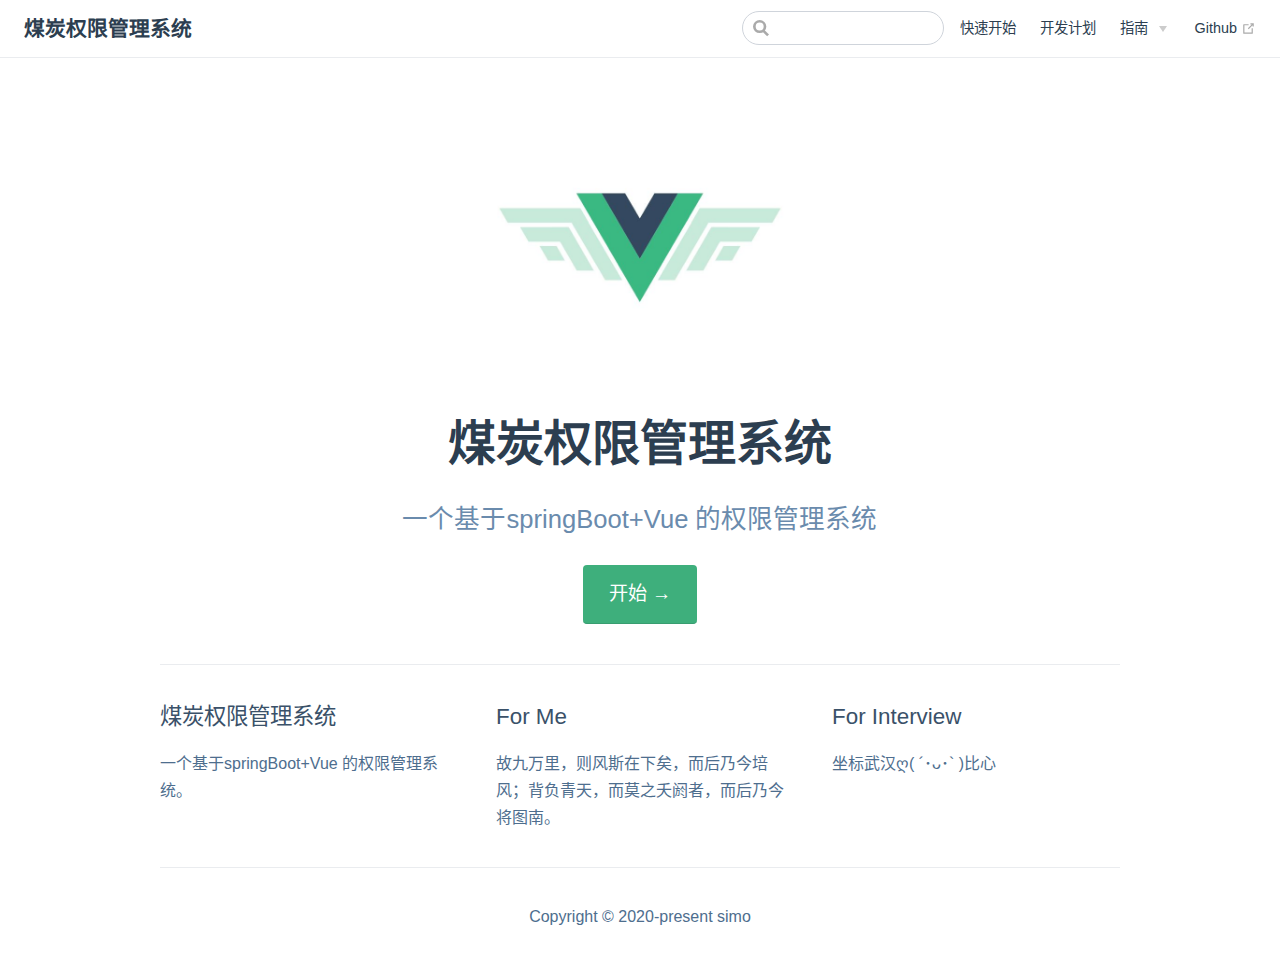
<file: index.html>
<!DOCTYPE html>
<html lang="zh-CN">
  <head>
    <meta charset="utf-8">
    <meta name="viewport" content="width=device-width,initial-scale=1">
    <title>煤炭权限管理系统</title>
    <meta name="generator" content="VuePress 1.5.2">
    <link rel="icon" href="/icon.png">
    <meta name="description" content="一个基于springBoot+Vue 的权限管理系统">
    <link rel="preload" href="/assets/css/0.styles.5ff70258.css" as="style"><link rel="preload" href="/assets/js/app.9989b519.js" as="script"><link rel="preload" href="/assets/js/2.37f28a02.js" as="script"><link rel="preload" href="/assets/js/11.6bd92b88.js" as="script"><link rel="prefetch" href="/assets/js/10.bfacdad3.js"><link rel="prefetch" href="/assets/js/12.34bde572.js"><link rel="prefetch" href="/assets/js/13.f5a37d0d.js"><link rel="prefetch" href="/assets/js/14.13147f8f.js"><link rel="prefetch" href="/assets/js/15.9545ac7b.js"><link rel="prefetch" href="/assets/js/16.858766ae.js"><link rel="prefetch" href="/assets/js/17.863dca11.js"><link rel="prefetch" href="/assets/js/18.2d4a226a.js"><link rel="prefetch" href="/assets/js/19.072985d8.js"><link rel="prefetch" href="/assets/js/3.1b257499.js"><link rel="prefetch" href="/assets/js/4.1e9e6bb7.js"><link rel="prefetch" href="/assets/js/5.035f794e.js"><link rel="prefetch" href="/assets/js/6.c6773429.js"><link rel="prefetch" href="/assets/js/7.93947fcb.js"><link rel="prefetch" href="/assets/js/8.b4267d9b.js"><link rel="prefetch" href="/assets/js/9.0d0caf8f.js">
    <link rel="stylesheet" href="/assets/css/0.styles.5ff70258.css">
  </head>
  <body>
    <div id="app" data-server-rendered="true"><div class="theme-container no-sidebar"><header class="navbar"><div class="sidebar-button"><svg xmlns="http://www.w3.org/2000/svg" aria-hidden="true" role="img" viewBox="0 0 448 512" class="icon"><path fill="currentColor" d="M436 124H12c-6.627 0-12-5.373-12-12V80c0-6.627 5.373-12 12-12h424c6.627 0 12 5.373 12 12v32c0 6.627-5.373 12-12 12zm0 160H12c-6.627 0-12-5.373-12-12v-32c0-6.627 5.373-12 12-12h424c6.627 0 12 5.373 12 12v32c0 6.627-5.373 12-12 12zm0 160H12c-6.627 0-12-5.373-12-12v-32c0-6.627 5.373-12 12-12h424c6.627 0 12 5.373 12 12v32c0 6.627-5.373 12-12 12z"></path></svg></div> <a href="/" aria-current="page" class="home-link router-link-exact-active router-link-active"><!----> <span class="site-name">煤炭权限管理系统</span></a> <div class="links"><div class="search-box"><input aria-label="Search" autocomplete="off" spellcheck="false" value=""> <!----></div> <nav class="nav-links can-hide"><div class="nav-item"><a href="/quickstart/" class="nav-link">
  快速开始
</a></div><div class="nav-item"><a href="/plan/开发计划.html" class="nav-link">
  开发计划
</a></div><div class="nav-item"><div class="dropdown-wrapper"><button type="button" aria-label="指南" class="dropdown-title"><span class="title">指南</span> <span class="arrow right"></span></button> <ul class="nav-dropdown" style="display:none;"><li class="dropdown-item"><!----> <a href="/system/需求分析.html" class="nav-link">
  需求分析
</a></li><li class="dropdown-item"><!----> <a href="/system/系统设计.html" class="nav-link">
  系统设计
</a></li><li class="dropdown-item"><!----> <a href="/system/系统实现.html" class="nav-link">
  系统实现
</a></li></ul></div></div> <a href="https://gitee.com/simows/authorityManagementSystem" target="_blank" rel="noopener noreferrer" class="repo-link">
    Github
    <svg xmlns="http://www.w3.org/2000/svg" aria-hidden="true" x="0px" y="0px" viewBox="0 0 100 100" width="15" height="15" class="icon outbound"><path fill="currentColor" d="M18.8,85.1h56l0,0c2.2,0,4-1.8,4-4v-32h-8v28h-48v-48h28v-8h-32l0,0c-2.2,0-4,1.8-4,4v56C14.8,83.3,16.6,85.1,18.8,85.1z"></path> <polygon fill="currentColor" points="45.7,48.7 51.3,54.3 77.2,28.5 77.2,37.2 85.2,37.2 85.2,14.9 62.8,14.9 62.8,22.9 71.5,22.9"></polygon></svg></a></nav></div></header> <div class="sidebar-mask"></div> <aside class="sidebar"><nav class="nav-links"><div class="nav-item"><a href="/quickstart/" class="nav-link">
  快速开始
</a></div><div class="nav-item"><a href="/plan/开发计划.html" class="nav-link">
  开发计划
</a></div><div class="nav-item"><div class="dropdown-wrapper"><button type="button" aria-label="指南" class="dropdown-title"><span class="title">指南</span> <span class="arrow right"></span></button> <ul class="nav-dropdown" style="display:none;"><li class="dropdown-item"><!----> <a href="/system/需求分析.html" class="nav-link">
  需求分析
</a></li><li class="dropdown-item"><!----> <a href="/system/系统设计.html" class="nav-link">
  系统设计
</a></li><li class="dropdown-item"><!----> <a href="/system/系统实现.html" class="nav-link">
  系统实现
</a></li></ul></div></div> <a href="https://gitee.com/simows/authorityManagementSystem" target="_blank" rel="noopener noreferrer" class="repo-link">
    Github
    <svg xmlns="http://www.w3.org/2000/svg" aria-hidden="true" x="0px" y="0px" viewBox="0 0 100 100" width="15" height="15" class="icon outbound"><path fill="currentColor" d="M18.8,85.1h56l0,0c2.2,0,4-1.8,4-4v-32h-8v28h-48v-48h28v-8h-32l0,0c-2.2,0-4,1.8-4,4v56C14.8,83.3,16.6,85.1,18.8,85.1z"></path> <polygon fill="currentColor" points="45.7,48.7 51.3,54.3 77.2,28.5 77.2,37.2 85.2,37.2 85.2,14.9 62.8,14.9 62.8,22.9 71.5,22.9"></polygon></svg></a></nav>  <ul class="sidebar-links"><li><section class="sidebar-group depth-0"><p class="sidebar-heading open"><span>Home</span> <!----></p> <!----></section></li></ul> </aside> <main aria-labelledby="main-title" class="home"><header class="hero"><img src="/logo.jpg" alt="hero"> <h1 id="main-title">
      煤炭权限管理系统
    </h1> <p class="description">
      一个基于springBoot+Vue 的权限管理系统
    </p> <p class="action"><a href="/quickstart/" class="nav-link action-button">
  开始 →
</a></p></header> <div class="features"><div class="feature"><h2>煤炭权限管理系统</h2> <p>一个基于springBoot+Vue 的权限管理系统。</p></div><div class="feature"><h2>For Me</h2> <p>故九万里，则风斯在下矣，而后乃今培风；背负青天，而莫之夭阏者，而后乃今将图南。</p></div><div class="feature"><h2>For Interview</h2> <p>坐标武汉ღ( ´･ᴗ･` )比心</p></div></div> <div class="theme-default-content custom content__default"></div> <div class="footer">
    Copyright © 2020-present simo
  </div></main></div><div class="global-ui"></div></div>
    <script src="/assets/js/app.9989b519.js" defer></script><script src="/assets/js/2.37f28a02.js" defer></script><script src="/assets/js/11.6bd92b88.js" defer></script>
  </body>
</html>
</file>
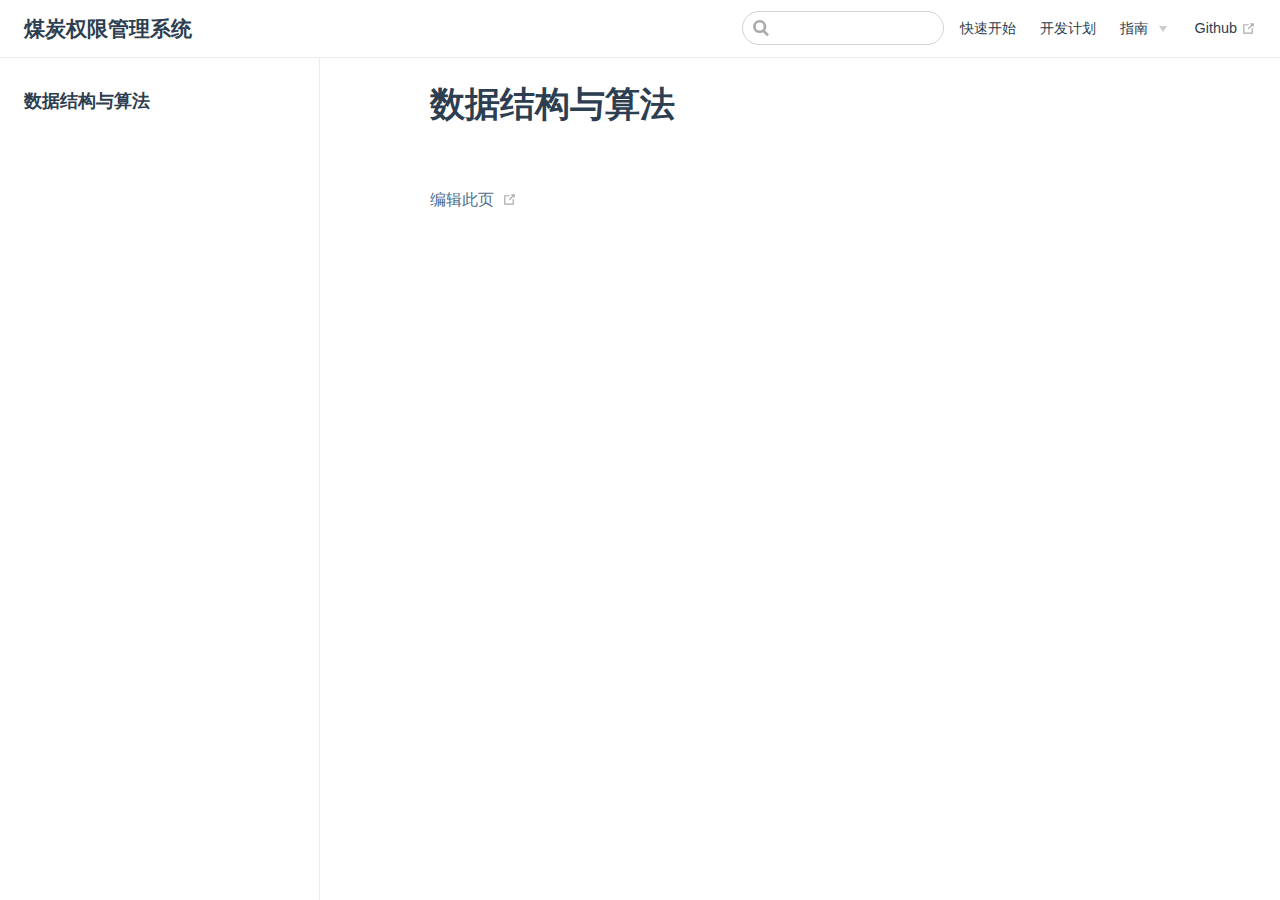
<file: algorithm/index.html>
<!DOCTYPE html>
<html lang="en-US">
  <head>
    <meta charset="utf-8">
    <meta name="viewport" content="width=device-width,initial-scale=1">
    <title>数据结构与算法 | 煤炭权限管理系统</title>
    <meta name="generator" content="VuePress 1.5.2">
    <link rel="icon" href="/icon.png">
    <meta name="description" content="一个基于springBoot+Vue 的权限管理系统">
    <link rel="preload" href="/assets/css/0.styles.5ff70258.css" as="style"><link rel="preload" href="/assets/js/app.9989b519.js" as="script"><link rel="preload" href="/assets/js/2.37f28a02.js" as="script"><link rel="preload" href="/assets/js/12.34bde572.js" as="script"><link rel="prefetch" href="/assets/js/10.bfacdad3.js"><link rel="prefetch" href="/assets/js/11.6bd92b88.js"><link rel="prefetch" href="/assets/js/13.f5a37d0d.js"><link rel="prefetch" href="/assets/js/14.13147f8f.js"><link rel="prefetch" href="/assets/js/15.9545ac7b.js"><link rel="prefetch" href="/assets/js/16.858766ae.js"><link rel="prefetch" href="/assets/js/17.863dca11.js"><link rel="prefetch" href="/assets/js/18.2d4a226a.js"><link rel="prefetch" href="/assets/js/19.072985d8.js"><link rel="prefetch" href="/assets/js/3.1b257499.js"><link rel="prefetch" href="/assets/js/4.1e9e6bb7.js"><link rel="prefetch" href="/assets/js/5.035f794e.js"><link rel="prefetch" href="/assets/js/6.c6773429.js"><link rel="prefetch" href="/assets/js/7.93947fcb.js"><link rel="prefetch" href="/assets/js/8.b4267d9b.js"><link rel="prefetch" href="/assets/js/9.0d0caf8f.js">
    <link rel="stylesheet" href="/assets/css/0.styles.5ff70258.css">
  </head>
  <body>
    <div id="app" data-server-rendered="true"><div class="theme-container"><header class="navbar"><div class="sidebar-button"><svg xmlns="http://www.w3.org/2000/svg" aria-hidden="true" role="img" viewBox="0 0 448 512" class="icon"><path fill="currentColor" d="M436 124H12c-6.627 0-12-5.373-12-12V80c0-6.627 5.373-12 12-12h424c6.627 0 12 5.373 12 12v32c0 6.627-5.373 12-12 12zm0 160H12c-6.627 0-12-5.373-12-12v-32c0-6.627 5.373-12 12-12h424c6.627 0 12 5.373 12 12v32c0 6.627-5.373 12-12 12zm0 160H12c-6.627 0-12-5.373-12-12v-32c0-6.627 5.373-12 12-12h424c6.627 0 12 5.373 12 12v32c0 6.627-5.373 12-12 12z"></path></svg></div> <a href="/" class="home-link router-link-active"><!----> <span class="site-name">煤炭权限管理系统</span></a> <div class="links"><div class="search-box"><input aria-label="Search" autocomplete="off" spellcheck="false" value=""> <!----></div> <nav class="nav-links can-hide"><div class="nav-item"><a href="/quickstart/" class="nav-link">
  快速开始
</a></div><div class="nav-item"><a href="/plan/开发计划.html" class="nav-link">
  开发计划
</a></div><div class="nav-item"><div class="dropdown-wrapper"><button type="button" aria-label="指南" class="dropdown-title"><span class="title">指南</span> <span class="arrow right"></span></button> <ul class="nav-dropdown" style="display:none;"><li class="dropdown-item"><!----> <a href="/system/需求分析.html" class="nav-link">
  需求分析
</a></li><li class="dropdown-item"><!----> <a href="/system/系统设计.html" class="nav-link">
  系统设计
</a></li><li class="dropdown-item"><!----> <a href="/system/系统实现.html" class="nav-link">
  系统实现
</a></li></ul></div></div> <a href="https://gitee.com/simows/authorityManagementSystem" target="_blank" rel="noopener noreferrer" class="repo-link">
    Github
    <svg xmlns="http://www.w3.org/2000/svg" aria-hidden="true" x="0px" y="0px" viewBox="0 0 100 100" width="15" height="15" class="icon outbound"><path fill="currentColor" d="M18.8,85.1h56l0,0c2.2,0,4-1.8,4-4v-32h-8v28h-48v-48h28v-8h-32l0,0c-2.2,0-4,1.8-4,4v56C14.8,83.3,16.6,85.1,18.8,85.1z"></path> <polygon fill="currentColor" points="45.7,48.7 51.3,54.3 77.2,28.5 77.2,37.2 85.2,37.2 85.2,14.9 62.8,14.9 62.8,22.9 71.5,22.9"></polygon></svg></a></nav></div></header> <div class="sidebar-mask"></div> <aside class="sidebar"><nav class="nav-links"><div class="nav-item"><a href="/quickstart/" class="nav-link">
  快速开始
</a></div><div class="nav-item"><a href="/plan/开发计划.html" class="nav-link">
  开发计划
</a></div><div class="nav-item"><div class="dropdown-wrapper"><button type="button" aria-label="指南" class="dropdown-title"><span class="title">指南</span> <span class="arrow right"></span></button> <ul class="nav-dropdown" style="display:none;"><li class="dropdown-item"><!----> <a href="/system/需求分析.html" class="nav-link">
  需求分析
</a></li><li class="dropdown-item"><!----> <a href="/system/系统设计.html" class="nav-link">
  系统设计
</a></li><li class="dropdown-item"><!----> <a href="/system/系统实现.html" class="nav-link">
  系统实现
</a></li></ul></div></div> <a href="https://gitee.com/simows/authorityManagementSystem" target="_blank" rel="noopener noreferrer" class="repo-link">
    Github
    <svg xmlns="http://www.w3.org/2000/svg" aria-hidden="true" x="0px" y="0px" viewBox="0 0 100 100" width="15" height="15" class="icon outbound"><path fill="currentColor" d="M18.8,85.1h56l0,0c2.2,0,4-1.8,4-4v-32h-8v28h-48v-48h28v-8h-32l0,0c-2.2,0-4,1.8-4,4v56C14.8,83.3,16.6,85.1,18.8,85.1z"></path> <polygon fill="currentColor" points="45.7,48.7 51.3,54.3 77.2,28.5 77.2,37.2 85.2,37.2 85.2,14.9 62.8,14.9 62.8,22.9 71.5,22.9"></polygon></svg></a></nav>  <ul class="sidebar-links"><li><section class="sidebar-group depth-0"><p class="sidebar-heading open"><span>数据结构与算法</span> <!----></p> <!----></section></li></ul> </aside> <main class="page"> <div class="theme-default-content content__default"><h1 id="数据结构与算法"><a href="#数据结构与算法" class="header-anchor">#</a> 数据结构与算法</h1></div> <footer class="page-edit"><div class="edit-link"><a href="https://gitee.com/simows/authorityManagementSystem/edit/master/algorithm/README.md" target="_blank" rel="noopener noreferrer">编辑此页</a> <svg xmlns="http://www.w3.org/2000/svg" aria-hidden="true" x="0px" y="0px" viewBox="0 0 100 100" width="15" height="15" class="icon outbound"><path fill="currentColor" d="M18.8,85.1h56l0,0c2.2,0,4-1.8,4-4v-32h-8v28h-48v-48h28v-8h-32l0,0c-2.2,0-4,1.8-4,4v56C14.8,83.3,16.6,85.1,18.8,85.1z"></path> <polygon fill="currentColor" points="45.7,48.7 51.3,54.3 77.2,28.5 77.2,37.2 85.2,37.2 85.2,14.9 62.8,14.9 62.8,22.9 71.5,22.9"></polygon></svg></div> <!----></footer> <!----> </main></div><div class="global-ui"></div></div>
    <script src="/assets/js/app.9989b519.js" defer></script><script src="/assets/js/2.37f28a02.js" defer></script><script src="/assets/js/12.34bde572.js" defer></script>
  </body>
</html>
</file>
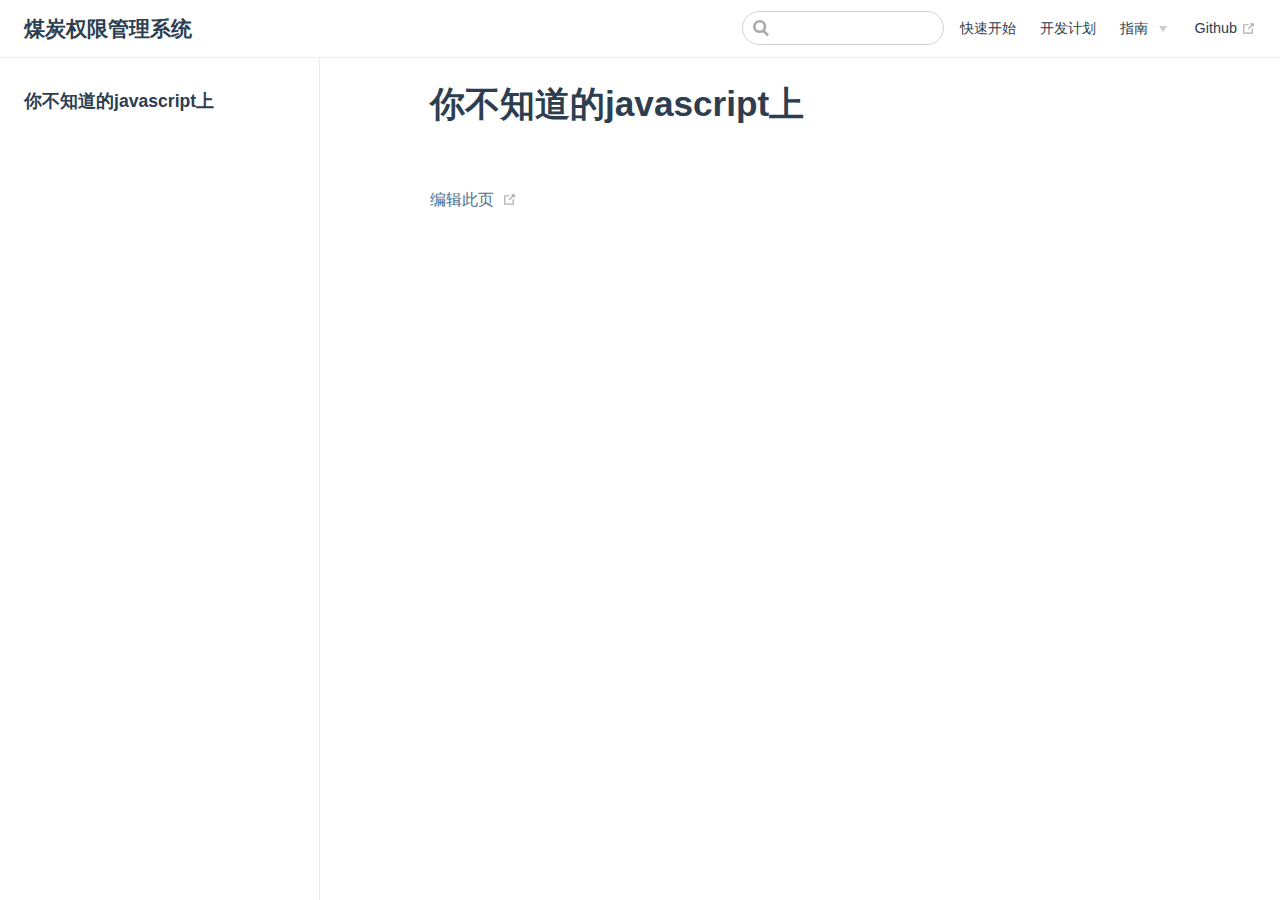
<file: books/你不知道的javascript上.html>
<!DOCTYPE html>
<html lang="en-US">
  <head>
    <meta charset="utf-8">
    <meta name="viewport" content="width=device-width,initial-scale=1">
    <title>你不知道的javascript上 | 煤炭权限管理系统</title>
    <meta name="generator" content="VuePress 1.5.2">
    <link rel="icon" href="/icon.png">
    <meta name="description" content="一个基于springBoot+Vue 的权限管理系统">
    <link rel="preload" href="/assets/css/0.styles.5ff70258.css" as="style"><link rel="preload" href="/assets/js/app.9989b519.js" as="script"><link rel="preload" href="/assets/js/2.37f28a02.js" as="script"><link rel="preload" href="/assets/js/13.f5a37d0d.js" as="script"><link rel="prefetch" href="/assets/js/10.bfacdad3.js"><link rel="prefetch" href="/assets/js/11.6bd92b88.js"><link rel="prefetch" href="/assets/js/12.34bde572.js"><link rel="prefetch" href="/assets/js/14.13147f8f.js"><link rel="prefetch" href="/assets/js/15.9545ac7b.js"><link rel="prefetch" href="/assets/js/16.858766ae.js"><link rel="prefetch" href="/assets/js/17.863dca11.js"><link rel="prefetch" href="/assets/js/18.2d4a226a.js"><link rel="prefetch" href="/assets/js/19.072985d8.js"><link rel="prefetch" href="/assets/js/3.1b257499.js"><link rel="prefetch" href="/assets/js/4.1e9e6bb7.js"><link rel="prefetch" href="/assets/js/5.035f794e.js"><link rel="prefetch" href="/assets/js/6.c6773429.js"><link rel="prefetch" href="/assets/js/7.93947fcb.js"><link rel="prefetch" href="/assets/js/8.b4267d9b.js"><link rel="prefetch" href="/assets/js/9.0d0caf8f.js">
    <link rel="stylesheet" href="/assets/css/0.styles.5ff70258.css">
  </head>
  <body>
    <div id="app" data-server-rendered="true"><div class="theme-container"><header class="navbar"><div class="sidebar-button"><svg xmlns="http://www.w3.org/2000/svg" aria-hidden="true" role="img" viewBox="0 0 448 512" class="icon"><path fill="currentColor" d="M436 124H12c-6.627 0-12-5.373-12-12V80c0-6.627 5.373-12 12-12h424c6.627 0 12 5.373 12 12v32c0 6.627-5.373 12-12 12zm0 160H12c-6.627 0-12-5.373-12-12v-32c0-6.627 5.373-12 12-12h424c6.627 0 12 5.373 12 12v32c0 6.627-5.373 12-12 12zm0 160H12c-6.627 0-12-5.373-12-12v-32c0-6.627 5.373-12 12-12h424c6.627 0 12 5.373 12 12v32c0 6.627-5.373 12-12 12z"></path></svg></div> <a href="/" class="home-link router-link-active"><!----> <span class="site-name">煤炭权限管理系统</span></a> <div class="links"><div class="search-box"><input aria-label="Search" autocomplete="off" spellcheck="false" value=""> <!----></div> <nav class="nav-links can-hide"><div class="nav-item"><a href="/quickstart/" class="nav-link">
  快速开始
</a></div><div class="nav-item"><a href="/plan/开发计划.html" class="nav-link">
  开发计划
</a></div><div class="nav-item"><div class="dropdown-wrapper"><button type="button" aria-label="指南" class="dropdown-title"><span class="title">指南</span> <span class="arrow right"></span></button> <ul class="nav-dropdown" style="display:none;"><li class="dropdown-item"><!----> <a href="/system/需求分析.html" class="nav-link">
  需求分析
</a></li><li class="dropdown-item"><!----> <a href="/system/系统设计.html" class="nav-link">
  系统设计
</a></li><li class="dropdown-item"><!----> <a href="/system/系统实现.html" class="nav-link">
  系统实现
</a></li></ul></div></div> <a href="https://gitee.com/simows/authorityManagementSystem" target="_blank" rel="noopener noreferrer" class="repo-link">
    Github
    <svg xmlns="http://www.w3.org/2000/svg" aria-hidden="true" x="0px" y="0px" viewBox="0 0 100 100" width="15" height="15" class="icon outbound"><path fill="currentColor" d="M18.8,85.1h56l0,0c2.2,0,4-1.8,4-4v-32h-8v28h-48v-48h28v-8h-32l0,0c-2.2,0-4,1.8-4,4v56C14.8,83.3,16.6,85.1,18.8,85.1z"></path> <polygon fill="currentColor" points="45.7,48.7 51.3,54.3 77.2,28.5 77.2,37.2 85.2,37.2 85.2,14.9 62.8,14.9 62.8,22.9 71.5,22.9"></polygon></svg></a></nav></div></header> <div class="sidebar-mask"></div> <aside class="sidebar"><nav class="nav-links"><div class="nav-item"><a href="/quickstart/" class="nav-link">
  快速开始
</a></div><div class="nav-item"><a href="/plan/开发计划.html" class="nav-link">
  开发计划
</a></div><div class="nav-item"><div class="dropdown-wrapper"><button type="button" aria-label="指南" class="dropdown-title"><span class="title">指南</span> <span class="arrow right"></span></button> <ul class="nav-dropdown" style="display:none;"><li class="dropdown-item"><!----> <a href="/system/需求分析.html" class="nav-link">
  需求分析
</a></li><li class="dropdown-item"><!----> <a href="/system/系统设计.html" class="nav-link">
  系统设计
</a></li><li class="dropdown-item"><!----> <a href="/system/系统实现.html" class="nav-link">
  系统实现
</a></li></ul></div></div> <a href="https://gitee.com/simows/authorityManagementSystem" target="_blank" rel="noopener noreferrer" class="repo-link">
    Github
    <svg xmlns="http://www.w3.org/2000/svg" aria-hidden="true" x="0px" y="0px" viewBox="0 0 100 100" width="15" height="15" class="icon outbound"><path fill="currentColor" d="M18.8,85.1h56l0,0c2.2,0,4-1.8,4-4v-32h-8v28h-48v-48h28v-8h-32l0,0c-2.2,0-4,1.8-4,4v56C14.8,83.3,16.6,85.1,18.8,85.1z"></path> <polygon fill="currentColor" points="45.7,48.7 51.3,54.3 77.2,28.5 77.2,37.2 85.2,37.2 85.2,14.9 62.8,14.9 62.8,22.9 71.5,22.9"></polygon></svg></a></nav>  <ul class="sidebar-links"><li><section class="sidebar-group depth-0"><p class="sidebar-heading open"><span>你不知道的javascript上</span> <!----></p> <!----></section></li></ul> </aside> <main class="page"> <div class="theme-default-content content__default"><h1 id="你不知道的javascript上"><a href="#你不知道的javascript上" class="header-anchor">#</a> 你不知道的javascript上</h1></div> <footer class="page-edit"><div class="edit-link"><a href="https://gitee.com/simows/authorityManagementSystem/edit/master/books/你不知道的javascript上.md" target="_blank" rel="noopener noreferrer">编辑此页</a> <svg xmlns="http://www.w3.org/2000/svg" aria-hidden="true" x="0px" y="0px" viewBox="0 0 100 100" width="15" height="15" class="icon outbound"><path fill="currentColor" d="M18.8,85.1h56l0,0c2.2,0,4-1.8,4-4v-32h-8v28h-48v-48h28v-8h-32l0,0c-2.2,0-4,1.8-4,4v56C14.8,83.3,16.6,85.1,18.8,85.1z"></path> <polygon fill="currentColor" points="45.7,48.7 51.3,54.3 77.2,28.5 77.2,37.2 85.2,37.2 85.2,14.9 62.8,14.9 62.8,22.9 71.5,22.9"></polygon></svg></div> <!----></footer> <!----> </main></div><div class="global-ui"></div></div>
    <script src="/assets/js/app.9989b519.js" defer></script><script src="/assets/js/2.37f28a02.js" defer></script><script src="/assets/js/13.f5a37d0d.js" defer></script>
  </body>
</html>
</file>
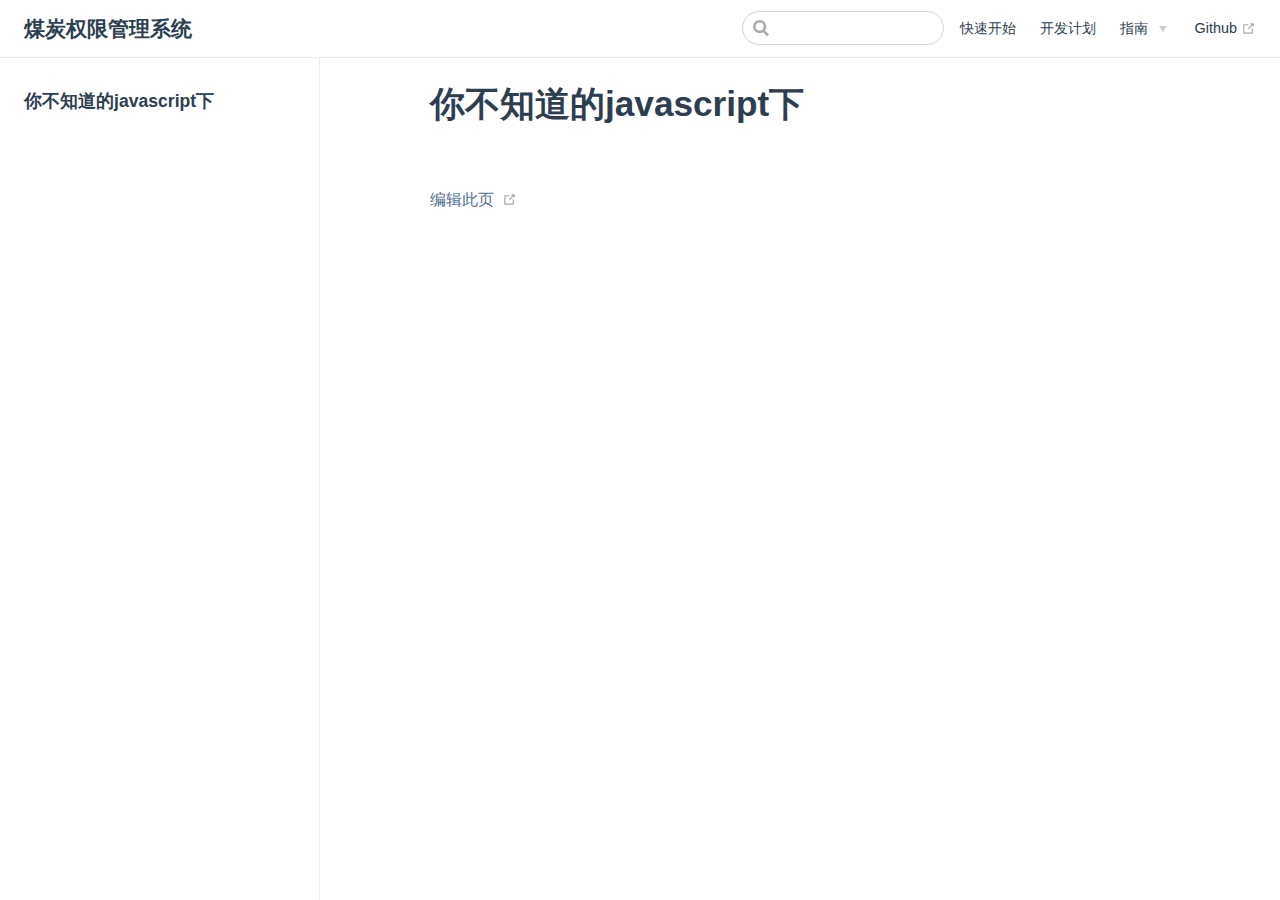
<file: books/你不知道的javascript下.html>
<!DOCTYPE html>
<html lang="en-US">
  <head>
    <meta charset="utf-8">
    <meta name="viewport" content="width=device-width,initial-scale=1">
    <title>你不知道的javascript下 | 煤炭权限管理系统</title>
    <meta name="generator" content="VuePress 1.5.2">
    <link rel="icon" href="/icon.png">
    <meta name="description" content="一个基于springBoot+Vue 的权限管理系统">
    <link rel="preload" href="/assets/css/0.styles.5ff70258.css" as="style"><link rel="preload" href="/assets/js/app.9989b519.js" as="script"><link rel="preload" href="/assets/js/2.37f28a02.js" as="script"><link rel="preload" href="/assets/js/14.13147f8f.js" as="script"><link rel="prefetch" href="/assets/js/10.bfacdad3.js"><link rel="prefetch" href="/assets/js/11.6bd92b88.js"><link rel="prefetch" href="/assets/js/12.34bde572.js"><link rel="prefetch" href="/assets/js/13.f5a37d0d.js"><link rel="prefetch" href="/assets/js/15.9545ac7b.js"><link rel="prefetch" href="/assets/js/16.858766ae.js"><link rel="prefetch" href="/assets/js/17.863dca11.js"><link rel="prefetch" href="/assets/js/18.2d4a226a.js"><link rel="prefetch" href="/assets/js/19.072985d8.js"><link rel="prefetch" href="/assets/js/3.1b257499.js"><link rel="prefetch" href="/assets/js/4.1e9e6bb7.js"><link rel="prefetch" href="/assets/js/5.035f794e.js"><link rel="prefetch" href="/assets/js/6.c6773429.js"><link rel="prefetch" href="/assets/js/7.93947fcb.js"><link rel="prefetch" href="/assets/js/8.b4267d9b.js"><link rel="prefetch" href="/assets/js/9.0d0caf8f.js">
    <link rel="stylesheet" href="/assets/css/0.styles.5ff70258.css">
  </head>
  <body>
    <div id="app" data-server-rendered="true"><div class="theme-container"><header class="navbar"><div class="sidebar-button"><svg xmlns="http://www.w3.org/2000/svg" aria-hidden="true" role="img" viewBox="0 0 448 512" class="icon"><path fill="currentColor" d="M436 124H12c-6.627 0-12-5.373-12-12V80c0-6.627 5.373-12 12-12h424c6.627 0 12 5.373 12 12v32c0 6.627-5.373 12-12 12zm0 160H12c-6.627 0-12-5.373-12-12v-32c0-6.627 5.373-12 12-12h424c6.627 0 12 5.373 12 12v32c0 6.627-5.373 12-12 12zm0 160H12c-6.627 0-12-5.373-12-12v-32c0-6.627 5.373-12 12-12h424c6.627 0 12 5.373 12 12v32c0 6.627-5.373 12-12 12z"></path></svg></div> <a href="/" class="home-link router-link-active"><!----> <span class="site-name">煤炭权限管理系统</span></a> <div class="links"><div class="search-box"><input aria-label="Search" autocomplete="off" spellcheck="false" value=""> <!----></div> <nav class="nav-links can-hide"><div class="nav-item"><a href="/quickstart/" class="nav-link">
  快速开始
</a></div><div class="nav-item"><a href="/plan/开发计划.html" class="nav-link">
  开发计划
</a></div><div class="nav-item"><div class="dropdown-wrapper"><button type="button" aria-label="指南" class="dropdown-title"><span class="title">指南</span> <span class="arrow right"></span></button> <ul class="nav-dropdown" style="display:none;"><li class="dropdown-item"><!----> <a href="/system/需求分析.html" class="nav-link">
  需求分析
</a></li><li class="dropdown-item"><!----> <a href="/system/系统设计.html" class="nav-link">
  系统设计
</a></li><li class="dropdown-item"><!----> <a href="/system/系统实现.html" class="nav-link">
  系统实现
</a></li></ul></div></div> <a href="https://gitee.com/simows/authorityManagementSystem" target="_blank" rel="noopener noreferrer" class="repo-link">
    Github
    <svg xmlns="http://www.w3.org/2000/svg" aria-hidden="true" x="0px" y="0px" viewBox="0 0 100 100" width="15" height="15" class="icon outbound"><path fill="currentColor" d="M18.8,85.1h56l0,0c2.2,0,4-1.8,4-4v-32h-8v28h-48v-48h28v-8h-32l0,0c-2.2,0-4,1.8-4,4v56C14.8,83.3,16.6,85.1,18.8,85.1z"></path> <polygon fill="currentColor" points="45.7,48.7 51.3,54.3 77.2,28.5 77.2,37.2 85.2,37.2 85.2,14.9 62.8,14.9 62.8,22.9 71.5,22.9"></polygon></svg></a></nav></div></header> <div class="sidebar-mask"></div> <aside class="sidebar"><nav class="nav-links"><div class="nav-item"><a href="/quickstart/" class="nav-link">
  快速开始
</a></div><div class="nav-item"><a href="/plan/开发计划.html" class="nav-link">
  开发计划
</a></div><div class="nav-item"><div class="dropdown-wrapper"><button type="button" aria-label="指南" class="dropdown-title"><span class="title">指南</span> <span class="arrow right"></span></button> <ul class="nav-dropdown" style="display:none;"><li class="dropdown-item"><!----> <a href="/system/需求分析.html" class="nav-link">
  需求分析
</a></li><li class="dropdown-item"><!----> <a href="/system/系统设计.html" class="nav-link">
  系统设计
</a></li><li class="dropdown-item"><!----> <a href="/system/系统实现.html" class="nav-link">
  系统实现
</a></li></ul></div></div> <a href="https://gitee.com/simows/authorityManagementSystem" target="_blank" rel="noopener noreferrer" class="repo-link">
    Github
    <svg xmlns="http://www.w3.org/2000/svg" aria-hidden="true" x="0px" y="0px" viewBox="0 0 100 100" width="15" height="15" class="icon outbound"><path fill="currentColor" d="M18.8,85.1h56l0,0c2.2,0,4-1.8,4-4v-32h-8v28h-48v-48h28v-8h-32l0,0c-2.2,0-4,1.8-4,4v56C14.8,83.3,16.6,85.1,18.8,85.1z"></path> <polygon fill="currentColor" points="45.7,48.7 51.3,54.3 77.2,28.5 77.2,37.2 85.2,37.2 85.2,14.9 62.8,14.9 62.8,22.9 71.5,22.9"></polygon></svg></a></nav>  <ul class="sidebar-links"><li><section class="sidebar-group depth-0"><p class="sidebar-heading open"><span>你不知道的javascript下</span> <!----></p> <!----></section></li></ul> </aside> <main class="page"> <div class="theme-default-content content__default"><h1 id="你不知道的javascript下"><a href="#你不知道的javascript下" class="header-anchor">#</a> 你不知道的javascript下</h1></div> <footer class="page-edit"><div class="edit-link"><a href="https://gitee.com/simows/authorityManagementSystem/edit/master/books/你不知道的javascript下.md" target="_blank" rel="noopener noreferrer">编辑此页</a> <svg xmlns="http://www.w3.org/2000/svg" aria-hidden="true" x="0px" y="0px" viewBox="0 0 100 100" width="15" height="15" class="icon outbound"><path fill="currentColor" d="M18.8,85.1h56l0,0c2.2,0,4-1.8,4-4v-32h-8v28h-48v-48h28v-8h-32l0,0c-2.2,0-4,1.8-4,4v56C14.8,83.3,16.6,85.1,18.8,85.1z"></path> <polygon fill="currentColor" points="45.7,48.7 51.3,54.3 77.2,28.5 77.2,37.2 85.2,37.2 85.2,14.9 62.8,14.9 62.8,22.9 71.5,22.9"></polygon></svg></div> <!----></footer> <!----> </main></div><div class="global-ui"></div></div>
    <script src="/assets/js/app.9989b519.js" defer></script><script src="/assets/js/2.37f28a02.js" defer></script><script src="/assets/js/14.13147f8f.js" defer></script>
  </body>
</html>
</file>
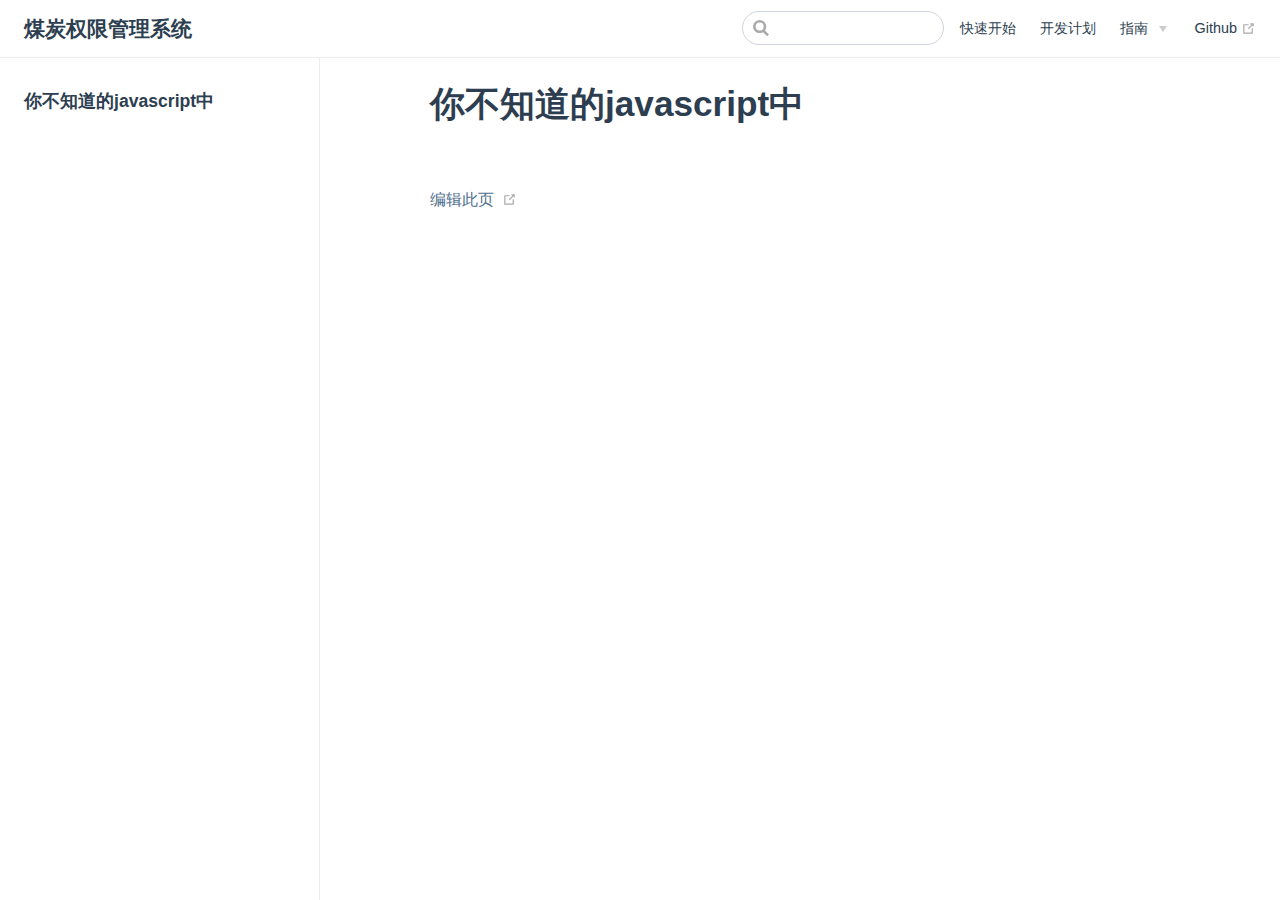
<file: books/你不知道的javascript中.html>
<!DOCTYPE html>
<html lang="en-US">
  <head>
    <meta charset="utf-8">
    <meta name="viewport" content="width=device-width,initial-scale=1">
    <title>你不知道的javascript中 | 煤炭权限管理系统</title>
    <meta name="generator" content="VuePress 1.5.2">
    <link rel="icon" href="/icon.png">
    <meta name="description" content="一个基于springBoot+Vue 的权限管理系统">
    <link rel="preload" href="/assets/css/0.styles.5ff70258.css" as="style"><link rel="preload" href="/assets/js/app.9989b519.js" as="script"><link rel="preload" href="/assets/js/2.37f28a02.js" as="script"><link rel="preload" href="/assets/js/15.9545ac7b.js" as="script"><link rel="prefetch" href="/assets/js/10.bfacdad3.js"><link rel="prefetch" href="/assets/js/11.6bd92b88.js"><link rel="prefetch" href="/assets/js/12.34bde572.js"><link rel="prefetch" href="/assets/js/13.f5a37d0d.js"><link rel="prefetch" href="/assets/js/14.13147f8f.js"><link rel="prefetch" href="/assets/js/16.858766ae.js"><link rel="prefetch" href="/assets/js/17.863dca11.js"><link rel="prefetch" href="/assets/js/18.2d4a226a.js"><link rel="prefetch" href="/assets/js/19.072985d8.js"><link rel="prefetch" href="/assets/js/3.1b257499.js"><link rel="prefetch" href="/assets/js/4.1e9e6bb7.js"><link rel="prefetch" href="/assets/js/5.035f794e.js"><link rel="prefetch" href="/assets/js/6.c6773429.js"><link rel="prefetch" href="/assets/js/7.93947fcb.js"><link rel="prefetch" href="/assets/js/8.b4267d9b.js"><link rel="prefetch" href="/assets/js/9.0d0caf8f.js">
    <link rel="stylesheet" href="/assets/css/0.styles.5ff70258.css">
  </head>
  <body>
    <div id="app" data-server-rendered="true"><div class="theme-container"><header class="navbar"><div class="sidebar-button"><svg xmlns="http://www.w3.org/2000/svg" aria-hidden="true" role="img" viewBox="0 0 448 512" class="icon"><path fill="currentColor" d="M436 124H12c-6.627 0-12-5.373-12-12V80c0-6.627 5.373-12 12-12h424c6.627 0 12 5.373 12 12v32c0 6.627-5.373 12-12 12zm0 160H12c-6.627 0-12-5.373-12-12v-32c0-6.627 5.373-12 12-12h424c6.627 0 12 5.373 12 12v32c0 6.627-5.373 12-12 12zm0 160H12c-6.627 0-12-5.373-12-12v-32c0-6.627 5.373-12 12-12h424c6.627 0 12 5.373 12 12v32c0 6.627-5.373 12-12 12z"></path></svg></div> <a href="/" class="home-link router-link-active"><!----> <span class="site-name">煤炭权限管理系统</span></a> <div class="links"><div class="search-box"><input aria-label="Search" autocomplete="off" spellcheck="false" value=""> <!----></div> <nav class="nav-links can-hide"><div class="nav-item"><a href="/quickstart/" class="nav-link">
  快速开始
</a></div><div class="nav-item"><a href="/plan/开发计划.html" class="nav-link">
  开发计划
</a></div><div class="nav-item"><div class="dropdown-wrapper"><button type="button" aria-label="指南" class="dropdown-title"><span class="title">指南</span> <span class="arrow right"></span></button> <ul class="nav-dropdown" style="display:none;"><li class="dropdown-item"><!----> <a href="/system/需求分析.html" class="nav-link">
  需求分析
</a></li><li class="dropdown-item"><!----> <a href="/system/系统设计.html" class="nav-link">
  系统设计
</a></li><li class="dropdown-item"><!----> <a href="/system/系统实现.html" class="nav-link">
  系统实现
</a></li></ul></div></div> <a href="https://gitee.com/simows/authorityManagementSystem" target="_blank" rel="noopener noreferrer" class="repo-link">
    Github
    <svg xmlns="http://www.w3.org/2000/svg" aria-hidden="true" x="0px" y="0px" viewBox="0 0 100 100" width="15" height="15" class="icon outbound"><path fill="currentColor" d="M18.8,85.1h56l0,0c2.2,0,4-1.8,4-4v-32h-8v28h-48v-48h28v-8h-32l0,0c-2.2,0-4,1.8-4,4v56C14.8,83.3,16.6,85.1,18.8,85.1z"></path> <polygon fill="currentColor" points="45.7,48.7 51.3,54.3 77.2,28.5 77.2,37.2 85.2,37.2 85.2,14.9 62.8,14.9 62.8,22.9 71.5,22.9"></polygon></svg></a></nav></div></header> <div class="sidebar-mask"></div> <aside class="sidebar"><nav class="nav-links"><div class="nav-item"><a href="/quickstart/" class="nav-link">
  快速开始
</a></div><div class="nav-item"><a href="/plan/开发计划.html" class="nav-link">
  开发计划
</a></div><div class="nav-item"><div class="dropdown-wrapper"><button type="button" aria-label="指南" class="dropdown-title"><span class="title">指南</span> <span class="arrow right"></span></button> <ul class="nav-dropdown" style="display:none;"><li class="dropdown-item"><!----> <a href="/system/需求分析.html" class="nav-link">
  需求分析
</a></li><li class="dropdown-item"><!----> <a href="/system/系统设计.html" class="nav-link">
  系统设计
</a></li><li class="dropdown-item"><!----> <a href="/system/系统实现.html" class="nav-link">
  系统实现
</a></li></ul></div></div> <a href="https://gitee.com/simows/authorityManagementSystem" target="_blank" rel="noopener noreferrer" class="repo-link">
    Github
    <svg xmlns="http://www.w3.org/2000/svg" aria-hidden="true" x="0px" y="0px" viewBox="0 0 100 100" width="15" height="15" class="icon outbound"><path fill="currentColor" d="M18.8,85.1h56l0,0c2.2,0,4-1.8,4-4v-32h-8v28h-48v-48h28v-8h-32l0,0c-2.2,0-4,1.8-4,4v56C14.8,83.3,16.6,85.1,18.8,85.1z"></path> <polygon fill="currentColor" points="45.7,48.7 51.3,54.3 77.2,28.5 77.2,37.2 85.2,37.2 85.2,14.9 62.8,14.9 62.8,22.9 71.5,22.9"></polygon></svg></a></nav>  <ul class="sidebar-links"><li><section class="sidebar-group depth-0"><p class="sidebar-heading open"><span>你不知道的javascript中</span> <!----></p> <!----></section></li></ul> </aside> <main class="page"> <div class="theme-default-content content__default"><h1 id="你不知道的javascript中"><a href="#你不知道的javascript中" class="header-anchor">#</a> 你不知道的javascript中</h1></div> <footer class="page-edit"><div class="edit-link"><a href="https://gitee.com/simows/authorityManagementSystem/edit/master/books/你不知道的javascript中.md" target="_blank" rel="noopener noreferrer">编辑此页</a> <svg xmlns="http://www.w3.org/2000/svg" aria-hidden="true" x="0px" y="0px" viewBox="0 0 100 100" width="15" height="15" class="icon outbound"><path fill="currentColor" d="M18.8,85.1h56l0,0c2.2,0,4-1.8,4-4v-32h-8v28h-48v-48h28v-8h-32l0,0c-2.2,0-4,1.8-4,4v56C14.8,83.3,16.6,85.1,18.8,85.1z"></path> <polygon fill="currentColor" points="45.7,48.7 51.3,54.3 77.2,28.5 77.2,37.2 85.2,37.2 85.2,14.9 62.8,14.9 62.8,22.9 71.5,22.9"></polygon></svg></div> <!----></footer> <!----> </main></div><div class="global-ui"></div></div>
    <script src="/assets/js/app.9989b519.js" defer></script><script src="/assets/js/2.37f28a02.js" defer></script><script src="/assets/js/15.9545ac7b.js" defer></script>
  </body>
</html>
</file>
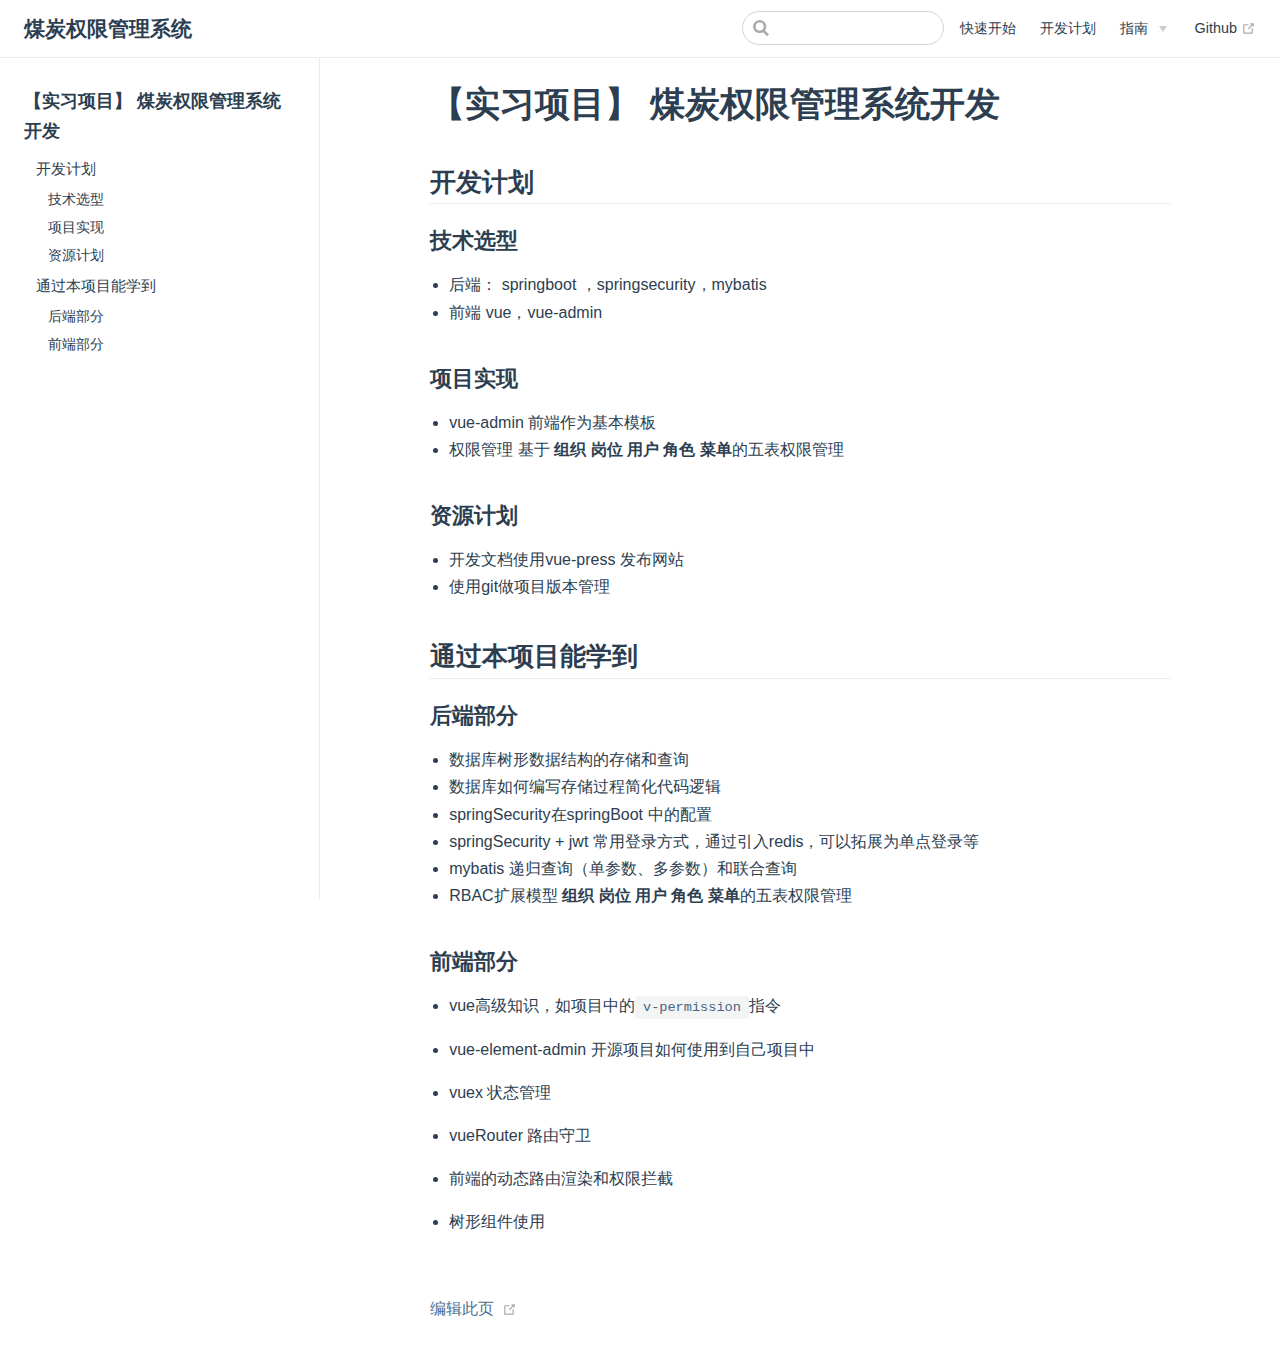
<file: plan/开发计划.html>
<!DOCTYPE html>
<html lang="en-US">
  <head>
    <meta charset="utf-8">
    <meta name="viewport" content="width=device-width,initial-scale=1">
    <title>【实习项目】 煤炭权限管理系统开发 | 煤炭权限管理系统</title>
    <meta name="generator" content="VuePress 1.5.2">
    <link rel="icon" href="/icon.png">
    <meta name="description" content="一个基于springBoot+Vue 的权限管理系统">
    <link rel="preload" href="/assets/css/0.styles.5ff70258.css" as="style"><link rel="preload" href="/assets/js/app.9989b519.js" as="script"><link rel="preload" href="/assets/js/2.37f28a02.js" as="script"><link rel="preload" href="/assets/js/16.858766ae.js" as="script"><link rel="prefetch" href="/assets/js/10.bfacdad3.js"><link rel="prefetch" href="/assets/js/11.6bd92b88.js"><link rel="prefetch" href="/assets/js/12.34bde572.js"><link rel="prefetch" href="/assets/js/13.f5a37d0d.js"><link rel="prefetch" href="/assets/js/14.13147f8f.js"><link rel="prefetch" href="/assets/js/15.9545ac7b.js"><link rel="prefetch" href="/assets/js/17.863dca11.js"><link rel="prefetch" href="/assets/js/18.2d4a226a.js"><link rel="prefetch" href="/assets/js/19.072985d8.js"><link rel="prefetch" href="/assets/js/3.1b257499.js"><link rel="prefetch" href="/assets/js/4.1e9e6bb7.js"><link rel="prefetch" href="/assets/js/5.035f794e.js"><link rel="prefetch" href="/assets/js/6.c6773429.js"><link rel="prefetch" href="/assets/js/7.93947fcb.js"><link rel="prefetch" href="/assets/js/8.b4267d9b.js"><link rel="prefetch" href="/assets/js/9.0d0caf8f.js">
    <link rel="stylesheet" href="/assets/css/0.styles.5ff70258.css">
  </head>
  <body>
    <div id="app" data-server-rendered="true"><div class="theme-container"><header class="navbar"><div class="sidebar-button"><svg xmlns="http://www.w3.org/2000/svg" aria-hidden="true" role="img" viewBox="0 0 448 512" class="icon"><path fill="currentColor" d="M436 124H12c-6.627 0-12-5.373-12-12V80c0-6.627 5.373-12 12-12h424c6.627 0 12 5.373 12 12v32c0 6.627-5.373 12-12 12zm0 160H12c-6.627 0-12-5.373-12-12v-32c0-6.627 5.373-12 12-12h424c6.627 0 12 5.373 12 12v32c0 6.627-5.373 12-12 12zm0 160H12c-6.627 0-12-5.373-12-12v-32c0-6.627 5.373-12 12-12h424c6.627 0 12 5.373 12 12v32c0 6.627-5.373 12-12 12z"></path></svg></div> <a href="/" class="home-link router-link-active"><!----> <span class="site-name">煤炭权限管理系统</span></a> <div class="links"><div class="search-box"><input aria-label="Search" autocomplete="off" spellcheck="false" value=""> <!----></div> <nav class="nav-links can-hide"><div class="nav-item"><a href="/quickstart/" class="nav-link">
  快速开始
</a></div><div class="nav-item"><a href="/plan/开发计划.html" class="nav-link">
  开发计划
</a></div><div class="nav-item"><div class="dropdown-wrapper"><button type="button" aria-label="指南" class="dropdown-title"><span class="title">指南</span> <span class="arrow right"></span></button> <ul class="nav-dropdown" style="display:none;"><li class="dropdown-item"><!----> <a href="/system/需求分析.html" class="nav-link">
  需求分析
</a></li><li class="dropdown-item"><!----> <a href="/system/系统设计.html" class="nav-link">
  系统设计
</a></li><li class="dropdown-item"><!----> <a href="/system/系统实现.html" class="nav-link">
  系统实现
</a></li></ul></div></div> <a href="https://gitee.com/simows/authorityManagementSystem" target="_blank" rel="noopener noreferrer" class="repo-link">
    Github
    <svg xmlns="http://www.w3.org/2000/svg" aria-hidden="true" x="0px" y="0px" viewBox="0 0 100 100" width="15" height="15" class="icon outbound"><path fill="currentColor" d="M18.8,85.1h56l0,0c2.2,0,4-1.8,4-4v-32h-8v28h-48v-48h28v-8h-32l0,0c-2.2,0-4,1.8-4,4v56C14.8,83.3,16.6,85.1,18.8,85.1z"></path> <polygon fill="currentColor" points="45.7,48.7 51.3,54.3 77.2,28.5 77.2,37.2 85.2,37.2 85.2,14.9 62.8,14.9 62.8,22.9 71.5,22.9"></polygon></svg></a></nav></div></header> <div class="sidebar-mask"></div> <aside class="sidebar"><nav class="nav-links"><div class="nav-item"><a href="/quickstart/" class="nav-link">
  快速开始
</a></div><div class="nav-item"><a href="/plan/开发计划.html" class="nav-link">
  开发计划
</a></div><div class="nav-item"><div class="dropdown-wrapper"><button type="button" aria-label="指南" class="dropdown-title"><span class="title">指南</span> <span class="arrow right"></span></button> <ul class="nav-dropdown" style="display:none;"><li class="dropdown-item"><!----> <a href="/system/需求分析.html" class="nav-link">
  需求分析
</a></li><li class="dropdown-item"><!----> <a href="/system/系统设计.html" class="nav-link">
  系统设计
</a></li><li class="dropdown-item"><!----> <a href="/system/系统实现.html" class="nav-link">
  系统实现
</a></li></ul></div></div> <a href="https://gitee.com/simows/authorityManagementSystem" target="_blank" rel="noopener noreferrer" class="repo-link">
    Github
    <svg xmlns="http://www.w3.org/2000/svg" aria-hidden="true" x="0px" y="0px" viewBox="0 0 100 100" width="15" height="15" class="icon outbound"><path fill="currentColor" d="M18.8,85.1h56l0,0c2.2,0,4-1.8,4-4v-32h-8v28h-48v-48h28v-8h-32l0,0c-2.2,0-4,1.8-4,4v56C14.8,83.3,16.6,85.1,18.8,85.1z"></path> <polygon fill="currentColor" points="45.7,48.7 51.3,54.3 77.2,28.5 77.2,37.2 85.2,37.2 85.2,14.9 62.8,14.9 62.8,22.9 71.5,22.9"></polygon></svg></a></nav>  <ul class="sidebar-links"><li><section class="sidebar-group depth-0"><p class="sidebar-heading open"><span>【实习项目】 煤炭权限管理系统开发</span> <!----></p> <ul class="sidebar-links sidebar-group-items"><li><a href="/plan/%E5%BC%80%E5%8F%91%E8%AE%A1%E5%88%92.html#开发计划" class="sidebar-link">开发计划</a><ul class="sidebar-sub-headers"><li class="sidebar-sub-header"><a href="/plan/%E5%BC%80%E5%8F%91%E8%AE%A1%E5%88%92.html#技术选型" class="sidebar-link">技术选型</a></li><li class="sidebar-sub-header"><a href="/plan/%E5%BC%80%E5%8F%91%E8%AE%A1%E5%88%92.html#项目实现" class="sidebar-link">项目实现</a></li><li class="sidebar-sub-header"><a href="/plan/%E5%BC%80%E5%8F%91%E8%AE%A1%E5%88%92.html#资源计划" class="sidebar-link">资源计划</a></li></ul></li><li><a href="/plan/%E5%BC%80%E5%8F%91%E8%AE%A1%E5%88%92.html#通过本项目能学到" class="sidebar-link">通过本项目能学到</a><ul class="sidebar-sub-headers"><li class="sidebar-sub-header"><a href="/plan/%E5%BC%80%E5%8F%91%E8%AE%A1%E5%88%92.html#后端部分" class="sidebar-link">后端部分</a></li><li class="sidebar-sub-header"><a href="/plan/%E5%BC%80%E5%8F%91%E8%AE%A1%E5%88%92.html#前端部分" class="sidebar-link">前端部分</a></li></ul></li></ul></section></li></ul> </aside> <main class="page"> <div class="theme-default-content content__default"><h1 id="【实习项目】-煤炭权限管理系统开发"><a href="#【实习项目】-煤炭权限管理系统开发" class="header-anchor">#</a> 【实习项目】 煤炭权限管理系统开发</h1> <h2 id="开发计划"><a href="#开发计划" class="header-anchor">#</a> 开发计划</h2> <h3 id="技术选型"><a href="#技术选型" class="header-anchor">#</a> 技术选型</h3> <ul><li>后端： springboot ，springsecurity，mybatis</li> <li>前端 vue，vue-admin</li></ul> <h3 id="项目实现"><a href="#项目实现" class="header-anchor">#</a> 项目实现</h3> <ul><li>vue-admin 前端作为基本模板</li> <li>权限管理 基于  <strong>组织 岗位  用户 角色 菜单</strong>的五表权限管理</li></ul> <h3 id="资源计划"><a href="#资源计划" class="header-anchor">#</a> 资源计划</h3> <ul><li>开发文档使用vue-press 发布网站</li> <li>使用git做项目版本管理</li></ul> <h2 id="通过本项目能学到"><a href="#通过本项目能学到" class="header-anchor">#</a> 通过本项目能学到</h2> <h3 id="后端部分"><a href="#后端部分" class="header-anchor">#</a> 后端部分</h3> <ul><li>数据库树形数据结构的存储和查询</li> <li>数据库如何编写存储过程简化代码逻辑</li> <li>springSecurity在springBoot 中的配置</li> <li>springSecurity + jwt 常用登录方式，通过引入redis，可以拓展为单点登录等</li> <li>mybatis 递归查询（单参数、多参数）和联合查询</li> <li>RBAC扩展模型   <strong>组织 岗位  用户 角色 菜单</strong>的五表权限管理</li></ul> <h3 id="前端部分"><a href="#前端部分" class="header-anchor">#</a> 前端部分</h3> <ul><li><p>vue高级知识，如项目中的<code>v-permission</code>指令</p></li> <li><p>vue-element-admin 开源项目如何使用到自己项目中</p></li> <li><p>vuex 状态管理</p></li> <li><p>vueRouter 路由守卫</p></li> <li><p>前端的动态路由渲染和权限拦截</p></li> <li><p>树形组件使用</p></li></ul></div> <footer class="page-edit"><div class="edit-link"><a href="https://gitee.com/simows/authorityManagementSystem/edit/master/plan/开发计划.md" target="_blank" rel="noopener noreferrer">编辑此页</a> <svg xmlns="http://www.w3.org/2000/svg" aria-hidden="true" x="0px" y="0px" viewBox="0 0 100 100" width="15" height="15" class="icon outbound"><path fill="currentColor" d="M18.8,85.1h56l0,0c2.2,0,4-1.8,4-4v-32h-8v28h-48v-48h28v-8h-32l0,0c-2.2,0-4,1.8-4,4v56C14.8,83.3,16.6,85.1,18.8,85.1z"></path> <polygon fill="currentColor" points="45.7,48.7 51.3,54.3 77.2,28.5 77.2,37.2 85.2,37.2 85.2,14.9 62.8,14.9 62.8,22.9 71.5,22.9"></polygon></svg></div> <!----></footer> <!----> </main></div><div class="global-ui"></div></div>
    <script src="/assets/js/app.9989b519.js" defer></script><script src="/assets/js/2.37f28a02.js" defer></script><script src="/assets/js/16.858766ae.js" defer></script>
  </body>
</html>
</file>
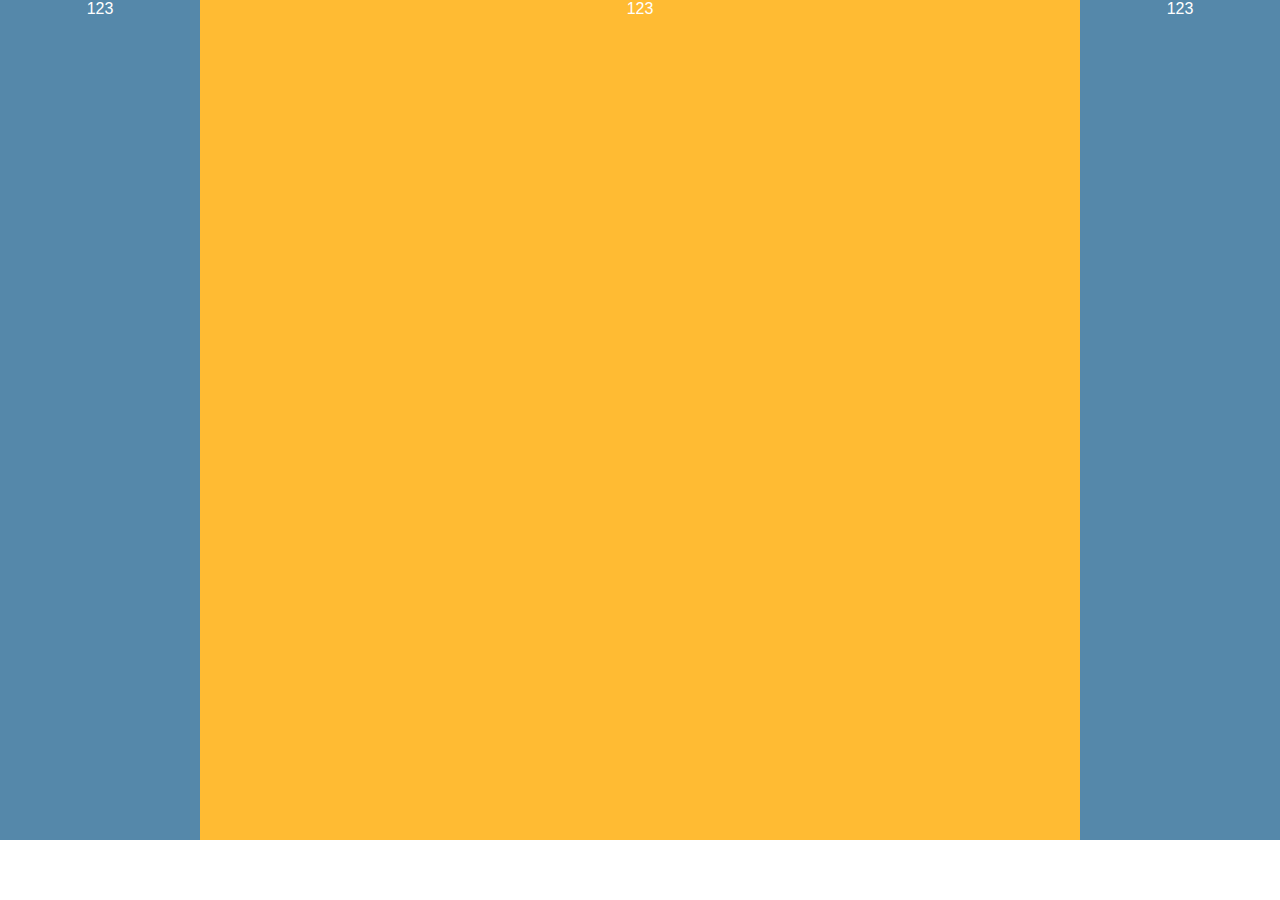
<file: quickstart/component.html>
<!DOCTYPE html>
<html lang="en-US">
  <head>
    <meta charset="utf-8">
    <meta name="viewport" content="width=device-width,initial-scale=1">
    <title>煤炭权限管理系统</title>
    <meta name="generator" content="VuePress 1.5.2">
    <link rel="icon" href="/icon.png">
    <meta name="description" content="一个基于springBoot+Vue 的权限管理系统">
    <link rel="preload" href="/assets/css/0.styles.5ff70258.css" as="style"><link rel="preload" href="/assets/js/app.9989b519.js" as="script"><link rel="preload" href="/assets/js/8.b4267d9b.js" as="script"><link rel="prefetch" href="/assets/js/10.bfacdad3.js"><link rel="prefetch" href="/assets/js/11.6bd92b88.js"><link rel="prefetch" href="/assets/js/12.34bde572.js"><link rel="prefetch" href="/assets/js/13.f5a37d0d.js"><link rel="prefetch" href="/assets/js/14.13147f8f.js"><link rel="prefetch" href="/assets/js/15.9545ac7b.js"><link rel="prefetch" href="/assets/js/16.858766ae.js"><link rel="prefetch" href="/assets/js/17.863dca11.js"><link rel="prefetch" href="/assets/js/18.2d4a226a.js"><link rel="prefetch" href="/assets/js/19.072985d8.js"><link rel="prefetch" href="/assets/js/2.37f28a02.js"><link rel="prefetch" href="/assets/js/3.1b257499.js"><link rel="prefetch" href="/assets/js/4.1e9e6bb7.js"><link rel="prefetch" href="/assets/js/5.035f794e.js"><link rel="prefetch" href="/assets/js/6.c6773429.js"><link rel="prefetch" href="/assets/js/7.93947fcb.js"><link rel="prefetch" href="/assets/js/9.0d0caf8f.js">
    <link rel="stylesheet" href="/assets/css/0.styles.5ff70258.css">
  </head>
  <body>
    <div id="app" data-server-rendered="true"><div class="customer-component"><div class="left">123</div> <div class="center">123</div> <div class="right">123</div></div><div class="global-ui"></div></div>
    <script src="/assets/js/app.9989b519.js" defer></script><script src="/assets/js/8.b4267d9b.js" defer></script>
  </body>
</html>
</file>
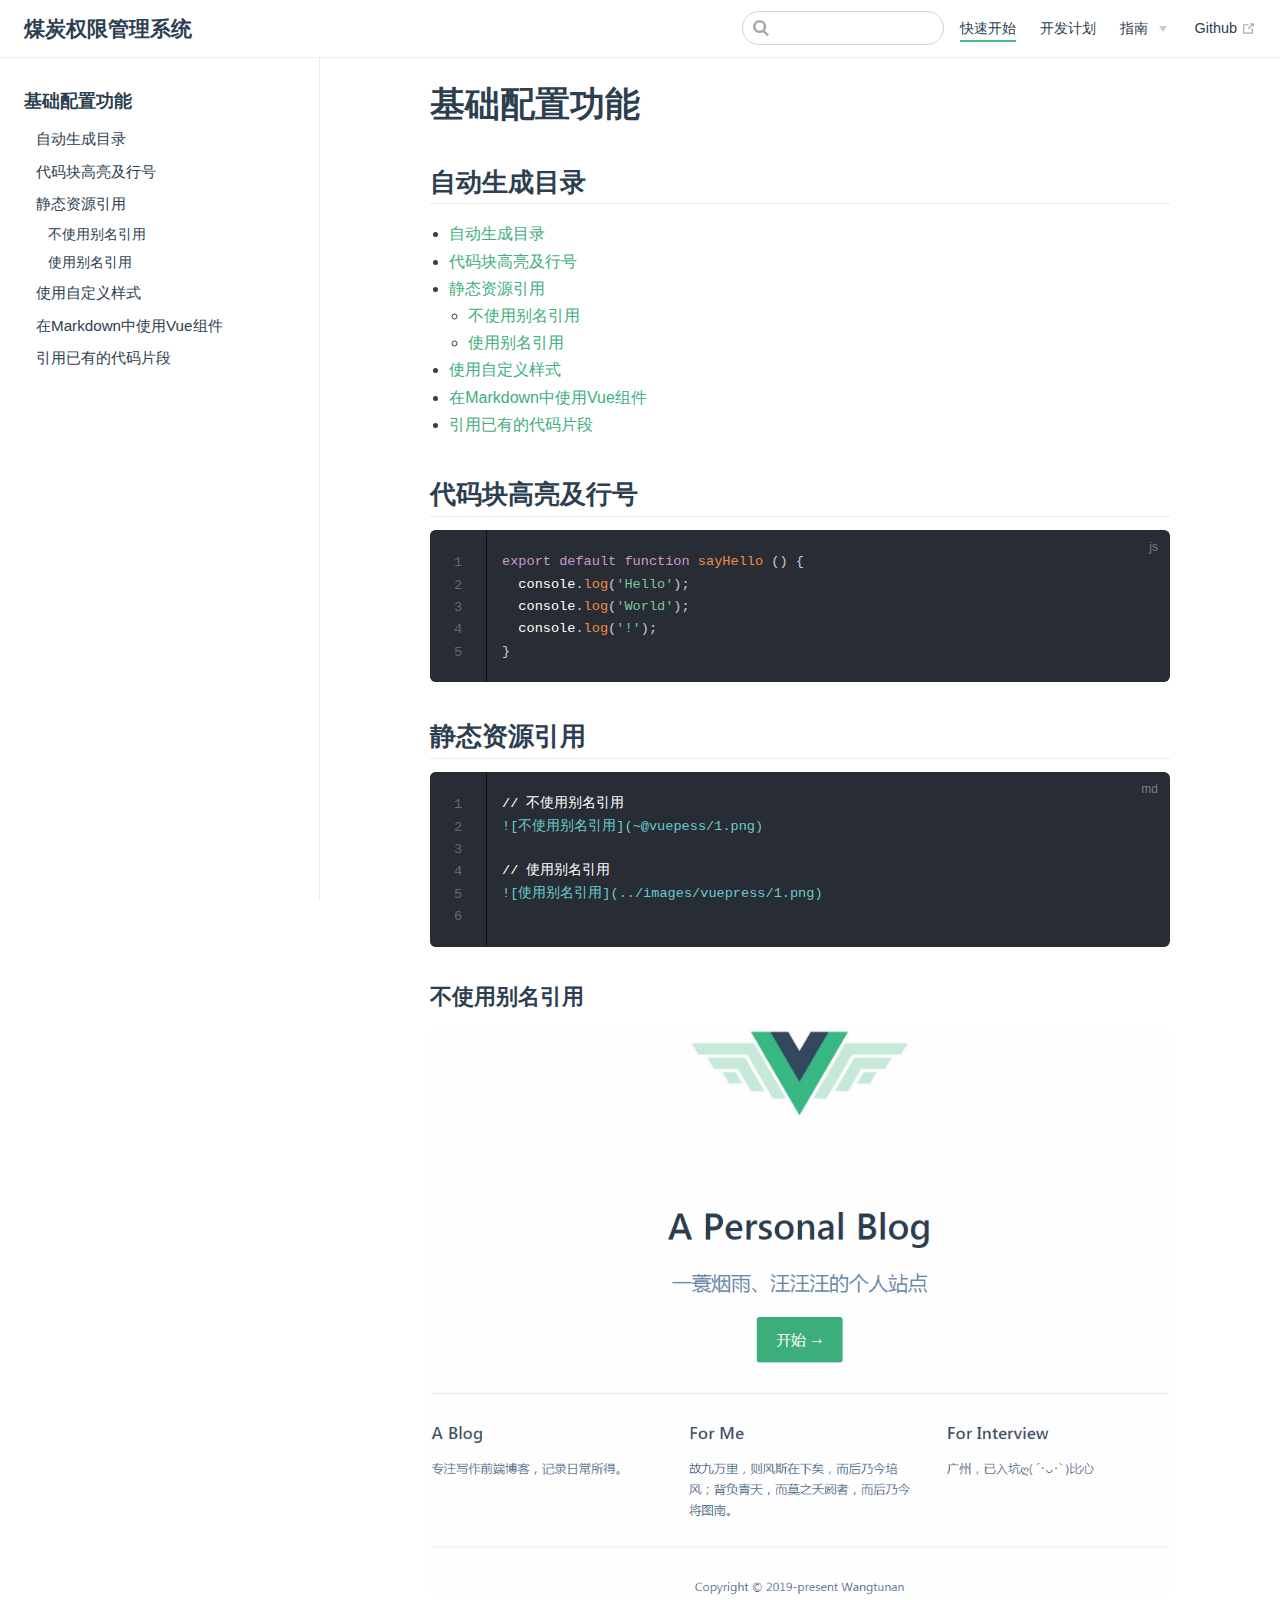
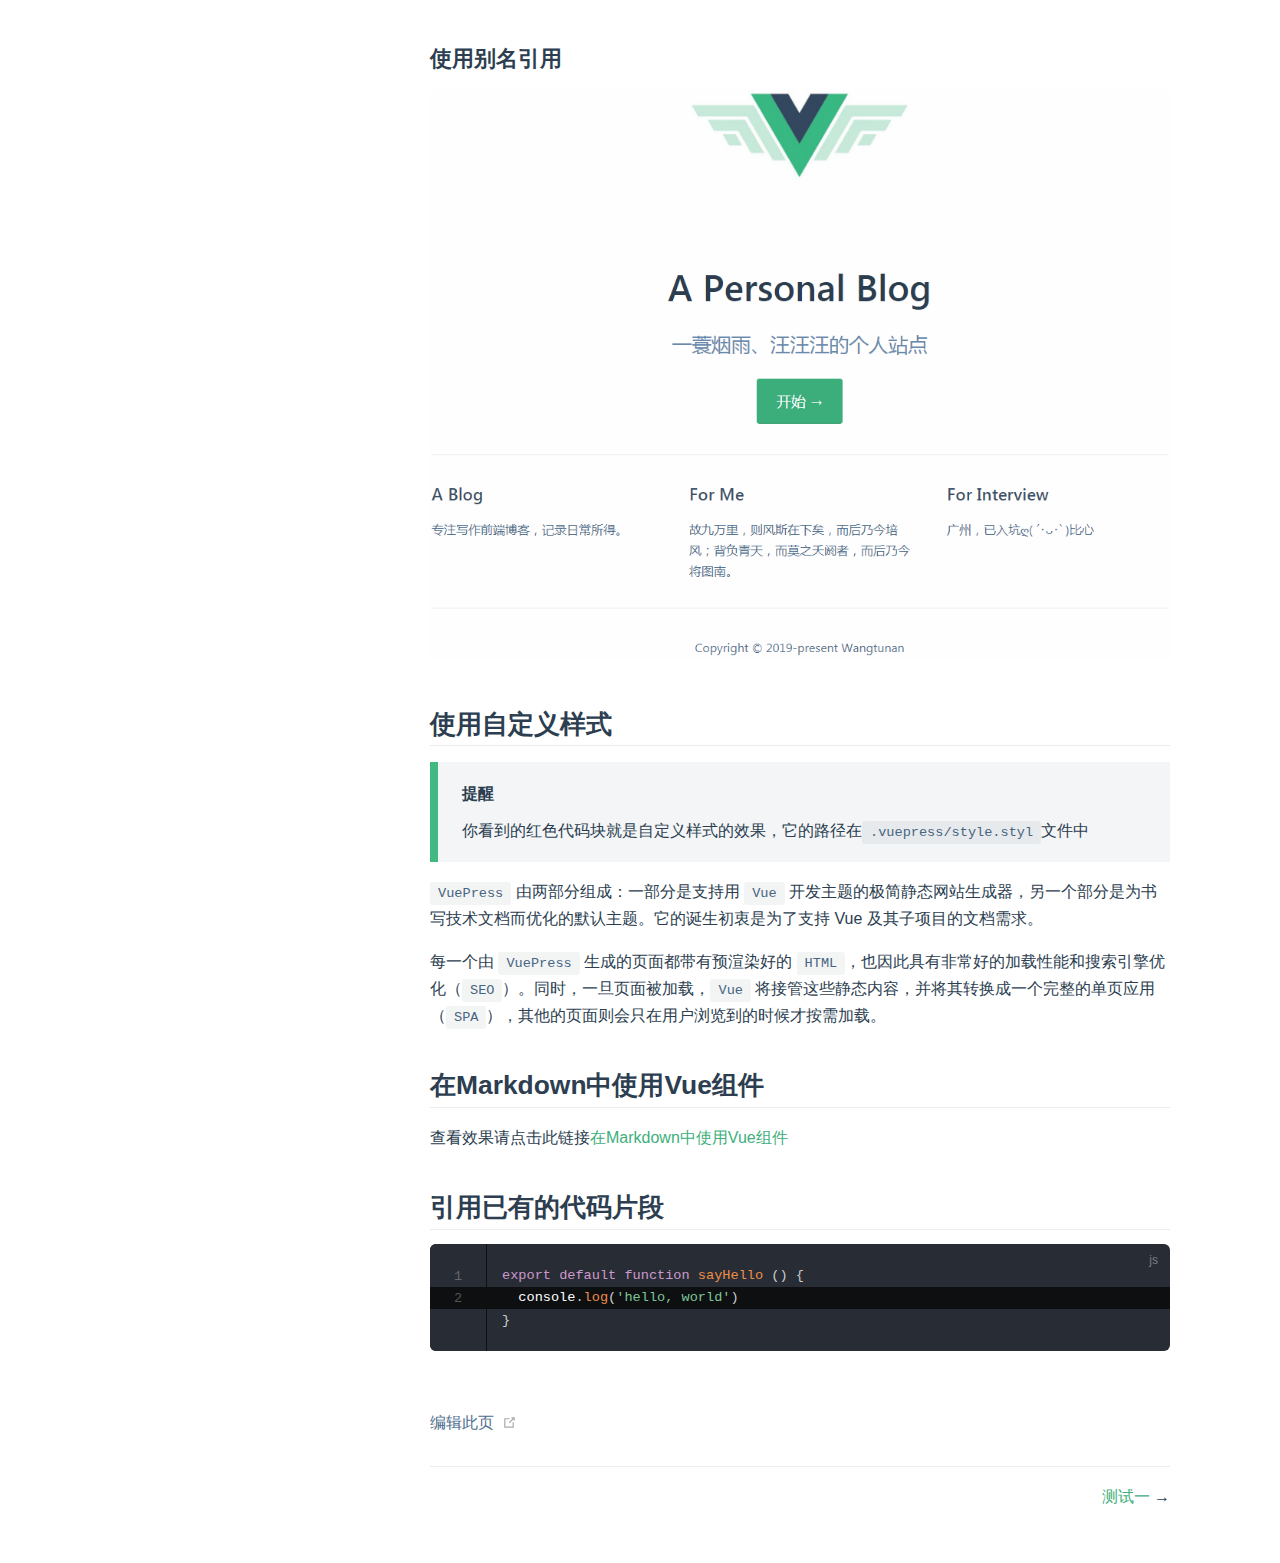
<file: quickstart/howToUse.html>
<!DOCTYPE html>
<html lang="en-US">
  <head>
    <meta charset="utf-8">
    <meta name="viewport" content="width=device-width,initial-scale=1">
    <title>基础配置功能 | 煤炭权限管理系统</title>
    <meta name="generator" content="VuePress 1.5.2">
    <link rel="icon" href="/icon.png">
    <meta name="description" content="一个基于springBoot+Vue 的权限管理系统">
    <link rel="preload" href="/assets/css/0.styles.5ff70258.css" as="style"><link rel="preload" href="/assets/js/app.9989b519.js" as="script"><link rel="preload" href="/assets/js/2.37f28a02.js" as="script"><link rel="preload" href="/assets/js/9.0d0caf8f.js" as="script"><link rel="prefetch" href="/assets/js/10.bfacdad3.js"><link rel="prefetch" href="/assets/js/11.6bd92b88.js"><link rel="prefetch" href="/assets/js/12.34bde572.js"><link rel="prefetch" href="/assets/js/13.f5a37d0d.js"><link rel="prefetch" href="/assets/js/14.13147f8f.js"><link rel="prefetch" href="/assets/js/15.9545ac7b.js"><link rel="prefetch" href="/assets/js/16.858766ae.js"><link rel="prefetch" href="/assets/js/17.863dca11.js"><link rel="prefetch" href="/assets/js/18.2d4a226a.js"><link rel="prefetch" href="/assets/js/19.072985d8.js"><link rel="prefetch" href="/assets/js/3.1b257499.js"><link rel="prefetch" href="/assets/js/4.1e9e6bb7.js"><link rel="prefetch" href="/assets/js/5.035f794e.js"><link rel="prefetch" href="/assets/js/6.c6773429.js"><link rel="prefetch" href="/assets/js/7.93947fcb.js"><link rel="prefetch" href="/assets/js/8.b4267d9b.js">
    <link rel="stylesheet" href="/assets/css/0.styles.5ff70258.css">
  </head>
  <body>
    <div id="app" data-server-rendered="true"><div class="theme-container"><header class="navbar"><div class="sidebar-button"><svg xmlns="http://www.w3.org/2000/svg" aria-hidden="true" role="img" viewBox="0 0 448 512" class="icon"><path fill="currentColor" d="M436 124H12c-6.627 0-12-5.373-12-12V80c0-6.627 5.373-12 12-12h424c6.627 0 12 5.373 12 12v32c0 6.627-5.373 12-12 12zm0 160H12c-6.627 0-12-5.373-12-12v-32c0-6.627 5.373-12 12-12h424c6.627 0 12 5.373 12 12v32c0 6.627-5.373 12-12 12zm0 160H12c-6.627 0-12-5.373-12-12v-32c0-6.627 5.373-12 12-12h424c6.627 0 12 5.373 12 12v32c0 6.627-5.373 12-12 12z"></path></svg></div> <a href="/" class="home-link router-link-active"><!----> <span class="site-name">煤炭权限管理系统</span></a> <div class="links"><div class="search-box"><input aria-label="Search" autocomplete="off" spellcheck="false" value=""> <!----></div> <nav class="nav-links can-hide"><div class="nav-item"><a href="/quickstart/" class="nav-link router-link-active">
  快速开始
</a></div><div class="nav-item"><a href="/plan/开发计划.html" class="nav-link">
  开发计划
</a></div><div class="nav-item"><div class="dropdown-wrapper"><button type="button" aria-label="指南" class="dropdown-title"><span class="title">指南</span> <span class="arrow right"></span></button> <ul class="nav-dropdown" style="display:none;"><li class="dropdown-item"><!----> <a href="/system/需求分析.html" class="nav-link">
  需求分析
</a></li><li class="dropdown-item"><!----> <a href="/system/系统设计.html" class="nav-link">
  系统设计
</a></li><li class="dropdown-item"><!----> <a href="/system/系统实现.html" class="nav-link">
  系统实现
</a></li></ul></div></div> <a href="https://gitee.com/simows/authorityManagementSystem" target="_blank" rel="noopener noreferrer" class="repo-link">
    Github
    <svg xmlns="http://www.w3.org/2000/svg" aria-hidden="true" x="0px" y="0px" viewBox="0 0 100 100" width="15" height="15" class="icon outbound"><path fill="currentColor" d="M18.8,85.1h56l0,0c2.2,0,4-1.8,4-4v-32h-8v28h-48v-48h28v-8h-32l0,0c-2.2,0-4,1.8-4,4v56C14.8,83.3,16.6,85.1,18.8,85.1z"></path> <polygon fill="currentColor" points="45.7,48.7 51.3,54.3 77.2,28.5 77.2,37.2 85.2,37.2 85.2,14.9 62.8,14.9 62.8,22.9 71.5,22.9"></polygon></svg></a></nav></div></header> <div class="sidebar-mask"></div> <aside class="sidebar"><nav class="nav-links"><div class="nav-item"><a href="/quickstart/" class="nav-link router-link-active">
  快速开始
</a></div><div class="nav-item"><a href="/plan/开发计划.html" class="nav-link">
  开发计划
</a></div><div class="nav-item"><div class="dropdown-wrapper"><button type="button" aria-label="指南" class="dropdown-title"><span class="title">指南</span> <span class="arrow right"></span></button> <ul class="nav-dropdown" style="display:none;"><li class="dropdown-item"><!----> <a href="/system/需求分析.html" class="nav-link">
  需求分析
</a></li><li class="dropdown-item"><!----> <a href="/system/系统设计.html" class="nav-link">
  系统设计
</a></li><li class="dropdown-item"><!----> <a href="/system/系统实现.html" class="nav-link">
  系统实现
</a></li></ul></div></div> <a href="https://gitee.com/simows/authorityManagementSystem" target="_blank" rel="noopener noreferrer" class="repo-link">
    Github
    <svg xmlns="http://www.w3.org/2000/svg" aria-hidden="true" x="0px" y="0px" viewBox="0 0 100 100" width="15" height="15" class="icon outbound"><path fill="currentColor" d="M18.8,85.1h56l0,0c2.2,0,4-1.8,4-4v-32h-8v28h-48v-48h28v-8h-32l0,0c-2.2,0-4,1.8-4,4v56C14.8,83.3,16.6,85.1,18.8,85.1z"></path> <polygon fill="currentColor" points="45.7,48.7 51.3,54.3 77.2,28.5 77.2,37.2 85.2,37.2 85.2,14.9 62.8,14.9 62.8,22.9 71.5,22.9"></polygon></svg></a></nav>  <ul class="sidebar-links"><li><section class="sidebar-group depth-0"><p class="sidebar-heading open"><span>基础配置功能</span> <!----></p> <ul class="sidebar-links sidebar-group-items"><li><a href="/quickstart/howToUse.html#自动生成目录" class="sidebar-link">自动生成目录</a><ul class="sidebar-sub-headers"></ul></li><li><a href="/quickstart/howToUse.html#代码块高亮及行号" class="sidebar-link">代码块高亮及行号</a><ul class="sidebar-sub-headers"></ul></li><li><a href="/quickstart/howToUse.html#静态资源引用" class="sidebar-link">静态资源引用</a><ul class="sidebar-sub-headers"><li class="sidebar-sub-header"><a href="/quickstart/howToUse.html#不使用别名引用" class="sidebar-link">不使用别名引用</a></li><li class="sidebar-sub-header"><a href="/quickstart/howToUse.html#使用别名引用" class="sidebar-link">使用别名引用</a></li></ul></li><li><a href="/quickstart/howToUse.html#使用自定义样式" class="sidebar-link">使用自定义样式</a><ul class="sidebar-sub-headers"></ul></li><li><a href="/quickstart/howToUse.html#在markdown中使用vue组件" class="sidebar-link">在Markdown中使用Vue组件</a><ul class="sidebar-sub-headers"></ul></li><li><a href="/quickstart/howToUse.html#引用已有的代码片段" class="sidebar-link">引用已有的代码片段</a><ul class="sidebar-sub-headers"></ul></li></ul></section></li></ul> </aside> <main class="page"> <div class="theme-default-content content__default"><h1 id="基础配置功能"><a href="#基础配置功能" class="header-anchor">#</a> 基础配置功能</h1> <h2 id="自动生成目录"><a href="#自动生成目录" class="header-anchor">#</a> 自动生成目录</h2> <p></p><div class="table-of-contents"><ul><li><a href="#自动生成目录">自动生成目录</a></li><li><a href="#代码块高亮及行号">代码块高亮及行号</a></li><li><a href="#静态资源引用">静态资源引用</a><ul><li><a href="#不使用别名引用">不使用别名引用</a></li><li><a href="#使用别名引用">使用别名引用</a></li></ul></li><li><a href="#使用自定义样式">使用自定义样式</a></li><li><a href="#在markdown中使用vue组件">在Markdown中使用Vue组件</a></li><li><a href="#引用已有的代码片段">引用已有的代码片段</a></li></ul></div><p></p> <h2 id="代码块高亮及行号"><a href="#代码块高亮及行号" class="header-anchor">#</a> 代码块高亮及行号</h2> <div class="language-js {2, 3, 4} line-numbers-mode"><pre class="language-js"><code><span class="token keyword">export</span> <span class="token keyword">default</span> <span class="token keyword">function</span> <span class="token function">sayHello</span> <span class="token punctuation">(</span><span class="token punctuation">)</span> <span class="token punctuation">{</span>
  console<span class="token punctuation">.</span><span class="token function">log</span><span class="token punctuation">(</span><span class="token string">'Hello'</span><span class="token punctuation">)</span><span class="token punctuation">;</span>
  console<span class="token punctuation">.</span><span class="token function">log</span><span class="token punctuation">(</span><span class="token string">'World'</span><span class="token punctuation">)</span><span class="token punctuation">;</span>
  console<span class="token punctuation">.</span><span class="token function">log</span><span class="token punctuation">(</span><span class="token string">'!'</span><span class="token punctuation">)</span><span class="token punctuation">;</span>
<span class="token punctuation">}</span>
</code></pre> <div class="line-numbers-wrapper"><span class="line-number">1</span><br><span class="line-number">2</span><br><span class="line-number">3</span><br><span class="line-number">4</span><br><span class="line-number">5</span><br></div></div><h2 id="静态资源引用"><a href="#静态资源引用" class="header-anchor">#</a> 静态资源引用</h2> <div class="language-md line-numbers-mode"><pre class="language-md"><code>// 不使用别名引用
<span class="token url">![<span class="token content">不使用别名引用</span>](~@vuepess/1.png)</span>

// 使用别名引用
<span class="token url">![<span class="token content">使用别名引用</span>](../images/vuepress/1.png)</span>

</code></pre> <div class="line-numbers-wrapper"><span class="line-number">1</span><br><span class="line-number">2</span><br><span class="line-number">3</span><br><span class="line-number">4</span><br><span class="line-number">5</span><br><span class="line-number">6</span><br></div></div><h3 id="不使用别名引用"><a href="#不使用别名引用" class="header-anchor">#</a> 不使用别名引用</h3> <p><img src="/assets/img/1.ee0a638e.png" alt="不使用别名引用"></p> <h3 id="使用别名引用"><a href="#使用别名引用" class="header-anchor">#</a> 使用别名引用</h3> <p><img src="/assets/img/1.ee0a638e.png" alt="使用别名引用"></p> <h2 id="使用自定义样式"><a href="#使用自定义样式" class="header-anchor">#</a> 使用自定义样式</h2> <div class="custom-block tip"><p class="custom-block-title">提醒</p> <p>你看到的红色代码块就是自定义样式的效果，它的路径在<code>.vuepress/style.styl</code>文件中</p></div> <p><code>VuePress</code> 由两部分组成：一部分是支持用 <code>Vue</code> 开发主题的极简静态网站生成器，另一个部分是为书写技术文档而优化的默认主题。它的诞生初衷是为了支持 Vue 及其子项目的文档需求。<br></p> <p>每一个由 <code>VuePress</code> 生成的页面都带有预渲染好的 <code>HTML</code>，也因此具有非常好的加载性能和搜索引擎优化（<code>SEO</code>）。同时，一旦页面被加载，<code>Vue</code> 将接管这些静态内容，并将其转换成一个完整的单页应用（<code>SPA</code>），其他的页面则会只在用户浏览到的时候才按需加载。</p> <h2 id="在markdown中使用vue组件"><a href="#在markdown中使用vue组件" class="header-anchor">#</a> 在Markdown中使用Vue组件</h2> <p>查看效果请点击此链接<a href="/common/component.html">在Markdown中使用Vue组件</a></p> <h2 id="引用已有的代码片段"><a href="#引用已有的代码片段" class="header-anchor">#</a> 引用已有的代码片段</h2> <div class="language-js line-numbers-mode"><div class="highlight-lines"><br><div class="highlighted"> </div><br></div><pre class="language-js"><code><span class="token keyword">export</span> <span class="token keyword">default</span> <span class="token keyword">function</span> <span class="token function">sayHello</span> <span class="token punctuation">(</span><span class="token punctuation">)</span> <span class="token punctuation">{</span>
  console<span class="token punctuation">.</span><span class="token function">log</span><span class="token punctuation">(</span><span class="token string">'hello, world'</span><span class="token punctuation">)</span>
<span class="token punctuation">}</span></code></pre><div class="line-numbers-wrapper"><span class="line-number">1</span><br><span class="line-number">2</span><br></div></div></div> <footer class="page-edit"><div class="edit-link"><a href="https://gitee.com/simows/authorityManagementSystem/edit/master/quickstart/howToUse.md" target="_blank" rel="noopener noreferrer">编辑此页</a> <svg xmlns="http://www.w3.org/2000/svg" aria-hidden="true" x="0px" y="0px" viewBox="0 0 100 100" width="15" height="15" class="icon outbound"><path fill="currentColor" d="M18.8,85.1h56l0,0c2.2,0,4-1.8,4-4v-32h-8v28h-48v-48h28v-8h-32l0,0c-2.2,0-4,1.8-4,4v56C14.8,83.3,16.6,85.1,18.8,85.1z"></path> <polygon fill="currentColor" points="45.7,48.7 51.3,54.3 77.2,28.5 77.2,37.2 85.2,37.2 85.2,14.9 62.8,14.9 62.8,22.9 71.5,22.9"></polygon></svg></div> <!----></footer> <div class="page-nav"><p class="inner"><!----> <span class="next"><a href="/quickstart/next1.html">
        测试一
      </a>
      →
    </span></p></div> </main></div><div class="global-ui"></div></div>
    <script src="/assets/js/app.9989b519.js" defer></script><script src="/assets/js/2.37f28a02.js" defer></script><script src="/assets/js/9.0d0caf8f.js" defer></script>
  </body>
</html>
</file>
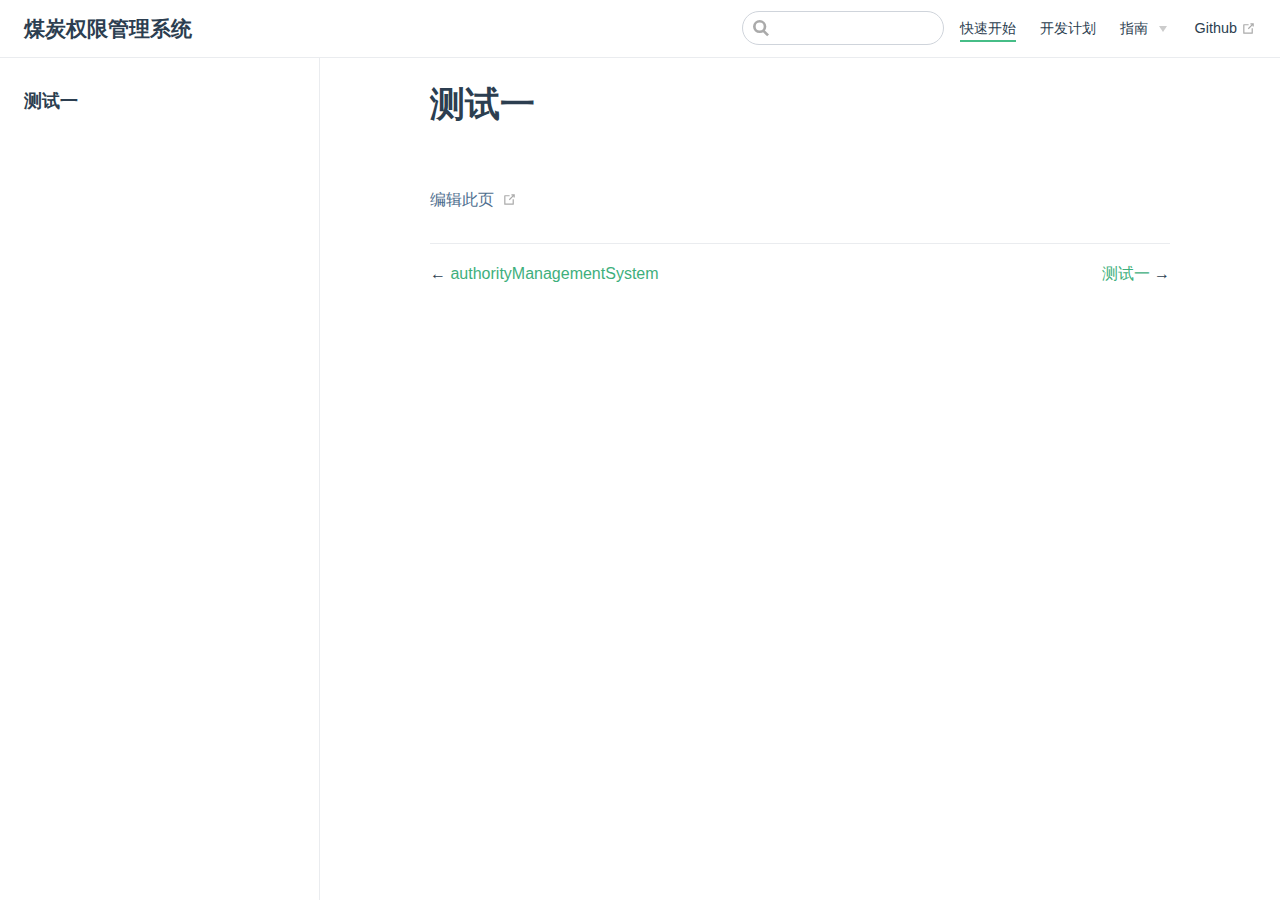
<file: quickstart/next1.html>
<!DOCTYPE html>
<html lang="en-US">
  <head>
    <meta charset="utf-8">
    <meta name="viewport" content="width=device-width,initial-scale=1">
    <title>测试一 | 煤炭权限管理系统</title>
    <meta name="generator" content="VuePress 1.5.2">
    <link rel="icon" href="/icon.png">
    <meta name="description" content="一个基于springBoot+Vue 的权限管理系统">
    <link rel="preload" href="/assets/css/0.styles.5ff70258.css" as="style"><link rel="preload" href="/assets/js/app.9989b519.js" as="script"><link rel="preload" href="/assets/js/2.37f28a02.js" as="script"><link rel="preload" href="/assets/js/18.2d4a226a.js" as="script"><link rel="prefetch" href="/assets/js/10.bfacdad3.js"><link rel="prefetch" href="/assets/js/11.6bd92b88.js"><link rel="prefetch" href="/assets/js/12.34bde572.js"><link rel="prefetch" href="/assets/js/13.f5a37d0d.js"><link rel="prefetch" href="/assets/js/14.13147f8f.js"><link rel="prefetch" href="/assets/js/15.9545ac7b.js"><link rel="prefetch" href="/assets/js/16.858766ae.js"><link rel="prefetch" href="/assets/js/17.863dca11.js"><link rel="prefetch" href="/assets/js/19.072985d8.js"><link rel="prefetch" href="/assets/js/3.1b257499.js"><link rel="prefetch" href="/assets/js/4.1e9e6bb7.js"><link rel="prefetch" href="/assets/js/5.035f794e.js"><link rel="prefetch" href="/assets/js/6.c6773429.js"><link rel="prefetch" href="/assets/js/7.93947fcb.js"><link rel="prefetch" href="/assets/js/8.b4267d9b.js"><link rel="prefetch" href="/assets/js/9.0d0caf8f.js">
    <link rel="stylesheet" href="/assets/css/0.styles.5ff70258.css">
  </head>
  <body>
    <div id="app" data-server-rendered="true"><div class="theme-container"><header class="navbar"><div class="sidebar-button"><svg xmlns="http://www.w3.org/2000/svg" aria-hidden="true" role="img" viewBox="0 0 448 512" class="icon"><path fill="currentColor" d="M436 124H12c-6.627 0-12-5.373-12-12V80c0-6.627 5.373-12 12-12h424c6.627 0 12 5.373 12 12v32c0 6.627-5.373 12-12 12zm0 160H12c-6.627 0-12-5.373-12-12v-32c0-6.627 5.373-12 12-12h424c6.627 0 12 5.373 12 12v32c0 6.627-5.373 12-12 12zm0 160H12c-6.627 0-12-5.373-12-12v-32c0-6.627 5.373-12 12-12h424c6.627 0 12 5.373 12 12v32c0 6.627-5.373 12-12 12z"></path></svg></div> <a href="/" class="home-link router-link-active"><!----> <span class="site-name">煤炭权限管理系统</span></a> <div class="links"><div class="search-box"><input aria-label="Search" autocomplete="off" spellcheck="false" value=""> <!----></div> <nav class="nav-links can-hide"><div class="nav-item"><a href="/quickstart/" class="nav-link router-link-active">
  快速开始
</a></div><div class="nav-item"><a href="/plan/开发计划.html" class="nav-link">
  开发计划
</a></div><div class="nav-item"><div class="dropdown-wrapper"><button type="button" aria-label="指南" class="dropdown-title"><span class="title">指南</span> <span class="arrow right"></span></button> <ul class="nav-dropdown" style="display:none;"><li class="dropdown-item"><!----> <a href="/system/需求分析.html" class="nav-link">
  需求分析
</a></li><li class="dropdown-item"><!----> <a href="/system/系统设计.html" class="nav-link">
  系统设计
</a></li><li class="dropdown-item"><!----> <a href="/system/系统实现.html" class="nav-link">
  系统实现
</a></li></ul></div></div> <a href="https://gitee.com/simows/authorityManagementSystem" target="_blank" rel="noopener noreferrer" class="repo-link">
    Github
    <svg xmlns="http://www.w3.org/2000/svg" aria-hidden="true" x="0px" y="0px" viewBox="0 0 100 100" width="15" height="15" class="icon outbound"><path fill="currentColor" d="M18.8,85.1h56l0,0c2.2,0,4-1.8,4-4v-32h-8v28h-48v-48h28v-8h-32l0,0c-2.2,0-4,1.8-4,4v56C14.8,83.3,16.6,85.1,18.8,85.1z"></path> <polygon fill="currentColor" points="45.7,48.7 51.3,54.3 77.2,28.5 77.2,37.2 85.2,37.2 85.2,14.9 62.8,14.9 62.8,22.9 71.5,22.9"></polygon></svg></a></nav></div></header> <div class="sidebar-mask"></div> <aside class="sidebar"><nav class="nav-links"><div class="nav-item"><a href="/quickstart/" class="nav-link router-link-active">
  快速开始
</a></div><div class="nav-item"><a href="/plan/开发计划.html" class="nav-link">
  开发计划
</a></div><div class="nav-item"><div class="dropdown-wrapper"><button type="button" aria-label="指南" class="dropdown-title"><span class="title">指南</span> <span class="arrow right"></span></button> <ul class="nav-dropdown" style="display:none;"><li class="dropdown-item"><!----> <a href="/system/需求分析.html" class="nav-link">
  需求分析
</a></li><li class="dropdown-item"><!----> <a href="/system/系统设计.html" class="nav-link">
  系统设计
</a></li><li class="dropdown-item"><!----> <a href="/system/系统实现.html" class="nav-link">
  系统实现
</a></li></ul></div></div> <a href="https://gitee.com/simows/authorityManagementSystem" target="_blank" rel="noopener noreferrer" class="repo-link">
    Github
    <svg xmlns="http://www.w3.org/2000/svg" aria-hidden="true" x="0px" y="0px" viewBox="0 0 100 100" width="15" height="15" class="icon outbound"><path fill="currentColor" d="M18.8,85.1h56l0,0c2.2,0,4-1.8,4-4v-32h-8v28h-48v-48h28v-8h-32l0,0c-2.2,0-4,1.8-4,4v56C14.8,83.3,16.6,85.1,18.8,85.1z"></path> <polygon fill="currentColor" points="45.7,48.7 51.3,54.3 77.2,28.5 77.2,37.2 85.2,37.2 85.2,14.9 62.8,14.9 62.8,22.9 71.5,22.9"></polygon></svg></a></nav>  <ul class="sidebar-links"><li><section class="sidebar-group depth-0"><p class="sidebar-heading open"><span>测试一</span> <!----></p> <!----></section></li></ul> </aside> <main class="page"> <div class="theme-default-content content__default"><h1 id="测试一"><a href="#测试一" class="header-anchor">#</a> 测试一</h1></div> <footer class="page-edit"><div class="edit-link"><a href="https://gitee.com/simows/authorityManagementSystem/edit/master/quickstart/next1.md" target="_blank" rel="noopener noreferrer">编辑此页</a> <svg xmlns="http://www.w3.org/2000/svg" aria-hidden="true" x="0px" y="0px" viewBox="0 0 100 100" width="15" height="15" class="icon outbound"><path fill="currentColor" d="M18.8,85.1h56l0,0c2.2,0,4-1.8,4-4v-32h-8v28h-48v-48h28v-8h-32l0,0c-2.2,0-4,1.8-4,4v56C14.8,83.3,16.6,85.1,18.8,85.1z"></path> <polygon fill="currentColor" points="45.7,48.7 51.3,54.3 77.2,28.5 77.2,37.2 85.2,37.2 85.2,14.9 62.8,14.9 62.8,22.9 71.5,22.9"></polygon></svg></div> <!----></footer> <div class="page-nav"><p class="inner"><span class="prev">
      ←
      <a href="/quickstart/" class="prev router-link-active">
        authorityManagementSystem
      </a></span> <span class="next"><a href="/quickstart/next2.html">
        测试一
      </a>
      →
    </span></p></div> </main></div><div class="global-ui"></div></div>
    <script src="/assets/js/app.9989b519.js" defer></script><script src="/assets/js/2.37f28a02.js" defer></script><script src="/assets/js/18.2d4a226a.js" defer></script>
  </body>
</html>
</file>
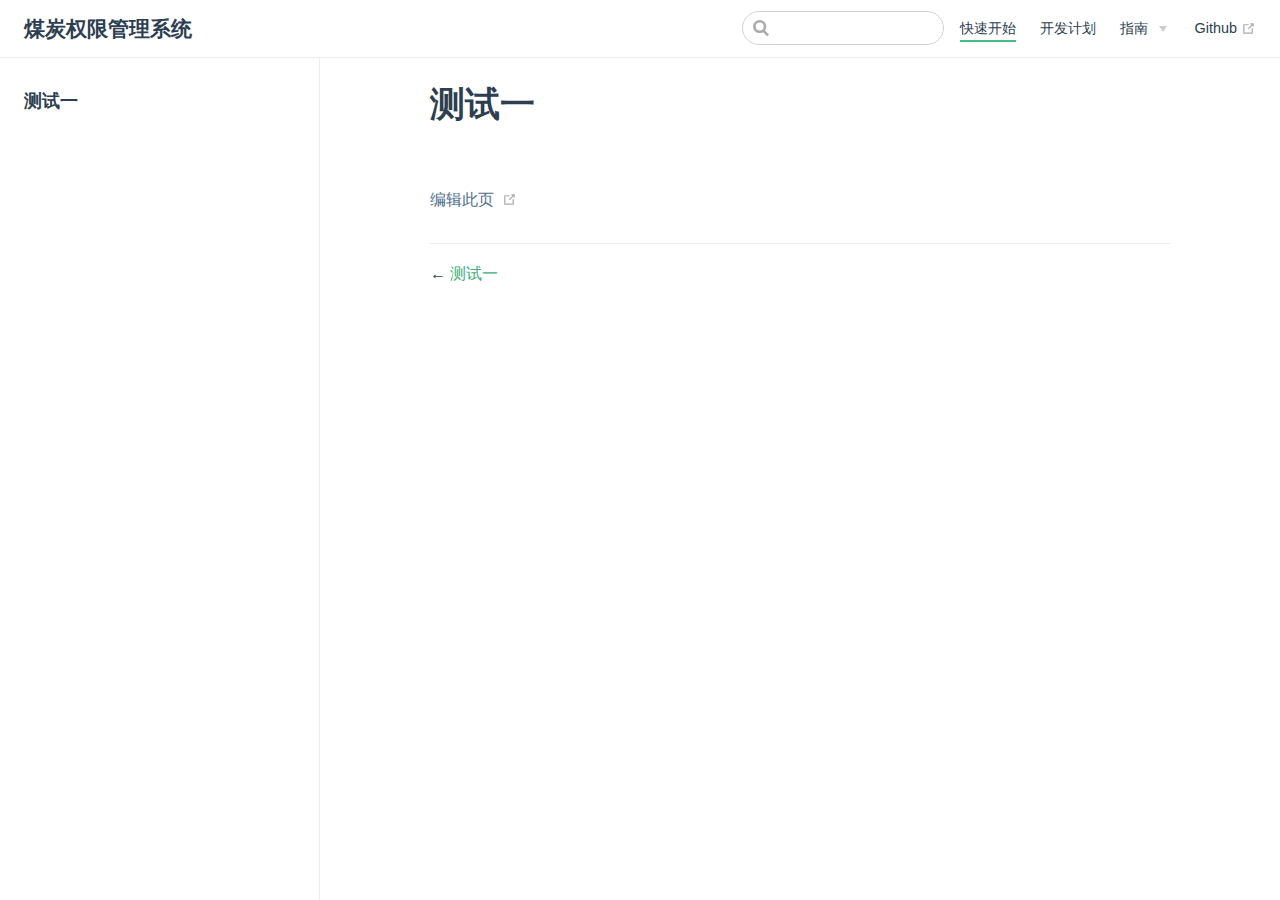
<file: quickstart/next2.html>
<!DOCTYPE html>
<html lang="en-US">
  <head>
    <meta charset="utf-8">
    <meta name="viewport" content="width=device-width,initial-scale=1">
    <title>测试一 | 煤炭权限管理系统</title>
    <meta name="generator" content="VuePress 1.5.2">
    <link rel="icon" href="/icon.png">
    <meta name="description" content="一个基于springBoot+Vue 的权限管理系统">
    <link rel="preload" href="/assets/css/0.styles.5ff70258.css" as="style"><link rel="preload" href="/assets/js/app.9989b519.js" as="script"><link rel="preload" href="/assets/js/2.37f28a02.js" as="script"><link rel="preload" href="/assets/js/19.072985d8.js" as="script"><link rel="prefetch" href="/assets/js/10.bfacdad3.js"><link rel="prefetch" href="/assets/js/11.6bd92b88.js"><link rel="prefetch" href="/assets/js/12.34bde572.js"><link rel="prefetch" href="/assets/js/13.f5a37d0d.js"><link rel="prefetch" href="/assets/js/14.13147f8f.js"><link rel="prefetch" href="/assets/js/15.9545ac7b.js"><link rel="prefetch" href="/assets/js/16.858766ae.js"><link rel="prefetch" href="/assets/js/17.863dca11.js"><link rel="prefetch" href="/assets/js/18.2d4a226a.js"><link rel="prefetch" href="/assets/js/3.1b257499.js"><link rel="prefetch" href="/assets/js/4.1e9e6bb7.js"><link rel="prefetch" href="/assets/js/5.035f794e.js"><link rel="prefetch" href="/assets/js/6.c6773429.js"><link rel="prefetch" href="/assets/js/7.93947fcb.js"><link rel="prefetch" href="/assets/js/8.b4267d9b.js"><link rel="prefetch" href="/assets/js/9.0d0caf8f.js">
    <link rel="stylesheet" href="/assets/css/0.styles.5ff70258.css">
  </head>
  <body>
    <div id="app" data-server-rendered="true"><div class="theme-container"><header class="navbar"><div class="sidebar-button"><svg xmlns="http://www.w3.org/2000/svg" aria-hidden="true" role="img" viewBox="0 0 448 512" class="icon"><path fill="currentColor" d="M436 124H12c-6.627 0-12-5.373-12-12V80c0-6.627 5.373-12 12-12h424c6.627 0 12 5.373 12 12v32c0 6.627-5.373 12-12 12zm0 160H12c-6.627 0-12-5.373-12-12v-32c0-6.627 5.373-12 12-12h424c6.627 0 12 5.373 12 12v32c0 6.627-5.373 12-12 12zm0 160H12c-6.627 0-12-5.373-12-12v-32c0-6.627 5.373-12 12-12h424c6.627 0 12 5.373 12 12v32c0 6.627-5.373 12-12 12z"></path></svg></div> <a href="/" class="home-link router-link-active"><!----> <span class="site-name">煤炭权限管理系统</span></a> <div class="links"><div class="search-box"><input aria-label="Search" autocomplete="off" spellcheck="false" value=""> <!----></div> <nav class="nav-links can-hide"><div class="nav-item"><a href="/quickstart/" class="nav-link router-link-active">
  快速开始
</a></div><div class="nav-item"><a href="/plan/开发计划.html" class="nav-link">
  开发计划
</a></div><div class="nav-item"><div class="dropdown-wrapper"><button type="button" aria-label="指南" class="dropdown-title"><span class="title">指南</span> <span class="arrow right"></span></button> <ul class="nav-dropdown" style="display:none;"><li class="dropdown-item"><!----> <a href="/system/需求分析.html" class="nav-link">
  需求分析
</a></li><li class="dropdown-item"><!----> <a href="/system/系统设计.html" class="nav-link">
  系统设计
</a></li><li class="dropdown-item"><!----> <a href="/system/系统实现.html" class="nav-link">
  系统实现
</a></li></ul></div></div> <a href="https://gitee.com/simows/authorityManagementSystem" target="_blank" rel="noopener noreferrer" class="repo-link">
    Github
    <svg xmlns="http://www.w3.org/2000/svg" aria-hidden="true" x="0px" y="0px" viewBox="0 0 100 100" width="15" height="15" class="icon outbound"><path fill="currentColor" d="M18.8,85.1h56l0,0c2.2,0,4-1.8,4-4v-32h-8v28h-48v-48h28v-8h-32l0,0c-2.2,0-4,1.8-4,4v56C14.8,83.3,16.6,85.1,18.8,85.1z"></path> <polygon fill="currentColor" points="45.7,48.7 51.3,54.3 77.2,28.5 77.2,37.2 85.2,37.2 85.2,14.9 62.8,14.9 62.8,22.9 71.5,22.9"></polygon></svg></a></nav></div></header> <div class="sidebar-mask"></div> <aside class="sidebar"><nav class="nav-links"><div class="nav-item"><a href="/quickstart/" class="nav-link router-link-active">
  快速开始
</a></div><div class="nav-item"><a href="/plan/开发计划.html" class="nav-link">
  开发计划
</a></div><div class="nav-item"><div class="dropdown-wrapper"><button type="button" aria-label="指南" class="dropdown-title"><span class="title">指南</span> <span class="arrow right"></span></button> <ul class="nav-dropdown" style="display:none;"><li class="dropdown-item"><!----> <a href="/system/需求分析.html" class="nav-link">
  需求分析
</a></li><li class="dropdown-item"><!----> <a href="/system/系统设计.html" class="nav-link">
  系统设计
</a></li><li class="dropdown-item"><!----> <a href="/system/系统实现.html" class="nav-link">
  系统实现
</a></li></ul></div></div> <a href="https://gitee.com/simows/authorityManagementSystem" target="_blank" rel="noopener noreferrer" class="repo-link">
    Github
    <svg xmlns="http://www.w3.org/2000/svg" aria-hidden="true" x="0px" y="0px" viewBox="0 0 100 100" width="15" height="15" class="icon outbound"><path fill="currentColor" d="M18.8,85.1h56l0,0c2.2,0,4-1.8,4-4v-32h-8v28h-48v-48h28v-8h-32l0,0c-2.2,0-4,1.8-4,4v56C14.8,83.3,16.6,85.1,18.8,85.1z"></path> <polygon fill="currentColor" points="45.7,48.7 51.3,54.3 77.2,28.5 77.2,37.2 85.2,37.2 85.2,14.9 62.8,14.9 62.8,22.9 71.5,22.9"></polygon></svg></a></nav>  <ul class="sidebar-links"><li><section class="sidebar-group depth-0"><p class="sidebar-heading open"><span>测试一</span> <!----></p> <!----></section></li></ul> </aside> <main class="page"> <div class="theme-default-content content__default"><h1 id="测试一"><a href="#测试一" class="header-anchor">#</a> 测试一</h1></div> <footer class="page-edit"><div class="edit-link"><a href="https://gitee.com/simows/authorityManagementSystem/edit/master/quickstart/next2.md" target="_blank" rel="noopener noreferrer">编辑此页</a> <svg xmlns="http://www.w3.org/2000/svg" aria-hidden="true" x="0px" y="0px" viewBox="0 0 100 100" width="15" height="15" class="icon outbound"><path fill="currentColor" d="M18.8,85.1h56l0,0c2.2,0,4-1.8,4-4v-32h-8v28h-48v-48h28v-8h-32l0,0c-2.2,0-4,1.8-4,4v56C14.8,83.3,16.6,85.1,18.8,85.1z"></path> <polygon fill="currentColor" points="45.7,48.7 51.3,54.3 77.2,28.5 77.2,37.2 85.2,37.2 85.2,14.9 62.8,14.9 62.8,22.9 71.5,22.9"></polygon></svg></div> <!----></footer> <div class="page-nav"><p class="inner"><span class="prev">
      ←
      <a href="/quickstart/next1.html" class="prev">
        测试一
      </a></span> <!----></p></div> </main></div><div class="global-ui"></div></div>
    <script src="/assets/js/app.9989b519.js" defer></script><script src="/assets/js/2.37f28a02.js" defer></script><script src="/assets/js/19.072985d8.js" defer></script>
  </body>
</html>
</file>
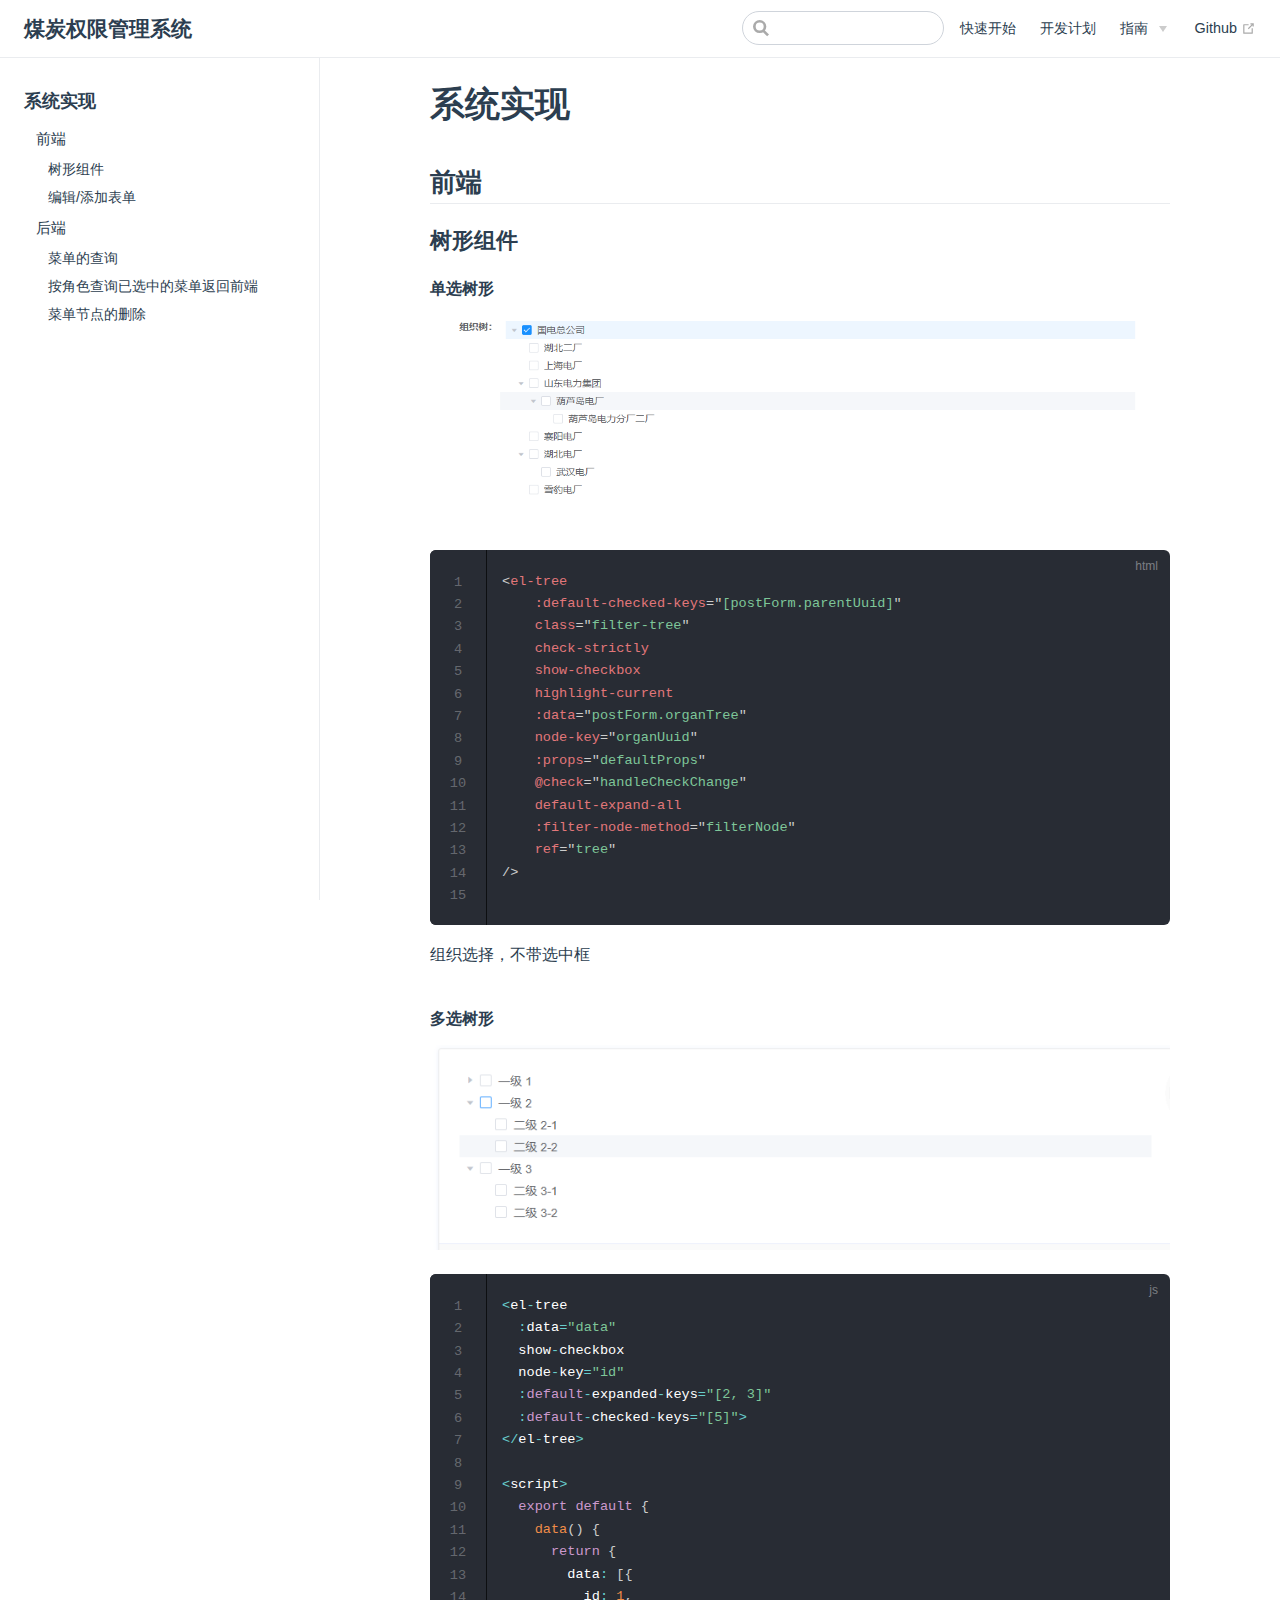
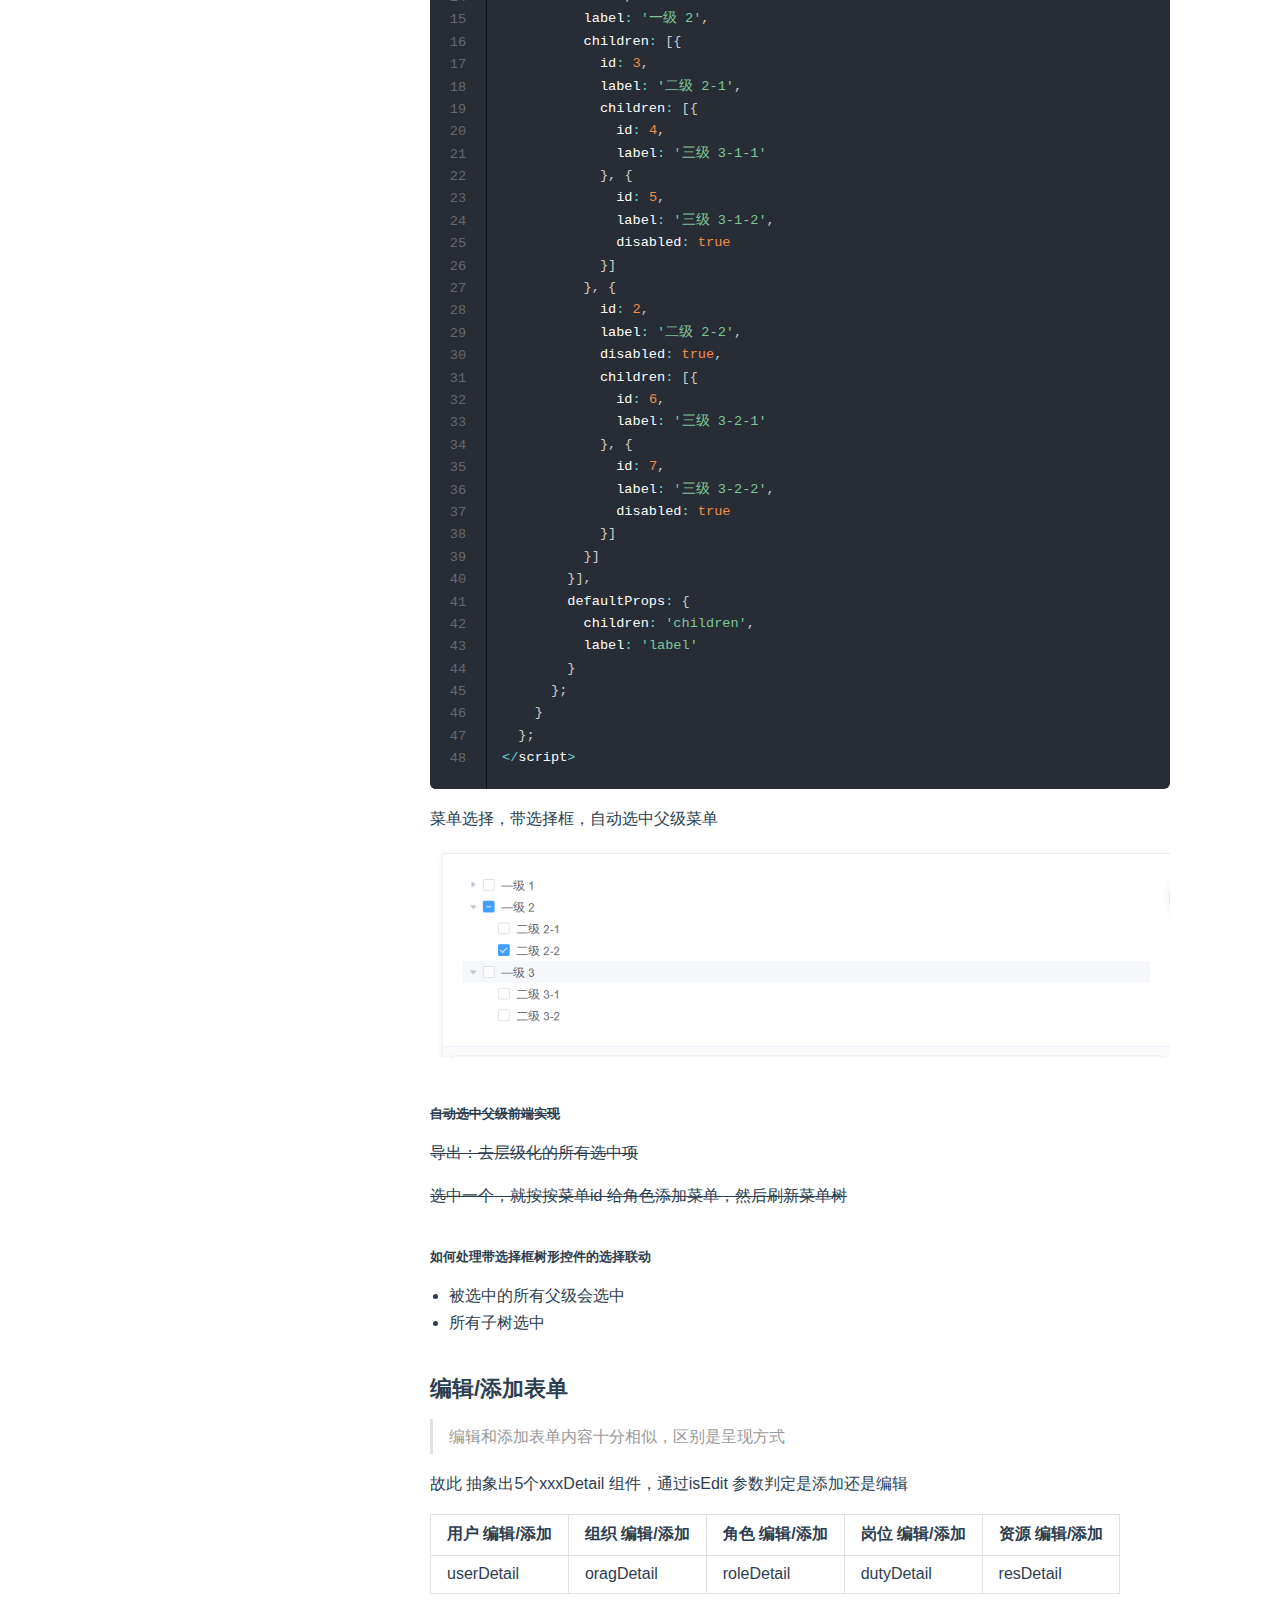
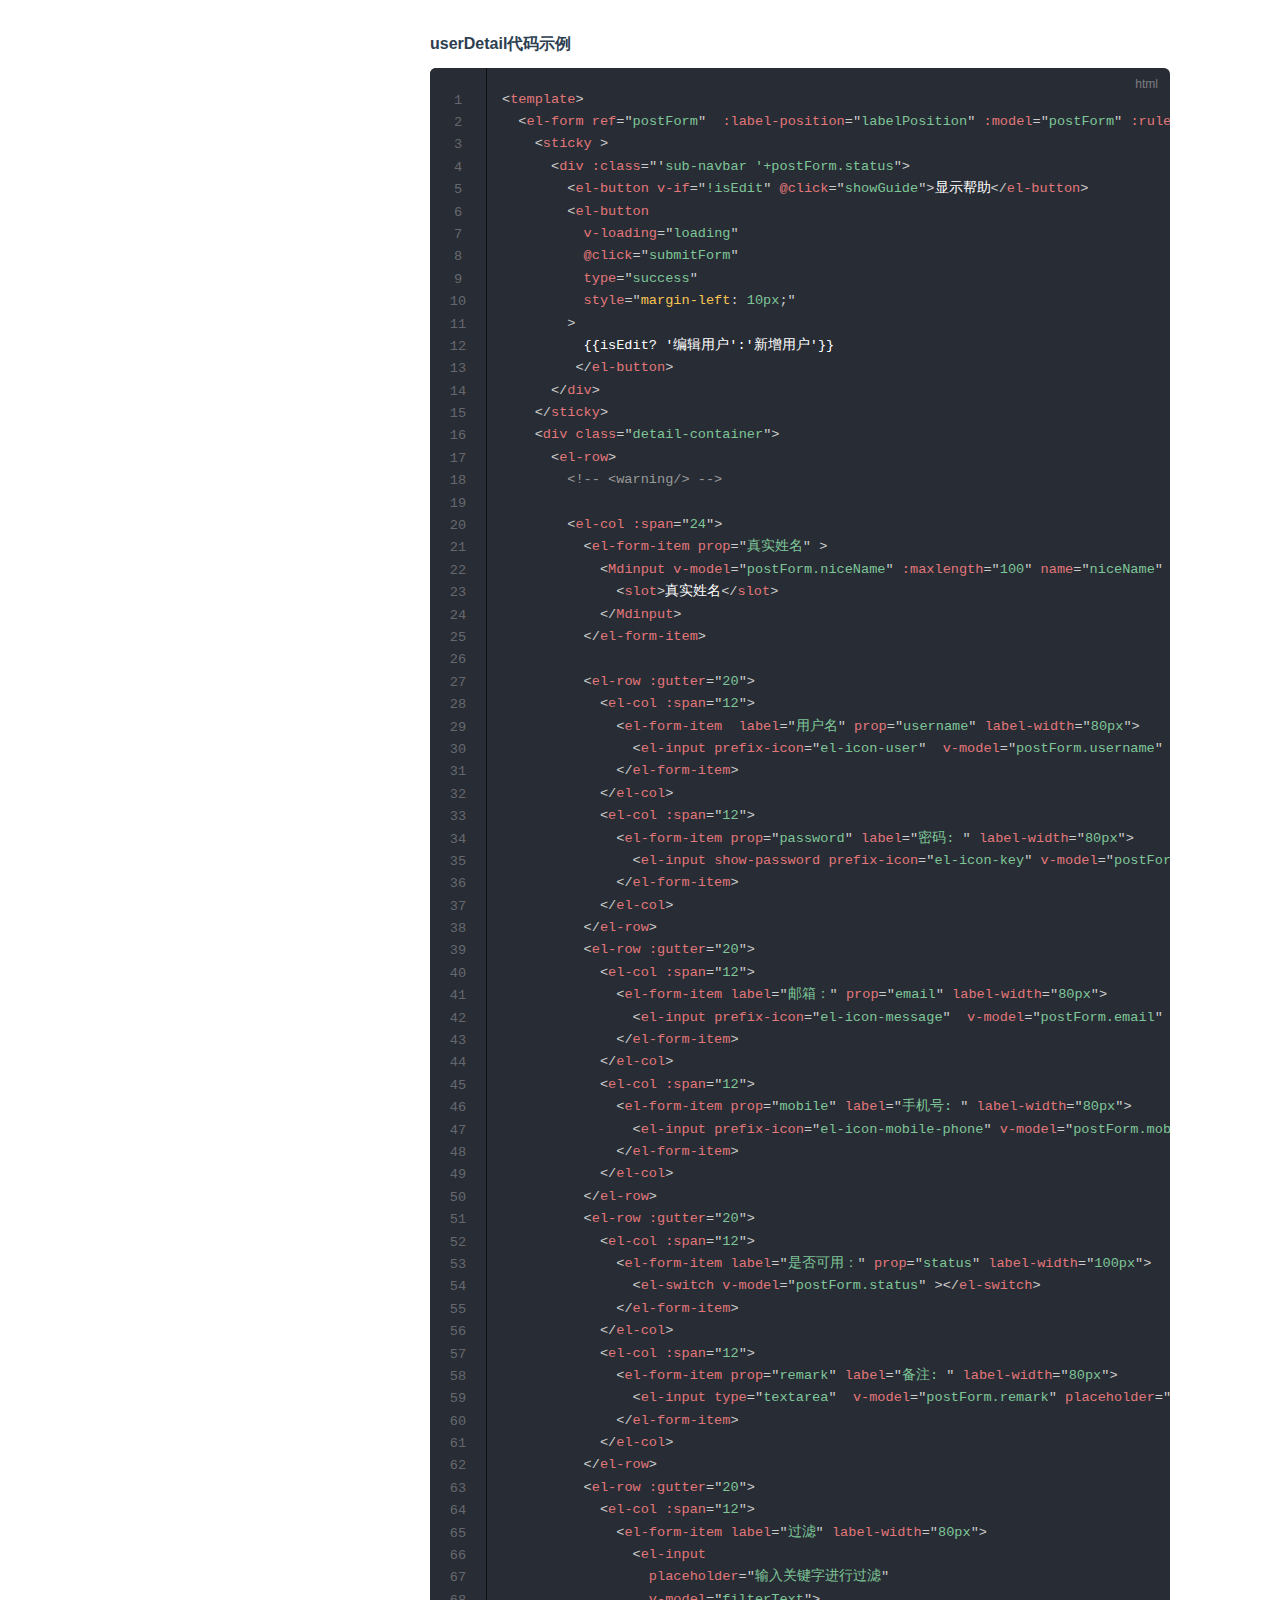
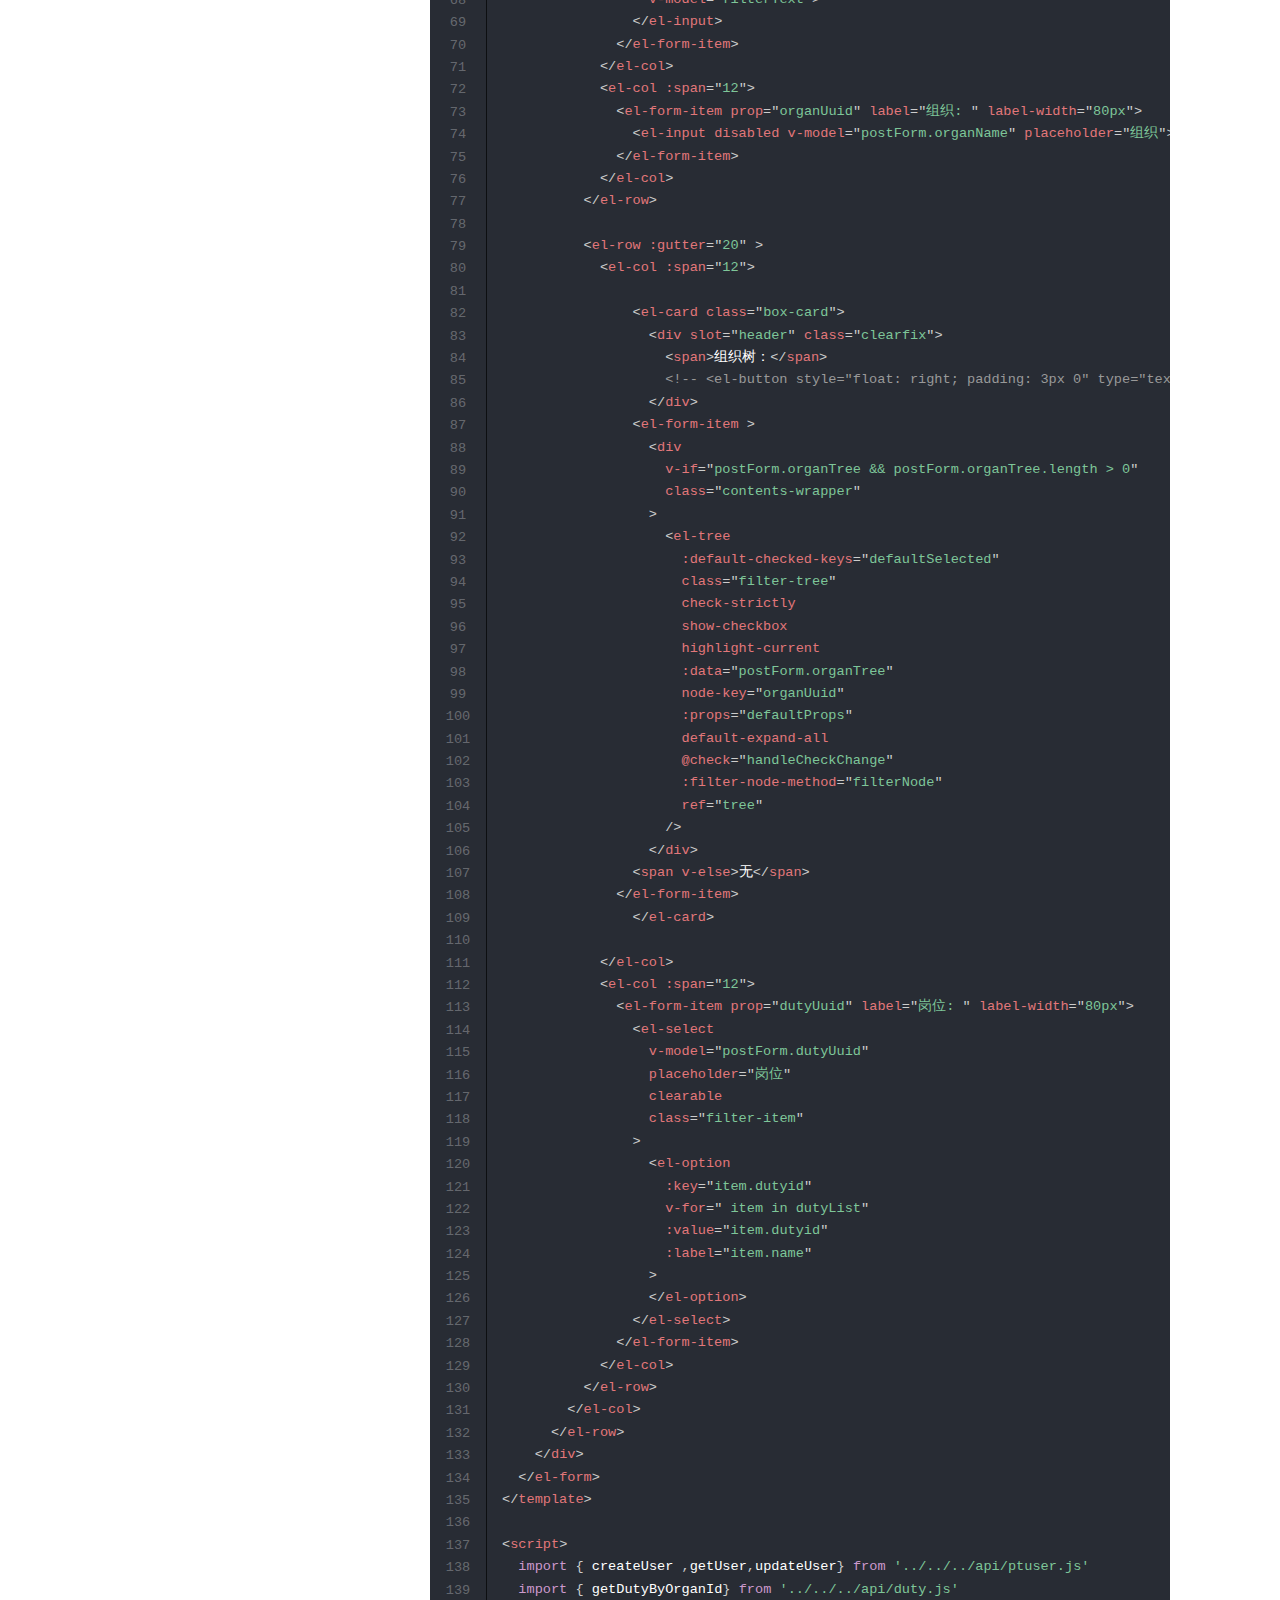
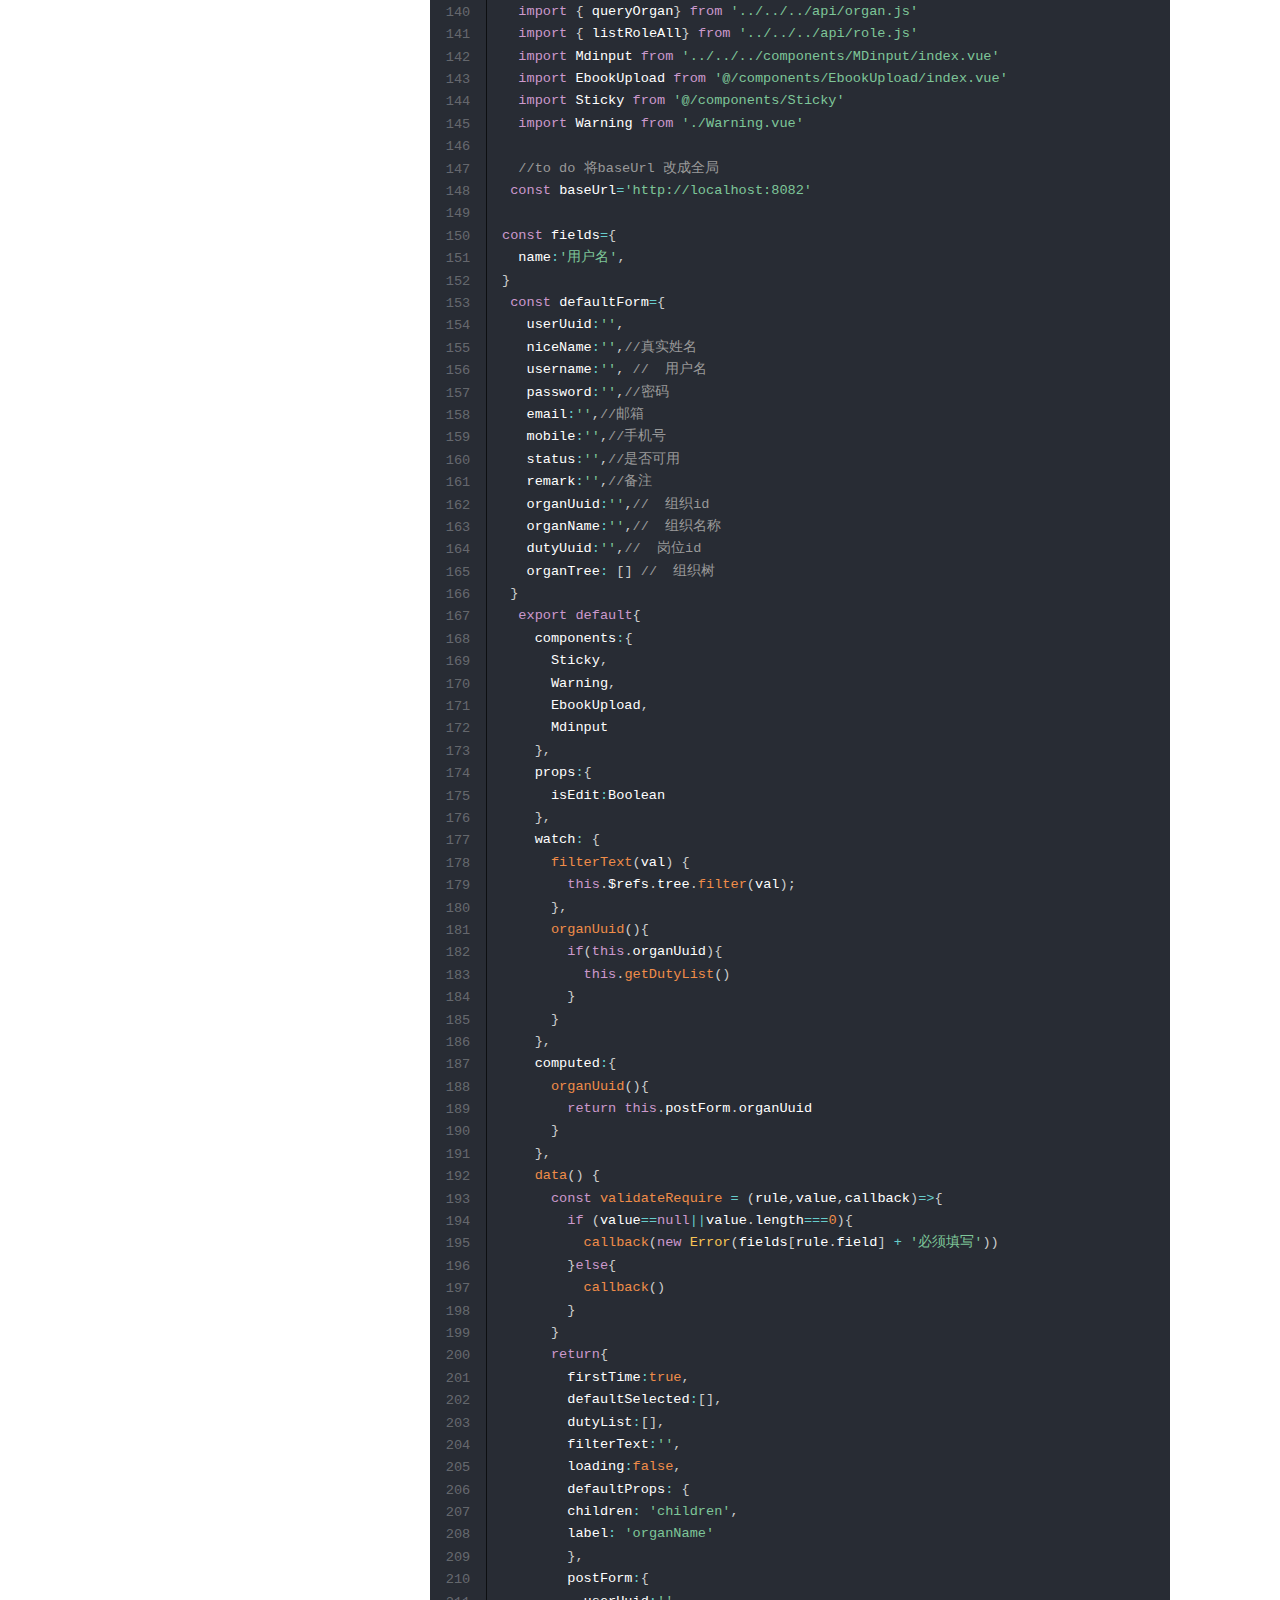
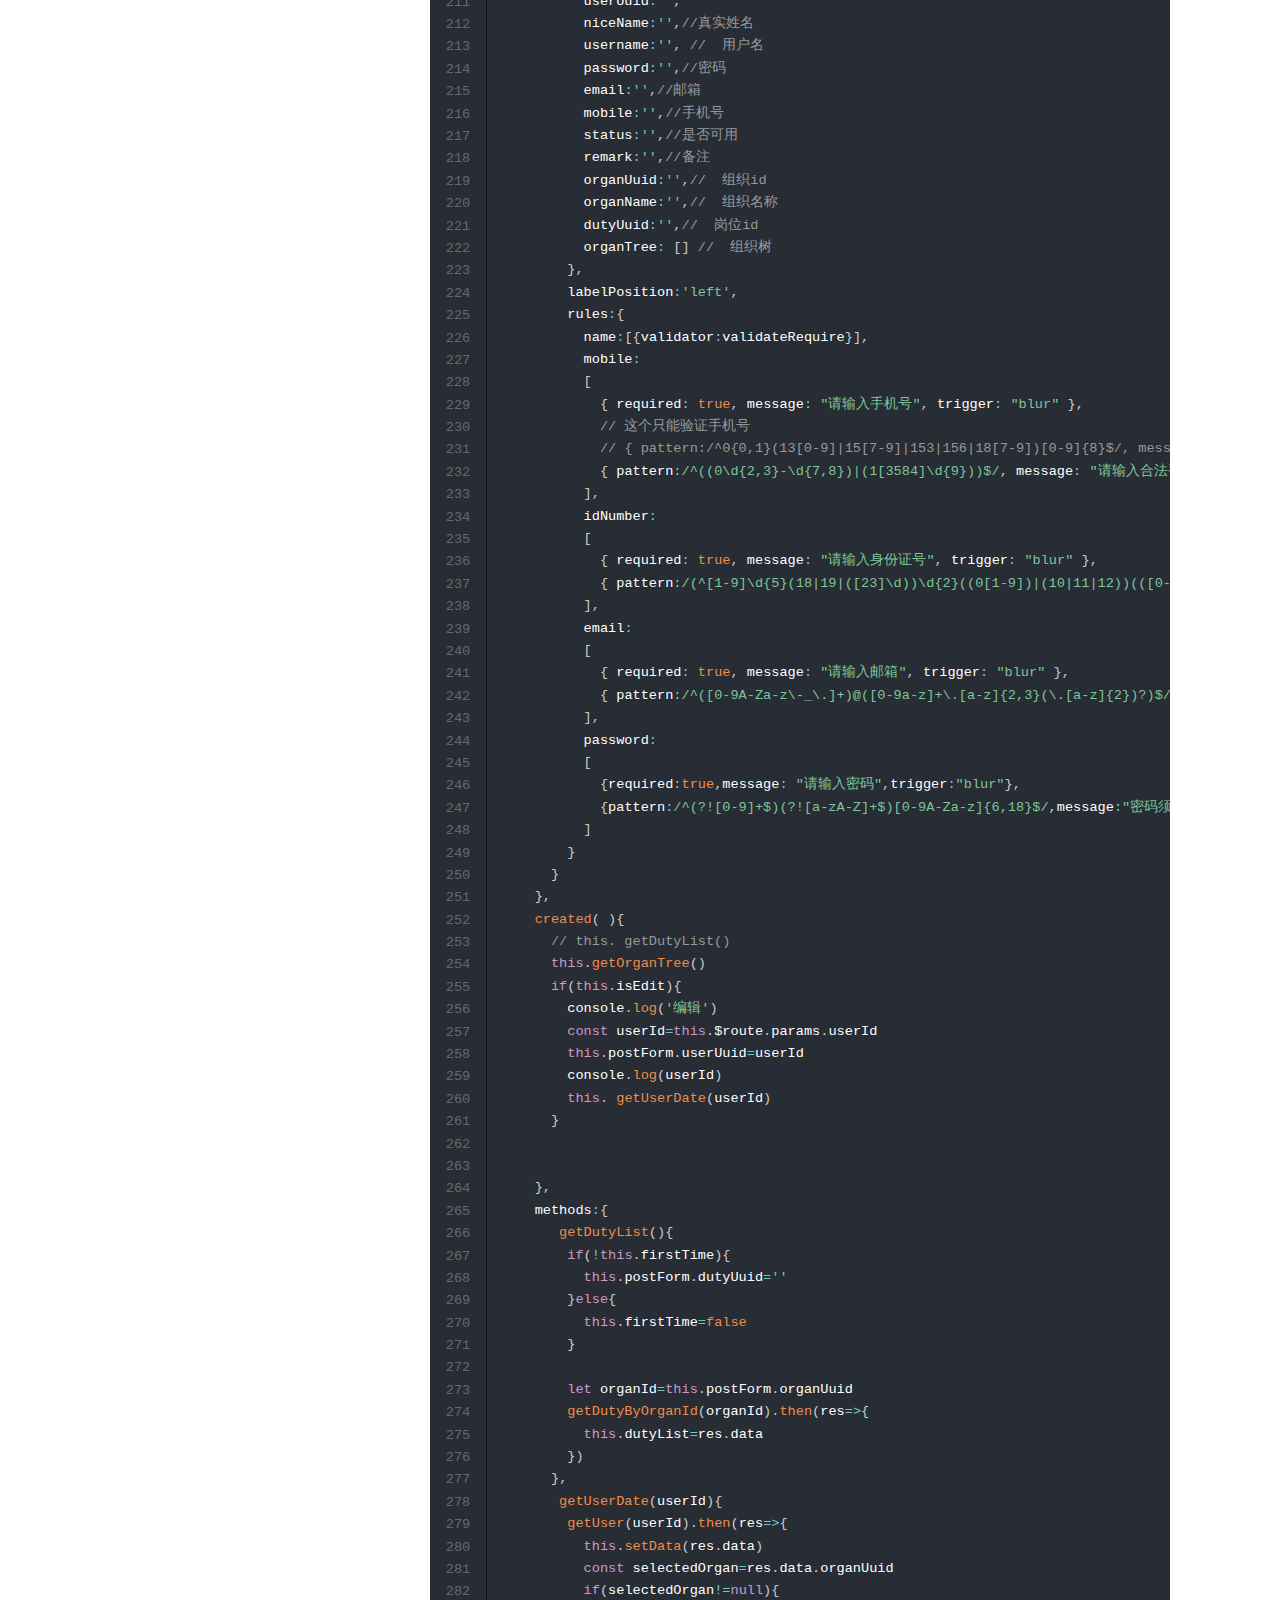
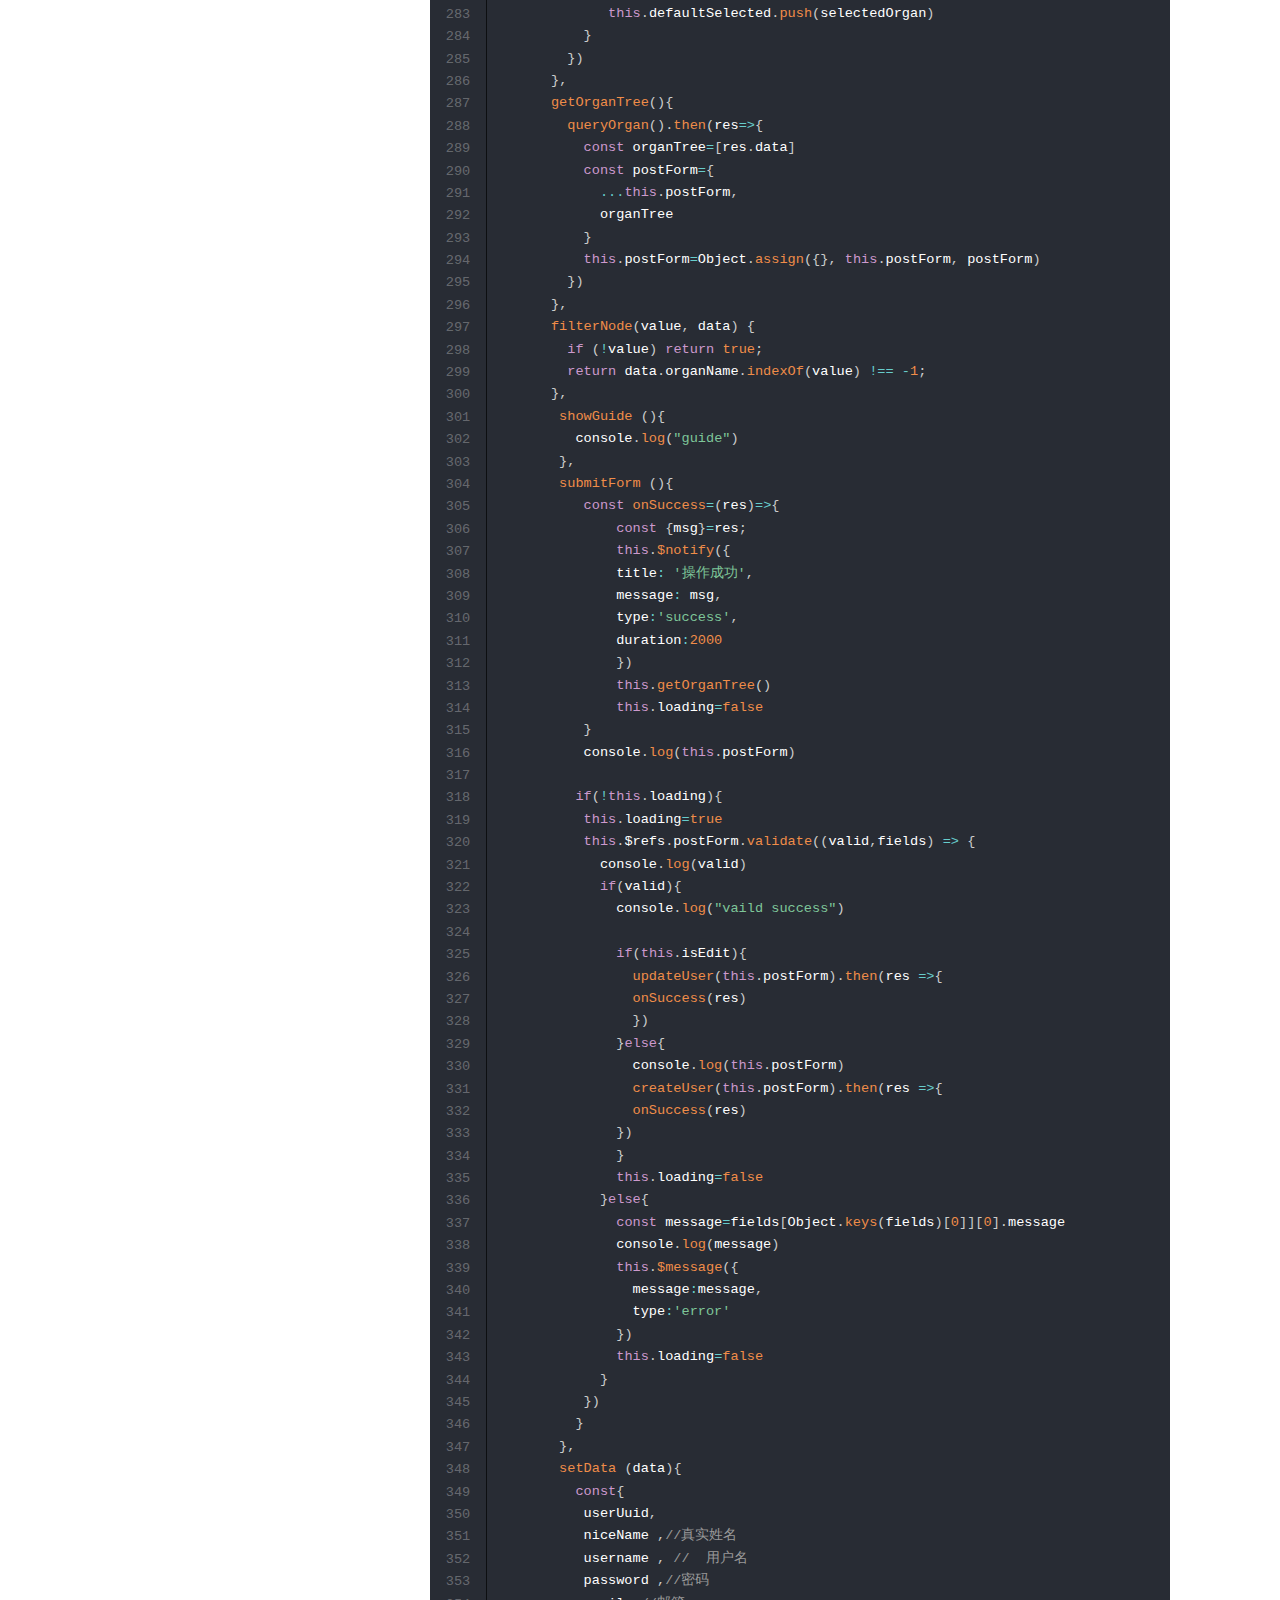
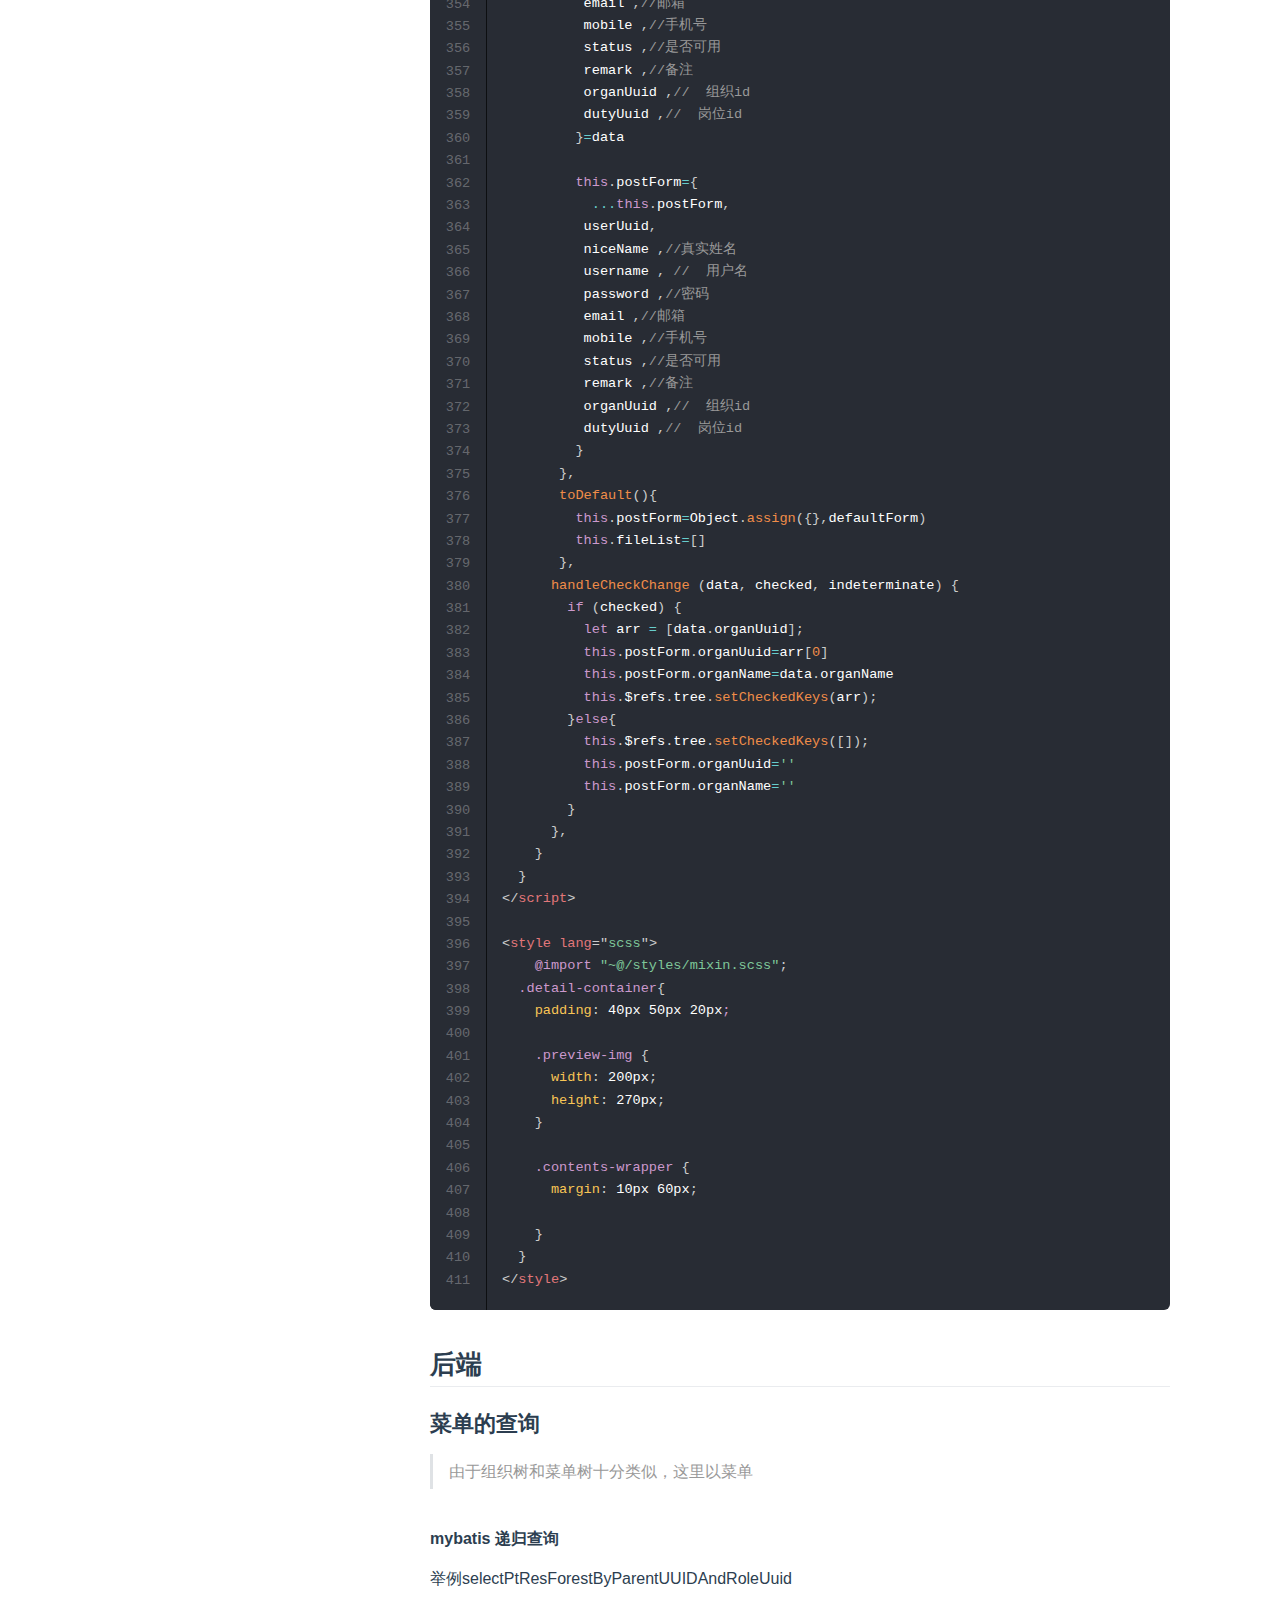
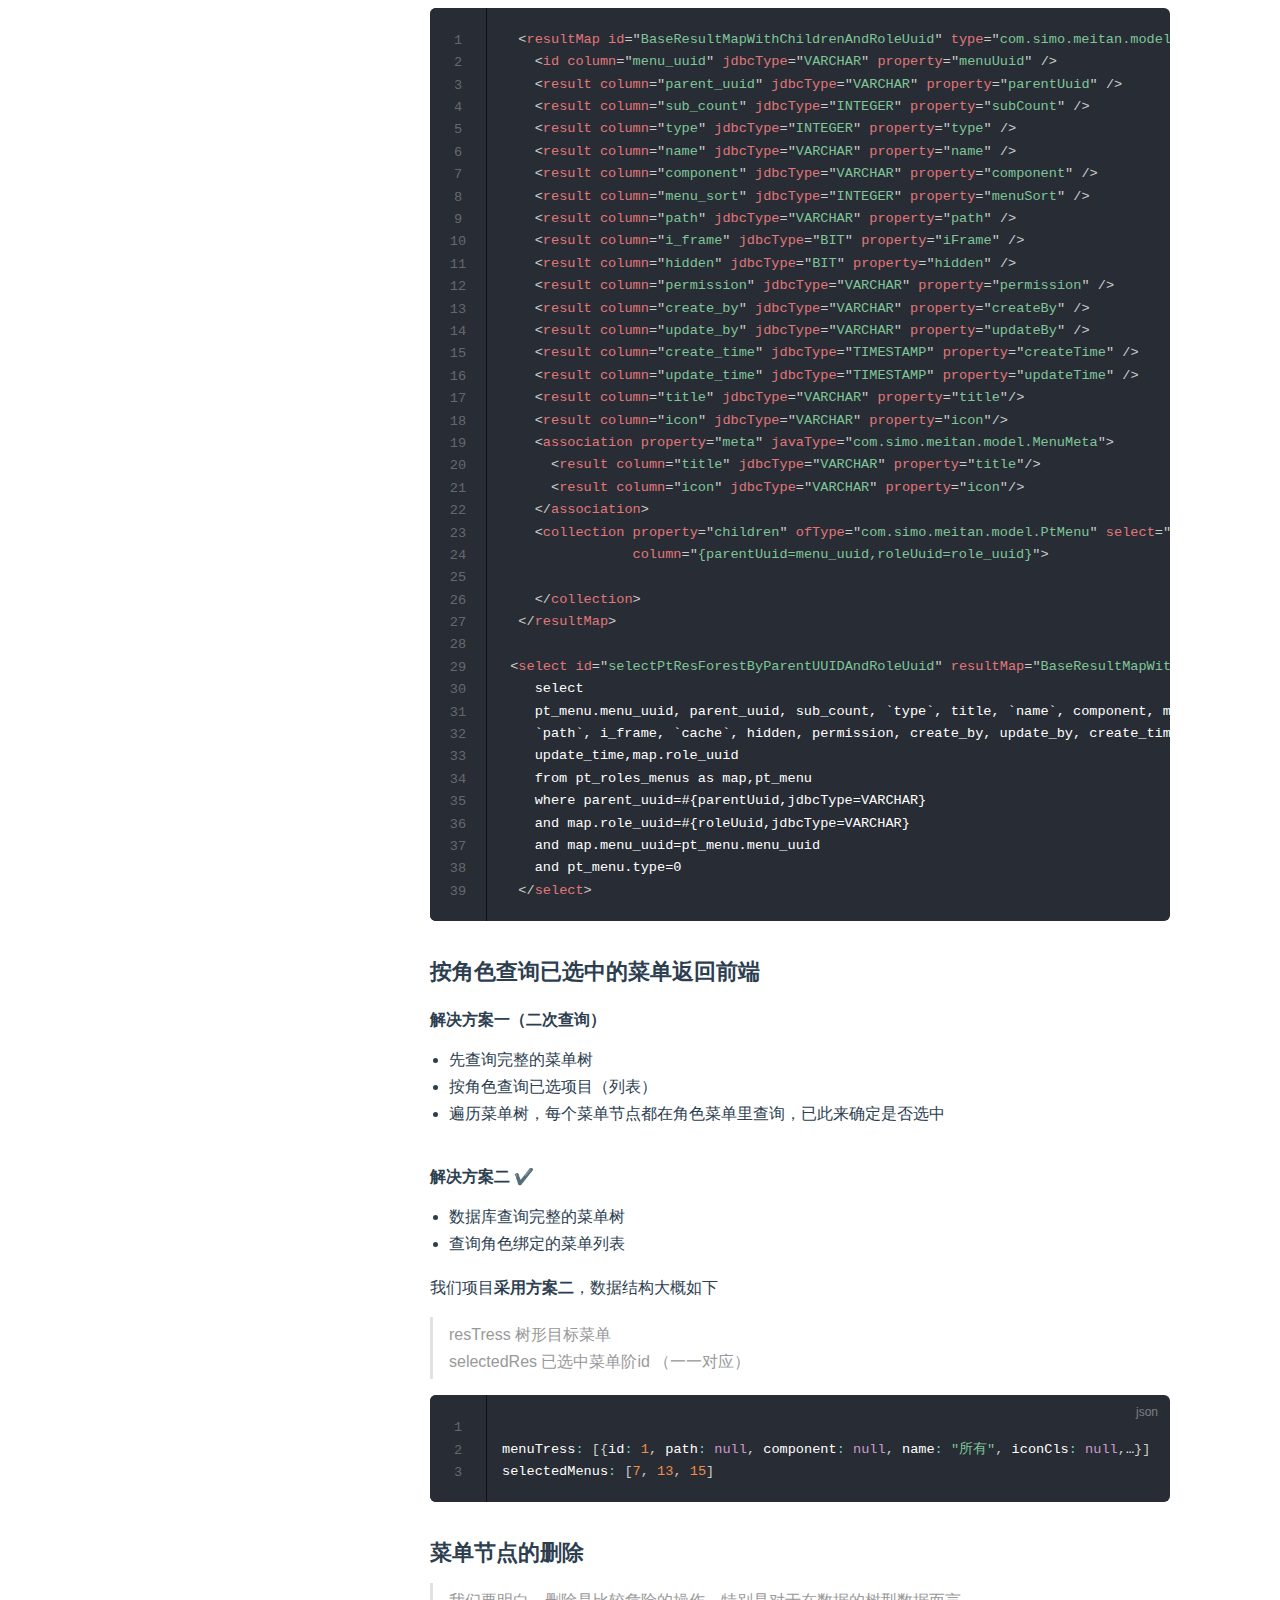
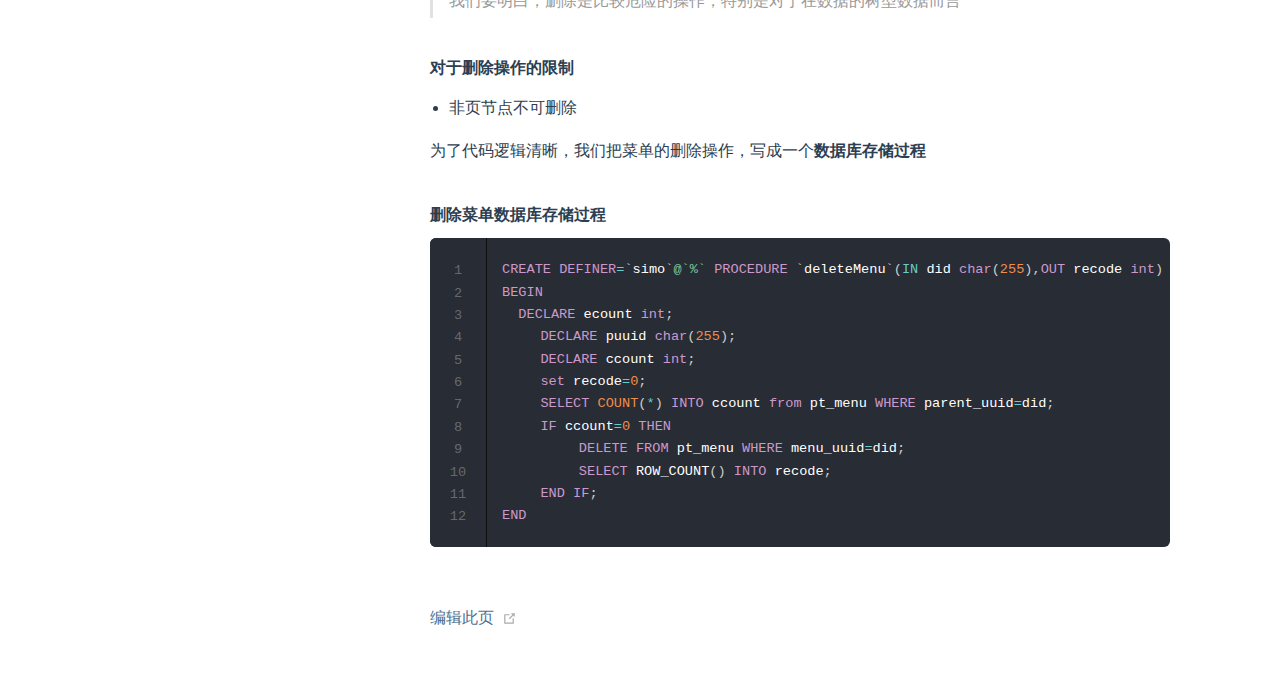
<file: system/系统实现.html>
<!DOCTYPE html>
<html lang="en-US">
  <head>
    <meta charset="utf-8">
    <meta name="viewport" content="width=device-width,initial-scale=1">
    <title>系统实现 | 煤炭权限管理系统</title>
    <meta name="generator" content="VuePress 1.5.2">
    <link rel="icon" href="/icon.png">
    <meta name="description" content="一个基于springBoot+Vue 的权限管理系统">
    <link rel="preload" href="/assets/css/0.styles.5ff70258.css" as="style"><link rel="preload" href="/assets/js/app.9989b519.js" as="script"><link rel="preload" href="/assets/js/2.37f28a02.js" as="script"><link rel="preload" href="/assets/js/6.c6773429.js" as="script"><link rel="prefetch" href="/assets/js/10.bfacdad3.js"><link rel="prefetch" href="/assets/js/11.6bd92b88.js"><link rel="prefetch" href="/assets/js/12.34bde572.js"><link rel="prefetch" href="/assets/js/13.f5a37d0d.js"><link rel="prefetch" href="/assets/js/14.13147f8f.js"><link rel="prefetch" href="/assets/js/15.9545ac7b.js"><link rel="prefetch" href="/assets/js/16.858766ae.js"><link rel="prefetch" href="/assets/js/17.863dca11.js"><link rel="prefetch" href="/assets/js/18.2d4a226a.js"><link rel="prefetch" href="/assets/js/19.072985d8.js"><link rel="prefetch" href="/assets/js/3.1b257499.js"><link rel="prefetch" href="/assets/js/4.1e9e6bb7.js"><link rel="prefetch" href="/assets/js/5.035f794e.js"><link rel="prefetch" href="/assets/js/7.93947fcb.js"><link rel="prefetch" href="/assets/js/8.b4267d9b.js"><link rel="prefetch" href="/assets/js/9.0d0caf8f.js">
    <link rel="stylesheet" href="/assets/css/0.styles.5ff70258.css">
  </head>
  <body>
    <div id="app" data-server-rendered="true"><div class="theme-container"><header class="navbar"><div class="sidebar-button"><svg xmlns="http://www.w3.org/2000/svg" aria-hidden="true" role="img" viewBox="0 0 448 512" class="icon"><path fill="currentColor" d="M436 124H12c-6.627 0-12-5.373-12-12V80c0-6.627 5.373-12 12-12h424c6.627 0 12 5.373 12 12v32c0 6.627-5.373 12-12 12zm0 160H12c-6.627 0-12-5.373-12-12v-32c0-6.627 5.373-12 12-12h424c6.627 0 12 5.373 12 12v32c0 6.627-5.373 12-12 12zm0 160H12c-6.627 0-12-5.373-12-12v-32c0-6.627 5.373-12 12-12h424c6.627 0 12 5.373 12 12v32c0 6.627-5.373 12-12 12z"></path></svg></div> <a href="/" class="home-link router-link-active"><!----> <span class="site-name">煤炭权限管理系统</span></a> <div class="links"><div class="search-box"><input aria-label="Search" autocomplete="off" spellcheck="false" value=""> <!----></div> <nav class="nav-links can-hide"><div class="nav-item"><a href="/quickstart/" class="nav-link">
  快速开始
</a></div><div class="nav-item"><a href="/plan/开发计划.html" class="nav-link">
  开发计划
</a></div><div class="nav-item"><div class="dropdown-wrapper"><button type="button" aria-label="指南" class="dropdown-title"><span class="title">指南</span> <span class="arrow right"></span></button> <ul class="nav-dropdown" style="display:none;"><li class="dropdown-item"><!----> <a href="/system/需求分析.html" class="nav-link">
  需求分析
</a></li><li class="dropdown-item"><!----> <a href="/system/系统设计.html" class="nav-link">
  系统设计
</a></li><li class="dropdown-item"><!----> <a href="/system/系统实现.html" class="nav-link">
  系统实现
</a></li></ul></div></div> <a href="https://gitee.com/simows/authorityManagementSystem" target="_blank" rel="noopener noreferrer" class="repo-link">
    Github
    <svg xmlns="http://www.w3.org/2000/svg" aria-hidden="true" x="0px" y="0px" viewBox="0 0 100 100" width="15" height="15" class="icon outbound"><path fill="currentColor" d="M18.8,85.1h56l0,0c2.2,0,4-1.8,4-4v-32h-8v28h-48v-48h28v-8h-32l0,0c-2.2,0-4,1.8-4,4v56C14.8,83.3,16.6,85.1,18.8,85.1z"></path> <polygon fill="currentColor" points="45.7,48.7 51.3,54.3 77.2,28.5 77.2,37.2 85.2,37.2 85.2,14.9 62.8,14.9 62.8,22.9 71.5,22.9"></polygon></svg></a></nav></div></header> <div class="sidebar-mask"></div> <aside class="sidebar"><nav class="nav-links"><div class="nav-item"><a href="/quickstart/" class="nav-link">
  快速开始
</a></div><div class="nav-item"><a href="/plan/开发计划.html" class="nav-link">
  开发计划
</a></div><div class="nav-item"><div class="dropdown-wrapper"><button type="button" aria-label="指南" class="dropdown-title"><span class="title">指南</span> <span class="arrow right"></span></button> <ul class="nav-dropdown" style="display:none;"><li class="dropdown-item"><!----> <a href="/system/需求分析.html" class="nav-link">
  需求分析
</a></li><li class="dropdown-item"><!----> <a href="/system/系统设计.html" class="nav-link">
  系统设计
</a></li><li class="dropdown-item"><!----> <a href="/system/系统实现.html" class="nav-link">
  系统实现
</a></li></ul></div></div> <a href="https://gitee.com/simows/authorityManagementSystem" target="_blank" rel="noopener noreferrer" class="repo-link">
    Github
    <svg xmlns="http://www.w3.org/2000/svg" aria-hidden="true" x="0px" y="0px" viewBox="0 0 100 100" width="15" height="15" class="icon outbound"><path fill="currentColor" d="M18.8,85.1h56l0,0c2.2,0,4-1.8,4-4v-32h-8v28h-48v-48h28v-8h-32l0,0c-2.2,0-4,1.8-4,4v56C14.8,83.3,16.6,85.1,18.8,85.1z"></path> <polygon fill="currentColor" points="45.7,48.7 51.3,54.3 77.2,28.5 77.2,37.2 85.2,37.2 85.2,14.9 62.8,14.9 62.8,22.9 71.5,22.9"></polygon></svg></a></nav>  <ul class="sidebar-links"><li><section class="sidebar-group depth-0"><p class="sidebar-heading open"><span>系统实现</span> <!----></p> <ul class="sidebar-links sidebar-group-items"><li><a href="/system/%E7%B3%BB%E7%BB%9F%E5%AE%9E%E7%8E%B0.html#前端" class="sidebar-link">前端</a><ul class="sidebar-sub-headers"><li class="sidebar-sub-header"><a href="/system/%E7%B3%BB%E7%BB%9F%E5%AE%9E%E7%8E%B0.html#树形组件" class="sidebar-link">树形组件</a></li><li class="sidebar-sub-header"><a href="/system/%E7%B3%BB%E7%BB%9F%E5%AE%9E%E7%8E%B0.html#编辑-添加表单" class="sidebar-link">编辑/添加表单</a></li></ul></li><li><a href="/system/%E7%B3%BB%E7%BB%9F%E5%AE%9E%E7%8E%B0.html#后端" class="sidebar-link">后端</a><ul class="sidebar-sub-headers"><li class="sidebar-sub-header"><a href="/system/%E7%B3%BB%E7%BB%9F%E5%AE%9E%E7%8E%B0.html#菜单的查询" class="sidebar-link">菜单的查询</a></li><li class="sidebar-sub-header"><a href="/system/%E7%B3%BB%E7%BB%9F%E5%AE%9E%E7%8E%B0.html#按角色查询已选中的菜单返回前端" class="sidebar-link">按角色查询已选中的菜单返回前端</a></li><li class="sidebar-sub-header"><a href="/system/%E7%B3%BB%E7%BB%9F%E5%AE%9E%E7%8E%B0.html#菜单节点的删除" class="sidebar-link">菜单节点的删除</a></li></ul></li></ul></section></li></ul> </aside> <main class="page"> <div class="theme-default-content content__default"><h1 id="系统实现"><a href="#系统实现" class="header-anchor">#</a> 系统实现</h1> <h2 id="前端"><a href="#前端" class="header-anchor">#</a> 前端</h2> <h3 id="树形组件"><a href="#树形组件" class="header-anchor">#</a> 树形组件</h3> <h4 id="单选树形"><a href="#单选树形" class="header-anchor">#</a> 单选树形</h4> <p><img src="/assets/img/image-20200720090457462.7bdf39d8.png" alt="image-20200720090457462"></p> <div class="language-html line-numbers-mode"><pre class="language-html"><code><span class="token tag"><span class="token tag"><span class="token punctuation">&lt;</span>el-tree</span> 
    <span class="token attr-name">:default-checked-keys</span><span class="token attr-value"><span class="token punctuation">=</span><span class="token punctuation">&quot;</span>[postForm.parentUuid]<span class="token punctuation">&quot;</span></span>
    <span class="token attr-name">class</span><span class="token attr-value"><span class="token punctuation">=</span><span class="token punctuation">&quot;</span>filter-tree<span class="token punctuation">&quot;</span></span>
    <span class="token attr-name">check-strictly</span>
    <span class="token attr-name">show-checkbox</span>
    <span class="token attr-name">highlight-current</span> 
    <span class="token attr-name">:data</span><span class="token attr-value"><span class="token punctuation">=</span><span class="token punctuation">&quot;</span>postForm.organTree<span class="token punctuation">&quot;</span></span> 
    <span class="token attr-name">node-key</span><span class="token attr-value"><span class="token punctuation">=</span><span class="token punctuation">&quot;</span>organUuid<span class="token punctuation">&quot;</span></span> 
    <span class="token attr-name">:props</span><span class="token attr-value"><span class="token punctuation">=</span><span class="token punctuation">&quot;</span>defaultProps<span class="token punctuation">&quot;</span></span> 
    <span class="token attr-name">@check</span><span class="token attr-value"><span class="token punctuation">=</span><span class="token punctuation">&quot;</span>handleCheckChange<span class="token punctuation">&quot;</span></span> 
    <span class="token attr-name">default-expand-all</span>
    <span class="token attr-name">:filter-node-method</span><span class="token attr-value"><span class="token punctuation">=</span><span class="token punctuation">&quot;</span>filterNode<span class="token punctuation">&quot;</span></span>
    <span class="token attr-name">ref</span><span class="token attr-value"><span class="token punctuation">=</span><span class="token punctuation">&quot;</span>tree<span class="token punctuation">&quot;</span></span>
<span class="token punctuation">/&gt;</span></span>

</code></pre> <div class="line-numbers-wrapper"><span class="line-number">1</span><br><span class="line-number">2</span><br><span class="line-number">3</span><br><span class="line-number">4</span><br><span class="line-number">5</span><br><span class="line-number">6</span><br><span class="line-number">7</span><br><span class="line-number">8</span><br><span class="line-number">9</span><br><span class="line-number">10</span><br><span class="line-number">11</span><br><span class="line-number">12</span><br><span class="line-number">13</span><br><span class="line-number">14</span><br><span class="line-number">15</span><br></div></div><p>组织选择，不带选中框</p> <h4 id="多选树形"><a href="#多选树形" class="header-anchor">#</a> 多选树形</h4> <p><img src="[data-uri]" alt="image-20200711233159422"></p> <div class="language-javascript line-numbers-mode"><pre class="language-javascript"><code><span class="token operator">&lt;</span>el<span class="token operator">-</span>tree
  <span class="token operator">:</span>data<span class="token operator">=</span><span class="token string">&quot;data&quot;</span>
  show<span class="token operator">-</span>checkbox
  node<span class="token operator">-</span>key<span class="token operator">=</span><span class="token string">&quot;id&quot;</span>
  <span class="token operator">:</span><span class="token keyword">default</span><span class="token operator">-</span>expanded<span class="token operator">-</span>keys<span class="token operator">=</span><span class="token string">&quot;[2, 3]&quot;</span>
  <span class="token operator">:</span><span class="token keyword">default</span><span class="token operator">-</span>checked<span class="token operator">-</span>keys<span class="token operator">=</span><span class="token string">&quot;[5]&quot;</span><span class="token operator">&gt;</span>
<span class="token operator">&lt;</span><span class="token operator">/</span>el<span class="token operator">-</span>tree<span class="token operator">&gt;</span>

<span class="token operator">&lt;</span>script<span class="token operator">&gt;</span>
  <span class="token keyword">export</span> <span class="token keyword">default</span> <span class="token punctuation">{</span>
    <span class="token function">data</span><span class="token punctuation">(</span><span class="token punctuation">)</span> <span class="token punctuation">{</span>
      <span class="token keyword">return</span> <span class="token punctuation">{</span>
        data<span class="token operator">:</span> <span class="token punctuation">[</span><span class="token punctuation">{</span>
          id<span class="token operator">:</span> <span class="token number">1</span><span class="token punctuation">,</span>
          label<span class="token operator">:</span> <span class="token string">'一级 2'</span><span class="token punctuation">,</span>
          children<span class="token operator">:</span> <span class="token punctuation">[</span><span class="token punctuation">{</span>
            id<span class="token operator">:</span> <span class="token number">3</span><span class="token punctuation">,</span>
            label<span class="token operator">:</span> <span class="token string">'二级 2-1'</span><span class="token punctuation">,</span>
            children<span class="token operator">:</span> <span class="token punctuation">[</span><span class="token punctuation">{</span>
              id<span class="token operator">:</span> <span class="token number">4</span><span class="token punctuation">,</span>
              label<span class="token operator">:</span> <span class="token string">'三级 3-1-1'</span>
            <span class="token punctuation">}</span><span class="token punctuation">,</span> <span class="token punctuation">{</span>
              id<span class="token operator">:</span> <span class="token number">5</span><span class="token punctuation">,</span>
              label<span class="token operator">:</span> <span class="token string">'三级 3-1-2'</span><span class="token punctuation">,</span>
              disabled<span class="token operator">:</span> <span class="token boolean">true</span>
            <span class="token punctuation">}</span><span class="token punctuation">]</span>
          <span class="token punctuation">}</span><span class="token punctuation">,</span> <span class="token punctuation">{</span>
            id<span class="token operator">:</span> <span class="token number">2</span><span class="token punctuation">,</span>
            label<span class="token operator">:</span> <span class="token string">'二级 2-2'</span><span class="token punctuation">,</span>
            disabled<span class="token operator">:</span> <span class="token boolean">true</span><span class="token punctuation">,</span>
            children<span class="token operator">:</span> <span class="token punctuation">[</span><span class="token punctuation">{</span>
              id<span class="token operator">:</span> <span class="token number">6</span><span class="token punctuation">,</span>
              label<span class="token operator">:</span> <span class="token string">'三级 3-2-1'</span>
            <span class="token punctuation">}</span><span class="token punctuation">,</span> <span class="token punctuation">{</span>
              id<span class="token operator">:</span> <span class="token number">7</span><span class="token punctuation">,</span>
              label<span class="token operator">:</span> <span class="token string">'三级 3-2-2'</span><span class="token punctuation">,</span>
              disabled<span class="token operator">:</span> <span class="token boolean">true</span>
            <span class="token punctuation">}</span><span class="token punctuation">]</span>
          <span class="token punctuation">}</span><span class="token punctuation">]</span>
        <span class="token punctuation">}</span><span class="token punctuation">]</span><span class="token punctuation">,</span>
        defaultProps<span class="token operator">:</span> <span class="token punctuation">{</span>
          children<span class="token operator">:</span> <span class="token string">'children'</span><span class="token punctuation">,</span>
          label<span class="token operator">:</span> <span class="token string">'label'</span>
        <span class="token punctuation">}</span>
      <span class="token punctuation">}</span><span class="token punctuation">;</span>
    <span class="token punctuation">}</span>
  <span class="token punctuation">}</span><span class="token punctuation">;</span>
<span class="token operator">&lt;</span><span class="token operator">/</span>script<span class="token operator">&gt;</span>
</code></pre> <div class="line-numbers-wrapper"><span class="line-number">1</span><br><span class="line-number">2</span><br><span class="line-number">3</span><br><span class="line-number">4</span><br><span class="line-number">5</span><br><span class="line-number">6</span><br><span class="line-number">7</span><br><span class="line-number">8</span><br><span class="line-number">9</span><br><span class="line-number">10</span><br><span class="line-number">11</span><br><span class="line-number">12</span><br><span class="line-number">13</span><br><span class="line-number">14</span><br><span class="line-number">15</span><br><span class="line-number">16</span><br><span class="line-number">17</span><br><span class="line-number">18</span><br><span class="line-number">19</span><br><span class="line-number">20</span><br><span class="line-number">21</span><br><span class="line-number">22</span><br><span class="line-number">23</span><br><span class="line-number">24</span><br><span class="line-number">25</span><br><span class="line-number">26</span><br><span class="line-number">27</span><br><span class="line-number">28</span><br><span class="line-number">29</span><br><span class="line-number">30</span><br><span class="line-number">31</span><br><span class="line-number">32</span><br><span class="line-number">33</span><br><span class="line-number">34</span><br><span class="line-number">35</span><br><span class="line-number">36</span><br><span class="line-number">37</span><br><span class="line-number">38</span><br><span class="line-number">39</span><br><span class="line-number">40</span><br><span class="line-number">41</span><br><span class="line-number">42</span><br><span class="line-number">43</span><br><span class="line-number">44</span><br><span class="line-number">45</span><br><span class="line-number">46</span><br><span class="line-number">47</span><br><span class="line-number">48</span><br></div></div><p>菜单选择，带选择框，自动选中父级菜单</p> <p><img src="[data-uri]" alt="image-20200711233226362"></p> <h5 id="自动选中父级前端实现"><a href="#自动选中父级前端实现" class="header-anchor">#</a> <s>自动选中父级前端实现</s></h5> <p><s>导出：去层级化的所有选中项</s></p> <p><s>选中一个，就按按菜单id 给角色添加菜单，然后刷新菜单树</s></p> <h5 id="如何处理带选择框树形控件的选择联动"><a href="#如何处理带选择框树形控件的选择联动" class="header-anchor">#</a> 如何处理带选择框树形控件的选择联动</h5> <ul><li>被选中的所有父级会选中</li> <li>所有子树选中</li></ul> <h3 id="编辑-添加表单"><a href="#编辑-添加表单" class="header-anchor">#</a> 编辑/添加表单</h3> <blockquote><p>编辑和添加表单内容十分相似，区别是呈现方式</p></blockquote> <p>故此  抽象出5个xxxDetail 组件，通过isEdit 参数判定是添加还是编辑</p> <table><thead><tr><th>用户 编辑/添加</th> <th>组织 编辑/添加</th> <th>角色 编辑/添加</th> <th>岗位 编辑/添加</th> <th>资源 编辑/添加</th></tr></thead> <tbody><tr><td>userDetail</td> <td>oragDetail</td> <td>roleDetail</td> <td>dutyDetail</td> <td>resDetail</td></tr></tbody></table> <h4 id="userdetail代码示例"><a href="#userdetail代码示例" class="header-anchor">#</a> userDetail代码示例</h4> <div class="language-html line-numbers-mode"><pre class="language-html"><code><span class="token tag"><span class="token tag"><span class="token punctuation">&lt;</span>template</span><span class="token punctuation">&gt;</span></span>
  <span class="token tag"><span class="token tag"><span class="token punctuation">&lt;</span>el-form</span> <span class="token attr-name">ref</span><span class="token attr-value"><span class="token punctuation">=</span><span class="token punctuation">&quot;</span>postForm<span class="token punctuation">&quot;</span></span>  <span class="token attr-name">:label-position</span><span class="token attr-value"><span class="token punctuation">=</span><span class="token punctuation">&quot;</span>labelPosition<span class="token punctuation">&quot;</span></span> <span class="token attr-name">:model</span><span class="token attr-value"><span class="token punctuation">=</span><span class="token punctuation">&quot;</span>postForm<span class="token punctuation">&quot;</span></span> <span class="token attr-name">:rules</span><span class="token attr-value"><span class="token punctuation">=</span><span class="token punctuation">&quot;</span>rules<span class="token punctuation">&quot;</span></span><span class="token punctuation">&gt;</span></span>
    <span class="token tag"><span class="token tag"><span class="token punctuation">&lt;</span>sticky</span> <span class="token punctuation">&gt;</span></span>
      <span class="token tag"><span class="token tag"><span class="token punctuation">&lt;</span>div</span> <span class="token attr-name">:class</span><span class="token attr-value"><span class="token punctuation">=</span><span class="token punctuation">&quot;</span><span class="token punctuation">'</span>sub-navbar '+postForm.status<span class="token punctuation">&quot;</span></span><span class="token punctuation">&gt;</span></span>
        <span class="token tag"><span class="token tag"><span class="token punctuation">&lt;</span>el-button</span> <span class="token attr-name">v-if</span><span class="token attr-value"><span class="token punctuation">=</span><span class="token punctuation">&quot;</span>!isEdit<span class="token punctuation">&quot;</span></span> <span class="token attr-name">@click</span><span class="token attr-value"><span class="token punctuation">=</span><span class="token punctuation">&quot;</span>showGuide<span class="token punctuation">&quot;</span></span><span class="token punctuation">&gt;</span></span>显示帮助<span class="token tag"><span class="token tag"><span class="token punctuation">&lt;/</span>el-button</span><span class="token punctuation">&gt;</span></span>
        <span class="token tag"><span class="token tag"><span class="token punctuation">&lt;</span>el-button</span>
          <span class="token attr-name">v-loading</span><span class="token attr-value"><span class="token punctuation">=</span><span class="token punctuation">&quot;</span>loading<span class="token punctuation">&quot;</span></span>
          <span class="token attr-name">@click</span><span class="token attr-value"><span class="token punctuation">=</span><span class="token punctuation">&quot;</span>submitForm<span class="token punctuation">&quot;</span></span>
          <span class="token attr-name">type</span><span class="token attr-value"><span class="token punctuation">=</span><span class="token punctuation">&quot;</span>success<span class="token punctuation">&quot;</span></span><span class="token style-attr language-css"><span class="token attr-name">
          <span class="token attr-name">style</span></span><span class="token punctuation">=&quot;</span><span class="token attr-value"><span class="token property">margin-left</span><span class="token punctuation">:</span> 10px<span class="token punctuation">;</span></span><span class="token punctuation">&quot;</span></span>
        <span class="token punctuation">&gt;</span></span>
          {{isEdit? '编辑用户':'新增用户'}}
         <span class="token tag"><span class="token tag"><span class="token punctuation">&lt;/</span>el-button</span><span class="token punctuation">&gt;</span></span>
      <span class="token tag"><span class="token tag"><span class="token punctuation">&lt;/</span>div</span><span class="token punctuation">&gt;</span></span>
    <span class="token tag"><span class="token tag"><span class="token punctuation">&lt;/</span>sticky</span><span class="token punctuation">&gt;</span></span>
    <span class="token tag"><span class="token tag"><span class="token punctuation">&lt;</span>div</span> <span class="token attr-name">class</span><span class="token attr-value"><span class="token punctuation">=</span><span class="token punctuation">&quot;</span>detail-container<span class="token punctuation">&quot;</span></span><span class="token punctuation">&gt;</span></span>
      <span class="token tag"><span class="token tag"><span class="token punctuation">&lt;</span>el-row</span><span class="token punctuation">&gt;</span></span>
        <span class="token comment">&lt;!-- &lt;warning/&gt; --&gt;</span>

        <span class="token tag"><span class="token tag"><span class="token punctuation">&lt;</span>el-col</span> <span class="token attr-name">:span</span><span class="token attr-value"><span class="token punctuation">=</span><span class="token punctuation">&quot;</span>24<span class="token punctuation">&quot;</span></span><span class="token punctuation">&gt;</span></span>
          <span class="token tag"><span class="token tag"><span class="token punctuation">&lt;</span>el-form-item</span> <span class="token attr-name">prop</span><span class="token attr-value"><span class="token punctuation">=</span><span class="token punctuation">&quot;</span>真实姓名<span class="token punctuation">&quot;</span></span> <span class="token punctuation">&gt;</span></span>
            <span class="token tag"><span class="token tag"><span class="token punctuation">&lt;</span>Mdinput</span> <span class="token attr-name">v-model</span><span class="token attr-value"><span class="token punctuation">=</span><span class="token punctuation">&quot;</span>postForm.niceName<span class="token punctuation">&quot;</span></span> <span class="token attr-name">:maxlength</span><span class="token attr-value"><span class="token punctuation">=</span><span class="token punctuation">&quot;</span>100<span class="token punctuation">&quot;</span></span> <span class="token attr-name">name</span><span class="token attr-value"><span class="token punctuation">=</span><span class="token punctuation">&quot;</span>niceName<span class="token punctuation">&quot;</span></span> <span class="token attr-name">required</span><span class="token punctuation">&gt;</span></span>
              <span class="token tag"><span class="token tag"><span class="token punctuation">&lt;</span>slot</span><span class="token punctuation">&gt;</span></span>真实姓名<span class="token tag"><span class="token tag"><span class="token punctuation">&lt;/</span>slot</span><span class="token punctuation">&gt;</span></span>
            <span class="token tag"><span class="token tag"><span class="token punctuation">&lt;/</span>Mdinput</span><span class="token punctuation">&gt;</span></span>
          <span class="token tag"><span class="token tag"><span class="token punctuation">&lt;/</span>el-form-item</span><span class="token punctuation">&gt;</span></span>

          <span class="token tag"><span class="token tag"><span class="token punctuation">&lt;</span>el-row</span> <span class="token attr-name">:gutter</span><span class="token attr-value"><span class="token punctuation">=</span><span class="token punctuation">&quot;</span>20<span class="token punctuation">&quot;</span></span><span class="token punctuation">&gt;</span></span>
            <span class="token tag"><span class="token tag"><span class="token punctuation">&lt;</span>el-col</span> <span class="token attr-name">:span</span><span class="token attr-value"><span class="token punctuation">=</span><span class="token punctuation">&quot;</span>12<span class="token punctuation">&quot;</span></span><span class="token punctuation">&gt;</span></span>
              <span class="token tag"><span class="token tag"><span class="token punctuation">&lt;</span>el-form-item</span>  <span class="token attr-name">label</span><span class="token attr-value"><span class="token punctuation">=</span><span class="token punctuation">&quot;</span>用户名<span class="token punctuation">&quot;</span></span> <span class="token attr-name">prop</span><span class="token attr-value"><span class="token punctuation">=</span><span class="token punctuation">&quot;</span>username<span class="token punctuation">&quot;</span></span> <span class="token attr-name">label-width</span><span class="token attr-value"><span class="token punctuation">=</span><span class="token punctuation">&quot;</span>80px<span class="token punctuation">&quot;</span></span><span class="token punctuation">&gt;</span></span>
                <span class="token tag"><span class="token tag"><span class="token punctuation">&lt;</span>el-input</span> <span class="token attr-name">prefix-icon</span><span class="token attr-value"><span class="token punctuation">=</span><span class="token punctuation">&quot;</span>el-icon-user<span class="token punctuation">&quot;</span></span>  <span class="token attr-name">v-model</span><span class="token attr-value"><span class="token punctuation">=</span><span class="token punctuation">&quot;</span>postForm.username<span class="token punctuation">&quot;</span></span> <span class="token attr-name">placeholder</span><span class="token attr-value"><span class="token punctuation">=</span><span class="token punctuation">&quot;</span>用户名<span class="token punctuation">&quot;</span></span> <span class="token attr-name">clearable</span><span class="token punctuation">&gt;</span></span><span class="token tag"><span class="token tag"><span class="token punctuation">&lt;/</span>el-input</span><span class="token punctuation">&gt;</span></span>
              <span class="token tag"><span class="token tag"><span class="token punctuation">&lt;/</span>el-form-item</span><span class="token punctuation">&gt;</span></span>
            <span class="token tag"><span class="token tag"><span class="token punctuation">&lt;/</span>el-col</span><span class="token punctuation">&gt;</span></span>
            <span class="token tag"><span class="token tag"><span class="token punctuation">&lt;</span>el-col</span> <span class="token attr-name">:span</span><span class="token attr-value"><span class="token punctuation">=</span><span class="token punctuation">&quot;</span>12<span class="token punctuation">&quot;</span></span><span class="token punctuation">&gt;</span></span>
              <span class="token tag"><span class="token tag"><span class="token punctuation">&lt;</span>el-form-item</span> <span class="token attr-name">prop</span><span class="token attr-value"><span class="token punctuation">=</span><span class="token punctuation">&quot;</span>password<span class="token punctuation">&quot;</span></span> <span class="token attr-name">label</span><span class="token attr-value"><span class="token punctuation">=</span><span class="token punctuation">&quot;</span>密码: <span class="token punctuation">&quot;</span></span> <span class="token attr-name">label-width</span><span class="token attr-value"><span class="token punctuation">=</span><span class="token punctuation">&quot;</span>80px<span class="token punctuation">&quot;</span></span><span class="token punctuation">&gt;</span></span>
                <span class="token tag"><span class="token tag"><span class="token punctuation">&lt;</span>el-input</span> <span class="token attr-name">show-password</span> <span class="token attr-name">prefix-icon</span><span class="token attr-value"><span class="token punctuation">=</span><span class="token punctuation">&quot;</span>el-icon-key<span class="token punctuation">&quot;</span></span> <span class="token attr-name">v-model</span><span class="token attr-value"><span class="token punctuation">=</span><span class="token punctuation">&quot;</span>postForm.password<span class="token punctuation">&quot;</span></span>  <span class="token attr-name">placeholder</span><span class="token attr-value"><span class="token punctuation">=</span><span class="token punctuation">&quot;</span>密码<span class="token punctuation">&quot;</span></span><span class="token punctuation">&gt;</span></span><span class="token tag"><span class="token tag"><span class="token punctuation">&lt;/</span>el-input</span><span class="token punctuation">&gt;</span></span>
              <span class="token tag"><span class="token tag"><span class="token punctuation">&lt;/</span>el-form-item</span><span class="token punctuation">&gt;</span></span>
            <span class="token tag"><span class="token tag"><span class="token punctuation">&lt;/</span>el-col</span><span class="token punctuation">&gt;</span></span>
          <span class="token tag"><span class="token tag"><span class="token punctuation">&lt;/</span>el-row</span><span class="token punctuation">&gt;</span></span>
          <span class="token tag"><span class="token tag"><span class="token punctuation">&lt;</span>el-row</span> <span class="token attr-name">:gutter</span><span class="token attr-value"><span class="token punctuation">=</span><span class="token punctuation">&quot;</span>20<span class="token punctuation">&quot;</span></span><span class="token punctuation">&gt;</span></span>
            <span class="token tag"><span class="token tag"><span class="token punctuation">&lt;</span>el-col</span> <span class="token attr-name">:span</span><span class="token attr-value"><span class="token punctuation">=</span><span class="token punctuation">&quot;</span>12<span class="token punctuation">&quot;</span></span><span class="token punctuation">&gt;</span></span>
              <span class="token tag"><span class="token tag"><span class="token punctuation">&lt;</span>el-form-item</span> <span class="token attr-name">label</span><span class="token attr-value"><span class="token punctuation">=</span><span class="token punctuation">&quot;</span>邮箱：<span class="token punctuation">&quot;</span></span> <span class="token attr-name">prop</span><span class="token attr-value"><span class="token punctuation">=</span><span class="token punctuation">&quot;</span>email<span class="token punctuation">&quot;</span></span> <span class="token attr-name">label-width</span><span class="token attr-value"><span class="token punctuation">=</span><span class="token punctuation">&quot;</span>80px<span class="token punctuation">&quot;</span></span><span class="token punctuation">&gt;</span></span>
                <span class="token tag"><span class="token tag"><span class="token punctuation">&lt;</span>el-input</span> <span class="token attr-name">prefix-icon</span><span class="token attr-value"><span class="token punctuation">=</span><span class="token punctuation">&quot;</span>el-icon-message<span class="token punctuation">&quot;</span></span>  <span class="token attr-name">v-model</span><span class="token attr-value"><span class="token punctuation">=</span><span class="token punctuation">&quot;</span>postForm.email<span class="token punctuation">&quot;</span></span> <span class="token attr-name">placeholder</span><span class="token attr-value"><span class="token punctuation">=</span><span class="token punctuation">&quot;</span>邮箱<span class="token punctuation">&quot;</span></span> <span class="token attr-name">clearable</span><span class="token punctuation">&gt;</span></span><span class="token tag"><span class="token tag"><span class="token punctuation">&lt;/</span>el-input</span><span class="token punctuation">&gt;</span></span>
              <span class="token tag"><span class="token tag"><span class="token punctuation">&lt;/</span>el-form-item</span><span class="token punctuation">&gt;</span></span>
            <span class="token tag"><span class="token tag"><span class="token punctuation">&lt;/</span>el-col</span><span class="token punctuation">&gt;</span></span>
            <span class="token tag"><span class="token tag"><span class="token punctuation">&lt;</span>el-col</span> <span class="token attr-name">:span</span><span class="token attr-value"><span class="token punctuation">=</span><span class="token punctuation">&quot;</span>12<span class="token punctuation">&quot;</span></span><span class="token punctuation">&gt;</span></span>
              <span class="token tag"><span class="token tag"><span class="token punctuation">&lt;</span>el-form-item</span> <span class="token attr-name">prop</span><span class="token attr-value"><span class="token punctuation">=</span><span class="token punctuation">&quot;</span>mobile<span class="token punctuation">&quot;</span></span> <span class="token attr-name">label</span><span class="token attr-value"><span class="token punctuation">=</span><span class="token punctuation">&quot;</span>手机号: <span class="token punctuation">&quot;</span></span> <span class="token attr-name">label-width</span><span class="token attr-value"><span class="token punctuation">=</span><span class="token punctuation">&quot;</span>80px<span class="token punctuation">&quot;</span></span><span class="token punctuation">&gt;</span></span>
                <span class="token tag"><span class="token tag"><span class="token punctuation">&lt;</span>el-input</span> <span class="token attr-name">prefix-icon</span><span class="token attr-value"><span class="token punctuation">=</span><span class="token punctuation">&quot;</span>el-icon-mobile-phone<span class="token punctuation">&quot;</span></span> <span class="token attr-name">v-model</span><span class="token attr-value"><span class="token punctuation">=</span><span class="token punctuation">&quot;</span>postForm.mobile<span class="token punctuation">&quot;</span></span> <span class="token attr-name">placeholder</span><span class="token attr-value"><span class="token punctuation">=</span><span class="token punctuation">&quot;</span>手机号<span class="token punctuation">&quot;</span></span> <span class="token attr-name">clearable</span><span class="token punctuation">&gt;</span></span><span class="token tag"><span class="token tag"><span class="token punctuation">&lt;/</span>el-input</span><span class="token punctuation">&gt;</span></span>
              <span class="token tag"><span class="token tag"><span class="token punctuation">&lt;/</span>el-form-item</span><span class="token punctuation">&gt;</span></span>
            <span class="token tag"><span class="token tag"><span class="token punctuation">&lt;/</span>el-col</span><span class="token punctuation">&gt;</span></span>
          <span class="token tag"><span class="token tag"><span class="token punctuation">&lt;/</span>el-row</span><span class="token punctuation">&gt;</span></span>
          <span class="token tag"><span class="token tag"><span class="token punctuation">&lt;</span>el-row</span> <span class="token attr-name">:gutter</span><span class="token attr-value"><span class="token punctuation">=</span><span class="token punctuation">&quot;</span>20<span class="token punctuation">&quot;</span></span><span class="token punctuation">&gt;</span></span>
            <span class="token tag"><span class="token tag"><span class="token punctuation">&lt;</span>el-col</span> <span class="token attr-name">:span</span><span class="token attr-value"><span class="token punctuation">=</span><span class="token punctuation">&quot;</span>12<span class="token punctuation">&quot;</span></span><span class="token punctuation">&gt;</span></span>
              <span class="token tag"><span class="token tag"><span class="token punctuation">&lt;</span>el-form-item</span> <span class="token attr-name">label</span><span class="token attr-value"><span class="token punctuation">=</span><span class="token punctuation">&quot;</span>是否可用：<span class="token punctuation">&quot;</span></span> <span class="token attr-name">prop</span><span class="token attr-value"><span class="token punctuation">=</span><span class="token punctuation">&quot;</span>status<span class="token punctuation">&quot;</span></span> <span class="token attr-name">label-width</span><span class="token attr-value"><span class="token punctuation">=</span><span class="token punctuation">&quot;</span>100px<span class="token punctuation">&quot;</span></span><span class="token punctuation">&gt;</span></span>
                <span class="token tag"><span class="token tag"><span class="token punctuation">&lt;</span>el-switch</span> <span class="token attr-name">v-model</span><span class="token attr-value"><span class="token punctuation">=</span><span class="token punctuation">&quot;</span>postForm.status<span class="token punctuation">&quot;</span></span> <span class="token punctuation">&gt;</span></span><span class="token tag"><span class="token tag"><span class="token punctuation">&lt;/</span>el-switch</span><span class="token punctuation">&gt;</span></span>
              <span class="token tag"><span class="token tag"><span class="token punctuation">&lt;/</span>el-form-item</span><span class="token punctuation">&gt;</span></span>
            <span class="token tag"><span class="token tag"><span class="token punctuation">&lt;/</span>el-col</span><span class="token punctuation">&gt;</span></span>
            <span class="token tag"><span class="token tag"><span class="token punctuation">&lt;</span>el-col</span> <span class="token attr-name">:span</span><span class="token attr-value"><span class="token punctuation">=</span><span class="token punctuation">&quot;</span>12<span class="token punctuation">&quot;</span></span><span class="token punctuation">&gt;</span></span>
              <span class="token tag"><span class="token tag"><span class="token punctuation">&lt;</span>el-form-item</span> <span class="token attr-name">prop</span><span class="token attr-value"><span class="token punctuation">=</span><span class="token punctuation">&quot;</span>remark<span class="token punctuation">&quot;</span></span> <span class="token attr-name">label</span><span class="token attr-value"><span class="token punctuation">=</span><span class="token punctuation">&quot;</span>备注: <span class="token punctuation">&quot;</span></span> <span class="token attr-name">label-width</span><span class="token attr-value"><span class="token punctuation">=</span><span class="token punctuation">&quot;</span>80px<span class="token punctuation">&quot;</span></span><span class="token punctuation">&gt;</span></span>
                <span class="token tag"><span class="token tag"><span class="token punctuation">&lt;</span>el-input</span> <span class="token attr-name">type</span><span class="token attr-value"><span class="token punctuation">=</span><span class="token punctuation">&quot;</span>textarea<span class="token punctuation">&quot;</span></span>  <span class="token attr-name">v-model</span><span class="token attr-value"><span class="token punctuation">=</span><span class="token punctuation">&quot;</span>postForm.remark<span class="token punctuation">&quot;</span></span> <span class="token attr-name">placeholder</span><span class="token attr-value"><span class="token punctuation">=</span><span class="token punctuation">&quot;</span>备注<span class="token punctuation">&quot;</span></span> <span class="token punctuation">&gt;</span></span><span class="token tag"><span class="token tag"><span class="token punctuation">&lt;/</span>el-input</span><span class="token punctuation">&gt;</span></span>
              <span class="token tag"><span class="token tag"><span class="token punctuation">&lt;/</span>el-form-item</span><span class="token punctuation">&gt;</span></span>
            <span class="token tag"><span class="token tag"><span class="token punctuation">&lt;/</span>el-col</span><span class="token punctuation">&gt;</span></span>
          <span class="token tag"><span class="token tag"><span class="token punctuation">&lt;/</span>el-row</span><span class="token punctuation">&gt;</span></span>
          <span class="token tag"><span class="token tag"><span class="token punctuation">&lt;</span>el-row</span> <span class="token attr-name">:gutter</span><span class="token attr-value"><span class="token punctuation">=</span><span class="token punctuation">&quot;</span>20<span class="token punctuation">&quot;</span></span><span class="token punctuation">&gt;</span></span>
            <span class="token tag"><span class="token tag"><span class="token punctuation">&lt;</span>el-col</span> <span class="token attr-name">:span</span><span class="token attr-value"><span class="token punctuation">=</span><span class="token punctuation">&quot;</span>12<span class="token punctuation">&quot;</span></span><span class="token punctuation">&gt;</span></span>
              <span class="token tag"><span class="token tag"><span class="token punctuation">&lt;</span>el-form-item</span> <span class="token attr-name">label</span><span class="token attr-value"><span class="token punctuation">=</span><span class="token punctuation">&quot;</span>过滤<span class="token punctuation">&quot;</span></span> <span class="token attr-name">label-width</span><span class="token attr-value"><span class="token punctuation">=</span><span class="token punctuation">&quot;</span>80px<span class="token punctuation">&quot;</span></span><span class="token punctuation">&gt;</span></span>
                <span class="token tag"><span class="token tag"><span class="token punctuation">&lt;</span>el-input</span>
                  <span class="token attr-name">placeholder</span><span class="token attr-value"><span class="token punctuation">=</span><span class="token punctuation">&quot;</span>输入关键字进行过滤<span class="token punctuation">&quot;</span></span>
                  <span class="token attr-name">v-model</span><span class="token attr-value"><span class="token punctuation">=</span><span class="token punctuation">&quot;</span>filterText<span class="token punctuation">&quot;</span></span><span class="token punctuation">&gt;</span></span>
                <span class="token tag"><span class="token tag"><span class="token punctuation">&lt;/</span>el-input</span><span class="token punctuation">&gt;</span></span>
              <span class="token tag"><span class="token tag"><span class="token punctuation">&lt;/</span>el-form-item</span><span class="token punctuation">&gt;</span></span>
            <span class="token tag"><span class="token tag"><span class="token punctuation">&lt;/</span>el-col</span><span class="token punctuation">&gt;</span></span>
            <span class="token tag"><span class="token tag"><span class="token punctuation">&lt;</span>el-col</span> <span class="token attr-name">:span</span><span class="token attr-value"><span class="token punctuation">=</span><span class="token punctuation">&quot;</span>12<span class="token punctuation">&quot;</span></span><span class="token punctuation">&gt;</span></span>
              <span class="token tag"><span class="token tag"><span class="token punctuation">&lt;</span>el-form-item</span> <span class="token attr-name">prop</span><span class="token attr-value"><span class="token punctuation">=</span><span class="token punctuation">&quot;</span>organUuid<span class="token punctuation">&quot;</span></span> <span class="token attr-name">label</span><span class="token attr-value"><span class="token punctuation">=</span><span class="token punctuation">&quot;</span>组织: <span class="token punctuation">&quot;</span></span> <span class="token attr-name">label-width</span><span class="token attr-value"><span class="token punctuation">=</span><span class="token punctuation">&quot;</span>80px<span class="token punctuation">&quot;</span></span><span class="token punctuation">&gt;</span></span>
                <span class="token tag"><span class="token tag"><span class="token punctuation">&lt;</span>el-input</span> <span class="token attr-name">disabled</span> <span class="token attr-name">v-model</span><span class="token attr-value"><span class="token punctuation">=</span><span class="token punctuation">&quot;</span>postForm.organName<span class="token punctuation">&quot;</span></span> <span class="token attr-name">placeholder</span><span class="token attr-value"><span class="token punctuation">=</span><span class="token punctuation">&quot;</span>组织<span class="token punctuation">&quot;</span></span><span class="token punctuation">&gt;</span></span><span class="token tag"><span class="token tag"><span class="token punctuation">&lt;/</span>el-input</span><span class="token punctuation">&gt;</span></span>
              <span class="token tag"><span class="token tag"><span class="token punctuation">&lt;/</span>el-form-item</span><span class="token punctuation">&gt;</span></span>
            <span class="token tag"><span class="token tag"><span class="token punctuation">&lt;/</span>el-col</span><span class="token punctuation">&gt;</span></span>
          <span class="token tag"><span class="token tag"><span class="token punctuation">&lt;/</span>el-row</span><span class="token punctuation">&gt;</span></span>
         
          <span class="token tag"><span class="token tag"><span class="token punctuation">&lt;</span>el-row</span> <span class="token attr-name">:gutter</span><span class="token attr-value"><span class="token punctuation">=</span><span class="token punctuation">&quot;</span>20<span class="token punctuation">&quot;</span></span> <span class="token punctuation">&gt;</span></span>
            <span class="token tag"><span class="token tag"><span class="token punctuation">&lt;</span>el-col</span> <span class="token attr-name">:span</span><span class="token attr-value"><span class="token punctuation">=</span><span class="token punctuation">&quot;</span>12<span class="token punctuation">&quot;</span></span><span class="token punctuation">&gt;</span></span>

                <span class="token tag"><span class="token tag"><span class="token punctuation">&lt;</span>el-card</span> <span class="token attr-name">class</span><span class="token attr-value"><span class="token punctuation">=</span><span class="token punctuation">&quot;</span>box-card<span class="token punctuation">&quot;</span></span><span class="token punctuation">&gt;</span></span>
                  <span class="token tag"><span class="token tag"><span class="token punctuation">&lt;</span>div</span> <span class="token attr-name">slot</span><span class="token attr-value"><span class="token punctuation">=</span><span class="token punctuation">&quot;</span>header<span class="token punctuation">&quot;</span></span> <span class="token attr-name">class</span><span class="token attr-value"><span class="token punctuation">=</span><span class="token punctuation">&quot;</span>clearfix<span class="token punctuation">&quot;</span></span><span class="token punctuation">&gt;</span></span>
                    <span class="token tag"><span class="token tag"><span class="token punctuation">&lt;</span>span</span><span class="token punctuation">&gt;</span></span>组织树：<span class="token tag"><span class="token tag"><span class="token punctuation">&lt;/</span>span</span><span class="token punctuation">&gt;</span></span>
                    <span class="token comment">&lt;!-- &lt;el-button style=&quot;float: right; padding: 3px 0&quot; type=&quot;text&quot;&gt;操作按钮&lt;/el-button&gt; --&gt;</span>
                  <span class="token tag"><span class="token tag"><span class="token punctuation">&lt;/</span>div</span><span class="token punctuation">&gt;</span></span>
                <span class="token tag"><span class="token tag"><span class="token punctuation">&lt;</span>el-form-item</span> <span class="token punctuation">&gt;</span></span>
                  <span class="token tag"><span class="token tag"><span class="token punctuation">&lt;</span>div</span>
                    <span class="token attr-name">v-if</span><span class="token attr-value"><span class="token punctuation">=</span><span class="token punctuation">&quot;</span>postForm.organTree &amp;&amp; postForm.organTree.length &gt; 0<span class="token punctuation">&quot;</span></span>
                    <span class="token attr-name">class</span><span class="token attr-value"><span class="token punctuation">=</span><span class="token punctuation">&quot;</span>contents-wrapper<span class="token punctuation">&quot;</span></span>
                  <span class="token punctuation">&gt;</span></span>
                    <span class="token tag"><span class="token tag"><span class="token punctuation">&lt;</span>el-tree</span> 
                      <span class="token attr-name">:default-checked-keys</span><span class="token attr-value"><span class="token punctuation">=</span><span class="token punctuation">&quot;</span>defaultSelected<span class="token punctuation">&quot;</span></span>
                      <span class="token attr-name">class</span><span class="token attr-value"><span class="token punctuation">=</span><span class="token punctuation">&quot;</span>filter-tree<span class="token punctuation">&quot;</span></span>
                      <span class="token attr-name">check-strictly</span>
                      <span class="token attr-name">show-checkbox</span>
                      <span class="token attr-name">highlight-current</span> 
                      <span class="token attr-name">:data</span><span class="token attr-value"><span class="token punctuation">=</span><span class="token punctuation">&quot;</span>postForm.organTree<span class="token punctuation">&quot;</span></span> 
                      <span class="token attr-name">node-key</span><span class="token attr-value"><span class="token punctuation">=</span><span class="token punctuation">&quot;</span>organUuid<span class="token punctuation">&quot;</span></span> 
                      <span class="token attr-name">:props</span><span class="token attr-value"><span class="token punctuation">=</span><span class="token punctuation">&quot;</span>defaultProps<span class="token punctuation">&quot;</span></span> 
                      <span class="token attr-name">default-expand-all</span>
                      <span class="token attr-name">@check</span><span class="token attr-value"><span class="token punctuation">=</span><span class="token punctuation">&quot;</span>handleCheckChange<span class="token punctuation">&quot;</span></span> 
                      <span class="token attr-name">:filter-node-method</span><span class="token attr-value"><span class="token punctuation">=</span><span class="token punctuation">&quot;</span>filterNode<span class="token punctuation">&quot;</span></span>
                      <span class="token attr-name">ref</span><span class="token attr-value"><span class="token punctuation">=</span><span class="token punctuation">&quot;</span>tree<span class="token punctuation">&quot;</span></span>
                    <span class="token punctuation">/&gt;</span></span>
                  <span class="token tag"><span class="token tag"><span class="token punctuation">&lt;/</span>div</span><span class="token punctuation">&gt;</span></span>
                <span class="token tag"><span class="token tag"><span class="token punctuation">&lt;</span>span</span> <span class="token attr-name">v-else</span><span class="token punctuation">&gt;</span></span>无<span class="token tag"><span class="token tag"><span class="token punctuation">&lt;/</span>span</span><span class="token punctuation">&gt;</span></span>
              <span class="token tag"><span class="token tag"><span class="token punctuation">&lt;/</span>el-form-item</span><span class="token punctuation">&gt;</span></span>
                <span class="token tag"><span class="token tag"><span class="token punctuation">&lt;/</span>el-card</span><span class="token punctuation">&gt;</span></span>

            <span class="token tag"><span class="token tag"><span class="token punctuation">&lt;/</span>el-col</span><span class="token punctuation">&gt;</span></span>
            <span class="token tag"><span class="token tag"><span class="token punctuation">&lt;</span>el-col</span> <span class="token attr-name">:span</span><span class="token attr-value"><span class="token punctuation">=</span><span class="token punctuation">&quot;</span>12<span class="token punctuation">&quot;</span></span><span class="token punctuation">&gt;</span></span>
              <span class="token tag"><span class="token tag"><span class="token punctuation">&lt;</span>el-form-item</span> <span class="token attr-name">prop</span><span class="token attr-value"><span class="token punctuation">=</span><span class="token punctuation">&quot;</span>dutyUuid<span class="token punctuation">&quot;</span></span> <span class="token attr-name">label</span><span class="token attr-value"><span class="token punctuation">=</span><span class="token punctuation">&quot;</span>岗位: <span class="token punctuation">&quot;</span></span> <span class="token attr-name">label-width</span><span class="token attr-value"><span class="token punctuation">=</span><span class="token punctuation">&quot;</span>80px<span class="token punctuation">&quot;</span></span><span class="token punctuation">&gt;</span></span>
                <span class="token tag"><span class="token tag"><span class="token punctuation">&lt;</span>el-select</span> 
                  <span class="token attr-name">v-model</span><span class="token attr-value"><span class="token punctuation">=</span><span class="token punctuation">&quot;</span>postForm.dutyUuid<span class="token punctuation">&quot;</span></span> 
                  <span class="token attr-name">placeholder</span><span class="token attr-value"><span class="token punctuation">=</span><span class="token punctuation">&quot;</span>岗位<span class="token punctuation">&quot;</span></span> 
                  <span class="token attr-name">clearable</span> 
                  <span class="token attr-name">class</span><span class="token attr-value"><span class="token punctuation">=</span><span class="token punctuation">&quot;</span>filter-item<span class="token punctuation">&quot;</span></span>
                <span class="token punctuation">&gt;</span></span>
                  <span class="token tag"><span class="token tag"><span class="token punctuation">&lt;</span>el-option</span> 
                    <span class="token attr-name">:key</span><span class="token attr-value"><span class="token punctuation">=</span><span class="token punctuation">&quot;</span>item.dutyid<span class="token punctuation">&quot;</span></span> 
                    <span class="token attr-name">v-for</span><span class="token attr-value"><span class="token punctuation">=</span><span class="token punctuation">&quot;</span> item in dutyList<span class="token punctuation">&quot;</span></span> 
                    <span class="token attr-name">:value</span><span class="token attr-value"><span class="token punctuation">=</span><span class="token punctuation">&quot;</span>item.dutyid<span class="token punctuation">&quot;</span></span> 
                    <span class="token attr-name">:label</span><span class="token attr-value"><span class="token punctuation">=</span><span class="token punctuation">&quot;</span>item.name<span class="token punctuation">&quot;</span></span>
                  <span class="token punctuation">&gt;</span></span>
                  <span class="token tag"><span class="token tag"><span class="token punctuation">&lt;/</span>el-option</span><span class="token punctuation">&gt;</span></span>
                <span class="token tag"><span class="token tag"><span class="token punctuation">&lt;/</span>el-select</span><span class="token punctuation">&gt;</span></span>
              <span class="token tag"><span class="token tag"><span class="token punctuation">&lt;/</span>el-form-item</span><span class="token punctuation">&gt;</span></span>
            <span class="token tag"><span class="token tag"><span class="token punctuation">&lt;/</span>el-col</span><span class="token punctuation">&gt;</span></span>
          <span class="token tag"><span class="token tag"><span class="token punctuation">&lt;/</span>el-row</span><span class="token punctuation">&gt;</span></span>
        <span class="token tag"><span class="token tag"><span class="token punctuation">&lt;/</span>el-col</span><span class="token punctuation">&gt;</span></span>
      <span class="token tag"><span class="token tag"><span class="token punctuation">&lt;/</span>el-row</span><span class="token punctuation">&gt;</span></span>
    <span class="token tag"><span class="token tag"><span class="token punctuation">&lt;/</span>div</span><span class="token punctuation">&gt;</span></span>
  <span class="token tag"><span class="token tag"><span class="token punctuation">&lt;/</span>el-form</span><span class="token punctuation">&gt;</span></span>
<span class="token tag"><span class="token tag"><span class="token punctuation">&lt;/</span>template</span><span class="token punctuation">&gt;</span></span>

<span class="token tag"><span class="token tag"><span class="token punctuation">&lt;</span>script</span><span class="token punctuation">&gt;</span></span><span class="token script"><span class="token language-javascript">
  <span class="token keyword">import</span> <span class="token punctuation">{</span> createUser <span class="token punctuation">,</span>getUser<span class="token punctuation">,</span>updateUser<span class="token punctuation">}</span> <span class="token keyword">from</span> <span class="token string">'../../../api/ptuser.js'</span>
  <span class="token keyword">import</span> <span class="token punctuation">{</span> getDutyByOrganId<span class="token punctuation">}</span> <span class="token keyword">from</span> <span class="token string">'../../../api/duty.js'</span>
  <span class="token keyword">import</span> <span class="token punctuation">{</span> queryOrgan<span class="token punctuation">}</span> <span class="token keyword">from</span> <span class="token string">'../../../api/organ.js'</span>
  <span class="token keyword">import</span> <span class="token punctuation">{</span> listRoleAll<span class="token punctuation">}</span> <span class="token keyword">from</span> <span class="token string">'../../../api/role.js'</span>
  <span class="token keyword">import</span> Mdinput <span class="token keyword">from</span> <span class="token string">'../../../components/MDinput/index.vue'</span>
  <span class="token keyword">import</span> EbookUpload <span class="token keyword">from</span> <span class="token string">'@/components/EbookUpload/index.vue'</span>
  <span class="token keyword">import</span> Sticky <span class="token keyword">from</span> <span class="token string">'@/components/Sticky'</span>
  <span class="token keyword">import</span> Warning <span class="token keyword">from</span> <span class="token string">'./Warning.vue'</span>

  <span class="token comment">//to do 将baseUrl 改成全局</span>
 <span class="token keyword">const</span> baseUrl<span class="token operator">=</span><span class="token string">'http://localhost:8082'</span>

<span class="token keyword">const</span> fields<span class="token operator">=</span><span class="token punctuation">{</span>
  name<span class="token operator">:</span><span class="token string">'用户名'</span><span class="token punctuation">,</span>
<span class="token punctuation">}</span>
 <span class="token keyword">const</span> defaultForm<span class="token operator">=</span><span class="token punctuation">{</span>
   userUuid<span class="token operator">:</span><span class="token string">''</span><span class="token punctuation">,</span>
   niceName<span class="token operator">:</span><span class="token string">''</span><span class="token punctuation">,</span><span class="token comment">//真实姓名</span>
   username<span class="token operator">:</span><span class="token string">''</span><span class="token punctuation">,</span> <span class="token comment">//  用户名</span>
   password<span class="token operator">:</span><span class="token string">''</span><span class="token punctuation">,</span><span class="token comment">//密码</span>
   email<span class="token operator">:</span><span class="token string">''</span><span class="token punctuation">,</span><span class="token comment">//邮箱</span>
   mobile<span class="token operator">:</span><span class="token string">''</span><span class="token punctuation">,</span><span class="token comment">//手机号</span>
   status<span class="token operator">:</span><span class="token string">''</span><span class="token punctuation">,</span><span class="token comment">//是否可用</span>
   remark<span class="token operator">:</span><span class="token string">''</span><span class="token punctuation">,</span><span class="token comment">//备注</span>
   organUuid<span class="token operator">:</span><span class="token string">''</span><span class="token punctuation">,</span><span class="token comment">//  组织id</span>
   organName<span class="token operator">:</span><span class="token string">''</span><span class="token punctuation">,</span><span class="token comment">//  组织名称</span>
   dutyUuid<span class="token operator">:</span><span class="token string">''</span><span class="token punctuation">,</span><span class="token comment">//  岗位id</span>
   organTree<span class="token operator">:</span> <span class="token punctuation">[</span><span class="token punctuation">]</span> <span class="token comment">//  组织树</span>
 <span class="token punctuation">}</span>
  <span class="token keyword">export</span> <span class="token keyword">default</span><span class="token punctuation">{</span>
    components<span class="token operator">:</span><span class="token punctuation">{</span>
      Sticky<span class="token punctuation">,</span>
      Warning<span class="token punctuation">,</span>
      EbookUpload<span class="token punctuation">,</span>
      Mdinput
    <span class="token punctuation">}</span><span class="token punctuation">,</span>
    props<span class="token operator">:</span><span class="token punctuation">{</span>
      isEdit<span class="token operator">:</span>Boolean
    <span class="token punctuation">}</span><span class="token punctuation">,</span>
    watch<span class="token operator">:</span> <span class="token punctuation">{</span>
      <span class="token function">filterText</span><span class="token punctuation">(</span><span class="token parameter">val</span><span class="token punctuation">)</span> <span class="token punctuation">{</span>
        <span class="token keyword">this</span><span class="token punctuation">.</span>$refs<span class="token punctuation">.</span>tree<span class="token punctuation">.</span><span class="token function">filter</span><span class="token punctuation">(</span>val<span class="token punctuation">)</span><span class="token punctuation">;</span>
      <span class="token punctuation">}</span><span class="token punctuation">,</span>
      <span class="token function">organUuid</span><span class="token punctuation">(</span><span class="token punctuation">)</span><span class="token punctuation">{</span>
        <span class="token keyword">if</span><span class="token punctuation">(</span><span class="token keyword">this</span><span class="token punctuation">.</span>organUuid<span class="token punctuation">)</span><span class="token punctuation">{</span>
          <span class="token keyword">this</span><span class="token punctuation">.</span><span class="token function">getDutyList</span><span class="token punctuation">(</span><span class="token punctuation">)</span>
        <span class="token punctuation">}</span>
      <span class="token punctuation">}</span>
    <span class="token punctuation">}</span><span class="token punctuation">,</span>
    computed<span class="token operator">:</span><span class="token punctuation">{</span>
      <span class="token function">organUuid</span><span class="token punctuation">(</span><span class="token punctuation">)</span><span class="token punctuation">{</span>
        <span class="token keyword">return</span> <span class="token keyword">this</span><span class="token punctuation">.</span>postForm<span class="token punctuation">.</span>organUuid
      <span class="token punctuation">}</span>
    <span class="token punctuation">}</span><span class="token punctuation">,</span>
    <span class="token function">data</span><span class="token punctuation">(</span><span class="token punctuation">)</span> <span class="token punctuation">{</span>
      <span class="token keyword">const</span> <span class="token function-variable function">validateRequire</span> <span class="token operator">=</span> <span class="token punctuation">(</span><span class="token parameter">rule<span class="token punctuation">,</span>value<span class="token punctuation">,</span>callback</span><span class="token punctuation">)</span><span class="token operator">=&gt;</span><span class="token punctuation">{</span>
        <span class="token keyword">if</span> <span class="token punctuation">(</span>value<span class="token operator">==</span><span class="token keyword">null</span><span class="token operator">||</span>value<span class="token punctuation">.</span>length<span class="token operator">===</span><span class="token number">0</span><span class="token punctuation">)</span><span class="token punctuation">{</span>
          <span class="token function">callback</span><span class="token punctuation">(</span><span class="token keyword">new</span> <span class="token class-name">Error</span><span class="token punctuation">(</span>fields<span class="token punctuation">[</span>rule<span class="token punctuation">.</span>field<span class="token punctuation">]</span> <span class="token operator">+</span> <span class="token string">'必须填写'</span><span class="token punctuation">)</span><span class="token punctuation">)</span>
        <span class="token punctuation">}</span><span class="token keyword">else</span><span class="token punctuation">{</span>
          <span class="token function">callback</span><span class="token punctuation">(</span><span class="token punctuation">)</span>
        <span class="token punctuation">}</span>
      <span class="token punctuation">}</span>
      <span class="token keyword">return</span><span class="token punctuation">{</span>
        firstTime<span class="token operator">:</span><span class="token boolean">true</span><span class="token punctuation">,</span>
        defaultSelected<span class="token operator">:</span><span class="token punctuation">[</span><span class="token punctuation">]</span><span class="token punctuation">,</span>
        dutyList<span class="token operator">:</span><span class="token punctuation">[</span><span class="token punctuation">]</span><span class="token punctuation">,</span>
        filterText<span class="token operator">:</span><span class="token string">''</span><span class="token punctuation">,</span>
        loading<span class="token operator">:</span><span class="token boolean">false</span><span class="token punctuation">,</span>
        defaultProps<span class="token operator">:</span> <span class="token punctuation">{</span>
        children<span class="token operator">:</span> <span class="token string">'children'</span><span class="token punctuation">,</span>
        label<span class="token operator">:</span> <span class="token string">'organName'</span>
        <span class="token punctuation">}</span><span class="token punctuation">,</span>
        postForm<span class="token operator">:</span><span class="token punctuation">{</span>
          userUuid<span class="token operator">:</span><span class="token string">''</span><span class="token punctuation">,</span>
          niceName<span class="token operator">:</span><span class="token string">''</span><span class="token punctuation">,</span><span class="token comment">//真实姓名</span>
          username<span class="token operator">:</span><span class="token string">''</span><span class="token punctuation">,</span> <span class="token comment">//  用户名</span>
          password<span class="token operator">:</span><span class="token string">''</span><span class="token punctuation">,</span><span class="token comment">//密码</span>
          email<span class="token operator">:</span><span class="token string">''</span><span class="token punctuation">,</span><span class="token comment">//邮箱</span>
          mobile<span class="token operator">:</span><span class="token string">''</span><span class="token punctuation">,</span><span class="token comment">//手机号</span>
          status<span class="token operator">:</span><span class="token string">''</span><span class="token punctuation">,</span><span class="token comment">//是否可用</span>
          remark<span class="token operator">:</span><span class="token string">''</span><span class="token punctuation">,</span><span class="token comment">//备注</span>
          organUuid<span class="token operator">:</span><span class="token string">''</span><span class="token punctuation">,</span><span class="token comment">//  组织id</span>
          organName<span class="token operator">:</span><span class="token string">''</span><span class="token punctuation">,</span><span class="token comment">//  组织名称</span>
          dutyUuid<span class="token operator">:</span><span class="token string">''</span><span class="token punctuation">,</span><span class="token comment">//  岗位id</span>
          organTree<span class="token operator">:</span> <span class="token punctuation">[</span><span class="token punctuation">]</span> <span class="token comment">//  组织树</span>
        <span class="token punctuation">}</span><span class="token punctuation">,</span>
        labelPosition<span class="token operator">:</span><span class="token string">'left'</span><span class="token punctuation">,</span>
        rules<span class="token operator">:</span><span class="token punctuation">{</span>
          name<span class="token operator">:</span><span class="token punctuation">[</span><span class="token punctuation">{</span>validator<span class="token operator">:</span>validateRequire<span class="token punctuation">}</span><span class="token punctuation">]</span><span class="token punctuation">,</span>
          mobile<span class="token operator">:</span> 
          <span class="token punctuation">[</span>
            <span class="token punctuation">{</span> required<span class="token operator">:</span> <span class="token boolean">true</span><span class="token punctuation">,</span> message<span class="token operator">:</span> <span class="token string">&quot;请输入手机号&quot;</span><span class="token punctuation">,</span> trigger<span class="token operator">:</span> <span class="token string">&quot;blur&quot;</span> <span class="token punctuation">}</span><span class="token punctuation">,</span>
            <span class="token comment">// 这个只能验证手机号</span>
            <span class="token comment">// { pattern:/^0{0,1}(13[0-9]|15[7-9]|153|156|18[7-9])[0-9]{8}$/, message: &quot;请输入合法手机号&quot;, trigger: &quot;blur&quot; }</span>
            <span class="token punctuation">{</span> pattern<span class="token operator">:</span><span class="token regex">/^((0\d{2,3}-\d{7,8})|(1[3584]\d{9}))$/</span><span class="token punctuation">,</span> message<span class="token operator">:</span> <span class="token string">&quot;请输入合法手机号/电话号&quot;</span><span class="token punctuation">,</span> trigger<span class="token operator">:</span> <span class="token string">&quot;blur&quot;</span> <span class="token punctuation">}</span>
          <span class="token punctuation">]</span><span class="token punctuation">,</span>
          idNumber<span class="token operator">:</span> 
          <span class="token punctuation">[</span>
            <span class="token punctuation">{</span> required<span class="token operator">:</span> <span class="token boolean">true</span><span class="token punctuation">,</span> message<span class="token operator">:</span> <span class="token string">&quot;请输入身份证号&quot;</span><span class="token punctuation">,</span> trigger<span class="token operator">:</span> <span class="token string">&quot;blur&quot;</span> <span class="token punctuation">}</span><span class="token punctuation">,</span>
            <span class="token punctuation">{</span> pattern<span class="token operator">:</span><span class="token regex">/(^[1-9]\d{5}(18|19|([23]\d))\d{2}((0[1-9])|(10|11|12))(([0-2][1-9])|10|20|30|31)\d{3}[0-9Xx]$)|(^[1-9]\d{5}\d{2}((0[1-9])|(10|11|12))(([0-2][1-9])|10|20|30|31)\d{2}$)/</span><span class="token punctuation">,</span> message<span class="token operator">:</span> <span class="token string">&quot;请输入合法身份证号&quot;</span><span class="token punctuation">,</span> trigger<span class="token operator">:</span> <span class="token string">&quot;blur&quot;</span><span class="token punctuation">}</span>
          <span class="token punctuation">]</span><span class="token punctuation">,</span>
          email<span class="token operator">:</span> 
          <span class="token punctuation">[</span>
            <span class="token punctuation">{</span> required<span class="token operator">:</span> <span class="token boolean">true</span><span class="token punctuation">,</span> message<span class="token operator">:</span> <span class="token string">&quot;请输入邮箱&quot;</span><span class="token punctuation">,</span> trigger<span class="token operator">:</span> <span class="token string">&quot;blur&quot;</span> <span class="token punctuation">}</span><span class="token punctuation">,</span>
            <span class="token punctuation">{</span> pattern<span class="token operator">:</span><span class="token regex">/^([0-9A-Za-z\-_\.]+)@([0-9a-z]+\.[a-z]{2,3}(\.[a-z]{2})?)$/g</span><span class="token punctuation">,</span> message<span class="token operator">:</span> <span class="token string">&quot;请输入正确的邮箱&quot;</span><span class="token punctuation">,</span> trigger<span class="token operator">:</span> <span class="token string">&quot;blur&quot;</span><span class="token punctuation">}</span>
          <span class="token punctuation">]</span><span class="token punctuation">,</span>
          password<span class="token operator">:</span>
          <span class="token punctuation">[</span>
            <span class="token punctuation">{</span>required<span class="token operator">:</span><span class="token boolean">true</span><span class="token punctuation">,</span>message<span class="token operator">:</span> <span class="token string">&quot;请输入密码&quot;</span><span class="token punctuation">,</span>trigger<span class="token operator">:</span><span class="token string">&quot;blur&quot;</span><span class="token punctuation">}</span><span class="token punctuation">,</span>
            <span class="token punctuation">{</span>pattern<span class="token operator">:</span><span class="token regex">/^(?![0-9]+$)(?![a-zA-Z]+$)[0-9A-Za-z]{6,18}$/</span><span class="token punctuation">,</span>message<span class="token operator">:</span><span class="token string">&quot;密码须包含数字、字母两种元素，且密码位数为6-16位&quot;</span><span class="token punctuation">}</span>
          <span class="token punctuation">]</span>
        <span class="token punctuation">}</span>
      <span class="token punctuation">}</span>
    <span class="token punctuation">}</span><span class="token punctuation">,</span>
    <span class="token function">created</span><span class="token punctuation">(</span> <span class="token punctuation">)</span><span class="token punctuation">{</span>
      <span class="token comment">// this. getDutyList()</span>
      <span class="token keyword">this</span><span class="token punctuation">.</span><span class="token function">getOrganTree</span><span class="token punctuation">(</span><span class="token punctuation">)</span>
      <span class="token keyword">if</span><span class="token punctuation">(</span><span class="token keyword">this</span><span class="token punctuation">.</span>isEdit<span class="token punctuation">)</span><span class="token punctuation">{</span>
        console<span class="token punctuation">.</span><span class="token function">log</span><span class="token punctuation">(</span><span class="token string">'编辑'</span><span class="token punctuation">)</span>
        <span class="token keyword">const</span> userId<span class="token operator">=</span><span class="token keyword">this</span><span class="token punctuation">.</span>$route<span class="token punctuation">.</span>params<span class="token punctuation">.</span>userId
        <span class="token keyword">this</span><span class="token punctuation">.</span>postForm<span class="token punctuation">.</span>userUuid<span class="token operator">=</span>userId
        console<span class="token punctuation">.</span><span class="token function">log</span><span class="token punctuation">(</span>userId<span class="token punctuation">)</span>
        <span class="token keyword">this</span><span class="token punctuation">.</span> <span class="token function">getUserDate</span><span class="token punctuation">(</span>userId<span class="token punctuation">)</span>
      <span class="token punctuation">}</span>
      

    <span class="token punctuation">}</span><span class="token punctuation">,</span>
    methods<span class="token operator">:</span><span class="token punctuation">{</span>
       <span class="token function">getDutyList</span><span class="token punctuation">(</span><span class="token punctuation">)</span><span class="token punctuation">{</span>
        <span class="token keyword">if</span><span class="token punctuation">(</span><span class="token operator">!</span><span class="token keyword">this</span><span class="token punctuation">.</span>firstTime<span class="token punctuation">)</span><span class="token punctuation">{</span>
          <span class="token keyword">this</span><span class="token punctuation">.</span>postForm<span class="token punctuation">.</span>dutyUuid<span class="token operator">=</span><span class="token string">''</span>
        <span class="token punctuation">}</span><span class="token keyword">else</span><span class="token punctuation">{</span>
          <span class="token keyword">this</span><span class="token punctuation">.</span>firstTime<span class="token operator">=</span><span class="token boolean">false</span>
        <span class="token punctuation">}</span>

        <span class="token keyword">let</span> organId<span class="token operator">=</span><span class="token keyword">this</span><span class="token punctuation">.</span>postForm<span class="token punctuation">.</span>organUuid
        <span class="token function">getDutyByOrganId</span><span class="token punctuation">(</span>organId<span class="token punctuation">)</span><span class="token punctuation">.</span><span class="token function">then</span><span class="token punctuation">(</span><span class="token parameter">res</span><span class="token operator">=&gt;</span><span class="token punctuation">{</span>
          <span class="token keyword">this</span><span class="token punctuation">.</span>dutyList<span class="token operator">=</span>res<span class="token punctuation">.</span>data
        <span class="token punctuation">}</span><span class="token punctuation">)</span>
      <span class="token punctuation">}</span><span class="token punctuation">,</span>
       <span class="token function">getUserDate</span><span class="token punctuation">(</span><span class="token parameter">userId</span><span class="token punctuation">)</span><span class="token punctuation">{</span>
        <span class="token function">getUser</span><span class="token punctuation">(</span>userId<span class="token punctuation">)</span><span class="token punctuation">.</span><span class="token function">then</span><span class="token punctuation">(</span><span class="token parameter">res</span><span class="token operator">=&gt;</span><span class="token punctuation">{</span>
          <span class="token keyword">this</span><span class="token punctuation">.</span><span class="token function">setData</span><span class="token punctuation">(</span>res<span class="token punctuation">.</span>data<span class="token punctuation">)</span>
          <span class="token keyword">const</span> selectedOrgan<span class="token operator">=</span>res<span class="token punctuation">.</span>data<span class="token punctuation">.</span>organUuid
          <span class="token keyword">if</span><span class="token punctuation">(</span>selectedOrgan<span class="token operator">!=</span><span class="token keyword">null</span><span class="token punctuation">)</span><span class="token punctuation">{</span>
             <span class="token keyword">this</span><span class="token punctuation">.</span>defaultSelected<span class="token punctuation">.</span><span class="token function">push</span><span class="token punctuation">(</span>selectedOrgan<span class="token punctuation">)</span>
          <span class="token punctuation">}</span>
        <span class="token punctuation">}</span><span class="token punctuation">)</span>
      <span class="token punctuation">}</span><span class="token punctuation">,</span>
      <span class="token function">getOrganTree</span><span class="token punctuation">(</span><span class="token punctuation">)</span><span class="token punctuation">{</span>
        <span class="token function">queryOrgan</span><span class="token punctuation">(</span><span class="token punctuation">)</span><span class="token punctuation">.</span><span class="token function">then</span><span class="token punctuation">(</span><span class="token parameter">res</span><span class="token operator">=&gt;</span><span class="token punctuation">{</span>
          <span class="token keyword">const</span> organTree<span class="token operator">=</span><span class="token punctuation">[</span>res<span class="token punctuation">.</span>data<span class="token punctuation">]</span>
          <span class="token keyword">const</span> postForm<span class="token operator">=</span><span class="token punctuation">{</span>
            <span class="token operator">...</span><span class="token keyword">this</span><span class="token punctuation">.</span>postForm<span class="token punctuation">,</span>
            organTree
          <span class="token punctuation">}</span>
          <span class="token keyword">this</span><span class="token punctuation">.</span>postForm<span class="token operator">=</span>Object<span class="token punctuation">.</span><span class="token function">assign</span><span class="token punctuation">(</span><span class="token punctuation">{</span><span class="token punctuation">}</span><span class="token punctuation">,</span> <span class="token keyword">this</span><span class="token punctuation">.</span>postForm<span class="token punctuation">,</span> postForm<span class="token punctuation">)</span>
        <span class="token punctuation">}</span><span class="token punctuation">)</span>
      <span class="token punctuation">}</span><span class="token punctuation">,</span>
      <span class="token function">filterNode</span><span class="token punctuation">(</span><span class="token parameter">value<span class="token punctuation">,</span> data</span><span class="token punctuation">)</span> <span class="token punctuation">{</span>
        <span class="token keyword">if</span> <span class="token punctuation">(</span><span class="token operator">!</span>value<span class="token punctuation">)</span> <span class="token keyword">return</span> <span class="token boolean">true</span><span class="token punctuation">;</span>
        <span class="token keyword">return</span> data<span class="token punctuation">.</span>organName<span class="token punctuation">.</span><span class="token function">indexOf</span><span class="token punctuation">(</span>value<span class="token punctuation">)</span> <span class="token operator">!==</span> <span class="token operator">-</span><span class="token number">1</span><span class="token punctuation">;</span>
      <span class="token punctuation">}</span><span class="token punctuation">,</span>
       <span class="token function">showGuide</span> <span class="token punctuation">(</span><span class="token punctuation">)</span><span class="token punctuation">{</span>
         console<span class="token punctuation">.</span><span class="token function">log</span><span class="token punctuation">(</span><span class="token string">&quot;guide&quot;</span><span class="token punctuation">)</span>
       <span class="token punctuation">}</span><span class="token punctuation">,</span>
       <span class="token function">submitForm</span> <span class="token punctuation">(</span><span class="token punctuation">)</span><span class="token punctuation">{</span>
          <span class="token keyword">const</span> <span class="token function-variable function">onSuccess</span><span class="token operator">=</span><span class="token punctuation">(</span><span class="token parameter">res</span><span class="token punctuation">)</span><span class="token operator">=&gt;</span><span class="token punctuation">{</span>
              <span class="token keyword">const</span> <span class="token punctuation">{</span>msg<span class="token punctuation">}</span><span class="token operator">=</span>res<span class="token punctuation">;</span>
              <span class="token keyword">this</span><span class="token punctuation">.</span><span class="token function">$notify</span><span class="token punctuation">(</span><span class="token punctuation">{</span>
              title<span class="token operator">:</span> <span class="token string">'操作成功'</span><span class="token punctuation">,</span>
              message<span class="token operator">:</span> msg<span class="token punctuation">,</span>
              type<span class="token operator">:</span><span class="token string">'success'</span><span class="token punctuation">,</span>
              duration<span class="token operator">:</span><span class="token number">2000</span>
              <span class="token punctuation">}</span><span class="token punctuation">)</span>
              <span class="token keyword">this</span><span class="token punctuation">.</span><span class="token function">getOrganTree</span><span class="token punctuation">(</span><span class="token punctuation">)</span>
              <span class="token keyword">this</span><span class="token punctuation">.</span>loading<span class="token operator">=</span><span class="token boolean">false</span>
          <span class="token punctuation">}</span>
          console<span class="token punctuation">.</span><span class="token function">log</span><span class="token punctuation">(</span><span class="token keyword">this</span><span class="token punctuation">.</span>postForm<span class="token punctuation">)</span>

         <span class="token keyword">if</span><span class="token punctuation">(</span><span class="token operator">!</span><span class="token keyword">this</span><span class="token punctuation">.</span>loading<span class="token punctuation">)</span><span class="token punctuation">{</span>
          <span class="token keyword">this</span><span class="token punctuation">.</span>loading<span class="token operator">=</span><span class="token boolean">true</span>
          <span class="token keyword">this</span><span class="token punctuation">.</span>$refs<span class="token punctuation">.</span>postForm<span class="token punctuation">.</span><span class="token function">validate</span><span class="token punctuation">(</span><span class="token punctuation">(</span><span class="token parameter">valid<span class="token punctuation">,</span>fields</span><span class="token punctuation">)</span> <span class="token operator">=&gt;</span> <span class="token punctuation">{</span>
            console<span class="token punctuation">.</span><span class="token function">log</span><span class="token punctuation">(</span>valid<span class="token punctuation">)</span>
            <span class="token keyword">if</span><span class="token punctuation">(</span>valid<span class="token punctuation">)</span><span class="token punctuation">{</span>
              console<span class="token punctuation">.</span><span class="token function">log</span><span class="token punctuation">(</span><span class="token string">&quot;vaild success&quot;</span><span class="token punctuation">)</span>

              <span class="token keyword">if</span><span class="token punctuation">(</span><span class="token keyword">this</span><span class="token punctuation">.</span>isEdit<span class="token punctuation">)</span><span class="token punctuation">{</span>
                <span class="token function">updateUser</span><span class="token punctuation">(</span><span class="token keyword">this</span><span class="token punctuation">.</span>postForm<span class="token punctuation">)</span><span class="token punctuation">.</span><span class="token function">then</span><span class="token punctuation">(</span><span class="token parameter">res</span> <span class="token operator">=&gt;</span><span class="token punctuation">{</span>
                <span class="token function">onSuccess</span><span class="token punctuation">(</span>res<span class="token punctuation">)</span>
                <span class="token punctuation">}</span><span class="token punctuation">)</span>
              <span class="token punctuation">}</span><span class="token keyword">else</span><span class="token punctuation">{</span>
                console<span class="token punctuation">.</span><span class="token function">log</span><span class="token punctuation">(</span><span class="token keyword">this</span><span class="token punctuation">.</span>postForm<span class="token punctuation">)</span>
                <span class="token function">createUser</span><span class="token punctuation">(</span><span class="token keyword">this</span><span class="token punctuation">.</span>postForm<span class="token punctuation">)</span><span class="token punctuation">.</span><span class="token function">then</span><span class="token punctuation">(</span><span class="token parameter">res</span> <span class="token operator">=&gt;</span><span class="token punctuation">{</span>
                <span class="token function">onSuccess</span><span class="token punctuation">(</span>res<span class="token punctuation">)</span>
              <span class="token punctuation">}</span><span class="token punctuation">)</span>
              <span class="token punctuation">}</span>
              <span class="token keyword">this</span><span class="token punctuation">.</span>loading<span class="token operator">=</span><span class="token boolean">false</span>
            <span class="token punctuation">}</span><span class="token keyword">else</span><span class="token punctuation">{</span>
              <span class="token keyword">const</span> message<span class="token operator">=</span>fields<span class="token punctuation">[</span>Object<span class="token punctuation">.</span><span class="token function">keys</span><span class="token punctuation">(</span>fields<span class="token punctuation">)</span><span class="token punctuation">[</span><span class="token number">0</span><span class="token punctuation">]</span><span class="token punctuation">]</span><span class="token punctuation">[</span><span class="token number">0</span><span class="token punctuation">]</span><span class="token punctuation">.</span>message
              console<span class="token punctuation">.</span><span class="token function">log</span><span class="token punctuation">(</span>message<span class="token punctuation">)</span>
              <span class="token keyword">this</span><span class="token punctuation">.</span><span class="token function">$message</span><span class="token punctuation">(</span><span class="token punctuation">{</span>
                message<span class="token operator">:</span>message<span class="token punctuation">,</span>
                type<span class="token operator">:</span><span class="token string">'error'</span>
              <span class="token punctuation">}</span><span class="token punctuation">)</span>
              <span class="token keyword">this</span><span class="token punctuation">.</span>loading<span class="token operator">=</span><span class="token boolean">false</span>
            <span class="token punctuation">}</span>
          <span class="token punctuation">}</span><span class="token punctuation">)</span>
         <span class="token punctuation">}</span>  
       <span class="token punctuation">}</span><span class="token punctuation">,</span>
       <span class="token function">setData</span> <span class="token punctuation">(</span><span class="token parameter">data</span><span class="token punctuation">)</span><span class="token punctuation">{</span>
         <span class="token keyword">const</span><span class="token punctuation">{</span>
          userUuid<span class="token punctuation">,</span>
          niceName <span class="token punctuation">,</span><span class="token comment">//真实姓名</span>
          username <span class="token punctuation">,</span> <span class="token comment">//  用户名</span>
          password <span class="token punctuation">,</span><span class="token comment">//密码</span>
          email <span class="token punctuation">,</span><span class="token comment">//邮箱</span>
          mobile <span class="token punctuation">,</span><span class="token comment">//手机号</span>
          status <span class="token punctuation">,</span><span class="token comment">//是否可用</span>
          remark <span class="token punctuation">,</span><span class="token comment">//备注</span>
          organUuid <span class="token punctuation">,</span><span class="token comment">//  组织id</span>
          dutyUuid <span class="token punctuation">,</span><span class="token comment">//  岗位id</span>
         <span class="token punctuation">}</span><span class="token operator">=</span>data

         <span class="token keyword">this</span><span class="token punctuation">.</span>postForm<span class="token operator">=</span><span class="token punctuation">{</span>
           <span class="token operator">...</span><span class="token keyword">this</span><span class="token punctuation">.</span>postForm<span class="token punctuation">,</span>
          userUuid<span class="token punctuation">,</span>
          niceName <span class="token punctuation">,</span><span class="token comment">//真实姓名</span>
          username <span class="token punctuation">,</span> <span class="token comment">//  用户名</span>
          password <span class="token punctuation">,</span><span class="token comment">//密码</span>
          email <span class="token punctuation">,</span><span class="token comment">//邮箱</span>
          mobile <span class="token punctuation">,</span><span class="token comment">//手机号</span>
          status <span class="token punctuation">,</span><span class="token comment">//是否可用</span>
          remark <span class="token punctuation">,</span><span class="token comment">//备注</span>
          organUuid <span class="token punctuation">,</span><span class="token comment">//  组织id</span>
          dutyUuid <span class="token punctuation">,</span><span class="token comment">//  岗位id</span>
         <span class="token punctuation">}</span>
       <span class="token punctuation">}</span><span class="token punctuation">,</span>
       <span class="token function">toDefault</span><span class="token punctuation">(</span><span class="token punctuation">)</span><span class="token punctuation">{</span>
         <span class="token keyword">this</span><span class="token punctuation">.</span>postForm<span class="token operator">=</span>Object<span class="token punctuation">.</span><span class="token function">assign</span><span class="token punctuation">(</span><span class="token punctuation">{</span><span class="token punctuation">}</span><span class="token punctuation">,</span>defaultForm<span class="token punctuation">)</span>
         <span class="token keyword">this</span><span class="token punctuation">.</span>fileList<span class="token operator">=</span><span class="token punctuation">[</span><span class="token punctuation">]</span>
       <span class="token punctuation">}</span><span class="token punctuation">,</span>
      <span class="token function">handleCheckChange</span> <span class="token punctuation">(</span><span class="token parameter">data<span class="token punctuation">,</span> checked<span class="token punctuation">,</span> indeterminate</span><span class="token punctuation">)</span> <span class="token punctuation">{</span>
        <span class="token keyword">if</span> <span class="token punctuation">(</span>checked<span class="token punctuation">)</span> <span class="token punctuation">{</span>
          <span class="token keyword">let</span> arr <span class="token operator">=</span> <span class="token punctuation">[</span>data<span class="token punctuation">.</span>organUuid<span class="token punctuation">]</span><span class="token punctuation">;</span>
          <span class="token keyword">this</span><span class="token punctuation">.</span>postForm<span class="token punctuation">.</span>organUuid<span class="token operator">=</span>arr<span class="token punctuation">[</span><span class="token number">0</span><span class="token punctuation">]</span>
          <span class="token keyword">this</span><span class="token punctuation">.</span>postForm<span class="token punctuation">.</span>organName<span class="token operator">=</span>data<span class="token punctuation">.</span>organName
          <span class="token keyword">this</span><span class="token punctuation">.</span>$refs<span class="token punctuation">.</span>tree<span class="token punctuation">.</span><span class="token function">setCheckedKeys</span><span class="token punctuation">(</span>arr<span class="token punctuation">)</span><span class="token punctuation">;</span>
        <span class="token punctuation">}</span><span class="token keyword">else</span><span class="token punctuation">{</span>
          <span class="token keyword">this</span><span class="token punctuation">.</span>$refs<span class="token punctuation">.</span>tree<span class="token punctuation">.</span><span class="token function">setCheckedKeys</span><span class="token punctuation">(</span><span class="token punctuation">[</span><span class="token punctuation">]</span><span class="token punctuation">)</span><span class="token punctuation">;</span>
          <span class="token keyword">this</span><span class="token punctuation">.</span>postForm<span class="token punctuation">.</span>organUuid<span class="token operator">=</span><span class="token string">''</span>
          <span class="token keyword">this</span><span class="token punctuation">.</span>postForm<span class="token punctuation">.</span>organName<span class="token operator">=</span><span class="token string">''</span>
        <span class="token punctuation">}</span>
      <span class="token punctuation">}</span><span class="token punctuation">,</span>
    <span class="token punctuation">}</span>
  <span class="token punctuation">}</span>
</span></span><span class="token tag"><span class="token tag"><span class="token punctuation">&lt;/</span>script</span><span class="token punctuation">&gt;</span></span>

<span class="token tag"><span class="token tag"><span class="token punctuation">&lt;</span>style</span> <span class="token attr-name">lang</span><span class="token attr-value"><span class="token punctuation">=</span><span class="token punctuation">&quot;</span>scss<span class="token punctuation">&quot;</span></span><span class="token punctuation">&gt;</span></span><span class="token style"><span class="token language-css">
    <span class="token atrule"><span class="token rule">@import</span> <span class="token string">&quot;~@/styles/mixin.scss&quot;</span><span class="token punctuation">;</span></span>
  <span class="token selector">.detail-container</span><span class="token punctuation">{</span>
    <span class="token property">padding</span><span class="token punctuation">:</span> 40px 50px 20px<span class="token selector">;

    .preview-img</span> <span class="token punctuation">{</span>
      <span class="token property">width</span><span class="token punctuation">:</span> 200px<span class="token punctuation">;</span>
      <span class="token property">height</span><span class="token punctuation">:</span> 270px<span class="token punctuation">;</span>
    <span class="token punctuation">}</span>

    <span class="token selector">.contents-wrapper</span> <span class="token punctuation">{</span>
      <span class="token property">margin</span><span class="token punctuation">:</span> 10px 60px<span class="token punctuation">;</span>

    <span class="token punctuation">}</span>
  <span class="token punctuation">}</span>
</span></span><span class="token tag"><span class="token tag"><span class="token punctuation">&lt;/</span>style</span><span class="token punctuation">&gt;</span></span>
</code></pre> <div class="line-numbers-wrapper"><span class="line-number">1</span><br><span class="line-number">2</span><br><span class="line-number">3</span><br><span class="line-number">4</span><br><span class="line-number">5</span><br><span class="line-number">6</span><br><span class="line-number">7</span><br><span class="line-number">8</span><br><span class="line-number">9</span><br><span class="line-number">10</span><br><span class="line-number">11</span><br><span class="line-number">12</span><br><span class="line-number">13</span><br><span class="line-number">14</span><br><span class="line-number">15</span><br><span class="line-number">16</span><br><span class="line-number">17</span><br><span class="line-number">18</span><br><span class="line-number">19</span><br><span class="line-number">20</span><br><span class="line-number">21</span><br><span class="line-number">22</span><br><span class="line-number">23</span><br><span class="line-number">24</span><br><span class="line-number">25</span><br><span class="line-number">26</span><br><span class="line-number">27</span><br><span class="line-number">28</span><br><span class="line-number">29</span><br><span class="line-number">30</span><br><span class="line-number">31</span><br><span class="line-number">32</span><br><span class="line-number">33</span><br><span class="line-number">34</span><br><span class="line-number">35</span><br><span class="line-number">36</span><br><span class="line-number">37</span><br><span class="line-number">38</span><br><span class="line-number">39</span><br><span class="line-number">40</span><br><span class="line-number">41</span><br><span class="line-number">42</span><br><span class="line-number">43</span><br><span class="line-number">44</span><br><span class="line-number">45</span><br><span class="line-number">46</span><br><span class="line-number">47</span><br><span class="line-number">48</span><br><span class="line-number">49</span><br><span class="line-number">50</span><br><span class="line-number">51</span><br><span class="line-number">52</span><br><span class="line-number">53</span><br><span class="line-number">54</span><br><span class="line-number">55</span><br><span class="line-number">56</span><br><span class="line-number">57</span><br><span class="line-number">58</span><br><span class="line-number">59</span><br><span class="line-number">60</span><br><span class="line-number">61</span><br><span class="line-number">62</span><br><span class="line-number">63</span><br><span class="line-number">64</span><br><span class="line-number">65</span><br><span class="line-number">66</span><br><span class="line-number">67</span><br><span class="line-number">68</span><br><span class="line-number">69</span><br><span class="line-number">70</span><br><span class="line-number">71</span><br><span class="line-number">72</span><br><span class="line-number">73</span><br><span class="line-number">74</span><br><span class="line-number">75</span><br><span class="line-number">76</span><br><span class="line-number">77</span><br><span class="line-number">78</span><br><span class="line-number">79</span><br><span class="line-number">80</span><br><span class="line-number">81</span><br><span class="line-number">82</span><br><span class="line-number">83</span><br><span class="line-number">84</span><br><span class="line-number">85</span><br><span class="line-number">86</span><br><span class="line-number">87</span><br><span class="line-number">88</span><br><span class="line-number">89</span><br><span class="line-number">90</span><br><span class="line-number">91</span><br><span class="line-number">92</span><br><span class="line-number">93</span><br><span class="line-number">94</span><br><span class="line-number">95</span><br><span class="line-number">96</span><br><span class="line-number">97</span><br><span class="line-number">98</span><br><span class="line-number">99</span><br><span class="line-number">100</span><br><span class="line-number">101</span><br><span class="line-number">102</span><br><span class="line-number">103</span><br><span class="line-number">104</span><br><span class="line-number">105</span><br><span class="line-number">106</span><br><span class="line-number">107</span><br><span class="line-number">108</span><br><span class="line-number">109</span><br><span class="line-number">110</span><br><span class="line-number">111</span><br><span class="line-number">112</span><br><span class="line-number">113</span><br><span class="line-number">114</span><br><span class="line-number">115</span><br><span class="line-number">116</span><br><span class="line-number">117</span><br><span class="line-number">118</span><br><span class="line-number">119</span><br><span class="line-number">120</span><br><span class="line-number">121</span><br><span class="line-number">122</span><br><span class="line-number">123</span><br><span class="line-number">124</span><br><span class="line-number">125</span><br><span class="line-number">126</span><br><span class="line-number">127</span><br><span class="line-number">128</span><br><span class="line-number">129</span><br><span class="line-number">130</span><br><span class="line-number">131</span><br><span class="line-number">132</span><br><span class="line-number">133</span><br><span class="line-number">134</span><br><span class="line-number">135</span><br><span class="line-number">136</span><br><span class="line-number">137</span><br><span class="line-number">138</span><br><span class="line-number">139</span><br><span class="line-number">140</span><br><span class="line-number">141</span><br><span class="line-number">142</span><br><span class="line-number">143</span><br><span class="line-number">144</span><br><span class="line-number">145</span><br><span class="line-number">146</span><br><span class="line-number">147</span><br><span class="line-number">148</span><br><span class="line-number">149</span><br><span class="line-number">150</span><br><span class="line-number">151</span><br><span class="line-number">152</span><br><span class="line-number">153</span><br><span class="line-number">154</span><br><span class="line-number">155</span><br><span class="line-number">156</span><br><span class="line-number">157</span><br><span class="line-number">158</span><br><span class="line-number">159</span><br><span class="line-number">160</span><br><span class="line-number">161</span><br><span class="line-number">162</span><br><span class="line-number">163</span><br><span class="line-number">164</span><br><span class="line-number">165</span><br><span class="line-number">166</span><br><span class="line-number">167</span><br><span class="line-number">168</span><br><span class="line-number">169</span><br><span class="line-number">170</span><br><span class="line-number">171</span><br><span class="line-number">172</span><br><span class="line-number">173</span><br><span class="line-number">174</span><br><span class="line-number">175</span><br><span class="line-number">176</span><br><span class="line-number">177</span><br><span class="line-number">178</span><br><span class="line-number">179</span><br><span class="line-number">180</span><br><span class="line-number">181</span><br><span class="line-number">182</span><br><span class="line-number">183</span><br><span class="line-number">184</span><br><span class="line-number">185</span><br><span class="line-number">186</span><br><span class="line-number">187</span><br><span class="line-number">188</span><br><span class="line-number">189</span><br><span class="line-number">190</span><br><span class="line-number">191</span><br><span class="line-number">192</span><br><span class="line-number">193</span><br><span class="line-number">194</span><br><span class="line-number">195</span><br><span class="line-number">196</span><br><span class="line-number">197</span><br><span class="line-number">198</span><br><span class="line-number">199</span><br><span class="line-number">200</span><br><span class="line-number">201</span><br><span class="line-number">202</span><br><span class="line-number">203</span><br><span class="line-number">204</span><br><span class="line-number">205</span><br><span class="line-number">206</span><br><span class="line-number">207</span><br><span class="line-number">208</span><br><span class="line-number">209</span><br><span class="line-number">210</span><br><span class="line-number">211</span><br><span class="line-number">212</span><br><span class="line-number">213</span><br><span class="line-number">214</span><br><span class="line-number">215</span><br><span class="line-number">216</span><br><span class="line-number">217</span><br><span class="line-number">218</span><br><span class="line-number">219</span><br><span class="line-number">220</span><br><span class="line-number">221</span><br><span class="line-number">222</span><br><span class="line-number">223</span><br><span class="line-number">224</span><br><span class="line-number">225</span><br><span class="line-number">226</span><br><span class="line-number">227</span><br><span class="line-number">228</span><br><span class="line-number">229</span><br><span class="line-number">230</span><br><span class="line-number">231</span><br><span class="line-number">232</span><br><span class="line-number">233</span><br><span class="line-number">234</span><br><span class="line-number">235</span><br><span class="line-number">236</span><br><span class="line-number">237</span><br><span class="line-number">238</span><br><span class="line-number">239</span><br><span class="line-number">240</span><br><span class="line-number">241</span><br><span class="line-number">242</span><br><span class="line-number">243</span><br><span class="line-number">244</span><br><span class="line-number">245</span><br><span class="line-number">246</span><br><span class="line-number">247</span><br><span class="line-number">248</span><br><span class="line-number">249</span><br><span class="line-number">250</span><br><span class="line-number">251</span><br><span class="line-number">252</span><br><span class="line-number">253</span><br><span class="line-number">254</span><br><span class="line-number">255</span><br><span class="line-number">256</span><br><span class="line-number">257</span><br><span class="line-number">258</span><br><span class="line-number">259</span><br><span class="line-number">260</span><br><span class="line-number">261</span><br><span class="line-number">262</span><br><span class="line-number">263</span><br><span class="line-number">264</span><br><span class="line-number">265</span><br><span class="line-number">266</span><br><span class="line-number">267</span><br><span class="line-number">268</span><br><span class="line-number">269</span><br><span class="line-number">270</span><br><span class="line-number">271</span><br><span class="line-number">272</span><br><span class="line-number">273</span><br><span class="line-number">274</span><br><span class="line-number">275</span><br><span class="line-number">276</span><br><span class="line-number">277</span><br><span class="line-number">278</span><br><span class="line-number">279</span><br><span class="line-number">280</span><br><span class="line-number">281</span><br><span class="line-number">282</span><br><span class="line-number">283</span><br><span class="line-number">284</span><br><span class="line-number">285</span><br><span class="line-number">286</span><br><span class="line-number">287</span><br><span class="line-number">288</span><br><span class="line-number">289</span><br><span class="line-number">290</span><br><span class="line-number">291</span><br><span class="line-number">292</span><br><span class="line-number">293</span><br><span class="line-number">294</span><br><span class="line-number">295</span><br><span class="line-number">296</span><br><span class="line-number">297</span><br><span class="line-number">298</span><br><span class="line-number">299</span><br><span class="line-number">300</span><br><span class="line-number">301</span><br><span class="line-number">302</span><br><span class="line-number">303</span><br><span class="line-number">304</span><br><span class="line-number">305</span><br><span class="line-number">306</span><br><span class="line-number">307</span><br><span class="line-number">308</span><br><span class="line-number">309</span><br><span class="line-number">310</span><br><span class="line-number">311</span><br><span class="line-number">312</span><br><span class="line-number">313</span><br><span class="line-number">314</span><br><span class="line-number">315</span><br><span class="line-number">316</span><br><span class="line-number">317</span><br><span class="line-number">318</span><br><span class="line-number">319</span><br><span class="line-number">320</span><br><span class="line-number">321</span><br><span class="line-number">322</span><br><span class="line-number">323</span><br><span class="line-number">324</span><br><span class="line-number">325</span><br><span class="line-number">326</span><br><span class="line-number">327</span><br><span class="line-number">328</span><br><span class="line-number">329</span><br><span class="line-number">330</span><br><span class="line-number">331</span><br><span class="line-number">332</span><br><span class="line-number">333</span><br><span class="line-number">334</span><br><span class="line-number">335</span><br><span class="line-number">336</span><br><span class="line-number">337</span><br><span class="line-number">338</span><br><span class="line-number">339</span><br><span class="line-number">340</span><br><span class="line-number">341</span><br><span class="line-number">342</span><br><span class="line-number">343</span><br><span class="line-number">344</span><br><span class="line-number">345</span><br><span class="line-number">346</span><br><span class="line-number">347</span><br><span class="line-number">348</span><br><span class="line-number">349</span><br><span class="line-number">350</span><br><span class="line-number">351</span><br><span class="line-number">352</span><br><span class="line-number">353</span><br><span class="line-number">354</span><br><span class="line-number">355</span><br><span class="line-number">356</span><br><span class="line-number">357</span><br><span class="line-number">358</span><br><span class="line-number">359</span><br><span class="line-number">360</span><br><span class="line-number">361</span><br><span class="line-number">362</span><br><span class="line-number">363</span><br><span class="line-number">364</span><br><span class="line-number">365</span><br><span class="line-number">366</span><br><span class="line-number">367</span><br><span class="line-number">368</span><br><span class="line-number">369</span><br><span class="line-number">370</span><br><span class="line-number">371</span><br><span class="line-number">372</span><br><span class="line-number">373</span><br><span class="line-number">374</span><br><span class="line-number">375</span><br><span class="line-number">376</span><br><span class="line-number">377</span><br><span class="line-number">378</span><br><span class="line-number">379</span><br><span class="line-number">380</span><br><span class="line-number">381</span><br><span class="line-number">382</span><br><span class="line-number">383</span><br><span class="line-number">384</span><br><span class="line-number">385</span><br><span class="line-number">386</span><br><span class="line-number">387</span><br><span class="line-number">388</span><br><span class="line-number">389</span><br><span class="line-number">390</span><br><span class="line-number">391</span><br><span class="line-number">392</span><br><span class="line-number">393</span><br><span class="line-number">394</span><br><span class="line-number">395</span><br><span class="line-number">396</span><br><span class="line-number">397</span><br><span class="line-number">398</span><br><span class="line-number">399</span><br><span class="line-number">400</span><br><span class="line-number">401</span><br><span class="line-number">402</span><br><span class="line-number">403</span><br><span class="line-number">404</span><br><span class="line-number">405</span><br><span class="line-number">406</span><br><span class="line-number">407</span><br><span class="line-number">408</span><br><span class="line-number">409</span><br><span class="line-number">410</span><br><span class="line-number">411</span><br></div></div><h2 id="后端"><a href="#后端" class="header-anchor">#</a> 后端</h2> <h3 id="菜单的查询"><a href="#菜单的查询" class="header-anchor">#</a> 菜单的查询</h3> <blockquote><p>由于组织树和菜单树十分类似，这里以菜单</p></blockquote> <h4 id="mybatis-递归查询"><a href="#mybatis-递归查询" class="header-anchor">#</a> mybatis 递归查询</h4> <p>举例selectPtResForestByParentUUIDAndRoleUuid</p> <div class="language-xml line-numbers-mode"><pre class="language-xml"><code>  <span class="token tag"><span class="token tag"><span class="token punctuation">&lt;</span>resultMap</span> <span class="token attr-name">id</span><span class="token attr-value"><span class="token punctuation">=</span><span class="token punctuation">&quot;</span>BaseResultMapWithChildrenAndRoleUuid<span class="token punctuation">&quot;</span></span> <span class="token attr-name">type</span><span class="token attr-value"><span class="token punctuation">=</span><span class="token punctuation">&quot;</span>com.simo.meitan.model.PtMenu<span class="token punctuation">&quot;</span></span><span class="token punctuation">&gt;</span></span>
    <span class="token tag"><span class="token tag"><span class="token punctuation">&lt;</span>id</span> <span class="token attr-name">column</span><span class="token attr-value"><span class="token punctuation">=</span><span class="token punctuation">&quot;</span>menu_uuid<span class="token punctuation">&quot;</span></span> <span class="token attr-name">jdbcType</span><span class="token attr-value"><span class="token punctuation">=</span><span class="token punctuation">&quot;</span>VARCHAR<span class="token punctuation">&quot;</span></span> <span class="token attr-name">property</span><span class="token attr-value"><span class="token punctuation">=</span><span class="token punctuation">&quot;</span>menuUuid<span class="token punctuation">&quot;</span></span> <span class="token punctuation">/&gt;</span></span>
    <span class="token tag"><span class="token tag"><span class="token punctuation">&lt;</span>result</span> <span class="token attr-name">column</span><span class="token attr-value"><span class="token punctuation">=</span><span class="token punctuation">&quot;</span>parent_uuid<span class="token punctuation">&quot;</span></span> <span class="token attr-name">jdbcType</span><span class="token attr-value"><span class="token punctuation">=</span><span class="token punctuation">&quot;</span>VARCHAR<span class="token punctuation">&quot;</span></span> <span class="token attr-name">property</span><span class="token attr-value"><span class="token punctuation">=</span><span class="token punctuation">&quot;</span>parentUuid<span class="token punctuation">&quot;</span></span> <span class="token punctuation">/&gt;</span></span>
    <span class="token tag"><span class="token tag"><span class="token punctuation">&lt;</span>result</span> <span class="token attr-name">column</span><span class="token attr-value"><span class="token punctuation">=</span><span class="token punctuation">&quot;</span>sub_count<span class="token punctuation">&quot;</span></span> <span class="token attr-name">jdbcType</span><span class="token attr-value"><span class="token punctuation">=</span><span class="token punctuation">&quot;</span>INTEGER<span class="token punctuation">&quot;</span></span> <span class="token attr-name">property</span><span class="token attr-value"><span class="token punctuation">=</span><span class="token punctuation">&quot;</span>subCount<span class="token punctuation">&quot;</span></span> <span class="token punctuation">/&gt;</span></span>
    <span class="token tag"><span class="token tag"><span class="token punctuation">&lt;</span>result</span> <span class="token attr-name">column</span><span class="token attr-value"><span class="token punctuation">=</span><span class="token punctuation">&quot;</span>type<span class="token punctuation">&quot;</span></span> <span class="token attr-name">jdbcType</span><span class="token attr-value"><span class="token punctuation">=</span><span class="token punctuation">&quot;</span>INTEGER<span class="token punctuation">&quot;</span></span> <span class="token attr-name">property</span><span class="token attr-value"><span class="token punctuation">=</span><span class="token punctuation">&quot;</span>type<span class="token punctuation">&quot;</span></span> <span class="token punctuation">/&gt;</span></span>
    <span class="token tag"><span class="token tag"><span class="token punctuation">&lt;</span>result</span> <span class="token attr-name">column</span><span class="token attr-value"><span class="token punctuation">=</span><span class="token punctuation">&quot;</span>name<span class="token punctuation">&quot;</span></span> <span class="token attr-name">jdbcType</span><span class="token attr-value"><span class="token punctuation">=</span><span class="token punctuation">&quot;</span>VARCHAR<span class="token punctuation">&quot;</span></span> <span class="token attr-name">property</span><span class="token attr-value"><span class="token punctuation">=</span><span class="token punctuation">&quot;</span>name<span class="token punctuation">&quot;</span></span> <span class="token punctuation">/&gt;</span></span>
    <span class="token tag"><span class="token tag"><span class="token punctuation">&lt;</span>result</span> <span class="token attr-name">column</span><span class="token attr-value"><span class="token punctuation">=</span><span class="token punctuation">&quot;</span>component<span class="token punctuation">&quot;</span></span> <span class="token attr-name">jdbcType</span><span class="token attr-value"><span class="token punctuation">=</span><span class="token punctuation">&quot;</span>VARCHAR<span class="token punctuation">&quot;</span></span> <span class="token attr-name">property</span><span class="token attr-value"><span class="token punctuation">=</span><span class="token punctuation">&quot;</span>component<span class="token punctuation">&quot;</span></span> <span class="token punctuation">/&gt;</span></span>
    <span class="token tag"><span class="token tag"><span class="token punctuation">&lt;</span>result</span> <span class="token attr-name">column</span><span class="token attr-value"><span class="token punctuation">=</span><span class="token punctuation">&quot;</span>menu_sort<span class="token punctuation">&quot;</span></span> <span class="token attr-name">jdbcType</span><span class="token attr-value"><span class="token punctuation">=</span><span class="token punctuation">&quot;</span>INTEGER<span class="token punctuation">&quot;</span></span> <span class="token attr-name">property</span><span class="token attr-value"><span class="token punctuation">=</span><span class="token punctuation">&quot;</span>menuSort<span class="token punctuation">&quot;</span></span> <span class="token punctuation">/&gt;</span></span>
    <span class="token tag"><span class="token tag"><span class="token punctuation">&lt;</span>result</span> <span class="token attr-name">column</span><span class="token attr-value"><span class="token punctuation">=</span><span class="token punctuation">&quot;</span>path<span class="token punctuation">&quot;</span></span> <span class="token attr-name">jdbcType</span><span class="token attr-value"><span class="token punctuation">=</span><span class="token punctuation">&quot;</span>VARCHAR<span class="token punctuation">&quot;</span></span> <span class="token attr-name">property</span><span class="token attr-value"><span class="token punctuation">=</span><span class="token punctuation">&quot;</span>path<span class="token punctuation">&quot;</span></span> <span class="token punctuation">/&gt;</span></span>
    <span class="token tag"><span class="token tag"><span class="token punctuation">&lt;</span>result</span> <span class="token attr-name">column</span><span class="token attr-value"><span class="token punctuation">=</span><span class="token punctuation">&quot;</span>i_frame<span class="token punctuation">&quot;</span></span> <span class="token attr-name">jdbcType</span><span class="token attr-value"><span class="token punctuation">=</span><span class="token punctuation">&quot;</span>BIT<span class="token punctuation">&quot;</span></span> <span class="token attr-name">property</span><span class="token attr-value"><span class="token punctuation">=</span><span class="token punctuation">&quot;</span>iFrame<span class="token punctuation">&quot;</span></span> <span class="token punctuation">/&gt;</span></span>
    <span class="token tag"><span class="token tag"><span class="token punctuation">&lt;</span>result</span> <span class="token attr-name">column</span><span class="token attr-value"><span class="token punctuation">=</span><span class="token punctuation">&quot;</span>hidden<span class="token punctuation">&quot;</span></span> <span class="token attr-name">jdbcType</span><span class="token attr-value"><span class="token punctuation">=</span><span class="token punctuation">&quot;</span>BIT<span class="token punctuation">&quot;</span></span> <span class="token attr-name">property</span><span class="token attr-value"><span class="token punctuation">=</span><span class="token punctuation">&quot;</span>hidden<span class="token punctuation">&quot;</span></span> <span class="token punctuation">/&gt;</span></span>
    <span class="token tag"><span class="token tag"><span class="token punctuation">&lt;</span>result</span> <span class="token attr-name">column</span><span class="token attr-value"><span class="token punctuation">=</span><span class="token punctuation">&quot;</span>permission<span class="token punctuation">&quot;</span></span> <span class="token attr-name">jdbcType</span><span class="token attr-value"><span class="token punctuation">=</span><span class="token punctuation">&quot;</span>VARCHAR<span class="token punctuation">&quot;</span></span> <span class="token attr-name">property</span><span class="token attr-value"><span class="token punctuation">=</span><span class="token punctuation">&quot;</span>permission<span class="token punctuation">&quot;</span></span> <span class="token punctuation">/&gt;</span></span>
    <span class="token tag"><span class="token tag"><span class="token punctuation">&lt;</span>result</span> <span class="token attr-name">column</span><span class="token attr-value"><span class="token punctuation">=</span><span class="token punctuation">&quot;</span>create_by<span class="token punctuation">&quot;</span></span> <span class="token attr-name">jdbcType</span><span class="token attr-value"><span class="token punctuation">=</span><span class="token punctuation">&quot;</span>VARCHAR<span class="token punctuation">&quot;</span></span> <span class="token attr-name">property</span><span class="token attr-value"><span class="token punctuation">=</span><span class="token punctuation">&quot;</span>createBy<span class="token punctuation">&quot;</span></span> <span class="token punctuation">/&gt;</span></span>
    <span class="token tag"><span class="token tag"><span class="token punctuation">&lt;</span>result</span> <span class="token attr-name">column</span><span class="token attr-value"><span class="token punctuation">=</span><span class="token punctuation">&quot;</span>update_by<span class="token punctuation">&quot;</span></span> <span class="token attr-name">jdbcType</span><span class="token attr-value"><span class="token punctuation">=</span><span class="token punctuation">&quot;</span>VARCHAR<span class="token punctuation">&quot;</span></span> <span class="token attr-name">property</span><span class="token attr-value"><span class="token punctuation">=</span><span class="token punctuation">&quot;</span>updateBy<span class="token punctuation">&quot;</span></span> <span class="token punctuation">/&gt;</span></span>
    <span class="token tag"><span class="token tag"><span class="token punctuation">&lt;</span>result</span> <span class="token attr-name">column</span><span class="token attr-value"><span class="token punctuation">=</span><span class="token punctuation">&quot;</span>create_time<span class="token punctuation">&quot;</span></span> <span class="token attr-name">jdbcType</span><span class="token attr-value"><span class="token punctuation">=</span><span class="token punctuation">&quot;</span>TIMESTAMP<span class="token punctuation">&quot;</span></span> <span class="token attr-name">property</span><span class="token attr-value"><span class="token punctuation">=</span><span class="token punctuation">&quot;</span>createTime<span class="token punctuation">&quot;</span></span> <span class="token punctuation">/&gt;</span></span>
    <span class="token tag"><span class="token tag"><span class="token punctuation">&lt;</span>result</span> <span class="token attr-name">column</span><span class="token attr-value"><span class="token punctuation">=</span><span class="token punctuation">&quot;</span>update_time<span class="token punctuation">&quot;</span></span> <span class="token attr-name">jdbcType</span><span class="token attr-value"><span class="token punctuation">=</span><span class="token punctuation">&quot;</span>TIMESTAMP<span class="token punctuation">&quot;</span></span> <span class="token attr-name">property</span><span class="token attr-value"><span class="token punctuation">=</span><span class="token punctuation">&quot;</span>updateTime<span class="token punctuation">&quot;</span></span> <span class="token punctuation">/&gt;</span></span>
    <span class="token tag"><span class="token tag"><span class="token punctuation">&lt;</span>result</span> <span class="token attr-name">column</span><span class="token attr-value"><span class="token punctuation">=</span><span class="token punctuation">&quot;</span>title<span class="token punctuation">&quot;</span></span> <span class="token attr-name">jdbcType</span><span class="token attr-value"><span class="token punctuation">=</span><span class="token punctuation">&quot;</span>VARCHAR<span class="token punctuation">&quot;</span></span> <span class="token attr-name">property</span><span class="token attr-value"><span class="token punctuation">=</span><span class="token punctuation">&quot;</span>title<span class="token punctuation">&quot;</span></span><span class="token punctuation">/&gt;</span></span>
    <span class="token tag"><span class="token tag"><span class="token punctuation">&lt;</span>result</span> <span class="token attr-name">column</span><span class="token attr-value"><span class="token punctuation">=</span><span class="token punctuation">&quot;</span>icon<span class="token punctuation">&quot;</span></span> <span class="token attr-name">jdbcType</span><span class="token attr-value"><span class="token punctuation">=</span><span class="token punctuation">&quot;</span>VARCHAR<span class="token punctuation">&quot;</span></span> <span class="token attr-name">property</span><span class="token attr-value"><span class="token punctuation">=</span><span class="token punctuation">&quot;</span>icon<span class="token punctuation">&quot;</span></span><span class="token punctuation">/&gt;</span></span>
    <span class="token tag"><span class="token tag"><span class="token punctuation">&lt;</span>association</span> <span class="token attr-name">property</span><span class="token attr-value"><span class="token punctuation">=</span><span class="token punctuation">&quot;</span>meta<span class="token punctuation">&quot;</span></span> <span class="token attr-name">javaType</span><span class="token attr-value"><span class="token punctuation">=</span><span class="token punctuation">&quot;</span>com.simo.meitan.model.MenuMeta<span class="token punctuation">&quot;</span></span><span class="token punctuation">&gt;</span></span>
      <span class="token tag"><span class="token tag"><span class="token punctuation">&lt;</span>result</span> <span class="token attr-name">column</span><span class="token attr-value"><span class="token punctuation">=</span><span class="token punctuation">&quot;</span>title<span class="token punctuation">&quot;</span></span> <span class="token attr-name">jdbcType</span><span class="token attr-value"><span class="token punctuation">=</span><span class="token punctuation">&quot;</span>VARCHAR<span class="token punctuation">&quot;</span></span> <span class="token attr-name">property</span><span class="token attr-value"><span class="token punctuation">=</span><span class="token punctuation">&quot;</span>title<span class="token punctuation">&quot;</span></span><span class="token punctuation">/&gt;</span></span>
      <span class="token tag"><span class="token tag"><span class="token punctuation">&lt;</span>result</span> <span class="token attr-name">column</span><span class="token attr-value"><span class="token punctuation">=</span><span class="token punctuation">&quot;</span>icon<span class="token punctuation">&quot;</span></span> <span class="token attr-name">jdbcType</span><span class="token attr-value"><span class="token punctuation">=</span><span class="token punctuation">&quot;</span>VARCHAR<span class="token punctuation">&quot;</span></span> <span class="token attr-name">property</span><span class="token attr-value"><span class="token punctuation">=</span><span class="token punctuation">&quot;</span>icon<span class="token punctuation">&quot;</span></span><span class="token punctuation">/&gt;</span></span>
    <span class="token tag"><span class="token tag"><span class="token punctuation">&lt;/</span>association</span><span class="token punctuation">&gt;</span></span>
    <span class="token tag"><span class="token tag"><span class="token punctuation">&lt;</span>collection</span> <span class="token attr-name">property</span><span class="token attr-value"><span class="token punctuation">=</span><span class="token punctuation">&quot;</span>children<span class="token punctuation">&quot;</span></span> <span class="token attr-name">ofType</span><span class="token attr-value"><span class="token punctuation">=</span><span class="token punctuation">&quot;</span>com.simo.meitan.model.PtMenu<span class="token punctuation">&quot;</span></span> <span class="token attr-name">select</span><span class="token attr-value"><span class="token punctuation">=</span><span class="token punctuation">&quot;</span>com.simo.meitan.mapper.PtMenuMapper.selectPtResForestByParentUUIDAndRoleUuid<span class="token punctuation">&quot;</span></span>
                <span class="token attr-name">column</span><span class="token attr-value"><span class="token punctuation">=</span><span class="token punctuation">&quot;</span>{parentUuid=menu_uuid,roleUuid=role_uuid}<span class="token punctuation">&quot;</span></span><span class="token punctuation">&gt;</span></span>

    <span class="token tag"><span class="token tag"><span class="token punctuation">&lt;/</span>collection</span><span class="token punctuation">&gt;</span></span>
  <span class="token tag"><span class="token tag"><span class="token punctuation">&lt;/</span>resultMap</span><span class="token punctuation">&gt;</span></span>

 <span class="token tag"><span class="token tag"><span class="token punctuation">&lt;</span>select</span> <span class="token attr-name">id</span><span class="token attr-value"><span class="token punctuation">=</span><span class="token punctuation">&quot;</span>selectPtResForestByParentUUIDAndRoleUuid<span class="token punctuation">&quot;</span></span> <span class="token attr-name">resultMap</span><span class="token attr-value"><span class="token punctuation">=</span><span class="token punctuation">&quot;</span>BaseResultMapWithChildrenAndRoleUuid<span class="token punctuation">&quot;</span></span><span class="token punctuation">&gt;</span></span>
    select
    pt_menu.menu_uuid, parent_uuid, sub_count, `type`, title, `name`, component, menu_sort, icon,
    `path`, i_frame, `cache`, hidden, permission, create_by, update_by, create_time,
    update_time,map.role_uuid
    from pt_roles_menus as map,pt_menu
    where parent_uuid=#{parentUuid,jdbcType=VARCHAR}
    and map.role_uuid=#{roleUuid,jdbcType=VARCHAR}
    and map.menu_uuid=pt_menu.menu_uuid
    and pt_menu.type=0
  <span class="token tag"><span class="token tag"><span class="token punctuation">&lt;/</span>select</span><span class="token punctuation">&gt;</span></span>
</code></pre> <div class="line-numbers-wrapper"><span class="line-number">1</span><br><span class="line-number">2</span><br><span class="line-number">3</span><br><span class="line-number">4</span><br><span class="line-number">5</span><br><span class="line-number">6</span><br><span class="line-number">7</span><br><span class="line-number">8</span><br><span class="line-number">9</span><br><span class="line-number">10</span><br><span class="line-number">11</span><br><span class="line-number">12</span><br><span class="line-number">13</span><br><span class="line-number">14</span><br><span class="line-number">15</span><br><span class="line-number">16</span><br><span class="line-number">17</span><br><span class="line-number">18</span><br><span class="line-number">19</span><br><span class="line-number">20</span><br><span class="line-number">21</span><br><span class="line-number">22</span><br><span class="line-number">23</span><br><span class="line-number">24</span><br><span class="line-number">25</span><br><span class="line-number">26</span><br><span class="line-number">27</span><br><span class="line-number">28</span><br><span class="line-number">29</span><br><span class="line-number">30</span><br><span class="line-number">31</span><br><span class="line-number">32</span><br><span class="line-number">33</span><br><span class="line-number">34</span><br><span class="line-number">35</span><br><span class="line-number">36</span><br><span class="line-number">37</span><br><span class="line-number">38</span><br><span class="line-number">39</span><br></div></div><h3 id="按角色查询已选中的菜单返回前端"><a href="#按角色查询已选中的菜单返回前端" class="header-anchor">#</a> 按角色查询已选中的菜单返回前端</h3> <h4 id="解决方案一（二次查询）"><a href="#解决方案一（二次查询）" class="header-anchor">#</a> 解决方案一（二次查询）</h4> <ul><li>先查询完整的菜单树</li> <li>按角色查询已选项目（列表）</li> <li>遍历菜单树，每个菜单节点都在角色菜单里查询，已此来确定是否选中</li></ul> <h4 id="解决方案二"><a href="#解决方案二" class="header-anchor">#</a> 解决方案二 ✔️</h4> <ul><li>数据库查询完整的菜单树</li> <li>查询角色绑定的菜单列表</li></ul> <p>我们项目<strong>采用方案二</strong>，数据结构大概如下</p> <blockquote><p>resTress 树形目标菜单</p> <p>selectedRes 已选中菜单阶id （一一对应）</p></blockquote> <div class="language-json line-numbers-mode"><pre class="language-json"><code>
menuTress<span class="token operator">:</span> <span class="token punctuation">[</span><span class="token punctuation">{</span>id<span class="token operator">:</span> <span class="token number">1</span><span class="token punctuation">,</span> path<span class="token operator">:</span> <span class="token null keyword">null</span><span class="token punctuation">,</span> component<span class="token operator">:</span> <span class="token null keyword">null</span><span class="token punctuation">,</span> name<span class="token operator">:</span> <span class="token string">&quot;所有&quot;</span><span class="token punctuation">,</span> iconCls<span class="token operator">:</span> <span class="token null keyword">null</span><span class="token punctuation">,</span>…<span class="token punctuation">}</span><span class="token punctuation">]</span>
selectedMenus<span class="token operator">:</span> <span class="token punctuation">[</span><span class="token number">7</span><span class="token punctuation">,</span> <span class="token number">13</span><span class="token punctuation">,</span> <span class="token number">15</span><span class="token punctuation">]</span>
</code></pre> <div class="line-numbers-wrapper"><span class="line-number">1</span><br><span class="line-number">2</span><br><span class="line-number">3</span><br></div></div><h3 id="菜单节点的删除"><a href="#菜单节点的删除" class="header-anchor">#</a> 菜单节点的删除</h3> <blockquote><p>我们要明白，删除是比较危险的操作，特别是对于在数据的树型数据而言</p></blockquote> <h4 id="对于删除操作的限制"><a href="#对于删除操作的限制" class="header-anchor">#</a> 对于删除操作的限制</h4> <ul><li>非页节点不可删除</li></ul> <p>为了代码逻辑清晰，我们把菜单的删除操作，写成一个<strong>数据库存储过程</strong></p> <h4 id="删除菜单数据库存储过程"><a href="#删除菜单数据库存储过程" class="header-anchor">#</a> 删除菜单数据库存储过程</h4> <div class="language-sql line-numbers-mode"><pre class="language-sql"><code><span class="token keyword">CREATE</span> <span class="token keyword">DEFINER</span><span class="token operator">=</span><span class="token punctuation">`</span>simo<span class="token punctuation">`</span><span class="token variable">@`%`</span> <span class="token keyword">PROCEDURE</span> <span class="token punctuation">`</span>deleteMenu<span class="token punctuation">`</span><span class="token punctuation">(</span><span class="token operator">IN</span> did <span class="token keyword">char</span><span class="token punctuation">(</span><span class="token number">255</span><span class="token punctuation">)</span><span class="token punctuation">,</span><span class="token keyword">OUT</span> recode <span class="token keyword">int</span><span class="token punctuation">)</span>
<span class="token keyword">BEGIN</span>
  <span class="token keyword">DECLARE</span> ecount <span class="token keyword">int</span><span class="token punctuation">;</span>
	<span class="token keyword">DECLARE</span> puuid <span class="token keyword">char</span><span class="token punctuation">(</span><span class="token number">255</span><span class="token punctuation">)</span><span class="token punctuation">;</span>
	<span class="token keyword">DECLARE</span> ccount <span class="token keyword">int</span><span class="token punctuation">;</span>
	<span class="token keyword">set</span> recode<span class="token operator">=</span><span class="token number">0</span><span class="token punctuation">;</span>
	<span class="token keyword">SELECT</span> <span class="token function">COUNT</span><span class="token punctuation">(</span><span class="token operator">*</span><span class="token punctuation">)</span> <span class="token keyword">INTO</span> ccount <span class="token keyword">from</span> pt_menu <span class="token keyword">WHERE</span> parent_uuid<span class="token operator">=</span>did<span class="token punctuation">;</span>
	<span class="token keyword">IF</span> ccount<span class="token operator">=</span><span class="token number">0</span> <span class="token keyword">THEN</span>
		<span class="token keyword">DELETE</span> <span class="token keyword">FROM</span> pt_menu <span class="token keyword">WHERE</span> menu_uuid<span class="token operator">=</span>did<span class="token punctuation">;</span>
		<span class="token keyword">SELECT</span> ROW_COUNT<span class="token punctuation">(</span><span class="token punctuation">)</span> <span class="token keyword">INTO</span> recode<span class="token punctuation">;</span>
	<span class="token keyword">END</span> <span class="token keyword">IF</span><span class="token punctuation">;</span>
<span class="token keyword">END</span>
</code></pre> <div class="line-numbers-wrapper"><span class="line-number">1</span><br><span class="line-number">2</span><br><span class="line-number">3</span><br><span class="line-number">4</span><br><span class="line-number">5</span><br><span class="line-number">6</span><br><span class="line-number">7</span><br><span class="line-number">8</span><br><span class="line-number">9</span><br><span class="line-number">10</span><br><span class="line-number">11</span><br><span class="line-number">12</span><br></div></div></div> <footer class="page-edit"><div class="edit-link"><a href="https://gitee.com/simows/authorityManagementSystem/edit/master/system/系统实现.md" target="_blank" rel="noopener noreferrer">编辑此页</a> <svg xmlns="http://www.w3.org/2000/svg" aria-hidden="true" x="0px" y="0px" viewBox="0 0 100 100" width="15" height="15" class="icon outbound"><path fill="currentColor" d="M18.8,85.1h56l0,0c2.2,0,4-1.8,4-4v-32h-8v28h-48v-48h28v-8h-32l0,0c-2.2,0-4,1.8-4,4v56C14.8,83.3,16.6,85.1,18.8,85.1z"></path> <polygon fill="currentColor" points="45.7,48.7 51.3,54.3 77.2,28.5 77.2,37.2 85.2,37.2 85.2,14.9 62.8,14.9 62.8,22.9 71.5,22.9"></polygon></svg></div> <!----></footer> <!----> </main></div><div class="global-ui"></div></div>
    <script src="/assets/js/app.9989b519.js" defer></script><script src="/assets/js/2.37f28a02.js" defer></script><script src="/assets/js/6.c6773429.js" defer></script>
  </body>
</html>
</file>
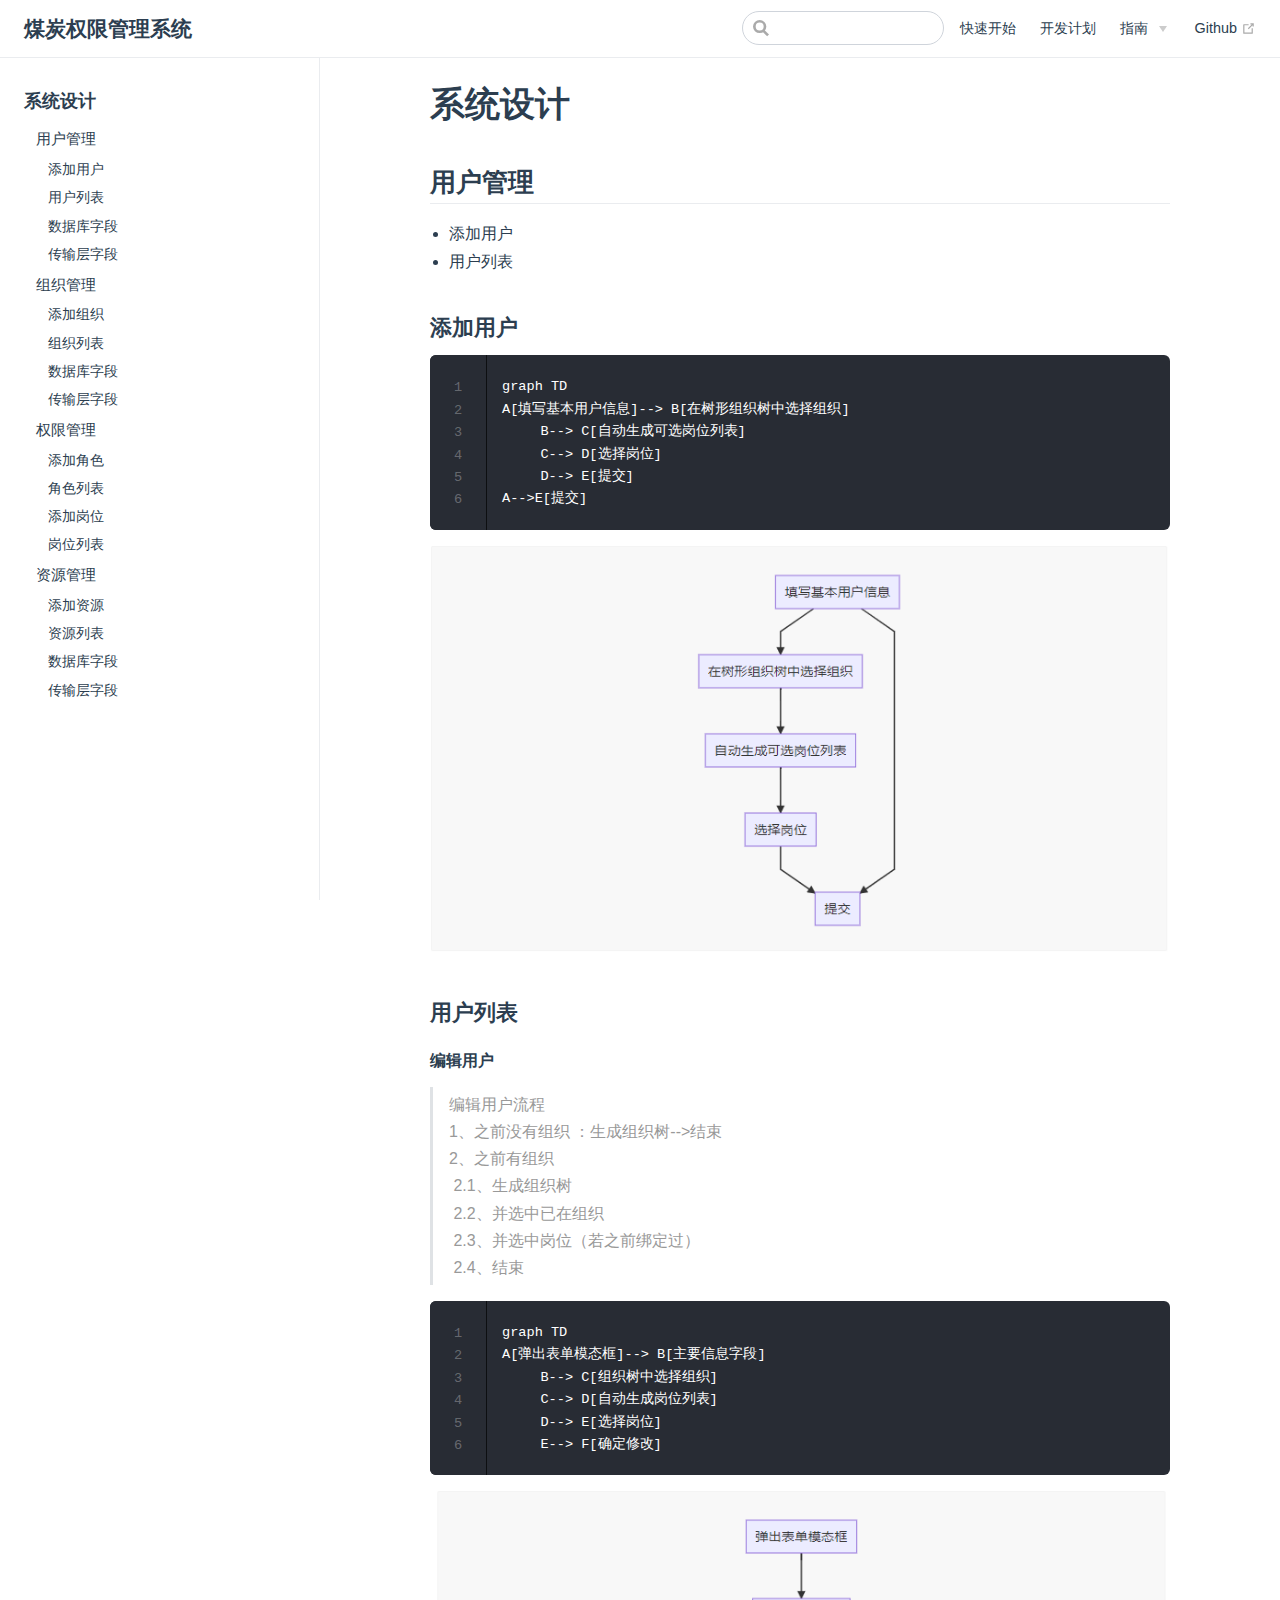
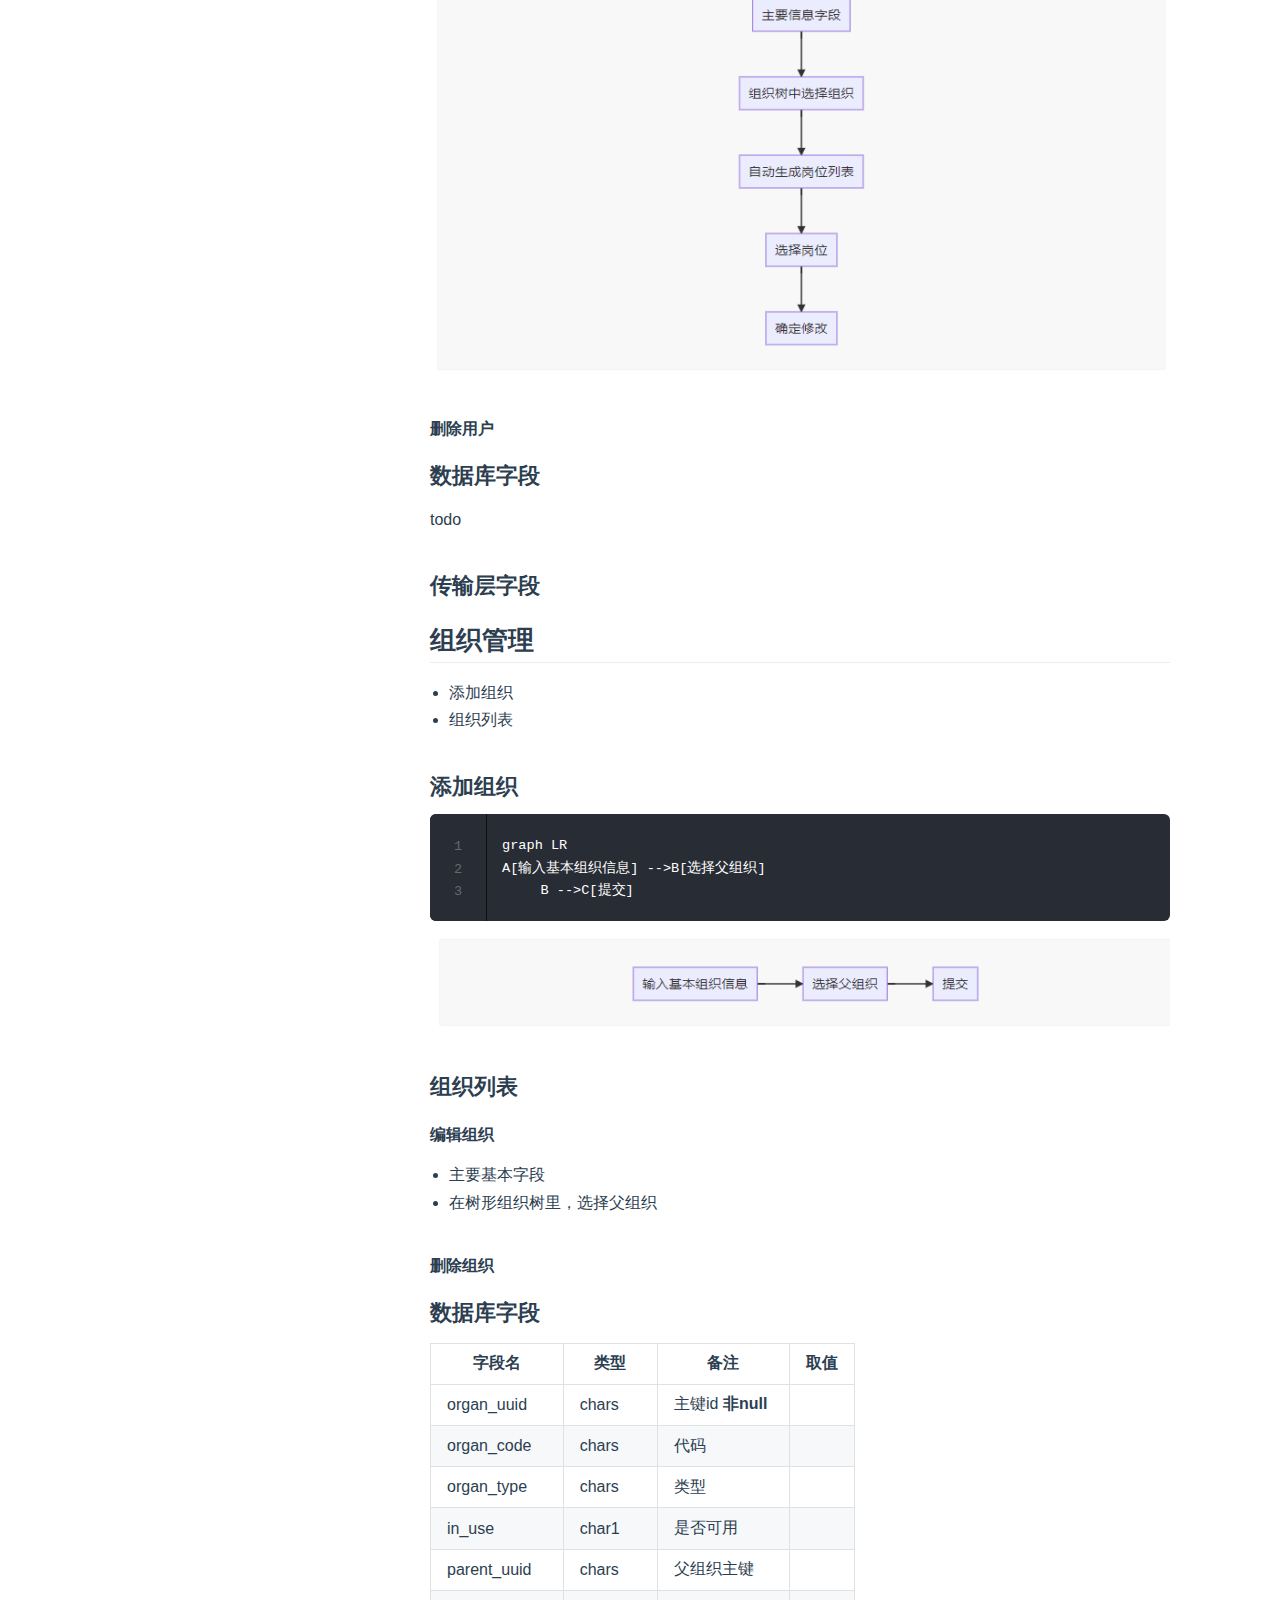
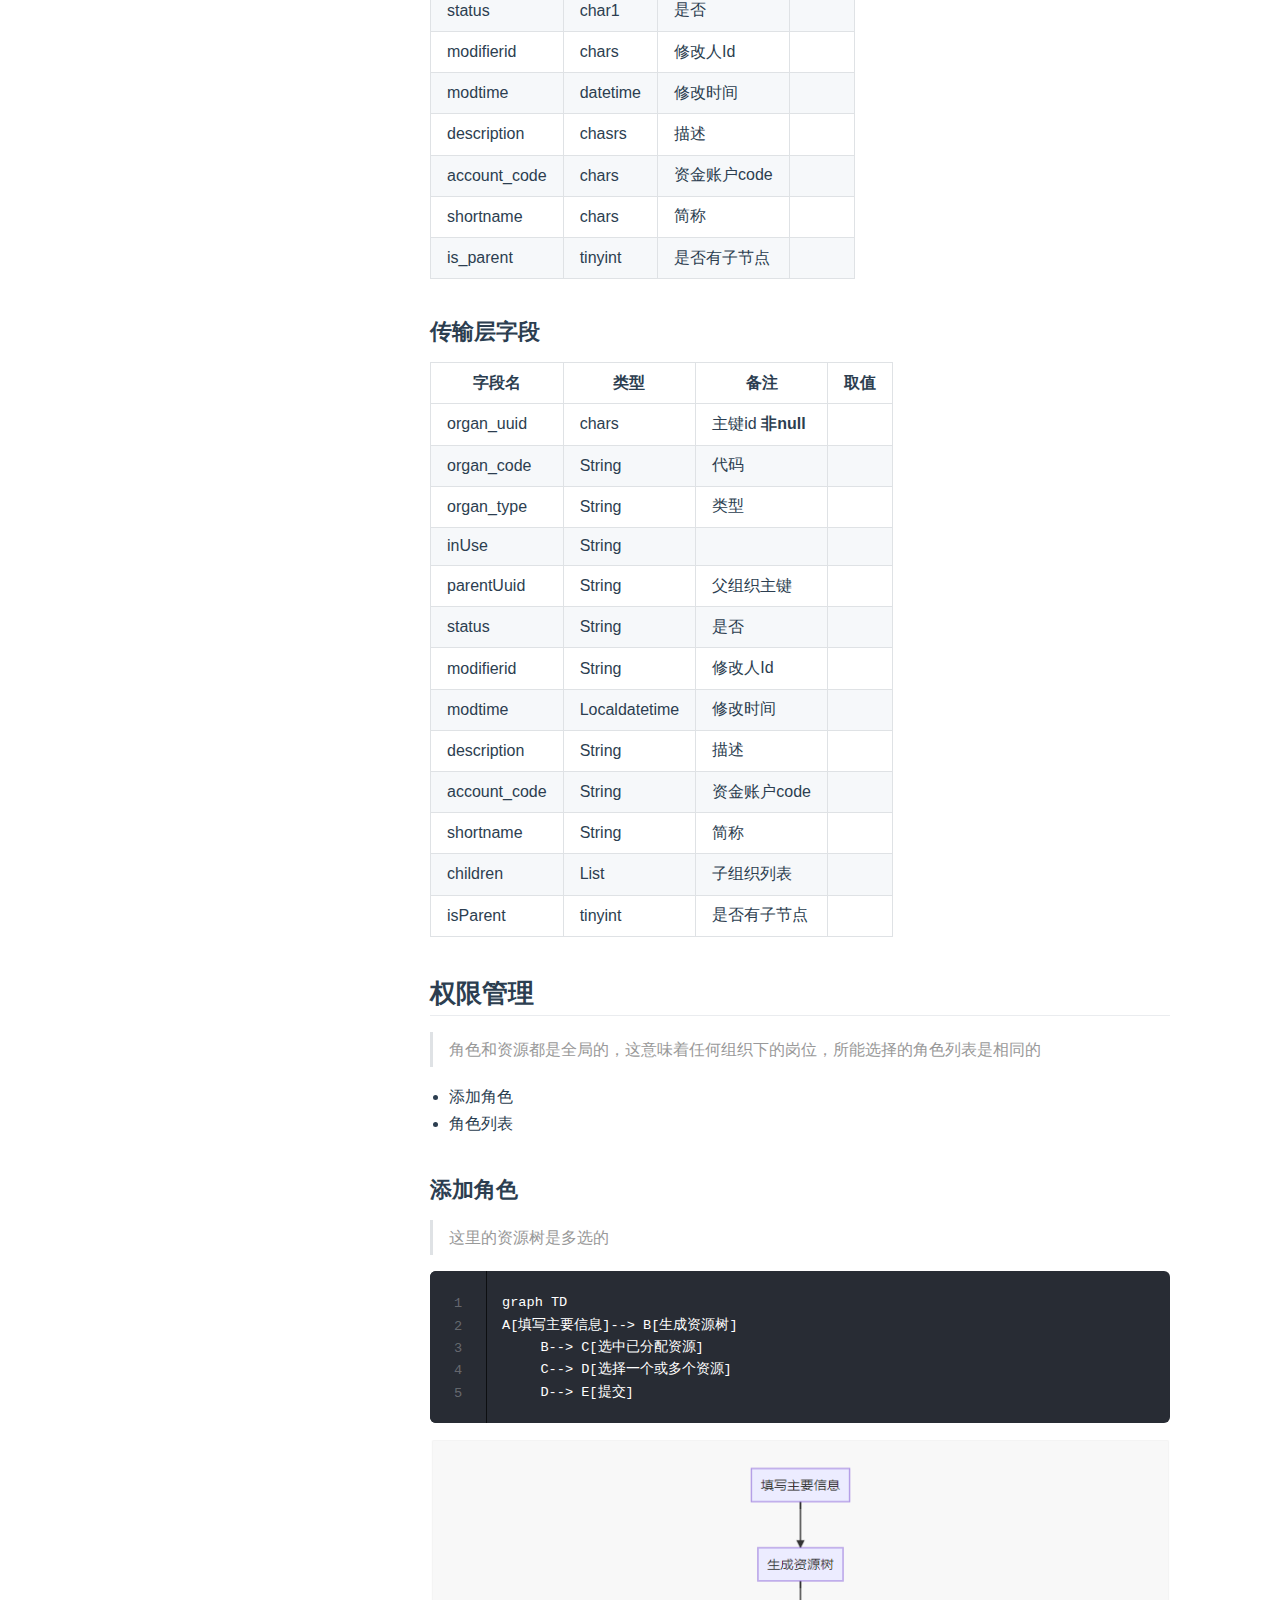
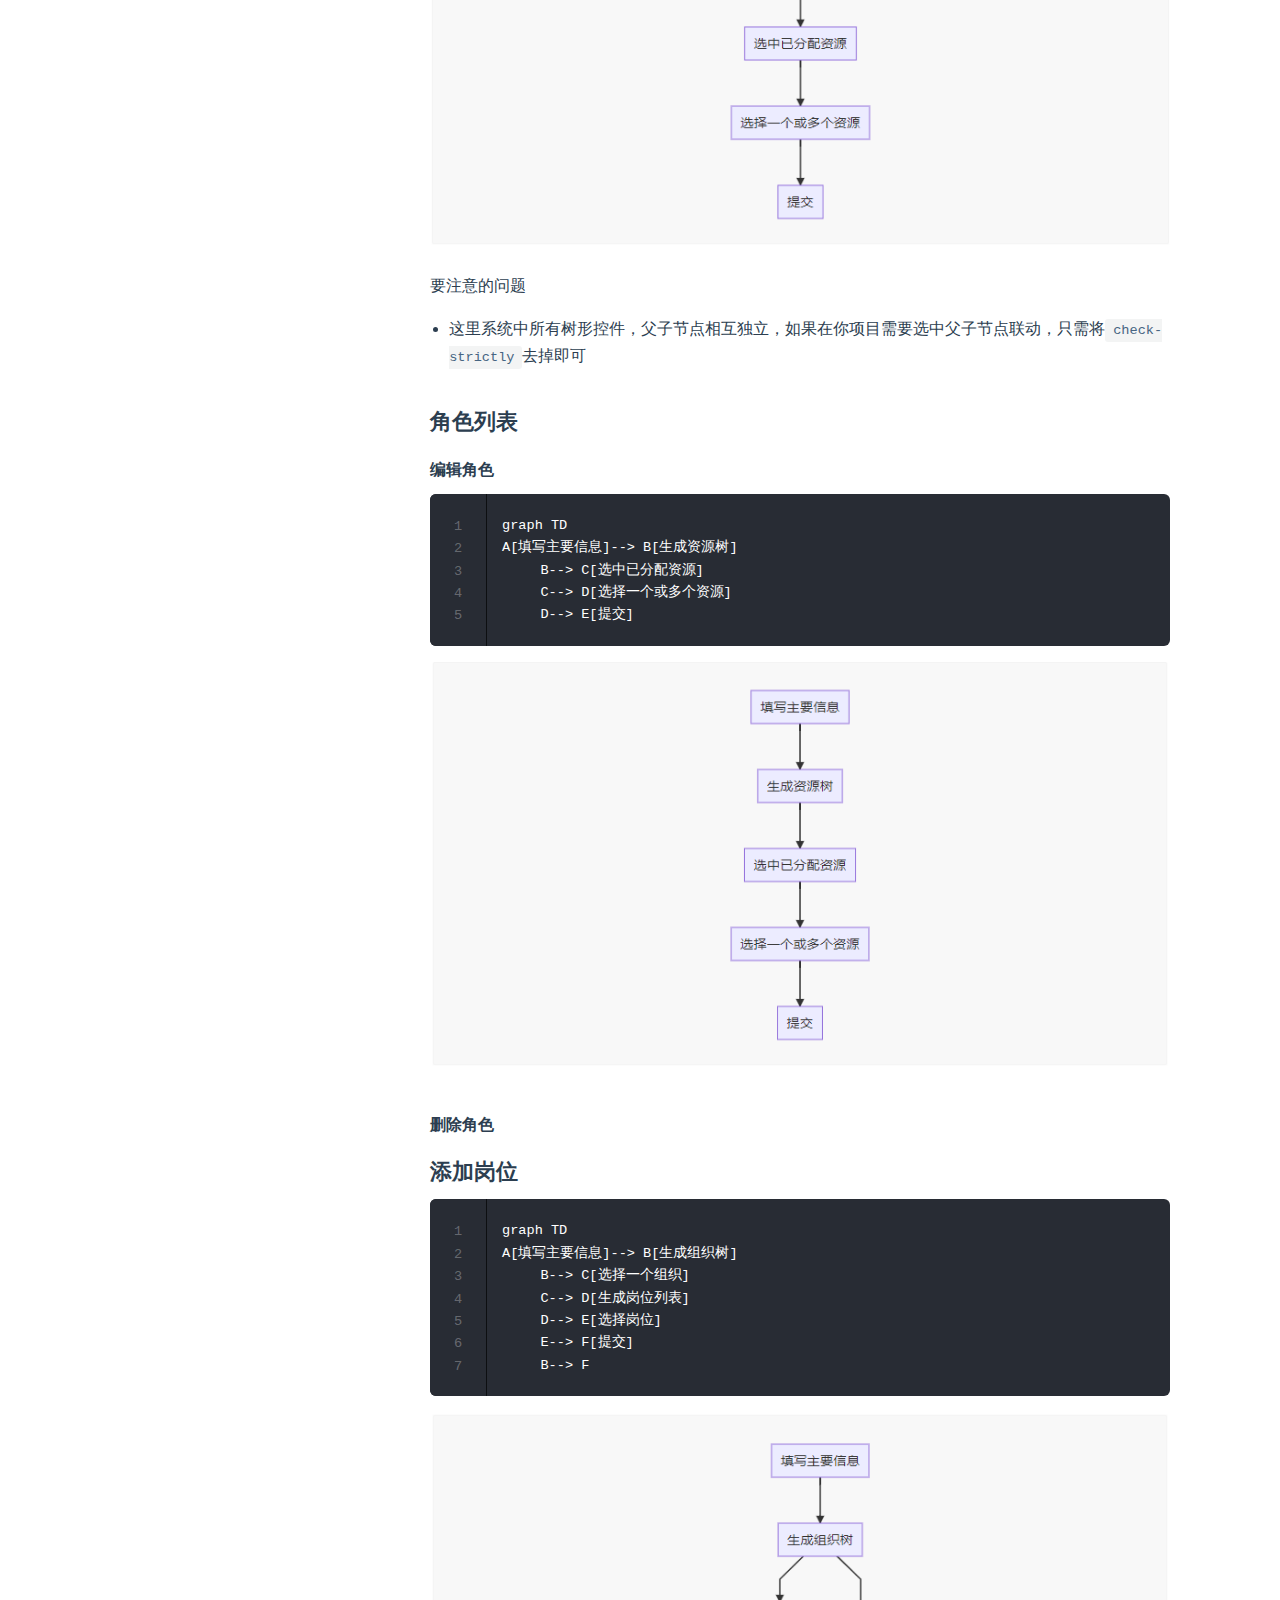
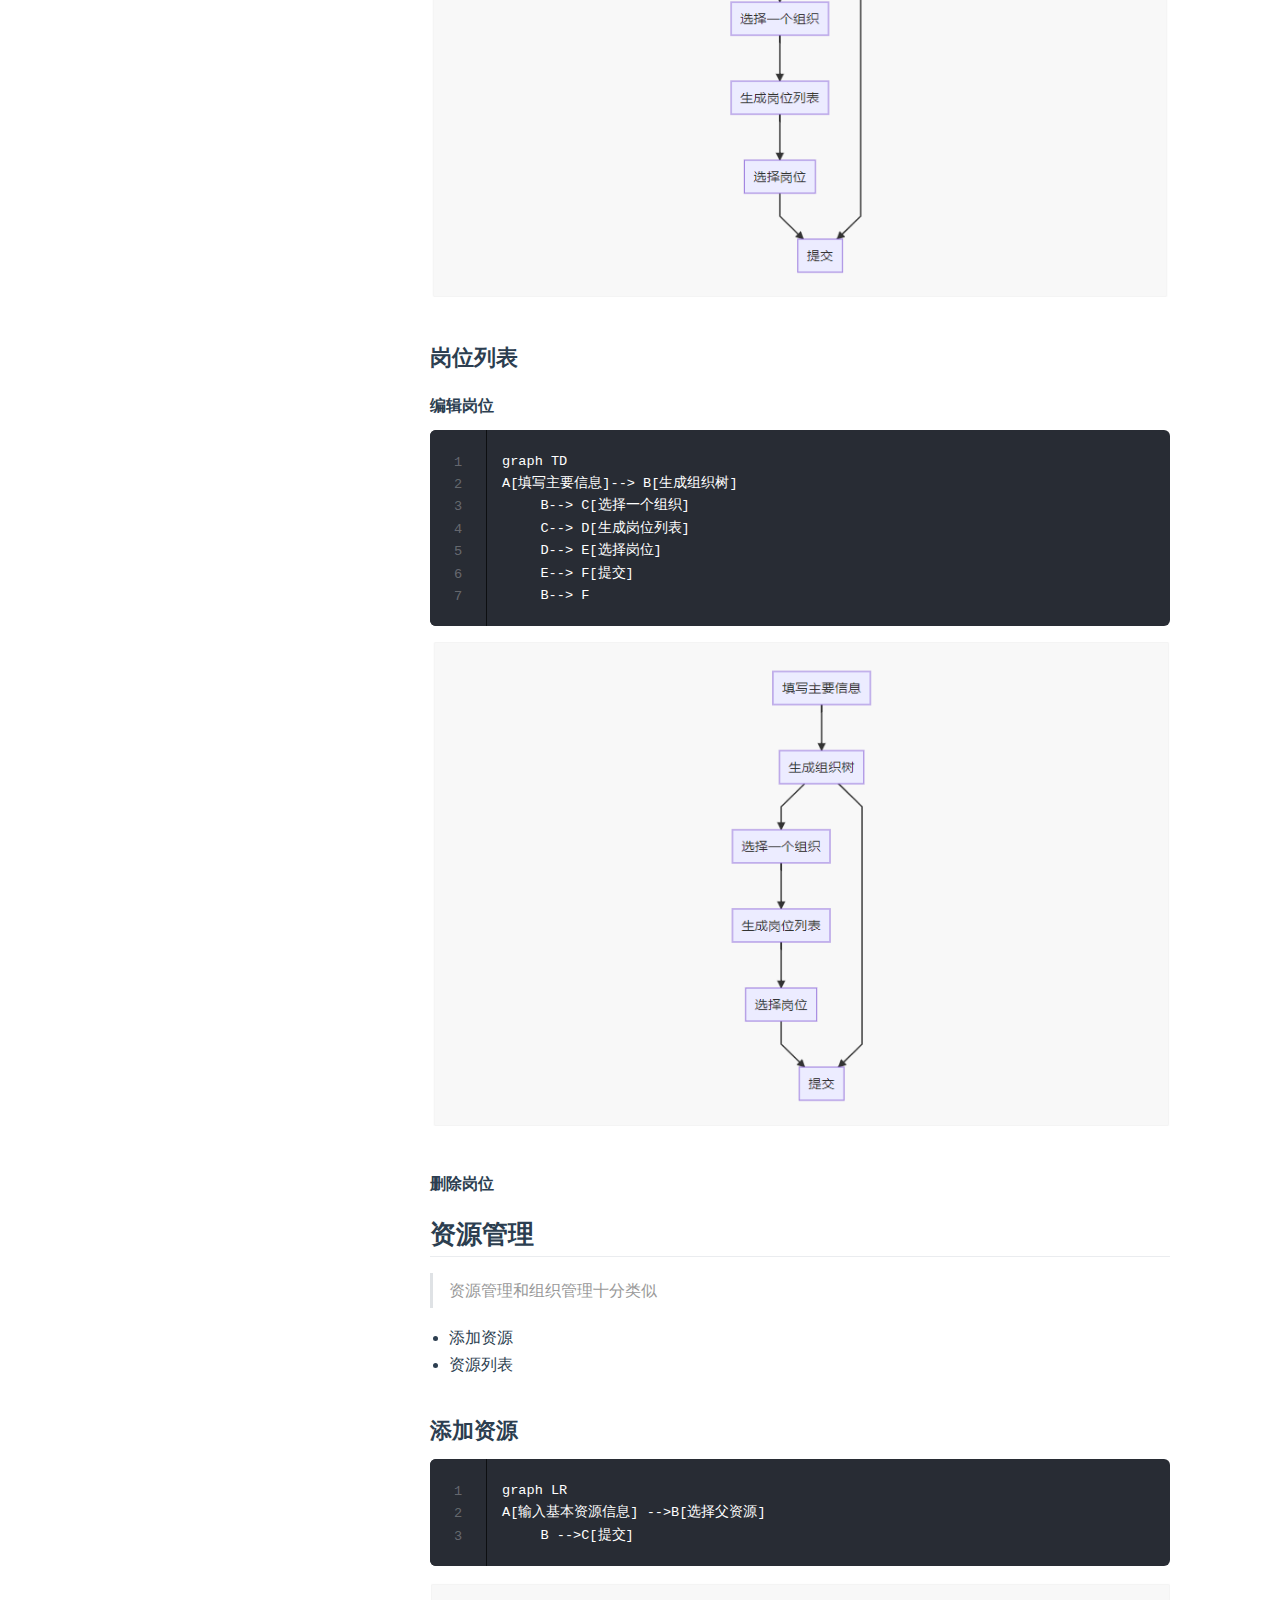
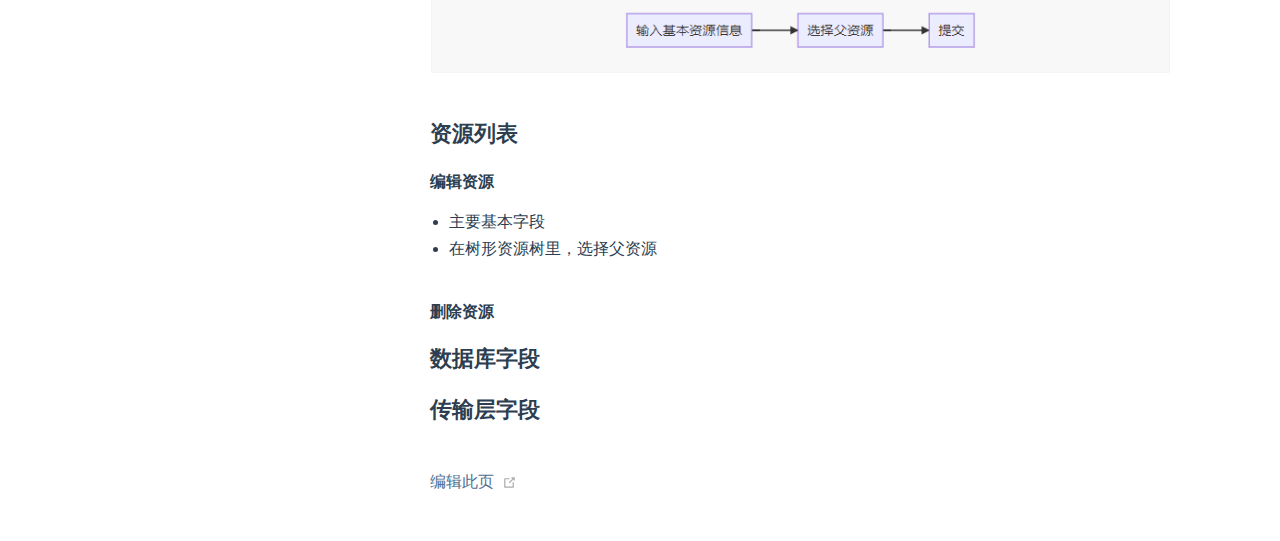
<file: system/系统设计.html>
<!DOCTYPE html>
<html lang="en-US">
  <head>
    <meta charset="utf-8">
    <meta name="viewport" content="width=device-width,initial-scale=1">
    <title>系统设计 | 煤炭权限管理系统</title>
    <meta name="generator" content="VuePress 1.5.2">
    <link rel="icon" href="/icon.png">
    <meta name="description" content="一个基于springBoot+Vue 的权限管理系统">
    <link rel="preload" href="/assets/css/0.styles.5ff70258.css" as="style"><link rel="preload" href="/assets/js/app.9989b519.js" as="script"><link rel="preload" href="/assets/js/2.37f28a02.js" as="script"><link rel="preload" href="/assets/js/3.1b257499.js" as="script"><link rel="prefetch" href="/assets/js/10.bfacdad3.js"><link rel="prefetch" href="/assets/js/11.6bd92b88.js"><link rel="prefetch" href="/assets/js/12.34bde572.js"><link rel="prefetch" href="/assets/js/13.f5a37d0d.js"><link rel="prefetch" href="/assets/js/14.13147f8f.js"><link rel="prefetch" href="/assets/js/15.9545ac7b.js"><link rel="prefetch" href="/assets/js/16.858766ae.js"><link rel="prefetch" href="/assets/js/17.863dca11.js"><link rel="prefetch" href="/assets/js/18.2d4a226a.js"><link rel="prefetch" href="/assets/js/19.072985d8.js"><link rel="prefetch" href="/assets/js/4.1e9e6bb7.js"><link rel="prefetch" href="/assets/js/5.035f794e.js"><link rel="prefetch" href="/assets/js/6.c6773429.js"><link rel="prefetch" href="/assets/js/7.93947fcb.js"><link rel="prefetch" href="/assets/js/8.b4267d9b.js"><link rel="prefetch" href="/assets/js/9.0d0caf8f.js">
    <link rel="stylesheet" href="/assets/css/0.styles.5ff70258.css">
  </head>
  <body>
    <div id="app" data-server-rendered="true"><div class="theme-container"><header class="navbar"><div class="sidebar-button"><svg xmlns="http://www.w3.org/2000/svg" aria-hidden="true" role="img" viewBox="0 0 448 512" class="icon"><path fill="currentColor" d="M436 124H12c-6.627 0-12-5.373-12-12V80c0-6.627 5.373-12 12-12h424c6.627 0 12 5.373 12 12v32c0 6.627-5.373 12-12 12zm0 160H12c-6.627 0-12-5.373-12-12v-32c0-6.627 5.373-12 12-12h424c6.627 0 12 5.373 12 12v32c0 6.627-5.373 12-12 12zm0 160H12c-6.627 0-12-5.373-12-12v-32c0-6.627 5.373-12 12-12h424c6.627 0 12 5.373 12 12v32c0 6.627-5.373 12-12 12z"></path></svg></div> <a href="/" class="home-link router-link-active"><!----> <span class="site-name">煤炭权限管理系统</span></a> <div class="links"><div class="search-box"><input aria-label="Search" autocomplete="off" spellcheck="false" value=""> <!----></div> <nav class="nav-links can-hide"><div class="nav-item"><a href="/quickstart/" class="nav-link">
  快速开始
</a></div><div class="nav-item"><a href="/plan/开发计划.html" class="nav-link">
  开发计划
</a></div><div class="nav-item"><div class="dropdown-wrapper"><button type="button" aria-label="指南" class="dropdown-title"><span class="title">指南</span> <span class="arrow right"></span></button> <ul class="nav-dropdown" style="display:none;"><li class="dropdown-item"><!----> <a href="/system/需求分析.html" class="nav-link">
  需求分析
</a></li><li class="dropdown-item"><!----> <a href="/system/系统设计.html" class="nav-link">
  系统设计
</a></li><li class="dropdown-item"><!----> <a href="/system/系统实现.html" class="nav-link">
  系统实现
</a></li></ul></div></div> <a href="https://gitee.com/simows/authorityManagementSystem" target="_blank" rel="noopener noreferrer" class="repo-link">
    Github
    <svg xmlns="http://www.w3.org/2000/svg" aria-hidden="true" x="0px" y="0px" viewBox="0 0 100 100" width="15" height="15" class="icon outbound"><path fill="currentColor" d="M18.8,85.1h56l0,0c2.2,0,4-1.8,4-4v-32h-8v28h-48v-48h28v-8h-32l0,0c-2.2,0-4,1.8-4,4v56C14.8,83.3,16.6,85.1,18.8,85.1z"></path> <polygon fill="currentColor" points="45.7,48.7 51.3,54.3 77.2,28.5 77.2,37.2 85.2,37.2 85.2,14.9 62.8,14.9 62.8,22.9 71.5,22.9"></polygon></svg></a></nav></div></header> <div class="sidebar-mask"></div> <aside class="sidebar"><nav class="nav-links"><div class="nav-item"><a href="/quickstart/" class="nav-link">
  快速开始
</a></div><div class="nav-item"><a href="/plan/开发计划.html" class="nav-link">
  开发计划
</a></div><div class="nav-item"><div class="dropdown-wrapper"><button type="button" aria-label="指南" class="dropdown-title"><span class="title">指南</span> <span class="arrow right"></span></button> <ul class="nav-dropdown" style="display:none;"><li class="dropdown-item"><!----> <a href="/system/需求分析.html" class="nav-link">
  需求分析
</a></li><li class="dropdown-item"><!----> <a href="/system/系统设计.html" class="nav-link">
  系统设计
</a></li><li class="dropdown-item"><!----> <a href="/system/系统实现.html" class="nav-link">
  系统实现
</a></li></ul></div></div> <a href="https://gitee.com/simows/authorityManagementSystem" target="_blank" rel="noopener noreferrer" class="repo-link">
    Github
    <svg xmlns="http://www.w3.org/2000/svg" aria-hidden="true" x="0px" y="0px" viewBox="0 0 100 100" width="15" height="15" class="icon outbound"><path fill="currentColor" d="M18.8,85.1h56l0,0c2.2,0,4-1.8,4-4v-32h-8v28h-48v-48h28v-8h-32l0,0c-2.2,0-4,1.8-4,4v56C14.8,83.3,16.6,85.1,18.8,85.1z"></path> <polygon fill="currentColor" points="45.7,48.7 51.3,54.3 77.2,28.5 77.2,37.2 85.2,37.2 85.2,14.9 62.8,14.9 62.8,22.9 71.5,22.9"></polygon></svg></a></nav>  <ul class="sidebar-links"><li><section class="sidebar-group depth-0"><p class="sidebar-heading open"><span>系统设计</span> <!----></p> <ul class="sidebar-links sidebar-group-items"><li><a href="/system/%E7%B3%BB%E7%BB%9F%E8%AE%BE%E8%AE%A1.html#用户管理" class="sidebar-link">用户管理</a><ul class="sidebar-sub-headers"><li class="sidebar-sub-header"><a href="/system/%E7%B3%BB%E7%BB%9F%E8%AE%BE%E8%AE%A1.html#添加用户" class="sidebar-link">添加用户</a></li><li class="sidebar-sub-header"><a href="/system/%E7%B3%BB%E7%BB%9F%E8%AE%BE%E8%AE%A1.html#用户列表" class="sidebar-link">用户列表</a></li><li class="sidebar-sub-header"><a href="/system/%E7%B3%BB%E7%BB%9F%E8%AE%BE%E8%AE%A1.html#数据库字段" class="sidebar-link">数据库字段</a></li><li class="sidebar-sub-header"><a href="/system/%E7%B3%BB%E7%BB%9F%E8%AE%BE%E8%AE%A1.html#传输层字段" class="sidebar-link">传输层字段</a></li></ul></li><li><a href="/system/%E7%B3%BB%E7%BB%9F%E8%AE%BE%E8%AE%A1.html#组织管理" class="sidebar-link">组织管理</a><ul class="sidebar-sub-headers"><li class="sidebar-sub-header"><a href="/system/%E7%B3%BB%E7%BB%9F%E8%AE%BE%E8%AE%A1.html#添加组织" class="sidebar-link">添加组织</a></li><li class="sidebar-sub-header"><a href="/system/%E7%B3%BB%E7%BB%9F%E8%AE%BE%E8%AE%A1.html#组织列表" class="sidebar-link">组织列表</a></li><li class="sidebar-sub-header"><a href="/system/%E7%B3%BB%E7%BB%9F%E8%AE%BE%E8%AE%A1.html#数据库字段-2" class="sidebar-link">数据库字段</a></li><li class="sidebar-sub-header"><a href="/system/%E7%B3%BB%E7%BB%9F%E8%AE%BE%E8%AE%A1.html#传输层字段-2" class="sidebar-link">传输层字段</a></li></ul></li><li><a href="/system/%E7%B3%BB%E7%BB%9F%E8%AE%BE%E8%AE%A1.html#权限管理" class="sidebar-link">权限管理</a><ul class="sidebar-sub-headers"><li class="sidebar-sub-header"><a href="/system/%E7%B3%BB%E7%BB%9F%E8%AE%BE%E8%AE%A1.html#添加角色" class="sidebar-link">添加角色</a></li><li class="sidebar-sub-header"><a href="/system/%E7%B3%BB%E7%BB%9F%E8%AE%BE%E8%AE%A1.html#角色列表" class="sidebar-link">角色列表</a></li><li class="sidebar-sub-header"><a href="/system/%E7%B3%BB%E7%BB%9F%E8%AE%BE%E8%AE%A1.html#添加岗位" class="sidebar-link">添加岗位</a></li><li class="sidebar-sub-header"><a href="/system/%E7%B3%BB%E7%BB%9F%E8%AE%BE%E8%AE%A1.html#岗位列表" class="sidebar-link">岗位列表</a></li></ul></li><li><a href="/system/%E7%B3%BB%E7%BB%9F%E8%AE%BE%E8%AE%A1.html#资源管理" class="sidebar-link">资源管理</a><ul class="sidebar-sub-headers"><li class="sidebar-sub-header"><a href="/system/%E7%B3%BB%E7%BB%9F%E8%AE%BE%E8%AE%A1.html#添加资源" class="sidebar-link">添加资源</a></li><li class="sidebar-sub-header"><a href="/system/%E7%B3%BB%E7%BB%9F%E8%AE%BE%E8%AE%A1.html#资源列表" class="sidebar-link">资源列表</a></li><li class="sidebar-sub-header"><a href="/system/%E7%B3%BB%E7%BB%9F%E8%AE%BE%E8%AE%A1.html#数据库字段-3" class="sidebar-link">数据库字段</a></li><li class="sidebar-sub-header"><a href="/system/%E7%B3%BB%E7%BB%9F%E8%AE%BE%E8%AE%A1.html#传输层字段-3" class="sidebar-link">传输层字段</a></li></ul></li></ul></section></li></ul> </aside> <main class="page"> <div class="theme-default-content content__default"><h1 id="系统设计"><a href="#系统设计" class="header-anchor">#</a> 系统设计</h1> <h2 id="用户管理"><a href="#用户管理" class="header-anchor">#</a> 用户管理</h2> <ul><li>添加用户</li> <li>用户列表</li></ul> <h3 id="添加用户"><a href="#添加用户" class="header-anchor">#</a> 添加用户</h3> <div class="language-mermaid line-numbers-mode"><pre class="language-text"><code>graph TD
A[填写基本用户信息]--&gt; B[在树形组织树中选择组织]
	B--&gt; C[自动生成可选岗位列表]
	C--&gt; D[选择岗位]
	D--&gt; E[提交]
A--&gt;E[提交]
</code></pre> <div class="line-numbers-wrapper"><span class="line-number">1</span><br><span class="line-number">2</span><br><span class="line-number">3</span><br><span class="line-number">4</span><br><span class="line-number">5</span><br><span class="line-number">6</span><br></div></div><p><img src="/assets/img/image-20200716201857147.59ec828d.png" alt="image-20200716201857147"></p> <h3 id="用户列表"><a href="#用户列表" class="header-anchor">#</a> 用户列表</h3> <h4 id="编辑用户"><a href="#编辑用户" class="header-anchor">#</a> 编辑用户</h4> <blockquote><p>编辑用户流程</p> <p>1、之前没有组织 ：生成组织树--&gt;结束</p> <p>2、之前有组织</p> <p>​	2.1、生成组织树</p> <p>​	2.2、并选中已在组织</p> <p>​	2.3、并选中岗位（若之前绑定过）</p> <p>​	2.4、结束</p></blockquote> <div class="language-mermaid line-numbers-mode"><pre class="language-text"><code>graph TD
A[弹出表单模态框]--&gt; B[主要信息字段]
	B--&gt; C[组织树中选择组织]
	C--&gt; D[自动生成岗位列表]
	D--&gt; E[选择岗位]
	E--&gt; F[确定修改]
</code></pre> <div class="line-numbers-wrapper"><span class="line-number">1</span><br><span class="line-number">2</span><br><span class="line-number">3</span><br><span class="line-number">4</span><br><span class="line-number">5</span><br><span class="line-number">6</span><br></div></div><p><img src="/assets/img/image-20200716201915028.4c492043.png" alt="image-20200716201915028"></p> <h4 id="删除用户"><a href="#删除用户" class="header-anchor">#</a> 删除用户</h4> <h3 id="数据库字段"><a href="#数据库字段" class="header-anchor">#</a> 数据库字段</h3> <p>todo</p> <h3 id="传输层字段"><a href="#传输层字段" class="header-anchor">#</a> 传输层字段</h3> <h2 id="组织管理"><a href="#组织管理" class="header-anchor">#</a> 组织管理</h2> <ul><li>添加组织</li> <li>组织列表</li></ul> <h3 id="添加组织"><a href="#添加组织" class="header-anchor">#</a> 添加组织</h3> <div class="language-mermaid line-numbers-mode"><pre class="language-text"><code>graph LR
A[输入基本组织信息] --&gt;B[选择父组织]
	B --&gt;C[提交]
</code></pre> <div class="line-numbers-wrapper"><span class="line-number">1</span><br><span class="line-number">2</span><br><span class="line-number">3</span><br></div></div><p><img src="[data-uri]" alt="image-20200716201928832"></p> <h3 id="组织列表"><a href="#组织列表" class="header-anchor">#</a> 组织列表</h3> <h4 id="编辑组织"><a href="#编辑组织" class="header-anchor">#</a> 编辑组织</h4> <ul><li>主要基本字段</li> <li>在树形组织树里，选择父组织</li></ul> <h4 id="删除组织"><a href="#删除组织" class="header-anchor">#</a> 删除组织</h4> <h3 id="数据库字段-2"><a href="#数据库字段-2" class="header-anchor">#</a> 数据库字段</h3> <table><thead><tr><th>字段名</th> <th>类型</th> <th>备注</th> <th>取值</th></tr></thead> <tbody><tr><td>organ_uuid</td> <td>chars</td> <td>主键id <strong>非null</strong></td> <td></td></tr> <tr><td>organ_code</td> <td>chars</td> <td>代码</td> <td></td></tr> <tr><td>organ_type</td> <td>chars</td> <td>类型</td> <td></td></tr> <tr><td>in_use</td> <td>char1</td> <td>是否可用</td> <td></td></tr> <tr><td>parent_uuid</td> <td>chars</td> <td>父组织主键</td> <td></td></tr> <tr><td>status</td> <td>char1</td> <td>是否</td> <td></td></tr> <tr><td>modifierid</td> <td>chars</td> <td>修改人Id</td> <td></td></tr> <tr><td>modtime</td> <td>datetime</td> <td>修改时间</td> <td></td></tr> <tr><td>description</td> <td>chasrs</td> <td>描述</td> <td></td></tr> <tr><td>account_code</td> <td>chars</td> <td>资金账户code</td> <td></td></tr> <tr><td>shortname</td> <td>chars</td> <td>简称</td> <td></td></tr> <tr><td>is_parent</td> <td>tinyint</td> <td>是否有子节点</td> <td></td></tr></tbody></table> <h3 id="传输层字段-2"><a href="#传输层字段-2" class="header-anchor">#</a> 传输层字段</h3> <table><thead><tr><th>字段名</th> <th>类型</th> <th>备注</th> <th>取值</th></tr></thead> <tbody><tr><td>organ_uuid</td> <td>chars</td> <td>主键id <strong>非null</strong></td> <td></td></tr> <tr><td>organ_code</td> <td>String</td> <td>代码</td> <td></td></tr> <tr><td>organ_type</td> <td>String</td> <td>类型</td> <td></td></tr> <tr><td>inUse</td> <td>String</td> <td></td> <td></td></tr> <tr><td>parentUuid</td> <td>String</td> <td>父组织主键</td> <td></td></tr> <tr><td>status</td> <td>String</td> <td>是否</td> <td></td></tr> <tr><td>modifierid</td> <td>String</td> <td>修改人Id</td> <td></td></tr> <tr><td>modtime</td> <td>Localdatetime</td> <td>修改时间</td> <td></td></tr> <tr><td>description</td> <td>String</td> <td>描述</td> <td></td></tr> <tr><td>account_code</td> <td>String</td> <td>资金账户code</td> <td></td></tr> <tr><td>shortname</td> <td>String</td> <td>简称</td> <td></td></tr> <tr><td>children</td> <td>List</td> <td>子组织列表</td> <td></td></tr> <tr><td>isParent</td> <td>tinyint</td> <td>是否有子节点</td> <td></td></tr></tbody></table> <h2 id="权限管理"><a href="#权限管理" class="header-anchor">#</a> 权限管理</h2> <blockquote><p>角色和资源都是全局的，这意味着任何组织下的岗位，所能选择的角色列表是相同的</p></blockquote> <ul><li>添加角色</li> <li>角色列表</li></ul> <h3 id="添加角色"><a href="#添加角色" class="header-anchor">#</a> 添加角色</h3> <blockquote><p>这里的资源树是多选的</p></blockquote> <div class="language-mermaid line-numbers-mode"><pre class="language-text"><code>graph TD
A[填写主要信息]--&gt; B[生成资源树]
	B--&gt; C[选中已分配资源]
	C--&gt; D[选择一个或多个资源]
	D--&gt; E[提交]
</code></pre> <div class="line-numbers-wrapper"><span class="line-number">1</span><br><span class="line-number">2</span><br><span class="line-number">3</span><br><span class="line-number">4</span><br><span class="line-number">5</span><br></div></div><p><img src="/assets/img/image-20200716201946119.2ffcb793.png" alt="image-20200716201946119"></p> <p>要注意的问题</p> <ul><li>这里系统中所有树形控件，父子节点相互独立，如果在你项目需要选中父子节点联动，只需将<code>check-strictly</code>去掉即可</li></ul> <h3 id="角色列表"><a href="#角色列表" class="header-anchor">#</a> 角色列表</h3> <h4 id="编辑角色"><a href="#编辑角色" class="header-anchor">#</a> 编辑角色</h4> <div class="language-mermaid line-numbers-mode"><pre class="language-text"><code>graph TD
A[填写主要信息]--&gt; B[生成资源树]
	B--&gt; C[选中已分配资源]
	C--&gt; D[选择一个或多个资源]
	D--&gt; E[提交]
</code></pre> <div class="line-numbers-wrapper"><span class="line-number">1</span><br><span class="line-number">2</span><br><span class="line-number">3</span><br><span class="line-number">4</span><br><span class="line-number">5</span><br></div></div><p><img src="/assets/img/image-20200716202006680.84238beb.png" alt="image-20200716202006680"></p> <h4 id="删除角色"><a href="#删除角色" class="header-anchor">#</a> 删除角色</h4> <h3 id="添加岗位"><a href="#添加岗位" class="header-anchor">#</a> 添加岗位</h3> <div class="language-mermaid line-numbers-mode"><pre class="language-text"><code>graph TD
A[填写主要信息]--&gt; B[生成组织树]
	B--&gt; C[选择一个组织]
	C--&gt; D[生成岗位列表]
	D--&gt; E[选择岗位]
	E--&gt; F[提交]
	B--&gt; F
</code></pre> <div class="line-numbers-wrapper"><span class="line-number">1</span><br><span class="line-number">2</span><br><span class="line-number">3</span><br><span class="line-number">4</span><br><span class="line-number">5</span><br><span class="line-number">6</span><br><span class="line-number">7</span><br></div></div><p><img src="/assets/img/image-20200716202024527.bb332393.png" alt="image-20200716202024527"></p> <h3 id="岗位列表"><a href="#岗位列表" class="header-anchor">#</a> 岗位列表</h3> <h4 id="编辑岗位"><a href="#编辑岗位" class="header-anchor">#</a> 编辑岗位</h4> <div class="language-mermaid line-numbers-mode"><pre class="language-text"><code>graph TD
A[填写主要信息]--&gt; B[生成组织树]
	B--&gt; C[选择一个组织]
	C--&gt; D[生成岗位列表]
	D--&gt; E[选择岗位]
	E--&gt; F[提交]
	B--&gt; F
</code></pre> <div class="line-numbers-wrapper"><span class="line-number">1</span><br><span class="line-number">2</span><br><span class="line-number">3</span><br><span class="line-number">4</span><br><span class="line-number">5</span><br><span class="line-number">6</span><br><span class="line-number">7</span><br></div></div><p><img src="/assets/img/image-20200716202038741.479b5b4f.png" alt="image-20200716202038741"></p> <h4 id="删除岗位"><a href="#删除岗位" class="header-anchor">#</a> 删除岗位</h4> <h2 id="资源管理"><a href="#资源管理" class="header-anchor">#</a> 资源管理</h2> <blockquote><p>资源管理和组织管理十分类似</p></blockquote> <ul><li>添加资源</li> <li>资源列表</li></ul> <h3 id="添加资源"><a href="#添加资源" class="header-anchor">#</a> 添加资源</h3> <div class="language-mermaid line-numbers-mode"><pre class="language-text"><code>graph LR
A[输入基本资源信息] --&gt;B[选择父资源]
	B --&gt;C[提交]
</code></pre> <div class="line-numbers-wrapper"><span class="line-number">1</span><br><span class="line-number">2</span><br><span class="line-number">3</span><br></div></div><p><img src="[data-uri]" alt="image-20200716202049956"></p> <h3 id="资源列表"><a href="#资源列表" class="header-anchor">#</a> 资源列表</h3> <h4 id="编辑资源"><a href="#编辑资源" class="header-anchor">#</a> 编辑资源</h4> <ul><li>主要基本字段</li> <li>在树形资源树里，选择父资源</li></ul> <h4 id="删除资源"><a href="#删除资源" class="header-anchor">#</a> 删除资源</h4> <h3 id="数据库字段-3"><a href="#数据库字段-3" class="header-anchor">#</a> 数据库字段</h3> <h3 id="传输层字段-3"><a href="#传输层字段-3" class="header-anchor">#</a> 传输层字段</h3></div> <footer class="page-edit"><div class="edit-link"><a href="https://gitee.com/simows/authorityManagementSystem/edit/master/system/系统设计.md" target="_blank" rel="noopener noreferrer">编辑此页</a> <svg xmlns="http://www.w3.org/2000/svg" aria-hidden="true" x="0px" y="0px" viewBox="0 0 100 100" width="15" height="15" class="icon outbound"><path fill="currentColor" d="M18.8,85.1h56l0,0c2.2,0,4-1.8,4-4v-32h-8v28h-48v-48h28v-8h-32l0,0c-2.2,0-4,1.8-4,4v56C14.8,83.3,16.6,85.1,18.8,85.1z"></path> <polygon fill="currentColor" points="45.7,48.7 51.3,54.3 77.2,28.5 77.2,37.2 85.2,37.2 85.2,14.9 62.8,14.9 62.8,22.9 71.5,22.9"></polygon></svg></div> <!----></footer> <!----> </main></div><div class="global-ui"></div></div>
    <script src="/assets/js/app.9989b519.js" defer></script><script src="/assets/js/2.37f28a02.js" defer></script><script src="/assets/js/3.1b257499.js" defer></script>
  </body>
</html>
</file>
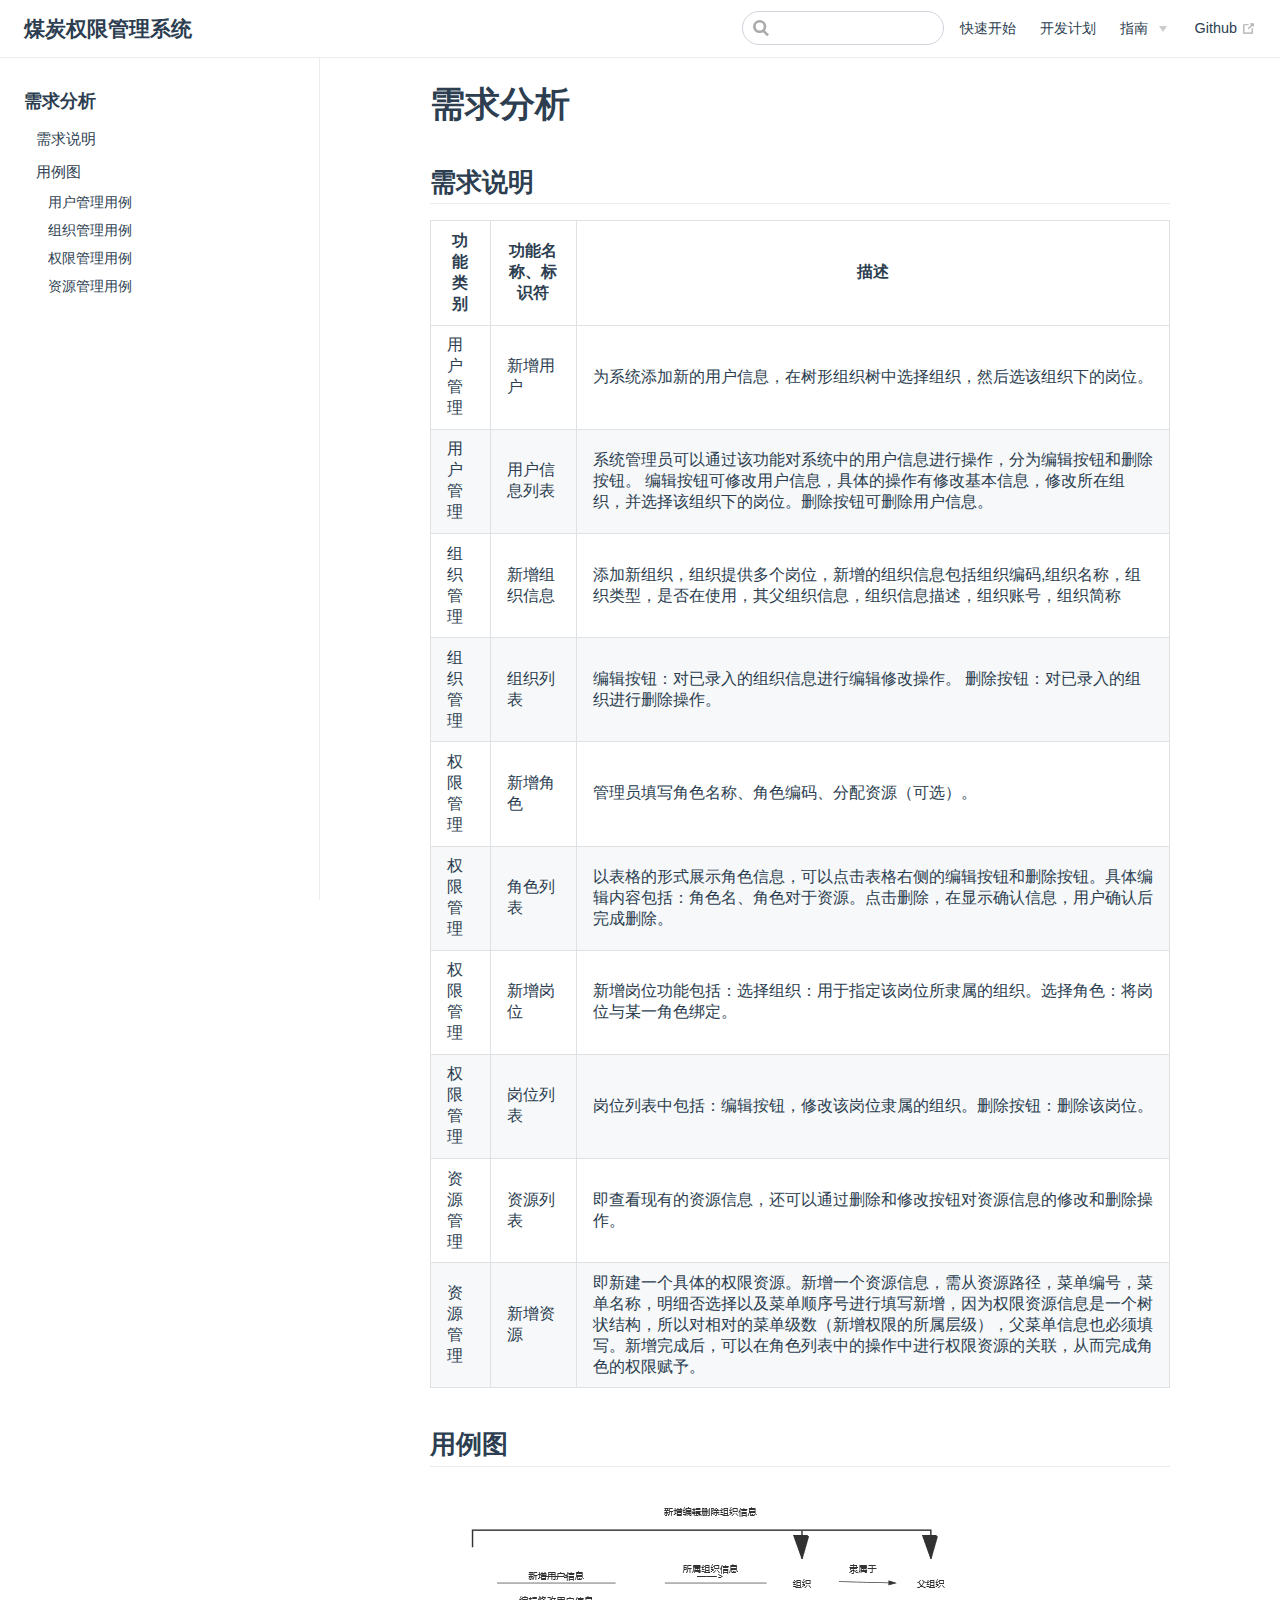
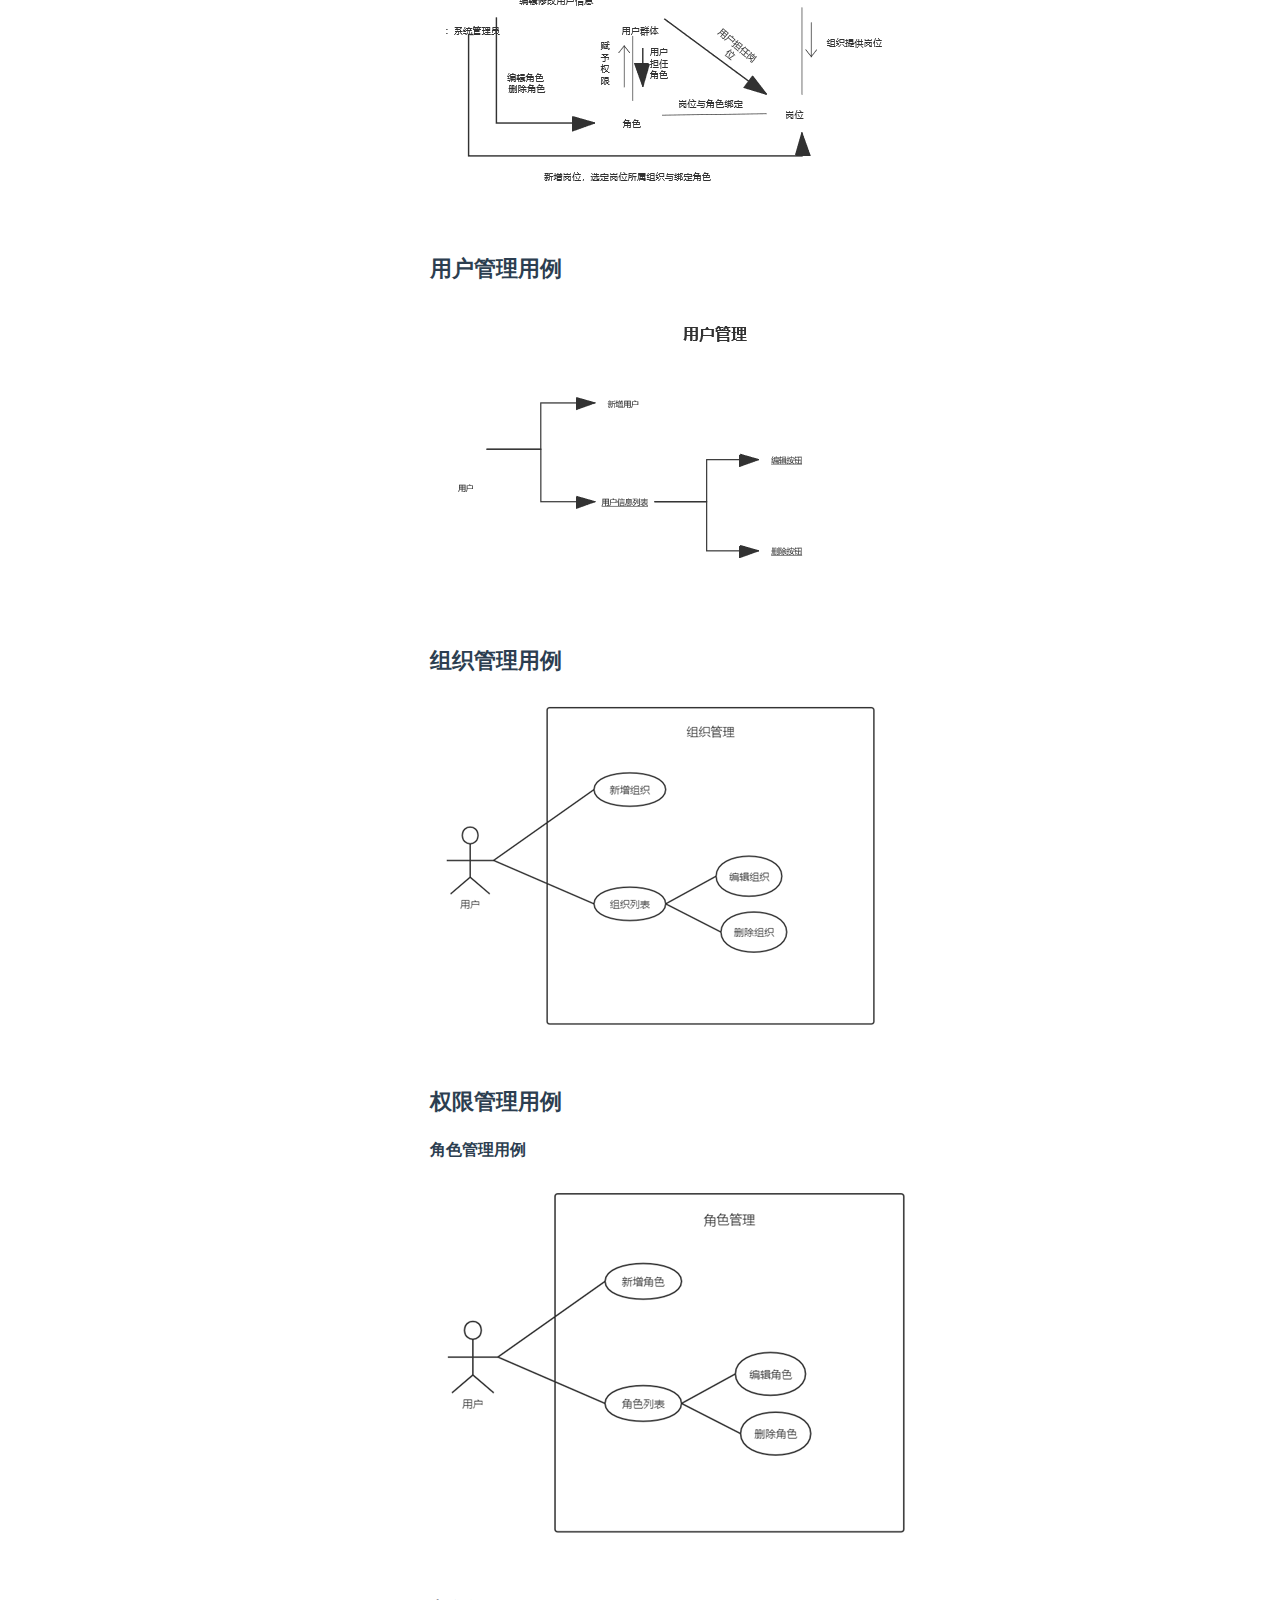
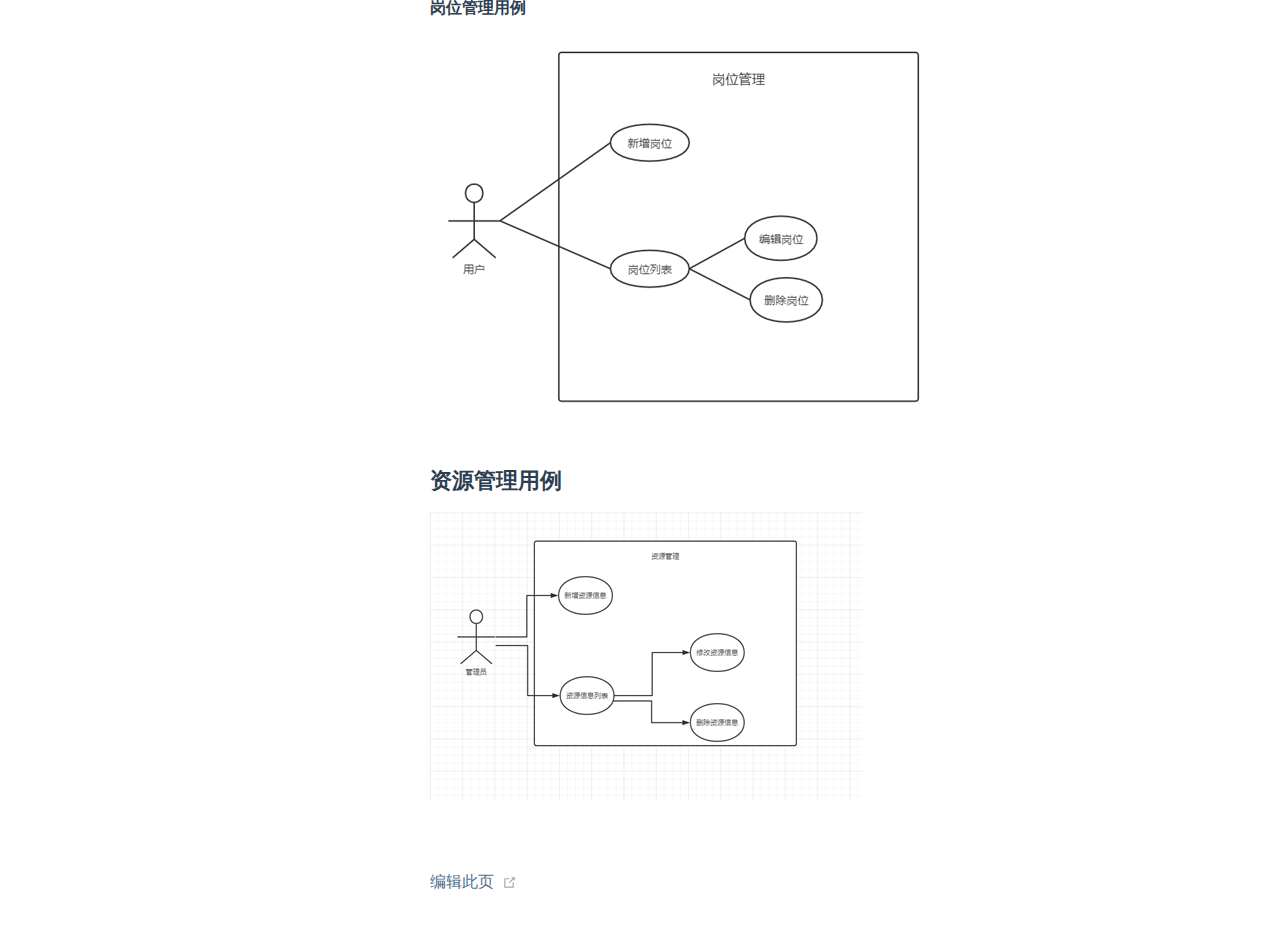
<file: system/需求分析.html>
<!DOCTYPE html>
<html lang="en-US">
  <head>
    <meta charset="utf-8">
    <meta name="viewport" content="width=device-width,initial-scale=1">
    <title>需求分析 | 煤炭权限管理系统</title>
    <meta name="generator" content="VuePress 1.5.2">
    <link rel="icon" href="/icon.png">
    <meta name="description" content="一个基于springBoot+Vue 的权限管理系统">
    <link rel="preload" href="/assets/css/0.styles.5ff70258.css" as="style"><link rel="preload" href="/assets/js/app.9989b519.js" as="script"><link rel="preload" href="/assets/js/2.37f28a02.js" as="script"><link rel="preload" href="/assets/js/5.035f794e.js" as="script"><link rel="prefetch" href="/assets/js/10.bfacdad3.js"><link rel="prefetch" href="/assets/js/11.6bd92b88.js"><link rel="prefetch" href="/assets/js/12.34bde572.js"><link rel="prefetch" href="/assets/js/13.f5a37d0d.js"><link rel="prefetch" href="/assets/js/14.13147f8f.js"><link rel="prefetch" href="/assets/js/15.9545ac7b.js"><link rel="prefetch" href="/assets/js/16.858766ae.js"><link rel="prefetch" href="/assets/js/17.863dca11.js"><link rel="prefetch" href="/assets/js/18.2d4a226a.js"><link rel="prefetch" href="/assets/js/19.072985d8.js"><link rel="prefetch" href="/assets/js/3.1b257499.js"><link rel="prefetch" href="/assets/js/4.1e9e6bb7.js"><link rel="prefetch" href="/assets/js/6.c6773429.js"><link rel="prefetch" href="/assets/js/7.93947fcb.js"><link rel="prefetch" href="/assets/js/8.b4267d9b.js"><link rel="prefetch" href="/assets/js/9.0d0caf8f.js">
    <link rel="stylesheet" href="/assets/css/0.styles.5ff70258.css">
  </head>
  <body>
    <div id="app" data-server-rendered="true"><div class="theme-container"><header class="navbar"><div class="sidebar-button"><svg xmlns="http://www.w3.org/2000/svg" aria-hidden="true" role="img" viewBox="0 0 448 512" class="icon"><path fill="currentColor" d="M436 124H12c-6.627 0-12-5.373-12-12V80c0-6.627 5.373-12 12-12h424c6.627 0 12 5.373 12 12v32c0 6.627-5.373 12-12 12zm0 160H12c-6.627 0-12-5.373-12-12v-32c0-6.627 5.373-12 12-12h424c6.627 0 12 5.373 12 12v32c0 6.627-5.373 12-12 12zm0 160H12c-6.627 0-12-5.373-12-12v-32c0-6.627 5.373-12 12-12h424c6.627 0 12 5.373 12 12v32c0 6.627-5.373 12-12 12z"></path></svg></div> <a href="/" class="home-link router-link-active"><!----> <span class="site-name">煤炭权限管理系统</span></a> <div class="links"><div class="search-box"><input aria-label="Search" autocomplete="off" spellcheck="false" value=""> <!----></div> <nav class="nav-links can-hide"><div class="nav-item"><a href="/quickstart/" class="nav-link">
  快速开始
</a></div><div class="nav-item"><a href="/plan/开发计划.html" class="nav-link">
  开发计划
</a></div><div class="nav-item"><div class="dropdown-wrapper"><button type="button" aria-label="指南" class="dropdown-title"><span class="title">指南</span> <span class="arrow right"></span></button> <ul class="nav-dropdown" style="display:none;"><li class="dropdown-item"><!----> <a href="/system/需求分析.html" class="nav-link">
  需求分析
</a></li><li class="dropdown-item"><!----> <a href="/system/系统设计.html" class="nav-link">
  系统设计
</a></li><li class="dropdown-item"><!----> <a href="/system/系统实现.html" class="nav-link">
  系统实现
</a></li></ul></div></div> <a href="https://gitee.com/simows/authorityManagementSystem" target="_blank" rel="noopener noreferrer" class="repo-link">
    Github
    <svg xmlns="http://www.w3.org/2000/svg" aria-hidden="true" x="0px" y="0px" viewBox="0 0 100 100" width="15" height="15" class="icon outbound"><path fill="currentColor" d="M18.8,85.1h56l0,0c2.2,0,4-1.8,4-4v-32h-8v28h-48v-48h28v-8h-32l0,0c-2.2,0-4,1.8-4,4v56C14.8,83.3,16.6,85.1,18.8,85.1z"></path> <polygon fill="currentColor" points="45.7,48.7 51.3,54.3 77.2,28.5 77.2,37.2 85.2,37.2 85.2,14.9 62.8,14.9 62.8,22.9 71.5,22.9"></polygon></svg></a></nav></div></header> <div class="sidebar-mask"></div> <aside class="sidebar"><nav class="nav-links"><div class="nav-item"><a href="/quickstart/" class="nav-link">
  快速开始
</a></div><div class="nav-item"><a href="/plan/开发计划.html" class="nav-link">
  开发计划
</a></div><div class="nav-item"><div class="dropdown-wrapper"><button type="button" aria-label="指南" class="dropdown-title"><span class="title">指南</span> <span class="arrow right"></span></button> <ul class="nav-dropdown" style="display:none;"><li class="dropdown-item"><!----> <a href="/system/需求分析.html" class="nav-link">
  需求分析
</a></li><li class="dropdown-item"><!----> <a href="/system/系统设计.html" class="nav-link">
  系统设计
</a></li><li class="dropdown-item"><!----> <a href="/system/系统实现.html" class="nav-link">
  系统实现
</a></li></ul></div></div> <a href="https://gitee.com/simows/authorityManagementSystem" target="_blank" rel="noopener noreferrer" class="repo-link">
    Github
    <svg xmlns="http://www.w3.org/2000/svg" aria-hidden="true" x="0px" y="0px" viewBox="0 0 100 100" width="15" height="15" class="icon outbound"><path fill="currentColor" d="M18.8,85.1h56l0,0c2.2,0,4-1.8,4-4v-32h-8v28h-48v-48h28v-8h-32l0,0c-2.2,0-4,1.8-4,4v56C14.8,83.3,16.6,85.1,18.8,85.1z"></path> <polygon fill="currentColor" points="45.7,48.7 51.3,54.3 77.2,28.5 77.2,37.2 85.2,37.2 85.2,14.9 62.8,14.9 62.8,22.9 71.5,22.9"></polygon></svg></a></nav>  <ul class="sidebar-links"><li><section class="sidebar-group depth-0"><p class="sidebar-heading open"><span>需求分析</span> <!----></p> <ul class="sidebar-links sidebar-group-items"><li><a href="/system/%E9%9C%80%E6%B1%82%E5%88%86%E6%9E%90.html#需求说明" class="sidebar-link">需求说明</a><ul class="sidebar-sub-headers"></ul></li><li><a href="/system/%E9%9C%80%E6%B1%82%E5%88%86%E6%9E%90.html#用例图" class="sidebar-link">用例图</a><ul class="sidebar-sub-headers"><li class="sidebar-sub-header"><a href="/system/%E9%9C%80%E6%B1%82%E5%88%86%E6%9E%90.html#用户管理用例" class="sidebar-link">用户管理用例</a></li><li class="sidebar-sub-header"><a href="/system/%E9%9C%80%E6%B1%82%E5%88%86%E6%9E%90.html#组织管理用例" class="sidebar-link">组织管理用例</a></li><li class="sidebar-sub-header"><a href="/system/%E9%9C%80%E6%B1%82%E5%88%86%E6%9E%90.html#权限管理用例" class="sidebar-link">权限管理用例</a></li><li class="sidebar-sub-header"><a href="/system/%E9%9C%80%E6%B1%82%E5%88%86%E6%9E%90.html#资源管理用例" class="sidebar-link">资源管理用例</a></li></ul></li></ul></section></li></ul> </aside> <main class="page"> <div class="theme-default-content content__default"><h1 id="需求分析"><a href="#需求分析" class="header-anchor">#</a> 需求分析</h1> <h2 id="需求说明"><a href="#需求说明" class="header-anchor">#</a> 需求说明</h2> <table><thead><tr><th><strong>功能类别</strong></th> <th><strong>功能名称、标识符</strong></th> <th><strong>描述</strong></th></tr></thead> <tbody><tr><td>用户管理</td> <td>新增用户</td> <td>为系统添加新的用户信息，在树形组织树中选择组织，然后选该组织下的岗位。</td></tr> <tr><td>用户管理</td> <td>用户信息列表</td> <td>系统管理员可以通过该功能对系统中的用户信息进行操作，分为编辑按钮和删除按钮。  编辑按钮可修改用户信息，具体的操作有修改基本信息，修改所在组织，并选择该组织下的岗位。删除按钮可删除用户信息。</td></tr> <tr><td>组织管理</td> <td>新增组织信息</td> <td>添加新组织，组织提供多个岗位，新增的组织信息包括组织编码,组织名称，组织类型，是否在使用，其父组织信息，组织信息描述，组织账号，组织简称</td></tr> <tr><td>组织管理</td> <td>组织列表</td> <td>编辑按钮：对已录入的组织信息进行编辑修改操作。  删除按钮：对已录入的组织进行删除操作。</td></tr> <tr><td>权限管理</td> <td>新增角色</td> <td>管理员填写角色名称、角色编码、分配资源（可选）。</td></tr> <tr><td>权限管理</td> <td>角色列表</td> <td>以表格的形式展示角色信息，可以点击表格右侧的编辑按钮和删除按钮。具体编辑内容包括：角色名、角色对于资源。点击删除，在显示确认信息，用户确认后完成删除。</td></tr> <tr><td>权限管理</td> <td>新增岗位</td> <td>新增岗位功能包括：选择组织：用于指定该岗位所隶属的组织。选择角色：将岗位与某一角色绑定。</td></tr> <tr><td>权限管理</td> <td>岗位列表</td> <td>岗位列表中包括：编辑按钮，修改该岗位隶属的组织。删除按钮：删除该岗位。</td></tr> <tr><td>资源管理</td> <td>资源列表</td> <td>即查看现有的资源信息，还可以通过删除和修改按钮对资源信息的修改和删除操作。</td></tr> <tr><td>资源管理</td> <td>新增资源</td> <td>即新建一个具体的权限资源。新增一个资源信息，需从资源路径，菜单编号，菜单名称，明细否选择以及菜单顺序号进行填写新增，因为权限资源信息是一个树状结构，所以对相对的菜单级数（新增权限的所属层级），父菜单信息也必须填写。新增完成后，可以在角色列表中的操作中进行权限资源的关联，从而完成角色的权限赋予。</td></tr></tbody></table> <h2 id="用例图"><a href="#用例图" class="header-anchor">#</a> 用例图</h2> <p><img src="/assets/img/image-20200716192727826.a35e1d21.png" alt="image-20200716192727826"></p> <h3 id="用户管理用例"><a href="#用户管理用例" class="header-anchor">#</a> 用户管理用例</h3> <p><img src="[data-uri]" alt="image-20200716192757301"></p> <h3 id="组织管理用例"><a href="#组织管理用例" class="header-anchor">#</a> 组织管理用例</h3> <p><img src="/assets/img/image-20200716192825299.810b75d7.png" alt="image-20200716192825299"></p> <h3 id="权限管理用例"><a href="#权限管理用例" class="header-anchor">#</a> 权限管理用例</h3> <h4 id="角色管理用例"><a href="#角色管理用例" class="header-anchor">#</a> 角色管理用例</h4> <p><img src="/assets/img/image-20200716192904892.0f09706d.png" alt="image-20200716192904892"></p> <h4 id="岗位管理用例"><a href="#岗位管理用例" class="header-anchor">#</a> 岗位管理用例</h4> <p><img src="/assets/img/image-20200716192923362.bf04c9ec.png" alt="image-20200716192923362"></p> <h3 id="资源管理用例"><a href="#资源管理用例" class="header-anchor">#</a> 资源管理用例</h3> <p><img src="/assets/img/image-20200716192946017.e5aef556.png" alt="image-20200716192946017"></p></div> <footer class="page-edit"><div class="edit-link"><a href="https://gitee.com/simows/authorityManagementSystem/edit/master/system/需求分析.md" target="_blank" rel="noopener noreferrer">编辑此页</a> <svg xmlns="http://www.w3.org/2000/svg" aria-hidden="true" x="0px" y="0px" viewBox="0 0 100 100" width="15" height="15" class="icon outbound"><path fill="currentColor" d="M18.8,85.1h56l0,0c2.2,0,4-1.8,4-4v-32h-8v28h-48v-48h28v-8h-32l0,0c-2.2,0-4,1.8-4,4v56C14.8,83.3,16.6,85.1,18.8,85.1z"></path> <polygon fill="currentColor" points="45.7,48.7 51.3,54.3 77.2,28.5 77.2,37.2 85.2,37.2 85.2,14.9 62.8,14.9 62.8,22.9 71.5,22.9"></polygon></svg></div> <!----></footer> <!----> </main></div><div class="global-ui"></div></div>
    <script src="/assets/js/app.9989b519.js" defer></script><script src="/assets/js/2.37f28a02.js" defer></script><script src="/assets/js/5.035f794e.js" defer></script>
  </body>
</html>
</file>
<file: assets/css/0.styles.5ff70258.css>
code[class*=language-],pre[class*=language-]{color:#ccc;background:none;font-family:Consolas,Monaco,Andale Mono,Ubuntu Mono,monospace;font-size:1em;text-align:left;white-space:pre;word-spacing:normal;word-break:normal;word-wrap:normal;line-height:1.5;-moz-tab-size:4;tab-size:4;-webkit-hyphens:none;-ms-hyphens:none;hyphens:none}pre[class*=language-]{padding:1em;margin:.5em 0;overflow:auto}:not(pre)>code[class*=language-],pre[class*=language-]{background:#2d2d2d}:not(pre)>code[class*=language-]{padding:.1em;border-radius:.3em;white-space:normal}.token.block-comment,.token.cdata,.token.comment,.token.doctype,.token.prolog{color:#999}.token.punctuation{color:#ccc}.token.attr-name,.token.deleted,.token.namespace,.token.tag{color:#e2777a}.token.function-name{color:#6196cc}.token.boolean,.token.function,.token.number{color:#f08d49}.token.class-name,.token.constant,.token.property,.token.symbol{color:#f8c555}.token.atrule,.token.builtin,.token.important,.token.keyword,.token.selector{color:#cc99cd}.token.attr-value,.token.char,.token.regex,.token.string,.token.variable{color:#7ec699}.token.entity,.token.operator,.token.url{color:#67cdcc}.token.bold,.token.important{font-weight:700}.token.italic{font-style:italic}.token.entity{cursor:help}.token.inserted{color:green}.theme-default-content code{color:#476582;padding:.25rem .5rem;margin:0;font-size:.85em;background-color:rgba(27,31,35,.05);border-radius:3px}.theme-default-content code .token.deleted{color:#ec5975}.theme-default-content code .token.inserted{color:#3eaf7c}.theme-default-content pre,.theme-default-content pre[class*=language-]{line-height:1.4;padding:1.25rem 1.5rem;margin:.85rem 0;background-color:#282c34;border-radius:6px;overflow:auto}.theme-default-content pre[class*=language-] code,.theme-default-content pre code{color:#fff;padding:0;background-color:transparent;border-radius:0}div[class*=language-]{position:relative;background-color:#282c34;border-radius:6px}div[class*=language-] .highlight-lines{-webkit-user-select:none;-ms-user-select:none;user-select:none;padding-top:1.3rem;position:absolute;top:0;left:0;width:100%;line-height:1.4}div[class*=language-] .highlight-lines .highlighted{background-color:rgba(0,0,0,.66)}div[class*=language-] pre,div[class*=language-] pre[class*=language-]{background:transparent;position:relative;z-index:1}div[class*=language-]:before{position:absolute;z-index:3;top:.8em;right:1em;font-size:.75rem;color:hsla(0,0%,100%,.4)}div[class*=language-]:not(.line-numbers-mode) .line-numbers-wrapper{display:none}div[class*=language-].line-numbers-mode .highlight-lines .highlighted{position:relative}div[class*=language-].line-numbers-mode .highlight-lines .highlighted:before{content:" ";position:absolute;z-index:3;left:0;top:0;display:block;width:3.5rem;height:100%;background-color:rgba(0,0,0,.66)}div[class*=language-].line-numbers-mode pre{padding-left:4.5rem;vertical-align:middle}div[class*=language-].line-numbers-mode .line-numbers-wrapper{position:absolute;top:0;width:3.5rem;text-align:center;color:hsla(0,0%,100%,.3);padding:1.25rem 0;line-height:1.4}div[class*=language-].line-numbers-mode .line-numbers-wrapper br{-webkit-user-select:none;-ms-user-select:none;user-select:none}div[class*=language-].line-numbers-mode .line-numbers-wrapper .line-number{position:relative;z-index:4;-webkit-user-select:none;-ms-user-select:none;user-select:none;font-size:.85em}div[class*=language-].line-numbers-mode:after{content:"";position:absolute;z-index:2;top:0;left:0;width:3.5rem;height:100%;border-radius:6px 0 0 6px;border-right:1px solid rgba(0,0,0,.66);background-color:#282c34}div[class~=language-js]:before{content:"js"}div[class~=language-ts]:before{content:"ts"}div[class~=language-html]:before{content:"html"}div[class~=language-md]:before{content:"md"}div[class~=language-vue]:before{content:"vue"}div[class~=language-css]:before{content:"css"}div[class~=language-sass]:before{content:"sass"}div[class~=language-scss]:before{content:"scss"}div[class~=language-less]:before{content:"less"}div[class~=language-stylus]:before{content:"stylus"}div[class~=language-go]:before{content:"go"}div[class~=language-java]:before{content:"java"}div[class~=language-c]:before{content:"c"}div[class~=language-sh]:before{content:"sh"}div[class~=language-yaml]:before{content:"yaml"}div[class~=language-py]:before{content:"py"}div[class~=language-docker]:before{content:"docker"}div[class~=language-dockerfile]:before{content:"dockerfile"}div[class~=language-makefile]:before{content:"makefile"}div[class~=language-javascript]:before{content:"js"}div[class~=language-typescript]:before{content:"ts"}div[class~=language-markup]:before{content:"html"}div[class~=language-markdown]:before{content:"md"}div[class~=language-json]:before{content:"json"}div[class~=language-ruby]:before{content:"rb"}div[class~=language-python]:before{content:"py"}div[class~=language-bash]:before{content:"sh"}div[class~=language-php]:before{content:"php"}.custom-block .custom-block-title{font-weight:600;margin-bottom:-.4rem}.custom-block.danger,.custom-block.tip,.custom-block.warning{padding:.1rem 1.5rem;border-left-width:.5rem;border-left-style:solid;margin:1rem 0}.custom-block.tip{background-color:#f3f5f7;border-color:#42b983}.custom-block.warning{background-color:rgba(255,229,100,.3);border-color:#e7c000;color:#6b5900}.custom-block.warning .custom-block-title{color:#b29400}.custom-block.warning a{color:#2c3e50}.custom-block.danger{background-color:#ffe6e6;border-color:#c00;color:#4d0000}.custom-block.danger .custom-block-title{color:#900}.custom-block.danger a{color:#2c3e50}.custom-block.details{display:block;position:relative;border-radius:2px;margin:1.6em 0;padding:1.6em;background-color:#eee}.custom-block.details h4{margin-top:0}.custom-block.details figure:last-child,.custom-block.details p:last-child{margin-bottom:0;padding-bottom:0}.custom-block.details summary{outline:none;cursor:pointer}.arrow{display:inline-block;width:0;height:0}.arrow.up{border-bottom:6px solid #ccc}.arrow.down,.arrow.up{border-left:4px solid transparent;border-right:4px solid transparent}.arrow.down{border-top:6px solid #ccc}.arrow.right{border-left:6px solid #ccc}.arrow.left,.arrow.right{border-top:4px solid transparent;border-bottom:4px solid transparent}.arrow.left{border-right:6px solid #ccc}.theme-default-content:not(.custom){max-width:740px;margin:0 auto;padding:2rem 2.5rem}@media (max-width:959px){.theme-default-content:not(.custom){padding:2rem}}@media (max-width:419px){.theme-default-content:not(.custom){padding:1.5rem}}.table-of-contents .badge{vertical-align:middle}body,html{padding:0;margin:0;background-color:#fff}body{font-family:-apple-system,BlinkMacSystemFont,Segoe UI,Roboto,Oxygen,Ubuntu,Cantarell,Fira Sans,Droid Sans,Helvetica Neue,sans-serif;-webkit-font-smoothing:antialiased;-moz-osx-font-smoothing:grayscale;font-size:16px;color:#2c3e50}.page{padding-left:20rem}.navbar{z-index:20;right:0;height:3.6rem;background-color:#fff;box-sizing:border-box;border-bottom:1px solid #eaecef}.navbar,.sidebar-mask{position:fixed;top:0;left:0}.sidebar-mask{z-index:9;width:100vw;height:100vh;display:none}.sidebar{font-size:16px;background-color:#fff;width:20rem;position:fixed;z-index:10;margin:0;top:3.6rem;left:0;bottom:0;box-sizing:border-box;border-right:1px solid #eaecef;overflow-y:auto}.theme-default-content:not(.custom)>:first-child{margin-top:3.6rem}.theme-default-content:not(.custom) a:hover{text-decoration:underline}.theme-default-content:not(.custom) p.demo{padding:1rem 1.5rem;border:1px solid #ddd;border-radius:4px}.theme-default-content:not(.custom) img{max-width:100%}.theme-default-content.custom{padding:0;margin:0}.theme-default-content.custom img{max-width:100%}a{font-weight:500;text-decoration:none}a,p a code{color:#3eaf7c}p a code{font-weight:400}kbd{background:#eee;border:.15rem solid #ddd;border-bottom:.25rem solid #ddd;border-radius:.15rem;padding:0 .15em}blockquote{font-size:1rem;color:#999;border-left:.2rem solid #dfe2e5;margin:1rem 0;padding:.25rem 0 .25rem 1rem}blockquote>p{margin:0}ol,ul{padding-left:1.2em}strong{font-weight:600}h1,h2,h3,h4,h5,h6{font-weight:600;line-height:1.25}.theme-default-content:not(.custom)>h1,.theme-default-content:not(.custom)>h2,.theme-default-content:not(.custom)>h3,.theme-default-content:not(.custom)>h4,.theme-default-content:not(.custom)>h5,.theme-default-content:not(.custom)>h6{margin-top:-3.1rem;padding-top:4.6rem;margin-bottom:0}.theme-default-content:not(.custom)>h1:first-child,.theme-default-content:not(.custom)>h2:first-child,.theme-default-content:not(.custom)>h3:first-child,.theme-default-content:not(.custom)>h4:first-child,.theme-default-content:not(.custom)>h5:first-child,.theme-default-content:not(.custom)>h6:first-child{margin-top:-1.5rem;margin-bottom:1rem}.theme-default-content:not(.custom)>h1:first-child+.custom-block,.theme-default-content:not(.custom)>h1:first-child+p,.theme-default-content:not(.custom)>h1:first-child+pre,.theme-default-content:not(.custom)>h2:first-child+.custom-block,.theme-default-content:not(.custom)>h2:first-child+p,.theme-default-content:not(.custom)>h2:first-child+pre,.theme-default-content:not(.custom)>h3:first-child+.custom-block,.theme-default-content:not(.custom)>h3:first-child+p,.theme-default-content:not(.custom)>h3:first-child+pre,.theme-default-content:not(.custom)>h4:first-child+.custom-block,.theme-default-content:not(.custom)>h4:first-child+p,.theme-default-content:not(.custom)>h4:first-child+pre,.theme-default-content:not(.custom)>h5:first-child+.custom-block,.theme-default-content:not(.custom)>h5:first-child+p,.theme-default-content:not(.custom)>h5:first-child+pre,.theme-default-content:not(.custom)>h6:first-child+.custom-block,.theme-default-content:not(.custom)>h6:first-child+p,.theme-default-content:not(.custom)>h6:first-child+pre{margin-top:2rem}h1:hover .header-anchor,h2:hover .header-anchor,h3:hover .header-anchor,h4:hover .header-anchor,h5:hover .header-anchor,h6:hover .header-anchor{opacity:1}h1{font-size:2.2rem}h2{font-size:1.65rem;padding-bottom:.3rem;border-bottom:1px solid #eaecef}h3{font-size:1.35rem}a.header-anchor{font-size:.85em;float:left;margin-left:-.87em;padding-right:.23em;margin-top:.125em;opacity:0}a.header-anchor:hover{text-decoration:none}.line-number,code,kbd{font-family:source-code-pro,Menlo,Monaco,Consolas,Courier New,monospace}ol,p,ul{line-height:1.7}hr{border:0;border-top:1px solid #eaecef}table{border-collapse:collapse;margin:1rem 0;display:block;overflow-x:auto}tr{border-top:1px solid #dfe2e5}tr:nth-child(2n){background-color:#f6f8fa}td,th{border:1px solid #dfe2e5;padding:.6em 1em}.theme-container.sidebar-open .sidebar-mask{display:block}.theme-container.no-navbar .theme-default-content:not(.custom)>h1,.theme-container.no-navbar h2,.theme-container.no-navbar h3,.theme-container.no-navbar h4,.theme-container.no-navbar h5,.theme-container.no-navbar h6{margin-top:1.5rem;padding-top:0}.theme-container.no-navbar .sidebar{top:0}@media (min-width:720px){.theme-container.no-sidebar .sidebar{display:none}.theme-container.no-sidebar .page{padding-left:0}}@media (max-width:959px){.sidebar{font-size:15px;width:16.4rem}.page{padding-left:16.4rem}}@media (max-width:719px){.sidebar{top:0;padding-top:3.6rem;transform:translateX(-100%);transition:transform .2s ease}.page{padding-left:0}.theme-container.sidebar-open .sidebar{transform:translateX(0)}.theme-container.no-navbar .sidebar{padding-top:0}}@media (max-width:419px){h1{font-size:1.9rem}.theme-default-content div[class*=language-]{margin:.85rem -1.5rem;border-radius:0}}#nprogress{pointer-events:none}#nprogress .bar{background:#3eaf7c;position:fixed;z-index:1031;top:0;left:0;width:100%;height:2px}#nprogress .peg{display:block;position:absolute;right:0;width:100px;height:100%;box-shadow:0 0 10px #3eaf7c,0 0 5px #3eaf7c;opacity:1;transform:rotate(3deg) translateY(-4px)}#nprogress .spinner{display:block;position:fixed;z-index:1031;top:15px;right:15px}#nprogress .spinner-icon{width:18px;height:18px;box-sizing:border-box;border-color:#3eaf7c transparent transparent #3eaf7c;border-style:solid;border-width:2px;border-radius:50%;animation:nprogress-spinner .4s linear infinite}.nprogress-custom-parent{overflow:hidden;position:relative}.nprogress-custom-parent #nprogress .bar,.nprogress-custom-parent #nprogress .spinner{position:absolute}@keyframes nprogress-spinner{0%{transform:rotate(0deg)}to{transform:rotate(1turn)}}.icon.outbound{color:#aaa;display:inline-block;vertical-align:middle;position:relative;top:-1px}.home{padding:3.6rem 2rem 0;max-width:960px;margin:0 auto;display:block}.home .hero{text-align:center}.home .hero img{max-width:100%;max-height:280px;display:block;margin:3rem auto 1.5rem}.home .hero h1{font-size:3rem}.home .hero .action,.home .hero .description,.home .hero h1{margin:1.8rem auto}.home .hero .description{max-width:35rem;font-size:1.6rem;line-height:1.3;color:#6a8bad}.home .hero .action-button{display:inline-block;font-size:1.2rem;color:#fff;background-color:#3eaf7c;padding:.8rem 1.6rem;border-radius:4px;transition:background-color .1s ease;box-sizing:border-box;border-bottom:1px solid #389d70}.home .hero .action-button:hover{background-color:#4abf8a}.home .features{border-top:1px solid #eaecef;padding:1.2rem 0;margin-top:2.5rem;display:flex;flex-wrap:wrap;align-items:flex-start;align-content:stretch;justify-content:space-between}.home .feature{flex-grow:1;flex-basis:30%;max-width:30%}.home .feature h2{font-size:1.4rem;font-weight:500;border-bottom:none;padding-bottom:0;color:#3a5169}.home .feature p{color:#4e6e8e}.home .footer{padding:2.5rem;border-top:1px solid #eaecef;text-align:center;color:#4e6e8e}@media (max-width:719px){.home .features{flex-direction:column}.home .feature{max-width:100%;padding:0 2.5rem}}@media (max-width:419px){.home{padding-left:1.5rem;padding-right:1.5rem}.home .hero img{max-height:210px;margin:2rem auto 1.2rem}.home .hero h1{font-size:2rem}.home .hero .action,.home .hero .description,.home .hero h1{margin:1.2rem auto}.home .hero .description{font-size:1.2rem}.home .hero .action-button{font-size:1rem;padding:.6rem 1.2rem}.home .feature h2{font-size:1.25rem}}.search-box{display:inline-block;position:relative;margin-right:1rem}.search-box input{cursor:text;width:10rem;height:2rem;color:#4e6e8e;display:inline-block;border:1px solid #cfd4db;border-radius:2rem;font-size:.9rem;line-height:2rem;padding:0 .5rem 0 2rem;outline:none;transition:all .2s ease;background:#fff url(/assets/img/search.83621669.svg) .6rem .5rem no-repeat;background-size:1rem}.search-box input:focus{cursor:auto;border-color:#3eaf7c}.search-box .suggestions{background:#fff;width:20rem;position:absolute;top:2rem;border:1px solid #cfd4db;border-radius:6px;padding:.4rem;list-style-type:none}.search-box .suggestions.align-right{right:0}.search-box .suggestion{line-height:1.4;padding:.4rem .6rem;border-radius:4px;cursor:pointer}.search-box .suggestion a{white-space:normal;color:#5d82a6}.search-box .suggestion a .page-title{font-weight:600}.search-box .suggestion a .header{font-size:.9em;margin-left:.25em}.search-box .suggestion.focused{background-color:#f3f4f5}.search-box .suggestion.focused a{color:#3eaf7c}@media (max-width:959px){.search-box input{cursor:pointer;width:0;border-color:transparent;position:relative}.search-box input:focus{cursor:text;left:0;width:10rem}}@media (-ms-high-contrast:none){.search-box input{height:2rem}}@media (max-width:959px) and (min-width:719px){.search-box .suggestions{left:0}}@media (max-width:719px){.search-box{margin-right:0}.search-box input{left:1rem}.search-box .suggestions{right:0}}@media (max-width:419px){.search-box .suggestions{width:calc(100vw - 4rem)}.search-box input:focus{width:8rem}}.sidebar-button{cursor:pointer;display:none;width:1.25rem;height:1.25rem;position:absolute;padding:.6rem;top:.6rem;left:1rem}.sidebar-button .icon{display:block;width:1.25rem;height:1.25rem}@media (max-width:719px){.sidebar-button{display:block}}.dropdown-enter,.dropdown-leave-to{height:0!important}.dropdown-wrapper{cursor:pointer}.dropdown-wrapper .dropdown-title{display:block;font-size:.9rem;font-family:inherit;cursor:inherit;padding:inherit;line-height:1.4rem;background:transparent;border:none;font-weight:500;color:#2c3e50}.dropdown-wrapper .dropdown-title:hover{border-color:transparent}.dropdown-wrapper .dropdown-title .arrow{vertical-align:middle;margin-top:-1px;margin-left:.4rem}.dropdown-wrapper .nav-dropdown .dropdown-item{color:inherit;line-height:1.7rem}.dropdown-wrapper .nav-dropdown .dropdown-item h4{margin:.45rem 0 0;border-top:1px solid #eee;padding:.45rem 1.5rem 0 1.25rem}.dropdown-wrapper .nav-dropdown .dropdown-item .dropdown-subitem-wrapper{padding:0;list-style:none}.dropdown-wrapper .nav-dropdown .dropdown-item .dropdown-subitem-wrapper .dropdown-subitem{font-size:.9em}.dropdown-wrapper .nav-dropdown .dropdown-item a{display:block;line-height:1.7rem;position:relative;border-bottom:none;font-weight:400;margin-bottom:0;padding:0 1.5rem 0 1.25rem}.dropdown-wrapper .nav-dropdown .dropdown-item a.router-link-active,.dropdown-wrapper .nav-dropdown .dropdown-item a:hover{color:#3eaf7c}.dropdown-wrapper .nav-dropdown .dropdown-item a.router-link-active:after{content:"";width:0;height:0;border-left:5px solid #3eaf7c;border-top:3px solid transparent;border-bottom:3px solid transparent;position:absolute;top:calc(50% - 2px);left:9px}.dropdown-wrapper .nav-dropdown .dropdown-item:first-child h4{margin-top:0;padding-top:0;border-top:0}@media (max-width:719px){.dropdown-wrapper.open .dropdown-title{margin-bottom:.5rem}.dropdown-wrapper .dropdown-title{font-weight:600;font-size:inherit}.dropdown-wrapper .dropdown-title:hover{color:#3eaf7c}.dropdown-wrapper .nav-dropdown{transition:height .1s ease-out;overflow:hidden}.dropdown-wrapper .nav-dropdown .dropdown-item h4{border-top:0;margin-top:0;padding-top:0}.dropdown-wrapper .nav-dropdown .dropdown-item>a,.dropdown-wrapper .nav-dropdown .dropdown-item h4{font-size:15px;line-height:2rem}.dropdown-wrapper .nav-dropdown .dropdown-item .dropdown-subitem{font-size:14px;padding-left:1rem}}@media (min-width:719px){.dropdown-wrapper{height:1.8rem}.dropdown-wrapper.open .nav-dropdown,.dropdown-wrapper:hover .nav-dropdown{display:block!important}.dropdown-wrapper.open:blur{display:none}.dropdown-wrapper .dropdown-title .arrow{border-left:4px solid transparent;border-right:4px solid transparent;border-top:6px solid #ccc;border-bottom:0}.dropdown-wrapper .nav-dropdown{display:none;height:auto!important;box-sizing:border-box;max-height:calc(100vh - 2.7rem);overflow-y:auto;position:absolute;top:100%;right:0;background-color:#fff;padding:.6rem 0;border:1px solid;border-color:#ddd #ddd #ccc;text-align:left;border-radius:.25rem;white-space:nowrap;margin:0}}.nav-links{display:inline-block}.nav-links a{line-height:1.4rem;color:inherit}.nav-links a.router-link-active,.nav-links a:hover{color:#3eaf7c}.nav-links .nav-item{position:relative;display:inline-block;margin-left:1.5rem;line-height:2rem}.nav-links .nav-item:first-child{margin-left:0}.nav-links .repo-link{margin-left:1.5rem}@media (max-width:719px){.nav-links .nav-item,.nav-links .repo-link{margin-left:0}}@media (min-width:719px){.nav-links a.router-link-active,.nav-links a:hover{color:#2c3e50}.nav-item>a:not(.external).router-link-active,.nav-item>a:not(.external):hover{margin-bottom:-2px;border-bottom:2px solid #46bd87}}.navbar{padding:.7rem 1.5rem;line-height:2.2rem}.navbar a,.navbar img,.navbar span{display:inline-block}.navbar .logo{height:2.2rem;min-width:2.2rem;margin-right:.8rem;vertical-align:top}.navbar .site-name{font-size:1.3rem;font-weight:600;color:#2c3e50;position:relative}.navbar .links{padding-left:1.5rem;box-sizing:border-box;background-color:#fff;white-space:nowrap;font-size:.9rem;position:absolute;right:1.5rem;top:.7rem;display:flex}.navbar .links .search-box{flex:0 0 auto;vertical-align:top}@media (max-width:719px){.navbar{padding-left:4rem}.navbar .can-hide{display:none}.navbar .links{padding-left:1.5rem}.navbar .site-name{width:calc(100vw - 9.4rem);overflow:hidden;white-space:nowrap;text-overflow:ellipsis}}.page-edit{max-width:740px;margin:0 auto;padding:2rem 2.5rem}@media (max-width:959px){.page-edit{padding:2rem}}@media (max-width:419px){.page-edit{padding:1.5rem}}.page-edit{padding-top:1rem;padding-bottom:1rem;overflow:auto}.page-edit .edit-link{display:inline-block}.page-edit .edit-link a{color:#4e6e8e;margin-right:.25rem}.page-edit .last-updated{float:right;font-size:.9em}.page-edit .last-updated .prefix{font-weight:500;color:#4e6e8e}.page-edit .last-updated .time{font-weight:400;color:#aaa}@media (max-width:719px){.page-edit .edit-link{margin-bottom:.5rem}.page-edit .last-updated{font-size:.8em;float:none;text-align:left}}.page-nav{max-width:740px;margin:0 auto;padding:2rem 2.5rem}@media (max-width:959px){.page-nav{padding:2rem}}@media (max-width:419px){.page-nav{padding:1.5rem}}.page-nav{padding-top:1rem;padding-bottom:0}.page-nav .inner{min-height:2rem;margin-top:0;border-top:1px solid #eaecef;padding-top:1rem;overflow:auto}.page-nav .next{float:right}.page{padding-bottom:2rem;display:block}.sidebar-group .sidebar-group{padding-left:.5em}.sidebar-group:not(.collapsable) .sidebar-heading:not(.clickable){cursor:auto;color:inherit}.sidebar-group.is-sub-group{padding-left:0}.sidebar-group.is-sub-group>.sidebar-heading{font-size:.95em;line-height:1.4;font-weight:400;padding-left:2rem}.sidebar-group.is-sub-group>.sidebar-heading:not(.clickable){opacity:.5}.sidebar-group.is-sub-group>.sidebar-group-items{padding-left:1rem}.sidebar-group.is-sub-group>.sidebar-group-items>li>.sidebar-link{font-size:.95em;border-left:none}.sidebar-group.depth-2>.sidebar-heading{border-left:none}.sidebar-heading{color:#2c3e50;transition:color .15s ease;cursor:pointer;font-size:1.1em;font-weight:700;padding:.35rem 1.5rem .35rem 1.25rem;width:100%;box-sizing:border-box;margin:0;border-left:.25rem solid transparent}.sidebar-heading.open,.sidebar-heading:hover{color:inherit}.sidebar-heading .arrow{position:relative;top:-.12em;left:.5em}.sidebar-heading.clickable.active{font-weight:600;color:#3eaf7c;border-left-color:#3eaf7c}.sidebar-heading.clickable:hover{color:#3eaf7c}.sidebar-group-items{transition:height .1s ease-out;font-size:.95em;overflow:hidden}.sidebar .sidebar-sub-headers{padding-left:1rem;font-size:.95em}a.sidebar-link{font-size:1em;font-weight:400;display:inline-block;color:#2c3e50;border-left:.25rem solid transparent;padding:.35rem 1rem .35rem 1.25rem;line-height:1.4;width:100%;box-sizing:border-box}a.sidebar-link:hover{color:#3eaf7c}a.sidebar-link.active{font-weight:600;color:#3eaf7c;border-left-color:#3eaf7c}.sidebar-group a.sidebar-link{padding-left:2rem}.sidebar-sub-headers a.sidebar-link{padding-top:.25rem;padding-bottom:.25rem;border-left:none}.sidebar-sub-headers a.sidebar-link.active{font-weight:500}.sidebar ul{padding:0;margin:0;list-style-type:none}.sidebar a{display:inline-block}.sidebar .nav-links{display:none;border-bottom:1px solid #eaecef;padding:.5rem 0 .75rem}.sidebar .nav-links a{font-weight:600}.sidebar .nav-links .nav-item,.sidebar .nav-links .repo-link{display:block;line-height:1.25rem;font-size:1.1em;padding:.5rem 0 .5rem 1.5rem}.sidebar>.sidebar-links{padding:1.5rem 0}.sidebar>.sidebar-links>li>a.sidebar-link{font-size:1.1em;line-height:1.7;font-weight:700}.sidebar>.sidebar-links>li:not(:first-child){margin-top:.75rem}@media (max-width:719px){.sidebar .nav-links{display:block}.sidebar .nav-links .dropdown-wrapper .nav-dropdown .dropdown-item a.router-link-active:after{top:calc(1rem - 2px)}.sidebar>.sidebar-links{padding:1rem 0}}.customer-component{height:calc(100vh - 60px);display:flex;background-color:#333;color:#fff}.customer-component>div{flex:0 0 200px;width:200px;text-align:center}.customer-component .left{background-color:#58a}.customer-component .center{flex:1;background-color:#fb3}.customer-component .right{background-color:#58a}.badge[data-v-74626ba3]{display:inline-block;font-size:14px;height:18px;line-height:18px;border-radius:3px;padding:0 6px;color:#fff}.badge.green[data-v-74626ba3],.badge.tip[data-v-74626ba3],.badge[data-v-74626ba3]{background-color:#42b983}.badge.error[data-v-74626ba3]{background-color:#da5961}.badge.warn[data-v-74626ba3],.badge.warning[data-v-74626ba3],.badge.yellow[data-v-74626ba3]{background-color:#e7c000}.badge+.badge[data-v-74626ba3]{margin-left:5px}
</file>
